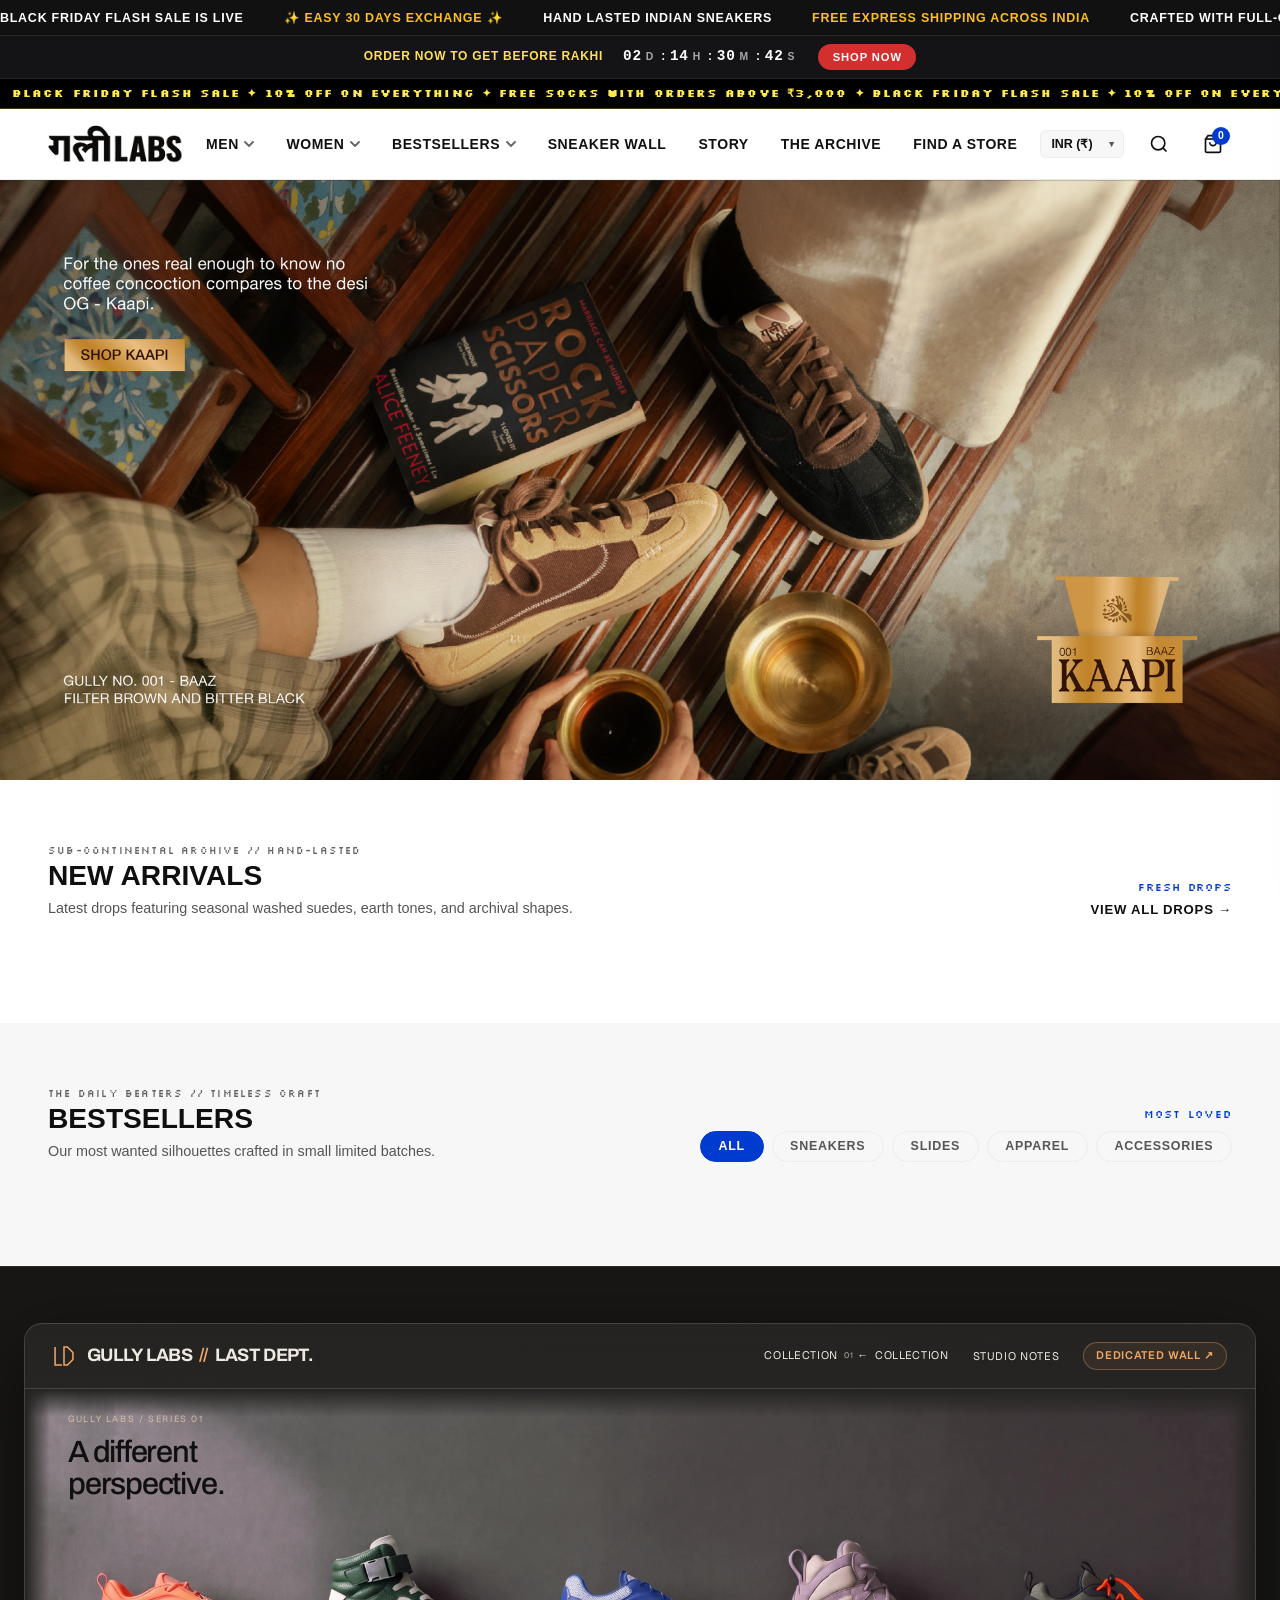
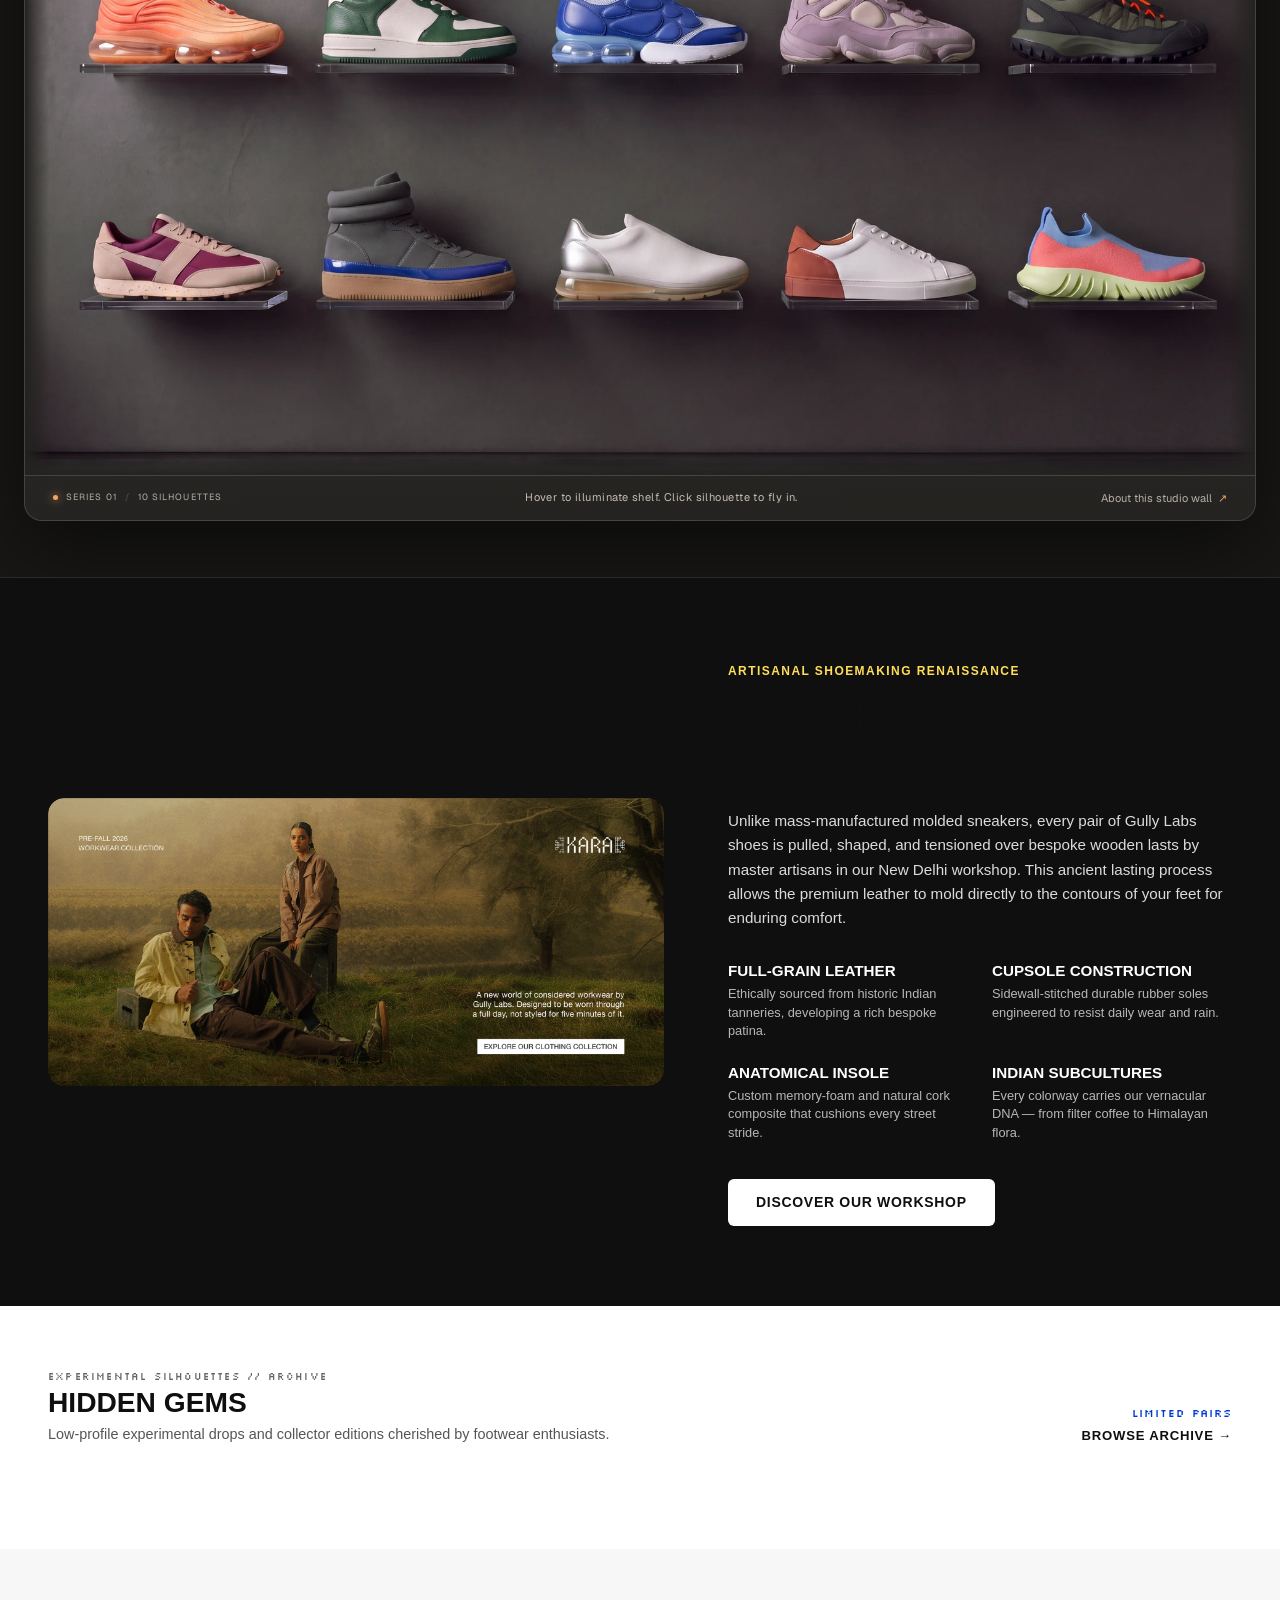
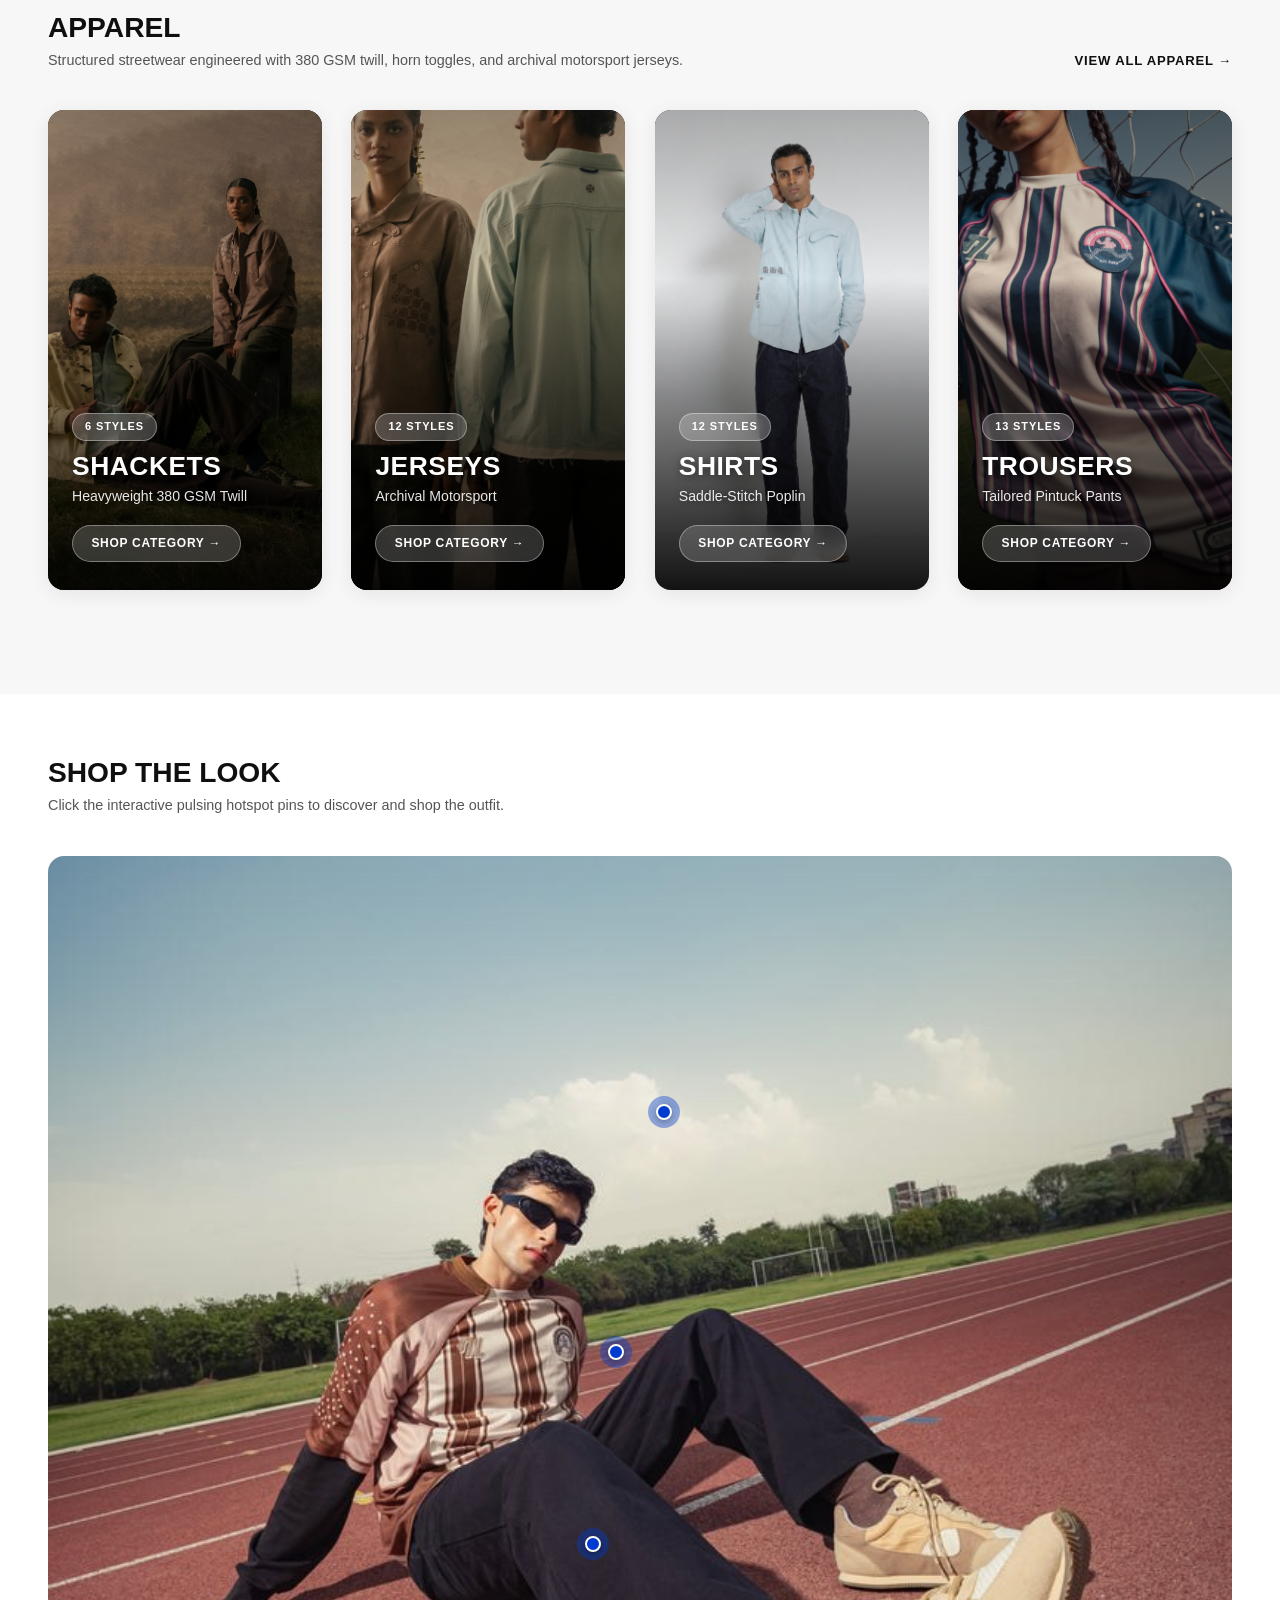
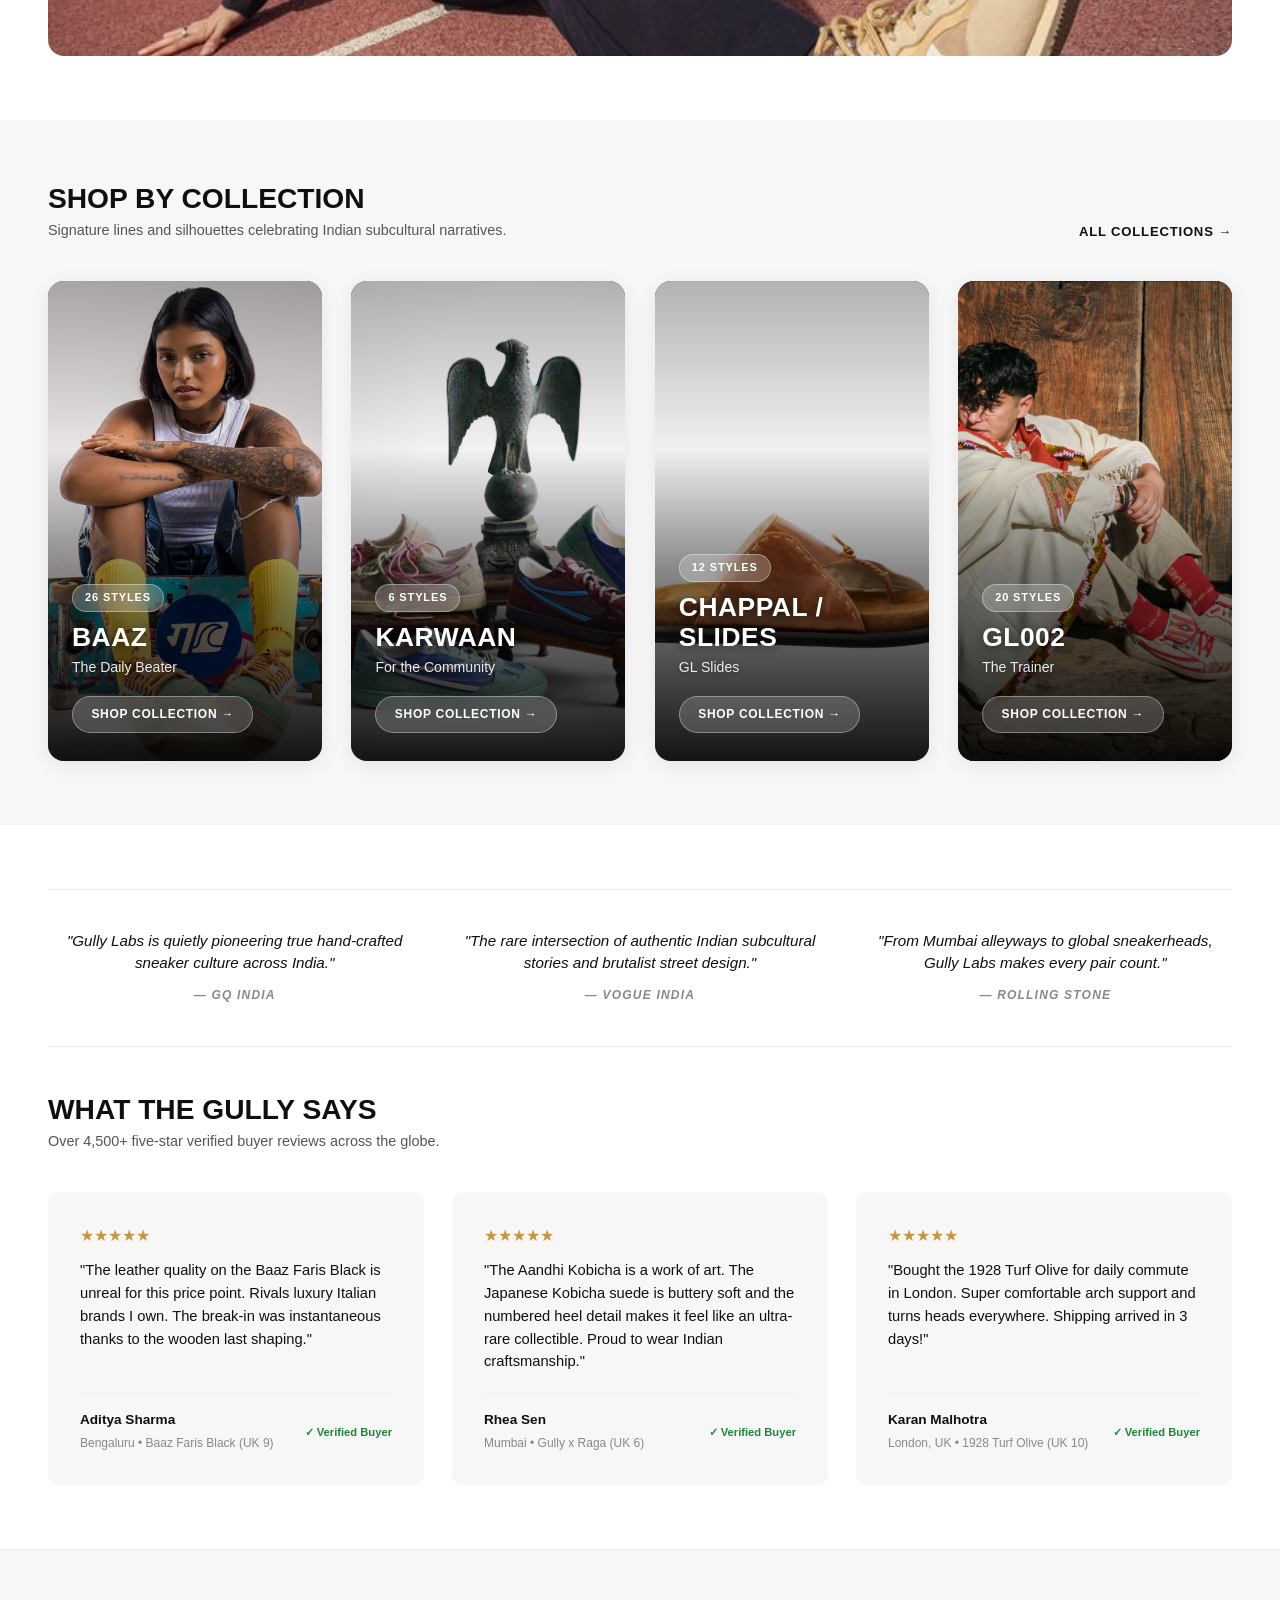
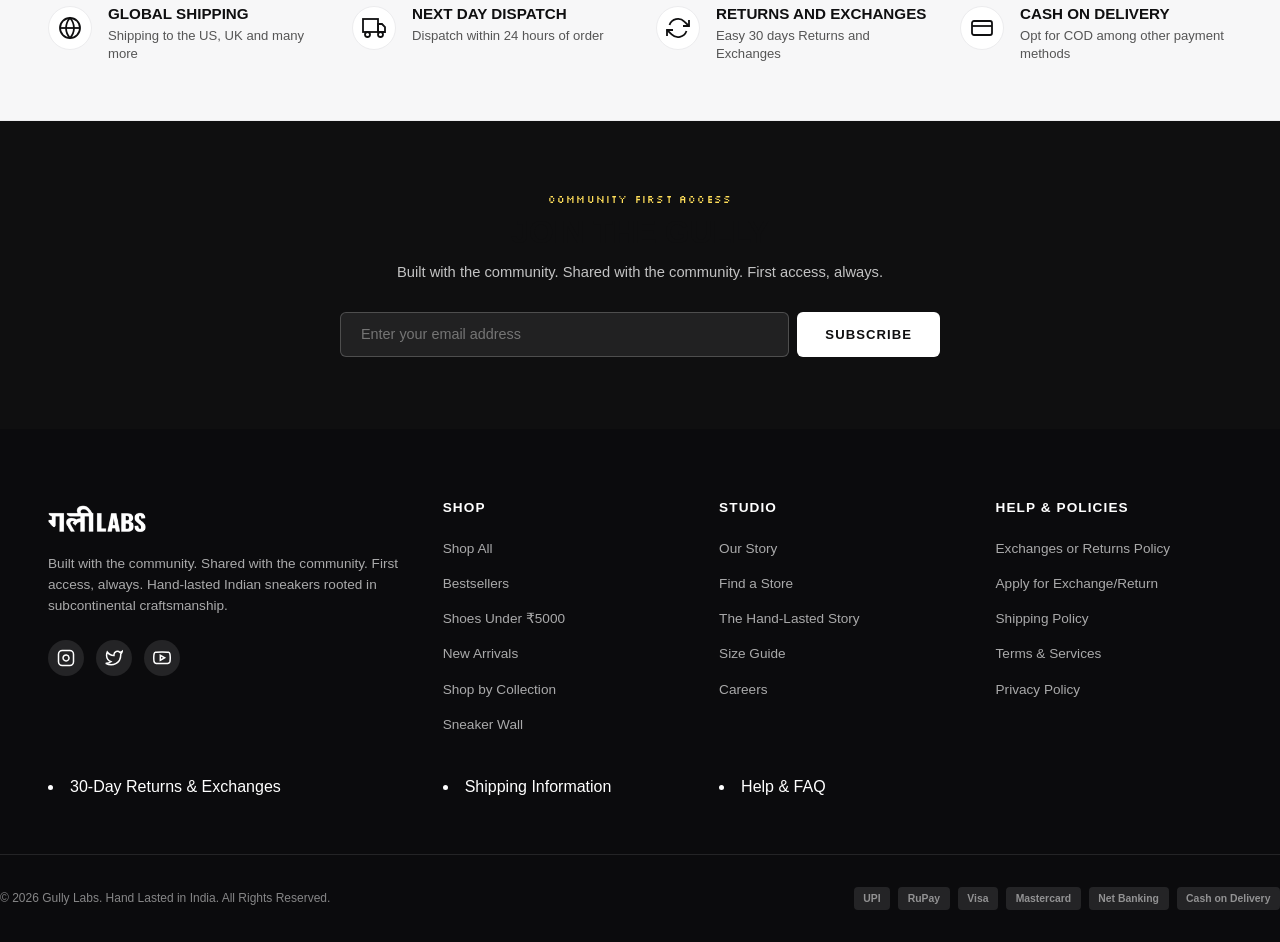
<file: index.html>
<!DOCTYPE html>
<html lang="en">
<head>
  <meta charset="UTF-8">
  <meta name="viewport" content="width=device-width, initial-scale=1.0">
  <title>Gully Labs — Hand Lasted Indian Sneakers</title>
  <meta name="description" content="Hand-lasted Indian sneakers rooted in culture, storytelling, and bespoke craftsmanship. Engineered with full-grain leather, anatomical wooden lasts, and modern streetwear aesthetics.">
  <link rel="icon" type="image/png" href="assets/images/img_000_4ea6318a.png">
  <link rel="preconnect" href="https://fonts.googleapis.com">
  <link rel="preconnect" href="https://fonts.gstatic.com" crossorigin>
  <link href="https://fonts.googleapis.com/css2?family=Silkscreen:wght@400;700&family=Inter:wght@400;500;600;700;800&display=swap" rel="stylesheet">
  <link rel="stylesheet" href="css/style.css">
  <link rel="stylesheet" href="css/sneaker-showcase.css">
  <link rel="stylesheet" href="css/ascenta-last-dept.css">
</head>
<body>

  <!-- 1. Top Announcement Marquee Ticker -->
  <div class="top-bar">
    <div class="marquee-container">
      <div class="marquee-track">
        <span class="marquee-item">Black Friday Flash Sale Is Live</span>
        <span class="marquee-item"><span class="highlight">✨ Easy 30 Days Exchange ✨</span></span>
        <span class="marquee-item">Hand Lasted Indian Sneakers</span>
        <span class="marquee-item"><span class="highlight">Free Express Shipping Across India</span></span>
        <span class="marquee-item">Crafted with Full-Grain Indian Leather</span>
      </div>
      <div class="marquee-track" aria-hidden="true">
        <span class="marquee-item">Black Friday Flash Sale Is Live</span>
        <span class="marquee-item"><span class="highlight">✨ Easy 30 Days Exchange ✨</span></span>
        <span class="marquee-item">Hand Lasted Indian Sneakers</span>
        <span class="marquee-item"><span class="highlight">Free Express Shipping Across India</span></span>
        <span class="marquee-item">Crafted with Full-Grain Indian Leather</span>
      </div>
    </div>
  </div>

  <!-- 2. Countdown Announcement Bar -->
  <div class="scd-bar">
    <span class="scd-label">ORDER NOW TO GET BEFORE RAKHI</span>
    <span class="scd-timer">
      <b id="cdDays">02</b><u>d</u> : <b id="cdHours">14</b><u>h</u> : <b id="cdMins">30</b><u>m</u> : <b id="cdSecs">21</b><u>s</u>
    </span>
    <a href="#bestsellers" class="scd-btn">SHOP NOW</a>
  </div>

  <!-- 3. Black Friday Flash Sale Strip (Live Reference) -->
  <div class="gl-bf-strip" aria-label="Flash sale announcement">
    <div class="marquee-track">
      <span>BLACK FRIDAY FLASH SALE ✦ 10% OFF ON EVERYTHING ✦ FREE SOCKS WITH ORDERS ABOVE ₹3,000 ✦ BLACK FRIDAY FLASH SALE ✦ 10% OFF ON EVERYTHING ✦ FREE SOCKS WITH ORDERS ABOVE ₹3,000</span>
      <span aria-hidden="true">BLACK FRIDAY FLASH SALE ✦ 10% OFF ON EVERYTHING ✦ FREE SOCKS WITH ORDERS ABOVE ₹3,000 ✦ BLACK FRIDAY FLASH SALE ✦ 10% OFF ON EVERYTHING ✦ FREE SOCKS WITH ORDERS ABOVE ₹3,000</span>
    </div>
  </div>

  <!-- 3. Site Sticky Navigation Header -->
  <header class="site-header">
    <div class="container header-inner">
      <button type="button" class="mobile-nav-toggle" id="mobileNavToggle" aria-label="Open Menu">
        <svg width="24" height="24" viewBox="0 0 24 24" fill="none" stroke="currentColor" stroke-width="2">
          <line x1="3" y1="12" x2="21" y2="12"></line>
          <line x1="3" y1="6" x2="21" y2="6"></line>
          <line x1="3" y1="18" x2="21" y2="18"></line>
        </svg>
      </button>

      <!-- Brand Logo -->
      <a href="index.html" class="site-logo">
        <img src="assets/images/img_000_4ea6318a.png" alt="Gully Labs Official Logo">
      </a>

      <!-- Desktop Navigation Menu -->
            <!-- Desktop Navigation Menu with Authentic Gully Labs Mega Menus -->
      <nav class="desktop-nav">
        <!-- 1. Men Mega Menu -->
        <div class="nav-item has-mega" data-mega="mega-men">
          <a href="shop.html?gender=men" class="nav-link">
            Men
            <svg class="nav-chevron" width="10" height="6" viewBox="0 0 10 6" fill="none" stroke="currentColor" stroke-width="1.8">
              <path d="m1 1 4 4 4-4" stroke-linecap="round" stroke-linejoin="round"/>
            </svg>
          </a>
          <div class="mega-menu" id="mega-men">
            <div class="container mega-menu-inner">
              <div class="mega-sidebar">
                <span class="mega-sidebar-title">Collections</span>
                <ul class="mega-sidebar-links">
                  <li><a href="shop.html?gender=men&category=sneakers" class="mega-cat-link active">Sneakers</a></li>
                  <li><a href="shop.html?gender=men&category=slides" class="mega-cat-link">Slides</a></li>
                  <li><a href="shop.html?gender=men&category=apparel" class="mega-cat-link">Clothing &amp; Accessories</a></li>
                  <li><a href="shop.html?gender=men" class="mega-cat-all">View All Men's &rarr;</a></li>
                </ul>
              </div>
              <div class="mega-products-grid">
                <a href="product.html?id=prod-001" class="mega-product-card">
                  <div class="mega-card-img-wrap">
                    <span class="mega-card-badge">Bestseller</span>
                    <img src="assets/images/img_001_d54b9d76.jpeg" alt="Baaz Faris Black" loading="lazy">
                  </div>
                  <div class="mega-card-info">
                    <div class="mega-card-rating"><span>★</span> 4.8 (45)</div>
                    <h4 class="mega-card-title">Baaz Faris Black</h4>
                    <p class="mega-card-price">&#8377;4,290</p>
                  </div>
                </a>
                <a href="product.html?id=prod-002" class="mega-product-card">
                  <div class="mega-card-img-wrap">
                    <span class="mega-card-badge">Limited</span>
                    <img src="assets/images/img_002_5983bf7c.jpeg" alt="Aandhi Kobicha" loading="lazy">
                  </div>
                  <div class="mega-card-info">
                    <div class="mega-card-rating"><span>★</span> 4.9 (32)</div>
                    <h4 class="mega-card-title">Aandhi Kobicha</h4>
                    <p class="mega-card-price">&#8377;4,690</p>
                  </div>
                </a>
                <a href="product.html?id=prod-006" class="mega-product-card">
                  <div class="mega-card-img-wrap">
                    <img src="assets/images/img_005_de05f1f9.jpeg" alt="Baaz Noor Yellow" loading="lazy">
                  </div>
                  <div class="mega-card-info">
                    <div class="mega-card-rating"><span>★</span> 4.7 (28)</div>
                    <h4 class="mega-card-title">Baaz Noor Yellow</h4>
                    <p class="mega-card-price">&#8377;4,290</p>
                  </div>
                </a>
                <a href="product.html?id=prod-012" class="mega-product-card">
                  <div class="mega-card-img-wrap">
                    <img src="assets/images/img_010_52bede2b.jpeg" alt="1928 Turf Olive" loading="lazy">
                  </div>
                  <div class="mega-card-info">
                    <div class="mega-card-rating"><span>★</span> 4.8 (19)</div>
                    <h4 class="mega-card-title">1928 Turf Olive</h4>
                    <p class="mega-card-price">&#8377;4,990</p>
                  </div>
                </a>
              </div>
            </div>
          </div>
        </div>

        <!-- 2. Women Mega Menu -->
        <div class="nav-item has-mega" data-mega="mega-women">
          <a href="shop.html?gender=women" class="nav-link">
            Women
            <svg class="nav-chevron" width="10" height="6" viewBox="0 0 10 6" fill="none" stroke="currentColor" stroke-width="1.8">
              <path d="m1 1 4 4 4-4" stroke-linecap="round" stroke-linejoin="round"/>
            </svg>
          </a>
          <div class="mega-menu" id="mega-women">
            <div class="container mega-menu-inner">
              <div class="mega-sidebar">
                <span class="mega-sidebar-title">Collections</span>
                <ul class="mega-sidebar-links">
                  <li><a href="shop.html?gender=women&category=sneakers" class="mega-cat-link active">Sneakers</a></li>
                  <li><a href="shop.html?gender=women&category=slides" class="mega-cat-link">Slides</a></li>
                  <li><a href="shop.html?gender=women&category=apparel" class="mega-cat-link">Clothing &amp; Accessories</a></li>
                  <li><a href="shop.html?gender=women" class="mega-cat-all">View All Women's &rarr;</a></li>
                </ul>
              </div>
              <div class="mega-products-grid">
                <a href="product.html?id=prod-003" class="mega-product-card">
                  <div class="mega-card-img-wrap">
                    <span class="mega-card-badge">Bestseller</span>
                    <img src="assets/images/img_003_5cfa92d1.jpeg" alt="Baaz Indrani Edition" loading="lazy">
                  </div>
                  <div class="mega-card-info">
                    <div class="mega-card-rating"><span>★</span> 4.9 (42)</div>
                    <h4 class="mega-card-title">Baaz Indrani Edition</h4>
                    <p class="mega-card-price">&#8377;4,590</p>
                  </div>
                </a>
                <a href="product.html?id=prod-011" class="mega-product-card">
                  <div class="mega-card-img-wrap">
                    <span class="mega-card-badge">Exclusive</span>
                    <img src="assets/images/img_051_382939e5.jpeg" alt="Dvaita Calico White" loading="lazy">
                  </div>
                  <div class="mega-card-info">
                    <div class="mega-card-rating"><span>★</span> 4.8 (37)</div>
                    <h4 class="mega-card-title">Dvaita Calico White</h4>
                    <p class="mega-card-price">&#8377;4,290</p>
                  </div>
                </a>
                <a href="product.html?id=prod-005" class="mega-product-card">
                  <div class="mega-card-img-wrap">
                    <span class="mega-card-badge">Special Drop</span>
                    <img src="assets/images/img_007_97e07d5b.jpeg" alt="Buransh Red" loading="lazy">
                  </div>
                  <div class="mega-card-info">
                    <div class="mega-card-rating"><span>★</span> 5.0 (29)</div>
                    <h4 class="mega-card-title">Buransh Red</h4>
                    <p class="mega-card-price">&#8377;4,890</p>
                  </div>
                </a>
                <a href="product.html?id=prod-014" class="mega-product-card">
                  <div class="mega-card-img-wrap">
                    <img src="assets/images/img_013_2db53fb6.jpeg" alt="Saaya Blue" loading="lazy">
                  </div>
                  <div class="mega-card-info">
                    <div class="mega-card-rating"><span>★</span> 4.7 (21)</div>
                    <h4 class="mega-card-title">Gully 004 - Saaya Blue</h4>
                    <p class="mega-card-price">&#8377;3,990</p>
                  </div>
                </a>
              </div>
            </div>
          </div>
        </div>

        <!-- 3. Bestsellers Mega Menu -->
        <div class="nav-item has-mega" data-mega="mega-bestsellers">
          <a href="#bestsellers" class="nav-link">
            Bestsellers
            <svg class="nav-chevron" width="10" height="6" viewBox="0 0 10 6" fill="none" stroke="currentColor" stroke-width="1.8">
              <path d="m1 1 4 4 4-4" stroke-linecap="round" stroke-linejoin="round"/>
            </svg>
          </a>
          <div class="mega-menu" id="mega-bestsellers">
            <div class="container mega-menu-inner">
              <div class="mega-tiles-grid">
                <a href="#bestsellers" class="mega-tile-card">
                  <div class="mega-tile-img-box">
                    <img src="assets/images/img_001_d54b9d76.jpeg" alt="Hand-Lasted Sneakers" loading="lazy">
                  </div>
                  <div class="mega-tile-content">
                    <h3 class="mega-tile-title">Hand-Lasted Sneakers</h3>
                    <p class="mega-tile-desc">Gully No. 001, 002 &amp; Archival Drops</p>
                    <span class="mega-tile-cta">Shop Sneakers &rarr;</span>
                  </div>
                </a>

                <a href="shop.html?category=slides" class="mega-tile-card">
                  <div class="mega-tile-img-box">
                    <img src="assets/images/img_013_2db53fb6.jpeg" alt="Architectural Slides" loading="lazy">
                  </div>
                  <div class="mega-tile-content">
                    <h3 class="mega-tile-title">Architectural Slides</h3>
                    <p class="mega-tile-desc">Gully No. 004 &amp; 005 Everyday Mules</p>
                    <span class="mega-tile-cta">Shop Slides &rarr;</span>
                  </div>
                </a>

                <a href="#apparel" class="mega-tile-card">
                  <div class="mega-tile-img-box">
                    <img src="assets/images/img_019_e5a2553c.jpeg" alt="Apparel &amp; Accessories" loading="lazy">
                  </div>
                  <div class="mega-tile-content">
                    <h3 class="mega-tile-title">Apparel &amp; Accessories</h3>
                    <p class="mega-tile-desc">Heavyweight Twill Shackets, Jerseys &amp; Pants</p>
                    <span class="mega-tile-cta">Shop Apparel &rarr;</span>
                  </div>
                </a>
              </div>
            </div>
          </div>
        </div>

        <a href="#sneaker-wall-section" class="nav-link">Sneaker Wall</a>
        <a href="#story" class="nav-link">Story</a>
        <a href="#hidden-gems" class="nav-link">The Archive</a>
        <a href="help.html#contact" class="nav-link">Find a Store</a>
      </nav>

      <!-- Header Right Utilities -->
      <div class="header-actions">
        <!-- Currency Selector -->
        <div class="currency-select-wrapper">
          <select id="currencySelector" class="currency-select" aria-label="Select Currency">
            <option value="INR">INR (₹)</option>
            <option value="USD">USD ($)</option>
            <option value="EUR">EUR (€)</option>
            <option value="GBP">GBP (£)</option>
            <option value="AED">AED</option>
          </select>
          <span class="currency-icon">▼</span>
        </div>

        <!-- Search Button -->
        <button type="button" class="action-btn" id="searchTrigger" aria-label="Search Catalog">
          <svg width="20" height="20" viewBox="0 0 24 24" fill="none" stroke="currentColor" stroke-width="2">
            <circle cx="11" cy="11" r="8"></circle>
            <line x1="21" y1="21" x2="16.65" y2="16.65"></line>
          </svg>
        </button>

        <!-- Cart Button -->
        <button type="button" class="action-btn" id="cartTrigger" aria-label="Shopping Cart">
          <svg width="20" height="20" viewBox="0 0 24 24" fill="none" stroke="currentColor" stroke-width="2">
            <path d="M6 2L3 6v14a2 2 0 0 0 2 2h14a2 2 0 0 0 2-2V6l-3-4z"></path>
            <line x1="3" y1="6" x2="21" y2="6"></line>
            <path d="M16 10a4 4 0 0 1-8 0"></path>
          </svg>
          <span class="cart-count-badge" id="cartBadge">0</span>
        </button>
      </div>
    </div>
  </header>

  <main>
    <!-- 4. Hero Banner -->
    <section class="hero-section">
      <a href="#bestsellers">
        <img src="assets/images/img_069_b42d4713.png" alt="Gully Labs - Baaz Kaapi" class="hero-bg-img">
      </a>
    </section>

    <!-- 5. New Arrivals Section -->
    <section class="section-wrapper" id="new-arrivals">
      <div class="container">
        <div class="section-head">
          <div>
            <span class="gl-bf-eyebrow">SUB-CONTINENTAL ARCHIVE // HAND-LASTED</span>
            <h2 class="section-title">New Arrivals</h2>
            <p class="section-sub">Latest drops featuring seasonal washed suedes, earth tones, and archival shapes.</p>
          </div>
          <div style="display:flex; flex-direction:column; align-items:flex-end; gap:4px;">
            <span class="gl-bf-sec-sub">FRESH DROPS</span>
            <a href="shop.html?collection=New%20Arrivals" class="view-all-link">View All Drops &rarr;</a>
          </div>
        </div>
        <div class="product-grid" id="newArrivalsGrid">
          <!-- Populated dynamically via app.js -->
        </div>
      </div>
    </section>

    <!-- 6. Bestsellers Section with Filter Tabs -->
    <section class="section-wrapper bg-light" id="bestsellers">
      <div class="container">
        <div class="section-head">
          <div>
            <span class="gl-bf-eyebrow">THE DAILY BEATERS // TIMELESS CRAFT</span>
            <h2 class="section-title">Bestsellers</h2>
            <p class="section-sub">Our most wanted silhouettes crafted in small limited batches.</p>
          </div>
          <div style="display:flex; flex-direction:column; align-items:flex-end; gap:8px;">
            <span class="gl-bf-sec-sub">MOST LOVED</span>
            <div class="filter-tabs" data-target="bestsellersGrid">
              <button type="button" class="tab-btn active" data-filter="all">All</button>
              <button type="button" class="tab-btn" data-filter="sneakers">Sneakers</button>
              <button type="button" class="tab-btn" data-filter="slides">Slides</button>
              <button type="button" class="tab-btn" data-filter="apparel">Apparel</button>
              <button type="button" class="tab-btn" data-filter="accessories">Accessories</button>
            </div>
          </div>
        </div>
        <div class="product-grid" id="bestsellersGrid">
          <!-- Populated dynamically via app.js -->
        </div>
      </div>
    </section>

    <!-- ==========================================================================
         ASCENTA STUDIO "LAST DEPT." INTERACTIVE ILLUMINATED FOOTWEAR WALL
         - 10 Hand-Lasted Silhouettes on illuminated glass shelves
         - Interactive shelf LED lighting & hover tracking
         - Spatial camera flight video transitions & high-res detail frame
         - UK sizing selector & live cart integration
         ========================================================================== -->
    <section class="ascenta-section-wrapper" id="sneaker-wall-section" aria-label="Gully Labs Archival Sneaker Wall">
      <div class="ascenta-container">
        <div class="ascenta-stage-frame">
          <!-- Stage Top Bar -->
          <div class="ascenta-stage-header">
            <div class="ascenta-brand">
              <svg viewBox="0 0 32 32" class="ascenta-brand-mark" aria-hidden="true"><path d="M3 3v26h10M16 3h5l8 8v10l-8 8h-5V3Z" fill="none" stroke="currentColor" stroke-width="2.2"/></svg>
              <span>GULLY LABS <span class="ascenta-brand-dot">//</span> LAST DEPT.</span>
            </div>
            <nav class="ascenta-nav" aria-label="Collection navigation">
              <span class="ascenta-nav-collection">
                <a href="#scene" id="ascenta-details" class="ascenta-nav-link" aria-current="page">Collection <span class="ascenta-nav-count">01</span></a>
                <button type="button" id="ascenta-back" class="ascenta-nav-btn" hidden><span aria-hidden="true">&larr;</span> Collection</button>
              </span>
              <button type="button" class="ascenta-nav-btn" data-studio-open>Studio Notes</button>
              <a href="showcase.html" class="ascenta-nav-link ascenta-fullscreen-link" target="_blank" rel="noopener">Dedicated Wall &nearr;</a>
            </nav>
          </div>

          <!-- Main Lit Wall Scene Viewport -->
          <div class="ascenta-scene-viewport">
            <div class="scene" id="scene" tabindex="-1" aria-label="Gully Labs Archival footwear collection" data-mode="wall">
              <picture>
                <source media="(max-width:760px)" srcset="[data-uri]">
                <img class="wall" src="media-v15/wall-1920.webp" srcset="media-v15/wall-1920.webp 1920w, media-v15/wall-3200.webp 3200w" sizes="100vw" fetchpriority="high" alt="Ten original footwear silhouettes displayed on glass shelves against a dark grey slate wall">
              </picture>
              <div class="collection-intro">
                <p>GULLY LABS / SERIES 01</p>
                <h1>A different<br>perspective.</h1>
              </div>
              <video class="camera" id="forward" muted playsinline preload="none" hidden></video>
              <video class="camera" id="reverse" muted playsinline preload="none" hidden></video>
              <div class="detail-frame" id="destination" hidden></div>
            </div>
          </div>

          <!-- Stage Bottom Status Bar -->
          <div class="ascenta-stage-footer">
            <div class="ascenta-edition">
              <span class="ascenta-live-dot" aria-hidden="true"></span>
              SERIES 01 <span style="opacity:0.35;">/</span> 10 SILHOUETTES
            </div>
            <p id="status" class="ascenta-status" role="status">Hover to illuminate shelf. Click silhouette to fly in.</p>
            <button type="button" class="ascenta-footer-btn" data-studio-open>About this studio wall <span aria-hidden="true">&nearr;</span></button>
          </div>
        </div>
      </div>
    </section>

    <!-- Studio Notes Dialog -->
    <dialog class="ascenta-studio-dialog" id="studio-dialog" aria-labelledby="studio-title">
      <button type="button" class="ascenta-studio-close" aria-label="Close studio notes">Close <span aria-hidden="true">&times;</span></button>
      <p class="ascenta-studio-kicker">GULLY LABS / STUDIO NOTES</p>
      <h2 id="studio-title">A study in form.<br>A different perspective.</h2>
      <p>Ten hand-lasted Indian silhouettes. One shared architectural wall. An archival collection of textures, proportions, and unexpected details, made to be explored up close.</p>
      <div class="ascenta-studio-facts">
        <span>01 / EXPLORE THE WALL</span>
        <span>02 / FIND YOUR SILHOUETTE</span>
        <span>03 / MAKE IT YOURS</span>
      </div>
      <p class="ascenta-studio-disclosure">Gully Labs Archival Series 01. Engineered for craftsmanship, tactile exploration, and daily wear.</p>
      <button type="button" class="ascenta-studio-explore">Explore the collection <span aria-hidden="true">&nearr;</span></button>
    </dialog>

    <!-- 7. The Art of Hand-Lasting (Craft Editorial Banner) -->
    <section class="editorial-craft-section" id="story">
      <div class="container">
        <div class="editorial-grid">
          <div class="editorial-media">
            <img src="assets/images/img_097_8e5f1c1d.png" alt="The Art of Hand-Lasting at Gully Labs">
          </div>
          <div class="editorial-content">
            <span class="editorial-tag">Artisanal Shoemaking Renaissance</span>
            <h2 class="editorial-title">The Art of Hand-Lasting</h2>
            <p class="editorial-desc">
              Unlike mass-manufactured molded sneakers, every pair of Gully Labs shoes is pulled, shaped, and tensioned over bespoke wooden lasts by master artisans in our New Delhi workshop. This ancient lasting process allows the premium leather to mold directly to the contours of your feet for enduring comfort.
            </p>
            <div class="editorial-pillars">
              <div class="pillar-item">
                <h5>Full-Grain Leather</h5>
                <p>Ethically sourced from historic Indian tanneries, developing a rich bespoke patina.</p>
              </div>
              <div class="pillar-item">
                <h5>Cupsole Construction</h5>
                <p>Sidewall-stitched durable rubber soles engineered to resist daily wear and rain.</p>
              </div>
              <div class="pillar-item">
                <h5>Anatomical Insole</h5>
                <p>Custom memory-foam and natural cork composite that cushions every street stride.</p>
              </div>
              <div class="pillar-item">
                <h5>Indian Subcultures</h5>
                <p>Every colorway carries our vernacular DNA — from filter coffee to Himalayan flora.</p>
              </div>
            </div>
            <a href="story.html" class="btn btn-white">Discover Our Workshop</a>
          </div>
        </div>
      </div>
    </section>

    <!-- 8. Hidden Gems Section -->
    <section class="section-wrapper" id="hidden-gems">
      <div class="container">
        <div class="section-head">
          <div>
            <span class="gl-bf-eyebrow">EXPERIMENTAL SILHOUETTES // ARCHIVE</span>
            <h2 class="section-title">Hidden Gems</h2>
            <p class="section-sub">Low-profile experimental drops and collector editions cherished by footwear enthusiasts.</p>
          </div>
          <div style="display:flex; flex-direction:column; align-items:flex-end; gap:4px;">
            <span class="gl-bf-sec-sub">LIMITED PAIRS</span>
            <a href="shop.html" class="view-all-link">Browse Archive &rarr;</a>
          </div>
        </div>
        <div class="product-grid" id="hiddenGemsGrid">
          <!-- Populated dynamically via app.js -->
        </div>
      </div>
    </section>

    <!-- 9. APPAREL Section (4 Categories + Products) -->
    <section class="section-wrapper bg-light" id="apparel">
      <div class="container">
        <div class="section-head">
          <div>
            <h2 class="section-title">Apparel</h2>
            <p class="section-sub">Structured streetwear engineered with 380 GSM twill, horn toggles, and archival motorsport jerseys.</p>
          </div>
          <a href="shop.html?category=apparel" class="view-all-link">View All Apparel &rarr;</a>
        </div>

        <!-- 4 Apparel Category Cards -->
        <div class="collections-grid" style="margin-bottom: 2.5rem;">
          <a href="shop.html?category=apparel" class="collection-card">
            <img src="assets/images/img_098_3d0a0ae1.png" alt="Shackets" loading="lazy">
            <div class="collection-overlay">
              <span class="collection-tag">6 Styles</span>
              <h3 class="collection-card-title">Shackets</h3>
              <p class="collection-card-sub">Heavyweight 380 GSM Twill</p>
              <span class="collection-card-link">Shop Category &rarr;</span>
            </div>
          </a>
          <a href="shop.html?category=apparel" class="collection-card">
            <img src="assets/images/img_100_d0d22761.png" alt="Jerseys" loading="lazy">
            <div class="collection-overlay">
              <span class="collection-tag">12 Styles</span>
              <h3 class="collection-card-title">Jerseys</h3>
              <p class="collection-card-sub">Archival Motorsport</p>
              <span class="collection-card-link">Shop Category &rarr;</span>
            </div>
          </a>
          <a href="shop.html?category=apparel" class="collection-card">
            <img src="assets/images/img_020_7824d691.jpeg" alt="Shirts" loading="lazy">
            <div class="collection-overlay">
              <span class="collection-tag">12 Styles</span>
              <h3 class="collection-card-title">Shirts</h3>
              <p class="collection-card-sub">Saddle-Stitch Poplin</p>
              <span class="collection-card-link">Shop Category &rarr;</span>
            </div>
          </a>
          <a href="shop.html?category=apparel" class="collection-card">
            <img src="assets/images/img_099_75ffa795.png" alt="Trousers" loading="lazy">
            <div class="collection-overlay">
              <span class="collection-tag">13 Styles</span>
              <h3 class="collection-card-title">Trousers</h3>
              <p class="collection-card-sub">Tailored Pintuck Pants</p>
              <span class="collection-card-link">Shop Category &rarr;</span>
            </div>
          </a>
        </div>

        <!-- Apparel Product Grid -->
        <div class="product-grid" id="apparelGrid">
          <!-- Populated dynamically via app.js -->
        </div>
      </div>
    </section>

    <!-- 10. Shop The Look (Interactive Lookbook) -->
    <section class="section-wrapper" id="lookbook">
      <div class="container">
        <div class="section-head">
          <div>
            <h2 class="section-title">Shop The Look</h2>
            <p class="section-sub">Click the interactive pulsing hotspot pins to discover and shop the outfit.</p>
          </div>
        </div>

        <div class="lookbook-container">
          <img src="assets/images/img_102_60f12da0.jpeg" alt="Gully Labs Streetwear Lookbook" class="lookbook-img">

          <!-- Pin 1: Jersey -->
          <div class="lookbook-pin" style="top: 32%; left: 52%;">
            <div class="pin-pulse"></div>
            <div class="pin-core"></div>
            <div class="pin-popover">
              <img src="assets/images/img_103_dec6d4ae.jpeg" alt="Gully 17 Jersey">
              <div class="pin-popover-info">
                <strong>Gully 17 Jersey - Gati Beige</strong>
                <span data-price-inr="1990">₹1,990</span>
                <button type="button" class="btn btn-primary" style="padding:0.35rem 0.75rem; font-size:0.7rem; margin-top:0.35rem;" onclick="addToCart('prod-018', 'M', 1)">+ Add to Bag</button>
              </div>
            </div>
          </div>

          <!-- Pin 2: Pant -->
          <div class="lookbook-pin" style="top: 62%; left: 48%;">
            <div class="pin-pulse"></div>
            <div class="pin-core"></div>
            <div class="pin-popover">
              <img src="assets/images/img_042_071b5b28.png" alt="Kara Pintuck Pant">
              <div class="pin-popover-info">
                <strong>Kara Pintuck Pant - Olive</strong>
                <span data-price-inr="2995">₹2,995</span>
                <button type="button" class="btn btn-primary" style="padding:0.35rem 0.75rem; font-size:0.7rem; margin-top:0.35rem;" onclick="addToCart('prod-017', 'M (32)', 1)">+ Add to Bag</button>
              </div>
            </div>
          </div>

          <!-- Pin 3: Sneaker -->
          <div class="lookbook-pin" style="top: 86%; left: 46%;">
            <div class="pin-pulse"></div>
            <div class="pin-core"></div>
            <div class="pin-popover">
              <img src="assets/images/img_010_52bede2b.jpeg" alt="1928 Turf Olive">
              <div class="pin-popover-info">
                <strong>1928 Turf Olive Runner</strong>
                <span data-price-inr="7490">₹7,490</span>
                <button type="button" class="btn btn-primary" style="padding:0.35rem 0.75rem; font-size:0.7rem; margin-top:0.35rem;" onclick="addToCart('prod-012', 'UK 8', 1)">+ Add to Bag</button>
              </div>
            </div>
          </div>
        </div>
      </div>
    </section>

    <!-- 11. SHOP BY COLLECTION -->
    <section class="section-wrapper bg-light" id="collections">
      <div class="container">
        <div class="section-head">
          <div>
            <h2 class="section-title">Shop by Collection</h2>
            <p class="section-sub">Signature lines and silhouettes celebrating Indian subcultural narratives.</p>
          </div>
          <a href="collections.html" class="view-all-link">All Collections &rarr;</a>
        </div>

        <div class="collections-grid">
          <!-- Card 1: Baaz -->
          <a href="shop.html?collection=Gully%20Number%20001" class="collection-card">
            <img src="assets/images/img_087_ad5f8296.jpeg" alt="Baaz Collection" loading="lazy">
            <div class="collection-overlay">
              <span class="collection-tag">26 Styles</span>
              <h3 class="collection-card-title">Baaz</h3>
              <p class="collection-card-sub">The Daily Beater</p>
              <span class="collection-card-link">Shop Collection &rarr;</span>
            </div>
          </a>

          <!-- Card 2: Karwaan -->
          <a href="shop.html?collection=Collaborations" class="collection-card">
            <img src="assets/images/img_088_800c511a.jpeg" alt="Karwaan Collection" loading="lazy">
            <div class="collection-overlay">
              <span class="collection-tag">6 Styles</span>
              <h3 class="collection-card-title">Karwaan</h3>
              <p class="collection-card-sub">For the Community</p>
              <span class="collection-card-link">Shop Collection &rarr;</span>
            </div>
          </a>

          <!-- Card 3: Chappal / Slides -->
          <a href="shop.html?category=slides" class="collection-card">
            <img src="assets/images/img_011_fb7c1694.jpeg" alt="Chappal / Slides Collection" loading="lazy">
            <div class="collection-overlay">
              <span class="collection-tag">12 Styles</span>
              <h3 class="collection-card-title">Chappal / Slides</h3>
              <p class="collection-card-sub">GL Slides</p>
              <span class="collection-card-link">Shop Collection &rarr;</span>
            </div>
          </a>

          <!-- Card 4: GL002 -->
          <a href="shop.html?collection=New%20Arrivals" class="collection-card">
            <img src="assets/images/img_089_035772de.png" alt="GL002 Collection" loading="lazy">
            <div class="collection-overlay">
              <span class="collection-tag">20 Styles</span>
              <h3 class="collection-card-title">GL002</h3>
              <p class="collection-card-sub">The Trainer</p>
              <span class="collection-card-link">Shop Collection &rarr;</span>
            </div>
          </a>
        </div>
      </div>
    </section>

    <!-- 12. Around the Globe (Press Quotes & Reviews) -->
    <section class="section-wrapper" id="reviews">
      <div class="container">
        <!-- Press Quotes Strip -->
        <div class="press-strip">
          <div class="press-item">
            <blockquote>"Gully Labs is quietly pioneering true hand-crafted sneaker culture across India."</blockquote>
            <cite>— GQ India</cite>
          </div>
          <div class="press-item">
            <blockquote>"The rare intersection of authentic Indian subcultural stories and brutalist street design."</blockquote>
            <cite>— Vogue India</cite>
          </div>
          <div class="press-item">
            <blockquote>"From Mumbai alleyways to global sneakerheads, Gully Labs makes every pair count."</blockquote>
            <cite>— Rolling Stone</cite>
          </div>
        </div>

        <div class="section-head">
          <div>
            <h2 class="section-title">What The Gully Says</h2>
            <p class="section-sub">Over 4,500+ five-star verified buyer reviews across the globe.</p>
          </div>
        </div>

        <div class="reviews-grid">
          <div class="review-card">
            <div>
              <div class="review-stars">★★★★★</div>
              <p class="review-text">
                "The leather quality on the Baaz Faris Black is unreal for this price point. Rivals luxury Italian brands I own. The break-in was instantaneous thanks to the wooden last shaping."
              </p>
            </div>
            <div class="review-author">
              <div class="author-info">
                <strong>Aditya Sharma</strong>
                <span>Bengaluru • Baaz Faris Black (UK 9)</span>
              </div>
              <span class="verified-badge">✓ Verified Buyer</span>
            </div>
          </div>

          <div class="review-card">
            <div>
              <div class="review-stars">★★★★★</div>
              <p class="review-text">
                "The Aandhi Kobicha is a work of art. The Japanese Kobicha suede is buttery soft and the numbered heel detail makes it feel like an ultra-rare collectible. Proud to wear Indian craftsmanship."
              </p>
            </div>
            <div class="review-author">
              <div class="author-info">
                <strong>Rhea Sen</strong>
                <span>Mumbai • Gully x Raga (UK 6)</span>
              </div>
              <span class="verified-badge">✓ Verified Buyer</span>
            </div>
          </div>

          <div class="review-card">
            <div>
              <div class="review-stars">★★★★★</div>
              <p class="review-text">
                "Bought the 1928 Turf Olive for daily commute in London. Super comfortable arch support and turns heads everywhere. Shipping arrived in 3 days!"
              </p>
            </div>
            <div class="review-author">
              <div class="author-info">
                <strong>Karan Malhotra</strong>
                <span>London, UK • 1928 Turf Olive (UK 10)</span>
              </div>
              <span class="verified-badge">✓ Verified Buyer</span>
            </div>
          </div>
        </div>
      </div>
    </section>

    <!-- 13. Multicolumn Trust Props (Live Gully Labs Reference) -->
    <section class="trust-section">
      <div class="container">
        <div class="trust-grid">
          <div class="trust-item">
            <div class="trust-icon">
              <svg width="24" height="24" viewBox="0 0 24 24" fill="none" stroke="currentColor" stroke-width="1.8">
                <circle cx="12" cy="12" r="10"></circle>
                <line x1="2" y1="12" x2="22" y2="12"></line>
                <path d="M12 2a15.3 15.3 0 0 1 4 10 15.3 15.3 0 0 1-4 10 15.3 15.3 0 0 1-4-10 15.3 15.3 0 0 1 4-10z"></path>
              </svg>
            </div>
            <div class="trust-text">
              <h4>Global Shipping</h4>
              <p>Shipping to the US, UK and many more</p>
            </div>
          </div>

          <div class="trust-item">
            <div class="trust-icon">
              <svg width="24" height="24" viewBox="0 0 24 24" fill="none" stroke="currentColor" stroke-width="1.8">
                <rect x="1" y="3" width="15" height="13"></rect>
                <polygon points="16 8 20 8 23 11 23 16 16 16 16 8"></polygon>
                <circle cx="5.5" cy="18.5" r="2.5"></circle>
                <circle cx="18.5" cy="18.5" r="2.5"></circle>
              </svg>
            </div>
            <div class="trust-text">
              <h4>Next Day Dispatch</h4>
              <p>Dispatch within 24 hours of order</p>
            </div>
          </div>

          <div class="trust-item">
            <div class="trust-icon">
              <svg width="24" height="24" viewBox="0 0 24 24" fill="none" stroke="currentColor" stroke-width="1.8">
                <polyline points="23 4 23 10 17 10"></polyline>
                <polyline points="1 20 1 14 7 14"></polyline>
                <path d="M3.51 9a9 9 0 0 1 14.85-3.36L23 10M1 14l4.64 4.36A9 9 0 0 0 20.49 15"></path>
              </svg>
            </div>
            <div class="trust-text">
              <h4>Returns and Exchanges</h4>
              <p>Easy 30 days Returns and Exchanges</p>
            </div>
          </div>

          <div class="trust-item">
            <div class="trust-icon">
              <svg width="24" height="24" viewBox="0 0 24 24" fill="none" stroke="currentColor" stroke-width="1.8">
                <rect x="2" y="5" width="20" height="14" rx="2"></rect>
                <line x1="2" y1="10" x2="22" y2="10"></line>
              </svg>
            </div>
            <div class="trust-text">
              <h4>Cash on Delivery</h4>
              <p>Opt for COD among other payment methods</p>
            </div>
          </div>
        </div>
      </div>
    </section>

    <!-- 14. Newsletter ("Join The Gully") -->
    <section class="newsletter-section">
      <div class="container">
        <div class="newsletter-box">
          <span class="gl-bf-eyebrow" style="color:var(--color-yellow); margin-bottom:8px;">COMMUNITY FIRST ACCESS</span>
          <h3>Join The Gully</h3>
          <p>Built with the community. Shared with the community. First access, always.</p>
          <form class="newsletter-form" onsubmit="event.preventDefault(); showToast('Welcome to The Gully family!'); this.reset();">
            <input type="email" placeholder="Enter your email address" class="newsletter-input" required>
            <button type="submit" class="newsletter-btn">Subscribe</button>
          </form>
        </div>
      </div>
    </section>
  </main>

  <!-- 15. Site Footer -->
  <footer class="site-footer">
    <div class="container">
      <div class="footer-grid">
        <div class="footer-brand">
          <img src="assets/images/img_119_66279144.png" alt="Gully Labs">
          <p>
            Built with the community. Shared with the community. First access, always. Hand-lasted Indian sneakers rooted in subcontinental craftsmanship.
          </p>
          <div class="social-row">
            <a href="https://instagram.com" target="_blank" rel="noopener" class="social-btn" aria-label="Instagram">
              <svg width="18" height="18" viewBox="0 0 24 24" fill="none" stroke="currentColor" stroke-width="2"><rect x="2" y="2" width="20" height="20" rx="5" ry="5"></rect><path d="M16 11.37A4 4 0 1 1 12.63 8 4 4 0 0 1 16 11.37z"></path><line x1="17.5" y1="6.5" x2="17.51" y2="6.5"></line></svg>
            </a>
            <a href="https://twitter.com" target="_blank" rel="noopener" class="social-btn" aria-label="Twitter">
              <svg width="18" height="18" viewBox="0 0 24 24" fill="none" stroke="currentColor" stroke-width="2"><path d="M23 3a10.9 10.9 0 0 1-3.14 1.53 4.48 4.48 0 0 0-7.86 3v1A10.66 10.66 0 0 1 3 4s-4 9 5 13a11.64 11.64 0 0 1-7 2c9 5 20 0 20-11.5a4.5 4.5 0 0 0-.08-.83A7.72 7.72 0 0 0 23 3z"></path></svg>
            </a>
            <a href="https://youtube.com" target="_blank" rel="noopener" class="social-btn" aria-label="YouTube">
              <svg width="18" height="18" viewBox="0 0 24 24" fill="none" stroke="currentColor" stroke-width="2"><path d="M22.54 6.42a2.78 2.78 0 0 0-1.94-2C18.88 4 12 4 12 4s-6.88 0-8.6.46a2.78 2.78 0 0 0-1.94 2A29 29 0 0 0 1 11.75a29 29 0 0 0 .46 5.33A2.78 2.78 0 0 0 3.4 19c1.72.46 8.6.46 8.6.46s6.88 0 8.6-.46a2.78 2.78 0 0 0 1.94-2 29 29 0 0 0 .46-5.25 29 29 0 0 0-.46-5.33z"></path><polygon points="9.75 15.02 15.5 11.75 9.75 8.48 9.75 15.02"></polygon></svg>
            </a>
          </div>
        </div>

        <div class="footer-col">
          <h5>Shop</h5>
          <ul class="footer-links">
            <li><a href="shop.html">Shop All</a></li>
            <li><a href="#bestsellers">Bestsellers</a></li>
            <li><a href="shop.html?maxPrice=5000">Shoes Under ₹5000</a></li>
            <li><a href="#new-arrivals">New Arrivals</a></li>
            <li><a href="#collections">Shop by Collection</a></li>
            <li><a href="#sneaker-wall-section">Sneaker Wall</a></li>
          </ul>
        </div>

        <div class="footer-col">
          <h5>Studio</h5>
          <ul class="footer-links">
            <li><a href="story.html">Our Story</a></li>
            <li><a href="help.html#contact">Find a Store</a></li>
            <li><a href="#story">The Hand-Lasted Story</a></li>
            <li><a href="help.html#size-guide">Size Guide</a></li>
            <li><a href="story.html#careers">Careers</a></li>
          </ul>
        </div>

        <div class="footer-col">
          <h5>Help & Policies</h5>
          <ul class="footer-links">
            <li><a href="help.html#returns">Exchanges or Returns Policy</a></li>
            <li><a href="help.html#exchange-form">Apply for Exchange/Return</a></li>
            <li><a href="help.html#shipping">Shipping Policy</a></li>
            <li><a href="help.html#terms">Terms & Services</a></li>
            <li><a href="help.html#privacy">Privacy Policy</a></li>
          </ul>
        </div>
            <li><a href="help.html#returns">30-Day Returns & Exchanges</a></li>
            <li><a href="help.html#shipping">Shipping Information</a></li>
            <li><a href="help.html">Help & FAQ</a></li>
          </ul>
        </div>
      </div>

      <div class="footer-bottom">
        <p>© 2026 Gully Labs. Hand Lasted in India. All Rights Reserved.</p>
        <div class="payment-badges">
          <span class="payment-badge">UPI</span>
          <span class="payment-badge">RuPay</span>
          <span class="payment-badge">Visa</span>
          <span class="payment-badge">Mastercard</span>
          <span class="payment-badge">Net Banking</span>
          <span class="payment-badge">Cash on Delivery</span>
        </div>
      </div>
    </div>
  </footer>

    <!-- Slide-out Cart Drawer -->
  <div class="cart-drawer" id="cartDrawer" role="dialog" aria-modal="true" aria-label="Shopping Cart">
    <!-- Drawer Header -->
    <div class="cart-drawer-header">
      <div class="cart-drawer-title-row">
        <h3 class="cart-drawer-title">Your Bag</h3>
        <span class="cart-drawer-count">(<span class="cart-count-badge">0</span>)</span>
      </div>
      <button type="button" class="cart-drawer-close" id="cartDrawerClose" aria-label="Close Cart">&times;</button>
    </div>

    <!-- Free Shipping Progress Meter -->
    <div class="shipping-meter-box">
      <div class="shipping-meter-label" id="shippingMeterText">
        Add ₹5,000 for Free Express Shipping Across India!
      </div>
      <div class="meter-track">
        <div class="meter-bar" id="shippingMeterBar" style="width: 0%;"></div>
      </div>
    </div>

    <!-- Scrollable Items Body -->
    <div class="cart-drawer-body" id="cartDrawerItems">
      <!-- Populated via renderCart() in js/app.js -->
    </div>

    <!-- Drawer Footer / Pinned to Bottom -->
    <div class="cart-drawer-footer">
      <!-- Promo Box -->
      <div class="promo-box">
        <input type="text" id="promoInput" placeholder="Promo code (e.g. GULLY10)" class="promo-input">
        <button type="button" id="applyPromoBtn" class="promo-btn">Apply</button>
      </div>

      <!-- Subtotal Row -->
      <div class="subtotal-row">
        <span>Estimated Subtotal:</span>
        <span id="cartSubtotal">₹0</span>
      </div>
      <p class="drawer-tax-note">MRP inclusive of all taxes • Free doorstep exchanges across India.</p>

      <!-- Checkout Button -->
      <a href="checkout.html" class="checkout-btn" id="checkoutBtn">
        Proceed to Secure Checkout &rarr;
      </a>
      <a href="cart.html" class="view-bag-link">
        View Full Shopping Bag &rarr;
      </a>
    </div>
  </div>



  <!-- Slide-down Search Drawer -->
  <div class="search-drawer" id="searchDrawer" style="position:fixed; top:-300px; left:0; width:100%; background:#ffffff; box-shadow:0 8px 30px rgba(0,0,0,0.15); z-index:2000; padding:2rem 1.5rem; transition:top 0.35s ease;">
    <div class="container" style="max-width:800px;">
      <div style="display:flex; justify-content:space-between; align-items:center; margin-bottom:1.5rem;">
        <span style="font-size:0.85rem; font-weight:800; text-transform:uppercase;">Search Gully Labs</span>
        <button type="button" id="searchDrawerClose" style="font-size:1.5rem; line-height:1;">&times;</button>
      </div>
      <div style="display:flex; align-items:center; border:2px solid var(--color-black); border-radius:var(--radius-sm); padding:0.65rem 1rem; gap:0.75rem;">
        <svg width="20" height="20" viewBox="0 0 24 24" fill="none" stroke="currentColor" stroke-width="2">
          <circle cx="11" cy="11" r="8"></circle>
          <line x1="21" y1="21" x2="16.65" y2="16.65"></line>
        </svg>
        <input type="text" id="searchInput" placeholder="Search sneakers, apparel, or colorways..." style="border:none; outline:none; width:100%; font-size:1rem; font-weight:600;">
      </div>
      <div id="searchResults" style="margin-top:1.5rem; max-height:300px; overflow-y:auto; display:flex; flex-direction:column; gap:0.75rem;"></div>
    </div>
  </div>

  <!-- Mobile Navigation Drawer -->
  <div class="mobile-nav-drawer" id="mobileNavDrawer" style="position:fixed; top:0; left:-320px; width:300px; height:100vh; background:#ffffff; box-shadow:8px 0 32px rgba(0,0,0,0.15); z-index:2000; padding:2rem 1.5rem; display:flex; flex-direction:column; transition:left 0.35s ease;">
    <div style="display:flex; justify-content:space-between; align-items:center; margin-bottom:2rem;">
      <img src="assets/images/img_000_4ea6318a.png" alt="Gully Labs" style="height:32px;">
      <button type="button" id="mobileNavClose" style="font-size:1.75rem; line-height:1;">&times;</button>
    </div>
    <ul style="list-style:none; display:flex; flex-direction:column; gap:1.25rem;">
      <li><a href="#bestsellers" onclick="closeDrawers()" style="font-size:1.1rem; font-weight:700;">Men</a></li>
      <li><a href="#bestsellers" onclick="closeDrawers()" style="font-size:1.1rem; font-weight:700;">Women</a></li>
      <li><a href="#bestsellers" onclick="closeDrawers()" style="font-size:1.1rem; font-weight:700;">Bestsellers</a></li>
      <li><a href="#sneaker-wall-section" onclick="closeDrawers()" style="font-size:1.1rem; font-weight:700; color:var(--color-blue);">Sneaker Wall</a></li>
      <li><a href="#story" onclick="closeDrawers()" style="font-size:1.1rem; font-weight:700;">Story</a></li>
      <li><a href="#hidden-gems" onclick="closeDrawers()" style="font-size:1.1rem; font-weight:700;">The Archive</a></li>
      <li><a href="help.html#contact" onclick="closeDrawers()" style="font-size:1.1rem; font-weight:700;">Find a Store</a></li>
      <li><a href="shop.html" onclick="closeDrawers()" style="font-size:1.1rem; font-weight:700;">Shop All</a></li>
    </ul>
  </div>

  <!-- Global Backdrop -->
  <div class="drawer-backdrop" id="drawerBackdrop"></div>

  <!-- Toast Notification -->
  <div class="toast-msg" id="toastMsg">Added to your bag!</div>

  <!-- Scripts -->
  <script src="data/products.js"></script>
  <script src="js/app.js"></script>
  <script defer src="js/ascenta-last-dept.js"></script>
</body>
</html>
</file>
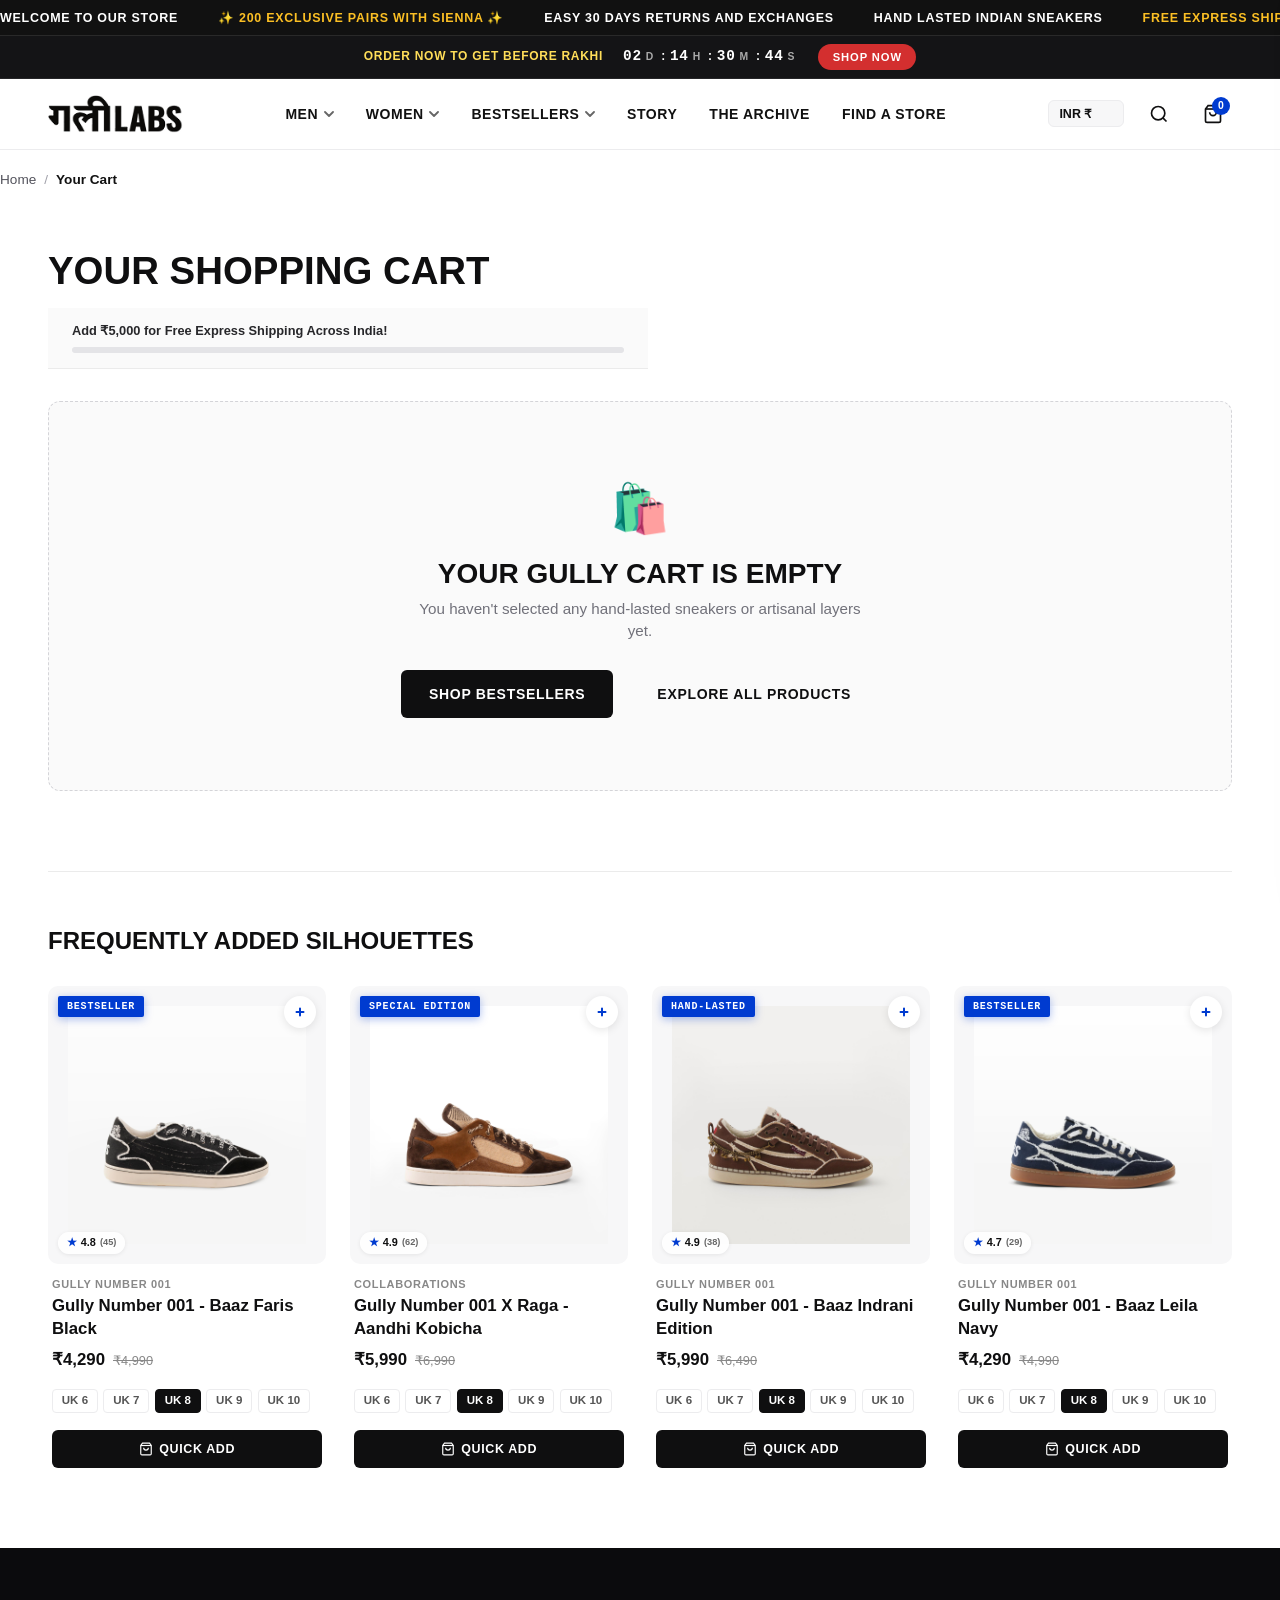
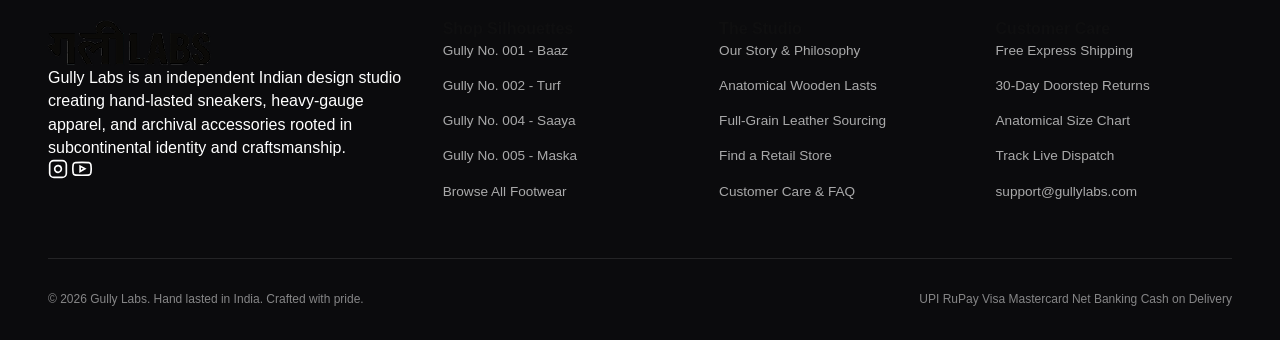
<file: cart.html>
<!DOCTYPE html>
<html lang="en">
<head>
  <meta charset="UTF-8">
  <meta name="viewport" content="width=device-width, initial-scale=1.0">
  <title>Your Cart | Gully Labs</title>
  <meta name="description" content="Review your hand-lasted Indian sneakers and artisanal apparel before secure checkout.">
  <link rel="stylesheet" href="css/style.css">
</head>
<body>

  <!-- 1. Top Announcement Marquee Ticker -->
  <div class="top-bar">
    <div class="marquee-container">
      <div class="marquee-track">
        <span class="marquee-item">Welcome to our store</span>
        <span class="marquee-item"><span class="highlight">✨ 200 Exclusive pairs with Sienna ✨</span></span>
        <span class="marquee-item">Easy 30 Days Returns and Exchanges</span>
        <span class="marquee-item">Hand Lasted Indian Sneakers</span>
        <span class="marquee-item"><span class="highlight">Free Express Shipping Across India</span></span>
        <span class="marquee-item">Crafted with Full-Grain Indian Leather</span>
      </div>
      <div class="marquee-track" aria-hidden="true">
        <span class="marquee-item">Welcome to our store</span>
        <span class="marquee-item"><span class="highlight">✨ 200 Exclusive pairs with Sienna ✨</span></span>
        <span class="marquee-item">Easy 30 Days Returns and Exchanges</span>
        <span class="marquee-item">Hand Lasted Indian Sneakers</span>
        <span class="marquee-item"><span class="highlight">Free Express Shipping Across India</span></span>
        <span class="marquee-item">Crafted with Full-Grain Indian Leather</span>
      </div>
    </div>
  </div>

  <!-- 2. Countdown Announcement Bar -->
  <div class="scd-bar">
    <span class="scd-label">ORDER NOW TO GET BEFORE RAKHI</span>
    <span class="scd-timer">
      <b id="cdDays">02</b><u>d</u> : <b id="cdHours">14</b><u>h</u> : <b id="cdMins">30</b><u>m</u> : <b id="cdSecs">21</b><u>s</u>
    </span>
    <a href="shop.html" class="scd-btn">SHOP NOW</a>
  </div>

  <!-- 3. Site Header Navigation -->
  <header class="site-header" id="mainHeader">
    <div class="container header-inner">
      <button type="button" class="mobile-nav-toggle" id="mobileNavToggle" aria-label="Open Navigation Menu">
        <svg width="24" height="24" viewBox="0 0 24 24" fill="none" stroke="currentColor" stroke-width="2">
          <line x1="3" y1="12" x2="21" y2="12"></line>
          <line x1="3" y1="6" x2="21" y2="6"></line>
          <line x1="3" y1="18" x2="21" y2="18"></line>
        </svg>
      </button>

      <a href="index.html" class="site-logo">
        <img src="assets/images/img_000_4ea6318a.png" alt="Gully Labs" class="logo-img">
      </a>

      <!-- Desktop Navigation Menu with Mega Menus -->
      <nav class="desktop-nav">
        <!-- Men Mega Menu -->
        <div class="nav-item has-mega" data-mega="mega-men">
          <a href="shop.html?gender=men" class="nav-link">
            Men
            <svg class="nav-chevron" width="10" height="6" viewBox="0 0 10 6" fill="none" stroke="currentColor" stroke-width="1.8">
              <path d="m1 1 4 4 4-4" stroke-linecap="round" stroke-linejoin="round"/>
            </svg>
          </a>
          <div class="mega-menu" id="mega-men">
            <div class="container mega-menu-inner">
              <div class="mega-sidebar">
                <span class="mega-sidebar-title">Collections</span>
                <ul class="mega-sidebar-links">
                  <li><a href="shop.html?gender=men&category=sneakers" class="mega-cat-link active">Sneakers</a></li>
                  <li><a href="shop.html?gender=men&category=slides" class="mega-cat-link">Slides</a></li>
                  <li><a href="shop.html?gender=men&category=apparel" class="mega-cat-link">Clothing &amp; Accessories</a></li>
                  <li><a href="shop.html?gender=men" class="mega-cat-all">View All Men's &rarr;</a></li>
                </ul>
              </div>
              <div class="mega-products-grid">
                <a href="product.html?id=prod-001" class="mega-product-card">
                  <div class="mega-card-img-wrap">
                    <span class="mega-card-badge">Bestseller</span>
                    <img src="assets/images/img_001_d54b9d76.jpeg" alt="Baaz Faris Black" loading="lazy">
                  </div>
                  <div class="mega-card-info">
                    <div class="mega-card-rating"><span>★</span> 4.8 (45)</div>
                    <h4 class="mega-card-title">Baaz Faris Black</h4>
                    <p class="mega-card-price">&#8377;4,290</p>
                  </div>
                </a>
                <a href="product.html?id=prod-002" class="mega-product-card">
                  <div class="mega-card-img-wrap">
                    <span class="mega-card-badge">Limited</span>
                    <img src="assets/images/img_002_5983bf7c.jpeg" alt="Aandhi Kobicha" loading="lazy">
                  </div>
                  <div class="mega-card-info">
                    <div class="mega-card-rating"><span>★</span> 4.9 (32)</div>
                    <h4 class="mega-card-title">Aandhi Kobicha</h4>
                    <p class="mega-card-price">&#8377;4,690</p>
                  </div>
                </a>
                <a href="product.html?id=prod-006" class="mega-product-card">
                  <div class="mega-card-img-wrap">
                    <img src="assets/images/img_005_de05f1f9.jpeg" alt="Baaz Noor Yellow" loading="lazy">
                  </div>
                  <div class="mega-card-info">
                    <div class="mega-card-rating"><span>★</span> 4.7 (28)</div>
                    <h4 class="mega-card-title">Baaz Noor Yellow</h4>
                    <p class="mega-card-price">&#8377;4,290</p>
                  </div>
                </a>
                <a href="product.html?id=prod-012" class="mega-product-card">
                  <div class="mega-card-img-wrap">
                    <img src="assets/images/img_010_52bede2b.jpeg" alt="1928 Turf Olive" loading="lazy">
                  </div>
                  <div class="mega-card-info">
                    <div class="mega-card-rating"><span>★</span> 4.8 (19)</div>
                    <h4 class="mega-card-title">1928 Turf Olive</h4>
                    <p class="mega-card-price">&#8377;4,990</p>
                  </div>
                </a>
              </div>
            </div>
          </div>
        </div>

        <!-- Women Mega Menu -->
        <div class="nav-item has-mega" data-mega="mega-women">
          <a href="shop.html?gender=women" class="nav-link">
            Women
            <svg class="nav-chevron" width="10" height="6" viewBox="0 0 10 6" fill="none" stroke="currentColor" stroke-width="1.8">
              <path d="m1 1 4 4 4-4" stroke-linecap="round" stroke-linejoin="round"/>
            </svg>
          </a>
          <div class="mega-menu" id="mega-women">
            <div class="container mega-menu-inner">
              <div class="mega-sidebar">
                <span class="mega-sidebar-title">Collections</span>
                <ul class="mega-sidebar-links">
                  <li><a href="shop.html?gender=women&category=sneakers" class="mega-cat-link active">Sneakers</a></li>
                  <li><a href="shop.html?gender=women&category=slides" class="mega-cat-link">Slides</a></li>
                  <li><a href="shop.html?gender=women&category=apparel" class="mega-cat-link">Clothing &amp; Accessories</a></li>
                  <li><a href="shop.html?gender=women" class="mega-cat-all">View All Women's &rarr;</a></li>
                </ul>
              </div>
              <div class="mega-products-grid">
                <a href="product.html?id=prod-003" class="mega-product-card">
                  <div class="mega-card-img-wrap">
                    <span class="mega-card-badge">Bestseller</span>
                    <img src="assets/images/img_003_5cfa92d1.jpeg" alt="Baaz Indrani Edition" loading="lazy">
                  </div>
                  <div class="mega-card-info">
                    <div class="mega-card-rating"><span>★</span> 4.9 (42)</div>
                    <h4 class="mega-card-title">Baaz Indrani Edition</h4>
                    <p class="mega-card-price">&#8377;4,590</p>
                  </div>
                </a>
                <a href="product.html?id=prod-011" class="mega-product-card">
                  <div class="mega-card-img-wrap">
                    <span class="mega-card-badge">Exclusive</span>
                    <img src="assets/images/img_051_382939e5.jpeg" alt="Dvaita Calico White" loading="lazy">
                  </div>
                  <div class="mega-card-info">
                    <div class="mega-card-rating"><span>★</span> 4.8 (37)</div>
                    <h4 class="mega-card-title">Dvaita Calico White</h4>
                    <p class="mega-card-price">&#8377;4,290</p>
                  </div>
                </a>
                <a href="product.html?id=prod-005" class="mega-product-card">
                  <div class="mega-card-img-wrap">
                    <span class="mega-card-badge">Special Drop</span>
                    <img src="assets/images/img_007_97e07d5b.jpeg" alt="Buransh Red" loading="lazy">
                  </div>
                  <div class="mega-card-info">
                    <div class="mega-card-rating"><span>★</span> 5.0 (29)</div>
                    <h4 class="mega-card-title">Buransh Red</h4>
                    <p class="mega-card-price">&#8377;4,890</p>
                  </div>
                </a>
                <a href="product.html?id=prod-014" class="mega-product-card">
                  <div class="mega-card-img-wrap">
                    <img src="assets/images/img_013_2db53fb6.jpeg" alt="Saaya Blue" loading="lazy">
                  </div>
                  <div class="mega-card-info">
                    <div class="mega-card-rating"><span>★</span> 4.7 (21)</div>
                    <h4 class="mega-card-title">Gully 004 - Saaya Blue</h4>
                    <p class="mega-card-price">&#8377;3,990</p>
                  </div>
                </a>
              </div>
            </div>
          </div>
        </div>

        <!-- Bestsellers Mega Menu -->
        <div class="nav-item has-mega" data-mega="mega-bestsellers">
          <a href="index.html#bestsellers" class="nav-link">
            Bestsellers
            <svg class="nav-chevron" width="10" height="6" viewBox="0 0 10 6" fill="none" stroke="currentColor" stroke-width="1.8">
              <path d="m1 1 4 4 4-4" stroke-linecap="round" stroke-linejoin="round"/>
            </svg>
          </a>
          <div class="mega-menu" id="mega-bestsellers">
            <div class="container mega-menu-inner">
              <div class="mega-tiles-grid">
                <a href="index.html#bestsellers" class="mega-tile-card">
                  <div class="mega-tile-img-box">
                    <img src="assets/images/img_001_d54b9d76.jpeg" alt="Hand-Lasted Sneakers" loading="lazy">
                  </div>
                  <div class="mega-tile-content">
                    <h3 class="mega-tile-title">Hand-Lasted Sneakers</h3>
                    <p class="mega-tile-desc">Gully No. 001, 002 &amp; Archival Drops</p>
                    <span class="mega-tile-cta">Shop Sneakers &rarr;</span>
                  </div>
                </a>

                <a href="shop.html?category=slides" class="mega-tile-card">
                  <div class="mega-tile-img-box">
                    <img src="assets/images/img_013_2db53fb6.jpeg" alt="Architectural Slides" loading="lazy">
                  </div>
                  <div class="mega-tile-content">
                    <h3 class="mega-tile-title">Architectural Slides</h3>
                    <p class="mega-tile-desc">Gully No. 004 &amp; 005 Everyday Mules</p>
                    <span class="mega-tile-cta">Shop Slides &rarr;</span>
                  </div>
                </a>

                <a href="index.html#apparel" class="mega-tile-card">
                  <div class="mega-tile-img-box">
                    <img src="assets/images/img_019_e5a2553c.jpeg" alt="Apparel &amp; Accessories" loading="lazy">
                  </div>
                  <div class="mega-tile-content">
                    <h3 class="mega-tile-title">Apparel &amp; Accessories</h3>
                    <p class="mega-tile-desc">Heavyweight Twill Shackets, Jerseys &amp; Pants</p>
                    <span class="mega-tile-cta">Shop Apparel &rarr;</span>
                  </div>
                </a>
              </div>
            </div>
          </div>
        </div>

        <a href="index.html#story" class="nav-link">Story</a>
        <a href="index.html#hidden-gems" class="nav-link">The Archive</a>
        <a href="help.html#contact" class="nav-link">Find a Store</a>
      </nav>

      <!-- Header Right Utilities -->
      <div class="header-actions">
        <div class="currency-selector-wrapper">
          <select id="currencySelector" class="currency-select" aria-label="Select Currency">
            <option value="INR" selected>INR ₹</option>
            <option value="USD">USD $</option>
            <option value="EUR">EUR €</option>
            <option value="GBP">GBP £</option>
            <option value="AED">AED</option>
          </select>
        </div>

        <button type="button" class="action-btn" id="searchTrigger" aria-label="Search Catalog">
          <svg width="20" height="20" viewBox="0 0 24 24" fill="none" stroke="currentColor" stroke-width="2">
            <circle cx="11" cy="11" r="8"></circle>
            <line x1="21" y1="21" x2="16.65" y2="16.65"></line>
          </svg>
        </button>

        <button type="button" class="action-btn cart-btn" id="cartTrigger" aria-label="Shopping Cart">
          <svg width="20" height="20" viewBox="0 0 24 24" fill="none" stroke="currentColor" stroke-width="2">
            <path d="M6 2L3 6v14a2 2 0 0 0 2 2h14a2 2 0 0 0 2-2V6l-3-4z"></path>
            <line x1="3" y1="6" x2="21" y2="6"></line>
            <path d="M16 10a4 4 0 0 1-8 0"></path>
          </svg>
          <span class="cart-count-badge">0</span>
        </button>
      </div>
    </div>
  </header>

  <main>
    <!-- Breadcrumb Bar -->
    <div class="container pd-breadcrumb-bar">
      <a href="index.html">Home</a>
      <span class="pd-crumb-sep">/</span>
      <span class="pd-crumb-active">Your Cart</span>
    </div>

    <section class="cart-page-section">
      <div class="container">
        <!-- Header -->
        <div style="margin-bottom: 2rem;">
          <h1 style="font-family: var(--font-heading-family); font-size: clamp(1.8rem, 3vw, 2.4rem); font-weight: 700; text-transform: uppercase; letter-spacing: 0.0em; margin-bottom: 0.5rem;">Your Shopping Cart</h1>
          <!-- Free Shipping Progress Meter -->
          <div class="shipping-meter-box" style="margin-top: 1rem; max-width: 600px;">
            <div class="shipping-meter-label" id="cartPageShippingText">
              Add ₹5,000 for Free Express Shipping Across India!
            </div>
            <div class="meter-track">
              <div class="meter-bar" id="cartPageShippingBar" style="width: 0%;"></div>
            </div>
          </div>
        </div>

        <!-- Cart Layout Grid -->
        <div class="cart-layout-grid" id="cartActiveLayout">
          <!-- Left: Items List -->
          <div class="cart-items-card">
            <div class="cart-table-header">
              <span>Product</span>
              <span style="text-align: center;">Price</span>
              <span style="text-align: center;">Quantity</span>
              <span style="text-align: right;">Total</span>
            </div>

            <div id="cartPageItemsList">
              <!-- Dynamically populated via js/cart-page.js -->
            </div>

            <!-- Order Notes -->
            <div class="cart-order-notes">
              <label for="cartNotes">Special Instructions / Gift Message (Optional)</label>
              <textarea id="cartNotes" rows="3" placeholder="Add custom lasting notes or delivery instructions for our Delhi studio..."></textarea>
            </div>
          </div>

          <!-- Right: Summary Card -->
          <div class="cart-summary-card">
            <h3 class="cart-summary-title">Order Summary</h3>

            <div class="cart-summary-line">
              <span>Subtotal</span>
              <span id="cartPageSubtotal">₹0</span>
            </div>

            <div class="cart-summary-line">
              <span>Estimated Express Shipping</span>
              <span id="cartPageShippingCost" style="color: #15803d; font-weight: 700;">FREE</span>
            </div>

            <div class="cart-summary-line" id="cartPageDiscountRow" style="display:none; color: #dc2626;">
              <span>Promo Discount</span>
              <span id="cartPageDiscountVal">-₹0</span>
            </div>

            <!-- Promo Input -->
            <div class="promo-box" style="margin: 1.25rem 0;">
              <input type="text" id="cartPagePromoInput" placeholder="Promo code (e.g. GULLY10)" class="promo-input">
              <button type="button" id="cartPageApplyPromoBtn" class="promo-btn">Apply</button>
            </div>

            <div class="cart-summary-total">
              <span>Estimated Total:</span>
              <span id="cartPageTotal">₹0</span>
            </div>

            <p class="drawer-tax-note" style="margin-bottom: 1.5rem;">
              MRP inclusive of all taxes. Free doorstep size exchange policy applies.
            </p>

            <a href="checkout.html" class="cart-checkout-btn">
              <span>Proceed to Checkout</span>
              <svg width="18" height="18" viewBox="0 0 24 24" fill="none" stroke="currentColor" stroke-width="2.5">
                <polyline points="9 18 15 12 9 6"></polyline>
              </svg>
            </a>

            <a href="shop.html" class="cart-continue-link">&larr; Continue Exploring Footwear</a>
          </div>
        </div>

        <!-- Empty State -->
        <div class="shop-empty-box" id="cartEmptyView" style="display:none; padding: 4.5rem 1.5rem;">
          <div style="font-size: 3rem; margin-bottom: 1rem;">🛍️</div>
          <h2 style="font-family: var(--font-heading-family); font-size: 1.75rem; font-weight: 700; text-transform: uppercase; letter-spacing: 0.0em; margin-bottom: 0.5rem;">Your Gully Cart is Empty</h2>
          <p style="color: #71717a; max-width: 450px; margin: 0 auto 1.75rem; font-size: 0.95rem;">
            You haven't selected any hand-lasted sneakers or artisanal layers yet.
          </p>
          <div style="display: flex; gap: 1rem; justify-content: center; flex-wrap: wrap;">
            <a href="index.html#bestsellers" class="btn btn-primary">Shop Bestsellers</a>
            <a href="shop.html" class="btn btn-outline">Explore All Products</a>
          </div>
        </div>

        <!-- Recommended Section -->
        <div style="margin-top: 5rem; padding-top: 3.5rem; border-top: 1px solid #ebebeb;">
          <h3 style="font-family: var(--font-heading-family); font-size: 1.5rem; font-weight: 700; text-transform: uppercase; letter-spacing: 0.0em; margin-bottom: 2rem;">Frequently Added Silhouettes</h3>
          <div class="product-grid" id="cartRecommendedGrid"></div>
        </div>
      </div>
    </section>
  </main>

  <!-- Site Footer -->
  <footer class="site-footer">
    <div class="container">
      <div class="footer-grid">
        <div class="footer-brand-col">
          <img src="assets/images/img_000_4ea6318a.png" alt="Gully Labs" class="footer-logo">
          <p class="footer-about">
            Gully Labs is an independent Indian design studio creating hand-lasted sneakers, heavy-gauge apparel, and archival accessories rooted in subcontinental identity and craftsmanship.
          </p>
          <div class="footer-social-links">
            <a href="https://instagram.com" target="_blank" rel="noopener" aria-label="Instagram">
              <svg width="20" height="20" viewBox="0 0 24 24" fill="none" stroke="currentColor" stroke-width="2"><rect x="2" y="2" width="20" height="20" rx="5" ry="5"></rect><path d="M16 11.37A4 4 0 1 1 12.63 8 4 4 0 0 1 16 11.37z"></path><line x1="17.5" y1="6.5" x2="17.51" y2="6.5"></line></svg>
            </a>
            <a href="https://youtube.com" target="_blank" rel="noopener" aria-label="YouTube">
              <svg width="20" height="20" viewBox="0 0 24 24" fill="none" stroke="currentColor" stroke-width="2"><path d="M22.54 6.42a2.78 2.78 0 0 0-1.94-2C18.88 4 12 4 12 4s-6.88 0-8.6.46a2.78 2.78 0 0 0-1.94 2A29 29 0 0 0 1 11.75a29 29 0 0 0 .46 5.33A2.78 2.78 0 0 0 3.4 19c1.72.46 8.6.46 8.6.46s6.88 0 8.6-.46a2.78 2.78 0 0 0 1.94-2 29 29 0 0 0 .46-5.25 29 29 0 0 0-.46-5.33z"></path><polygon points="9.75 15.02 15.5 11.75 9.75 8.48 9.75 15.02"></polygon></svg>
            </a>
          </div>
        </div>

        <div class="footer-nav-col">
          <h4 class="footer-heading">Shop Silhouettes</h4>
          <ul class="footer-links">
            <li><a href="index.html#bestsellers">Gully No. 001 - Baaz</a></li>
            <li><a href="index.html#bestsellers">Gully No. 002 - Turf</a></li>
            <li><a href="index.html#bestsellers">Gully No. 004 - Saaya</a></li>
            <li><a href="index.html#bestsellers">Gully No. 005 - Maska</a></li>
            <li><a href="shop.html">Browse All Footwear</a></li>
          </ul>
        </div>

        <div class="footer-nav-col">
          <h4 class="footer-heading">The Studio</h4>
          <ul class="footer-links">
            <li><a href="index.html#story">Our Story & Philosophy</a></li>
            <li><a href="index.html#story">Anatomical Wooden Lasts</a></li>
            <li><a href="index.html#story">Full-Grain Leather Sourcing</a></li>
            <li><a href="help.html#contact">Find a Retail Store</a></li>
            <li><a href="help.html">Customer Care & FAQ</a></li>
          </ul>
        </div>

        <div class="footer-nav-col">
          <h4 class="footer-heading">Customer Care</h4>
          <ul class="footer-links">
            <li><a href="help.html#shipping">Free Express Shipping</a></li>
            <li><a href="help.html#returns">30-Day Doorstep Returns</a></li>
            <li><a href="help.html#size-guide">Anatomical Size Chart</a></li>
            <li><a href="help.html#track">Track Live Dispatch</a></li>
            <li><a href="help.html#contact">support@gullylabs.com</a></li>
          </ul>
        </div>
      </div>

      <div class="footer-bottom">
        <p class="footer-copyright">
          &copy; 2026 Gully Labs. Hand lasted in India. Crafted with pride.
        </p>
        <div class="footer-payment-methods">
          <span class="pay-pill">UPI</span>
          <span class="pay-pill">RuPay</span>
          <span class="pay-pill">Visa</span>
          <span class="pay-pill">Mastercard</span>
          <span class="pay-pill">Net Banking</span>
          <span class="pay-pill">Cash on Delivery</span>
        </div>
      </div>
    </div>
  </footer>

  <!-- Search Drawer -->
  <div class="search-drawer" id="searchDrawer" role="dialog" aria-modal="true" aria-label="Search Gully Labs">
    <div class="search-drawer-inner">
      <div class="search-input-wrapper">
        <svg width="24" height="24" viewBox="0 0 24 24" fill="none" stroke="currentColor" stroke-width="2">
          <circle cx="11" cy="11" r="8"></circle>
          <line x1="21" y1="21" x2="16.65" y2="16.65"></line>
        </svg>
        <input type="text" id="searchInput" placeholder="Search sneakers, apparel, or silhouettes..." autocomplete="off">
        <button type="button" id="searchDrawerClose" class="search-close-btn" aria-label="Close Search">&times;</button>
      </div>
      <div class="search-results-container" id="searchResults">
        <p class="search-placeholder-msg">Type to discover hand-lasted Indian footwear and apparel...</p>
      </div>
    </div>
  </div>

    <!-- Slide-out Cart Drawer -->
  <div class="cart-drawer" id="cartDrawer" role="dialog" aria-modal="true" aria-label="Shopping Cart">
    <!-- Drawer Header -->
    <div class="cart-drawer-header">
      <div class="cart-drawer-title-row">
        <h3 class="cart-drawer-title">Your Bag</h3>
        <span class="cart-drawer-count">(<span class="cart-count-badge">0</span>)</span>
      </div>
      <button type="button" class="cart-drawer-close" id="cartDrawerClose" aria-label="Close Cart">&times;</button>
    </div>

    <!-- Free Shipping Progress Meter -->
    <div class="shipping-meter-box">
      <div class="shipping-meter-label" id="shippingMeterText">
        Add ₹5,000 for Free Express Shipping Across India!
      </div>
      <div class="meter-track">
        <div class="meter-bar" id="shippingMeterBar" style="width: 0%;"></div>
      </div>
    </div>

    <!-- Scrollable Items Body -->
    <div class="cart-drawer-body" id="cartDrawerItems">
      <!-- Populated via renderCart() in js/app.js -->
    </div>

    <!-- Drawer Footer / Pinned to Bottom -->
    <div class="cart-drawer-footer">
      <!-- Promo Box -->
      <div class="promo-box">
        <input type="text" id="promoInput" placeholder="Promo code (e.g. GULLY10)" class="promo-input">
        <button type="button" id="applyPromoBtn" class="promo-btn">Apply</button>
      </div>

      <!-- Subtotal Row -->
      <div class="subtotal-row">
        <span>Estimated Subtotal:</span>
        <span id="cartSubtotal">₹0</span>
      </div>
      <p class="drawer-tax-note">MRP inclusive of all taxes • Free doorstep exchanges across India.</p>

      <!-- Checkout Button -->
      <a href="checkout.html" class="checkout-btn" id="checkoutBtn">
        Proceed to Secure Checkout &rarr;
      </a>
      <a href="cart.html" class="view-bag-link">
        View Full Shopping Bag &rarr;
      </a>
    </div>
  </div>



  <!-- Mobile Navigation Drawer -->
  <div class="mobile-nav-drawer" id="mobileNavDrawer">
    <div style="display:flex; justify-content:space-between; align-items:center; margin-bottom: 2rem;">
      <span style="font-weight:800; font-size:1.1rem; text-transform:uppercase; letter-spacing:0.05em;">Menu</span>
      <button type="button" id="mobileNavClose" style="font-size:1.75rem; line-height:1; background:none; border:none; cursor:pointer;">&times;</button>
    </div>
    <ul style="list-style:none; display:flex; flex-direction:column; gap:1.25rem;">
      <li><a href="index.html#bestsellers" onclick="closeAllDrawers()" style="font-size:1.1rem; font-weight:700; color:#111;">Men</a></li>
      <li><a href="index.html#bestsellers" onclick="closeAllDrawers()" style="font-size:1.1rem; font-weight:700; color:#111;">Women</a></li>
      <li><a href="index.html#bestsellers" onclick="closeAllDrawers()" style="font-size:1.1rem; font-weight:700; color:#111;">Bestsellers</a></li>
      <li><a href="index.html#story" onclick="closeAllDrawers()" style="font-size:1.1rem; font-weight:700; color:#111;">Story</a></li>
      <li><a href="index.html#hidden-gems" onclick="closeAllDrawers()" style="font-size:1.1rem; font-weight:700; color:#111;">The Archive</a></li>
      <li><a href="help.html#contact" onclick="closeAllDrawers()" style="font-size:1.1rem; font-weight:700; color:#111;">Find a Store</a></li>
      <li><a href="shop.html" onclick="closeAllDrawers()" style="font-size:1.1rem; font-weight:700; color:#111;">Shop All</a></li>
    </ul>
  </div>

  <!-- Global Backdrop -->
  <div class="drawer-backdrop" id="drawerBackdrop"></div>

  <!-- Global Toast Notification -->
  <div class="toast-msg" id="toastMsg" role="alert"></div>

  <!-- Application Logic -->
  <script src="data/products.js"></script>
  <script src="js/app.js"></script>
  <script src="js/cart-page.js"></script>
</body>
</html>
</file>
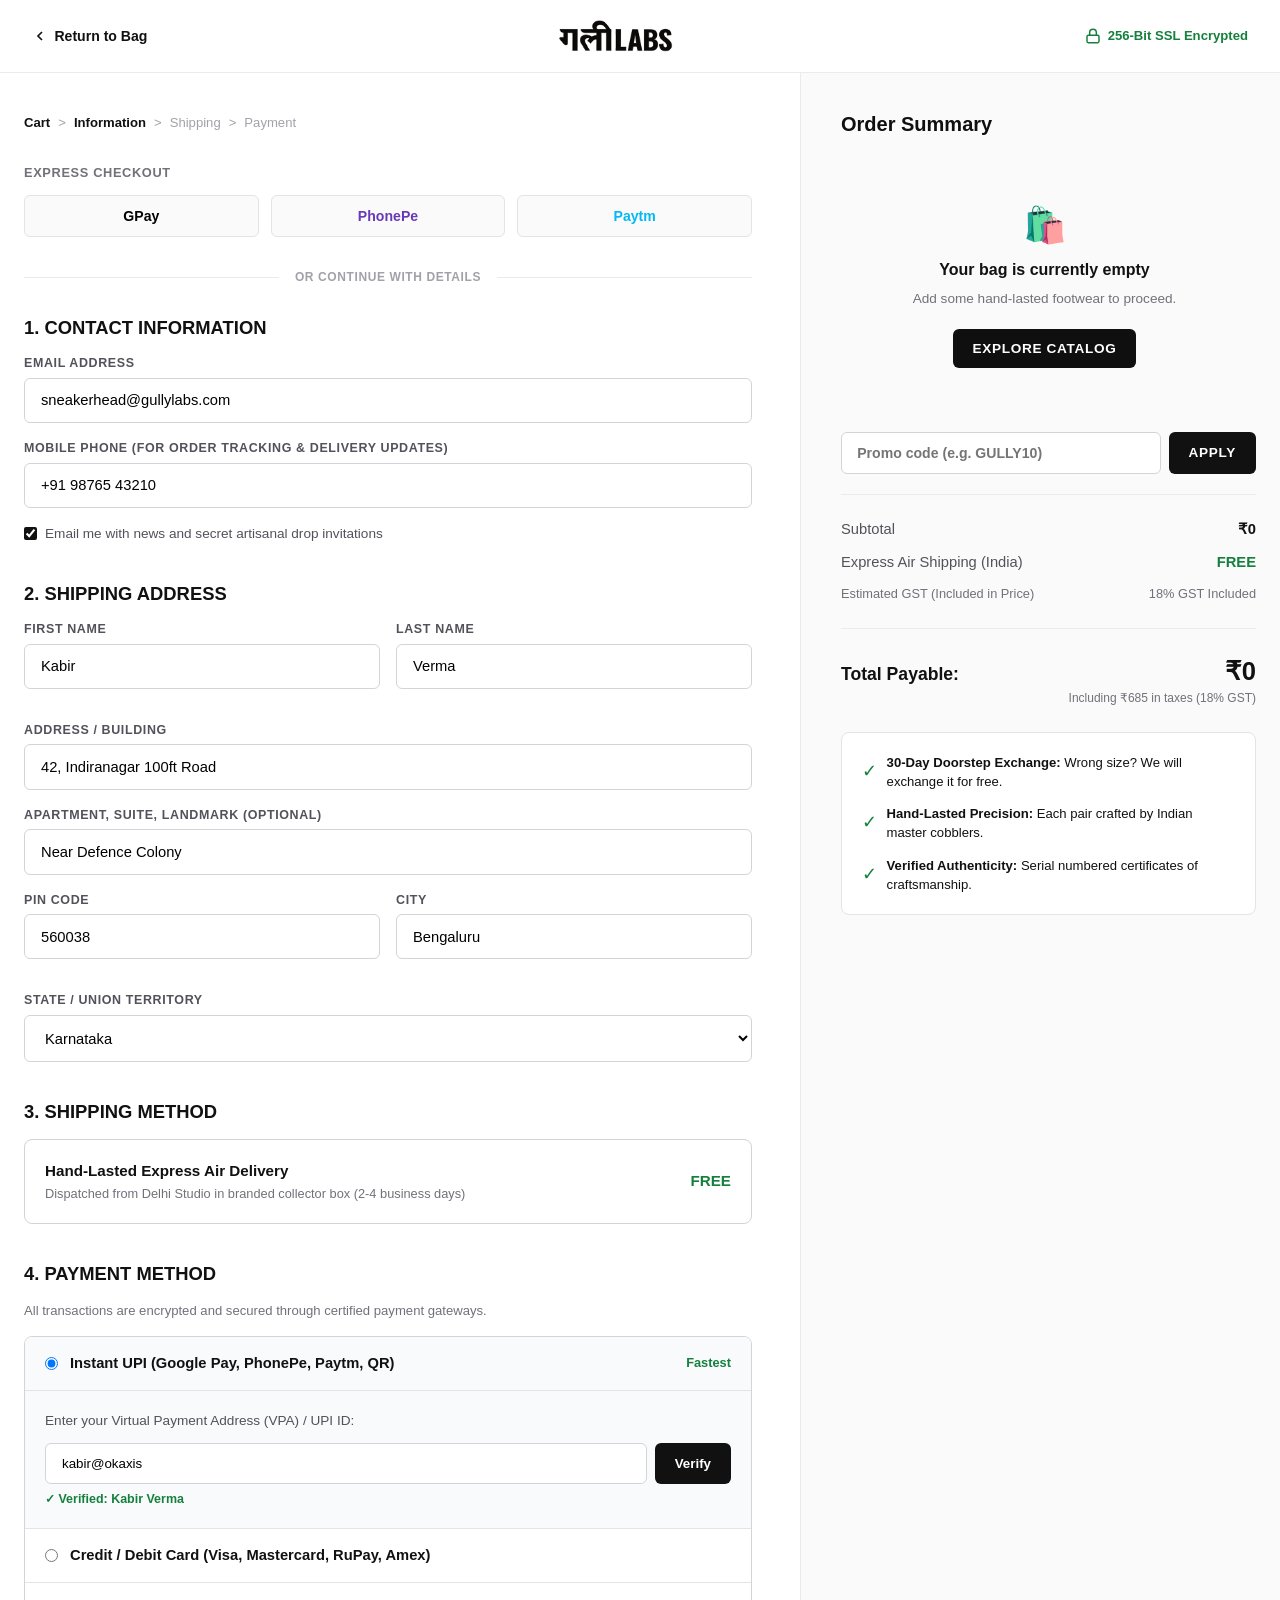
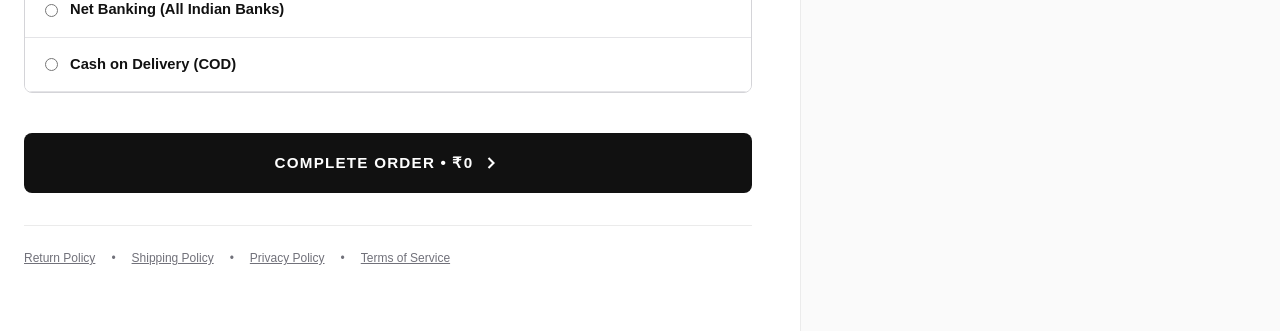
<file: checkout.html>
<!DOCTYPE html>
<html lang="en">
<head>
  <meta charset="UTF-8">
  <meta name="viewport" content="width=device-width, initial-scale=1.0">
  <title>Secure Checkout | Gully Labs</title>
  <meta name="description" content="Complete your purchase of hand-lasted Indian sneakers and apparel. Secure 256-bit encrypted checkout with UPI, Cards, Net Banking, and COD.">
  <link rel="stylesheet" href="css/style.css">
</head>
<body style="background: #ffffff; color: #111111;">

  <!-- Checkout Minimalist Header -->
  <header class="checkout-header-bar">
    <div class="container checkout-header-inner">
      <a href="cart.html" style="text-decoration:none; color:#111111; font-weight:700; font-size:0.88rem; display:flex; align-items:center; gap:0.4rem;">
        <svg width="16" height="16" viewBox="0 0 24 24" fill="none" stroke="currentColor" stroke-width="2.5">
          <polyline points="15 18 9 12 15 6"></polyline>
        </svg>
        Return to Bag
      </a>

      <a href="index.html" style="display:flex; align-items:center;">
        <img src="assets/images/img_000_4ea6318a.png" alt="Gully Labs" style="height:32px;">
      </a>

      <div class="checkout-secure-badge">
        <svg width="16" height="16" viewBox="0 0 24 24" fill="none" stroke="currentColor" stroke-width="2.2">
          <rect x="3" y="11" width="18" height="11" rx="2" ry="2"></rect>
          <path d="M7 11V7a5 5 0 0 1 10 0v4"></path>
        </svg>
        <span>256-Bit SSL Encrypted</span>
      </div>
    </div>
  </header>

  <main>
    <div class="checkout-layout">
      <!-- Left Column: Checkout Form -->
      <div class="checkout-form-col">
        <!-- Breadcrumb Steps -->
        <div class="checkout-steps-nav">
          <a href="cart.html">Cart</a>
          <span>&gt;</span>
          <span class="active">Information</span>
          <span>&gt;</span>
          <span>Shipping</span>
          <span>&gt;</span>
          <span>Payment</span>
        </div>

        <!-- Express Checkout Bar -->
        <div style="margin-bottom: 2rem;">
          <div style="font-size: 0.8rem; font-weight: 700; text-transform: uppercase; letter-spacing: 0.05em; color: #71717a; margin-bottom: 0.75rem;">
            Express Checkout
          </div>
          <div style="display: grid; grid-template-columns: 1fr 1fr 1fr; gap: 0.75rem;">
            <button type="button" onclick="quickFillUPI('GPay')" style="padding: 0.75rem; border: 1.5px solid #e4e4e7; border-radius: 6px; background: #fafafa; font-weight: 800; font-size: 0.88rem; cursor: pointer; display: flex; align-items: center; justify-content: center; gap: 0.4rem;">
              <span>GPay</span>
            </button>
            <button type="button" onclick="quickFillUPI('PhonePe')" style="padding: 0.75rem; border: 1.5px solid #e4e4e7; border-radius: 6px; background: #fafafa; font-weight: 800; font-size: 0.88rem; cursor: pointer; display: flex; align-items: center; justify-content: center; gap: 0.4rem; color: #6739b7;">
              <span>PhonePe</span>
            </button>
            <button type="button" onclick="quickFillUPI('Paytm')" style="padding: 0.75rem; border: 1.5px solid #e4e4e7; border-radius: 6px; background: #fafafa; font-weight: 800; font-size: 0.88rem; cursor: pointer; display: flex; align-items: center; justify-content: center; gap: 0.4rem; color: #00b9f5;">
              <span>Paytm</span>
            </button>
          </div>
        </div>

        <div style="display: flex; align-items: center; gap: 1rem; margin-bottom: 2rem;">
          <div style="flex: 1; height: 1px; background: #ebebeb;"></div>
          <span style="font-size: 0.75rem; font-weight: 700; color: #a1a1aa; text-transform: uppercase; letter-spacing: 0.05em;">OR CONTINUE WITH DETAILS</span>
          <div style="flex: 1; height: 1px; background: #ebebeb;"></div>
        </div>

        <!-- Checkout Form -->
        <form id="checkoutForm" onsubmit="processOrderPlacement(event)">
          <!-- Step 1: Contact Details -->
          <div class="checkout-section-block">
            <h2 class="checkout-section-title">1. Contact Information</h2>
            <div class="checkout-field">
              <label for="contactEmail">Email Address</label>
              <input type="email" id="contactEmail" required placeholder="you@example.com" value="sneakerhead@gullylabs.com">
            </div>
            <div class="checkout-field">
              <label for="contactPhone">Mobile Phone (For Order Tracking &amp; Delivery Updates)</label>
              <input type="tel" id="contactPhone" required placeholder="+91 98765 43210" value="+91 98765 43210">
            </div>
            <label style="display: flex; align-items: center; gap: 0.5rem; font-size: 0.85rem; color: #52525b; cursor: pointer; margin-top: 0.5rem;">
              <input type="checkbox" checked style="accent-color: #111;">
              Email me with news and secret artisanal drop invitations
            </label>
          </div>

          <!-- Step 2: Shipping Address -->
          <div class="checkout-section-block">
            <h2 class="checkout-section-title">2. Shipping Address</h2>
            <div class="checkout-field-row">
              <div class="checkout-field">
                <label for="shipFirstName">First Name</label>
                <input type="text" id="shipFirstName" required placeholder="Kabir" value="Kabir">
              </div>
              <div class="checkout-field">
                <label for="shipLastName">Last Name</label>
                <input type="text" id="shipLastName" required placeholder="Verma" value="Verma">
              </div>
            </div>

            <div class="checkout-field">
              <label for="shipAddress">Address / Building</label>
              <input type="text" id="shipAddress" required placeholder="Flat / House No., Building Name, Street" value="42, Indiranagar 100ft Road">
            </div>

            <div class="checkout-field">
              <label for="shipLandmark">Apartment, Suite, Landmark (Optional)</label>
              <input type="text" id="shipLandmark" placeholder="Near Metro Station" value="Near Defence Colony">
            </div>

            <div class="checkout-field-row">
              <div class="checkout-field">
                <label for="shipPin">PIN Code</label>
                <input type="text" id="shipPin" required placeholder="560038" maxlength="6" value="560038" oninput="handlePinCodeLookup(this.value)">
              </div>
              <div class="checkout-field">
                <label for="shipCity">City</label>
                <input type="text" id="shipCity" required placeholder="Bengaluru" value="Bengaluru">
              </div>
            </div>

            <div class="checkout-field">
              <label for="shipState">State / Union Territory</label>
              <select id="shipState" required>
                <option value="Karnataka" selected>Karnataka</option>
                <option value="Delhi">Delhi NCT</option>
                <option value="Maharashtra">Maharashtra</option>
                <option value="Tamil Nadu">Tamil Nadu</option>
                <option value="Telangana">Telangana</option>
                <option value="West Bengal">West Bengal</option>
                <option value="Gujarat">Gujarat</option>
                <option value="Rajasthan">Rajasthan</option>
                <option value="Punjab">Punjab</option>
                <option value="Uttar Pradesh">Uttar Pradesh</option>
                <option value="Haryana">Haryana</option>
                <option value="Kerala">Kerala</option>
                <option value="Other">Other Indian State</option>
              </select>
            </div>
          </div>

          <!-- Step 3: Shipping Method -->
          <div class="checkout-section-block">
            <h2 class="checkout-section-title">3. Shipping Method</h2>
            <div style="border: 1.5px solid #d4d4d8; border-radius: 8px; padding: 1.25rem; display: flex; justify-content: space-between; align-items: center; background: #ffffff;">
              <div>
                <div style="font-weight: 800; font-size: 0.95rem; margin-bottom: 0.2rem;">
                  Hand-Lasted Express Air Delivery
                </div>
                <div style="font-size: 0.8rem; color: #71717a;">
                  Dispatched from Delhi Studio in branded collector box (2-4 business days)
                </div>
              </div>
              <div id="checkoutShippingBadge" style="font-weight: 800; font-size: 0.95rem; color: #15803d;">
                FREE
              </div>
            </div>
          </div>

          <!-- Step 4: Payment Method -->
          <div class="checkout-section-block">
            <h2 class="checkout-section-title">4. Payment Method</h2>
            <p style="font-size: 0.82rem; color: #71717a; margin-bottom: 1rem;">
              All transactions are encrypted and secured through certified payment gateways.
            </p>

            <div class="checkout-payment-options">
              <!-- UPI Option -->
              <div class="checkout-pay-option selected" id="payOptionUPI" onclick="switchPaymentTab('upi')">
                <label>
                  <input type="radio" name="paymentMethod" value="upi" checked>
                  <span>Instant UPI (Google Pay, PhonePe, Paytm, QR)</span>
                </label>
                <span style="font-size: 0.8rem; font-weight: 700; color: #15803d;">Fastest</span>
              </div>
              <div class="checkout-pay-details open" id="payDetailsUPI">
                <p style="font-size: 0.85rem; color: #52525b; margin-bottom: 0.75rem;">
                  Enter your Virtual Payment Address (VPA) / UPI ID:
                </p>
                <div style="display: flex; gap: 0.5rem;">
                  <input type="text" id="upiVpaInput" placeholder="username@okhdfcbank" value="kabir@okaxis" class="checkout-input" style="flex: 1; padding: 0.75rem 1rem; border: 1.5px solid #d4d4d8; border-radius: 6px;">
                  <button type="button" onclick="verifyUpiVpa()" style="padding: 0 1.25rem; background: #111; color: #fff; border: none; border-radius: 6px; font-weight: 700; cursor: pointer;">Verify</button>
                </div>
                <div id="upiVerifyStatus" style="font-size: 0.78rem; color: #15803d; font-weight: 700; margin-top: 0.4rem;">
                  ✓ Verified: Kabir Verma
                </div>
              </div>

              <!-- Card Option -->
              <div class="checkout-pay-option" id="payOptionCard" onclick="switchPaymentTab('card')">
                <label>
                  <input type="radio" name="paymentMethod" value="card">
                  <span>Credit / Debit Card (Visa, Mastercard, RuPay, Amex)</span>
                </label>
              </div>
              <div class="checkout-pay-details" id="payDetailsCard">
                <div class="checkout-field" style="margin-bottom: 0.75rem;">
                  <label for="cardNumber">Card Number</label>
                  <input type="text" id="cardNumber" placeholder="4532 •••• •••• 8892" maxlength="19" value="4532 8920 4410 8892">
                </div>
                <div class="checkout-field-row" style="margin-bottom: 0;">
                  <div class="checkout-field">
                    <label for="cardExpiry">Expiration (MM/YY)</label>
                    <input type="text" id="cardExpiry" placeholder="08/28" maxlength="5" value="08/28">
                  </div>
                  <div class="checkout-field">
                    <label for="cardCvv">Security Code (CVV)</label>
                    <input type="password" id="cardCvv" placeholder="•••" maxlength="4" value="842">
                  </div>
                </div>
              </div>

              <!-- Net Banking Option -->
              <div class="checkout-pay-option" id="payOptionNetbanking" onclick="switchPaymentTab('netbanking')">
                <label>
                  <input type="radio" name="paymentMethod" value="netbanking">
                  <span>Net Banking (All Indian Banks)</span>
                </label>
              </div>
              <div class="checkout-pay-details" id="payDetailsNetbanking">
                <label for="bankSelect" style="font-size: 0.78rem; font-weight: 700; color: #52525b; display: block; margin-bottom: 0.5rem; text-transform: uppercase;">Select Bank</label>
                <select id="bankSelect" style="width: 100%; padding: 0.75rem 1rem; border: 1.5px solid #d4d4d8; border-radius: 6px;">
                  <option>HDFC Bank</option>
                  <option>ICICI Bank</option>
                  <option>State Bank of India (SBI)</option>
                  <option>Axis Bank</option>
                  <option>Kotak Mahindra Bank</option>
                  <option>Other Indian Banks</option>
                </select>
              </div>

              <!-- Cash on Delivery Option -->
              <div class="checkout-pay-option" id="payOptionCod" onclick="switchPaymentTab('cod')">
                <label>
                  <input type="radio" name="paymentMethod" value="cod">
                  <span>Cash on Delivery (COD)</span>
                </label>
              </div>
              <div class="checkout-pay-details" id="payDetailsCod">
                <p style="font-size: 0.85rem; color: #52525b;">
                  Pay in cash or through UPI QR code presented by delivery agent at your doorstep upon shoe delivery.
                </p>
              </div>
            </div>
          </div>

          <!-- Submit Button -->
          <button type="submit" class="cart-checkout-btn" id="checkoutSubmitBtn" style="width: 100%; margin-top: 1rem; padding: 1.25rem;">
            <span>Complete Order • <span id="checkoutSubmitTotal">₹0</span></span>
            <svg width="20" height="20" viewBox="0 0 24 24" fill="none" stroke="currentColor" stroke-width="2.5">
              <polyline points="9 18 15 12 9 6"></polyline>
            </svg>
          </button>

          <!-- Policy Links -->
          <div style="display: flex; gap: 1rem; flex-wrap: wrap; margin-top: 2rem; padding-top: 1.5rem; border-top: 1px solid #ebebeb; font-size: 0.75rem; color: #71717a;">
            <a href="help.html#returns" style="color: #71717a; text-decoration: underline;">Return Policy</a>
            <span>•</span>
            <a href="help.html#shipping" style="color: #71717a; text-decoration: underline;">Shipping Policy</a>
            <span>•</span>
            <a href="help.html#privacy" style="color: #71717a; text-decoration: underline;">Privacy Policy</a>
            <span>•</span>
            <a href="help.html#terms" style="color: #71717a; text-decoration: underline;">Terms of Service</a>
          </div>
        </form>
      </div>

      <!-- Right Column: Order Summary -->
      <div class="checkout-summary-col">
        <h3 style="font-size: 1.25rem; font-weight: 800; margin-bottom: 1.5rem;">Order Summary</h3>

        <!-- Mini Cart Items -->
        <div class="checkout-items-list" id="checkoutItemsContainer">
          <!-- Populated via js/checkout.js -->
        </div>

        <!-- Promo Code Input -->
        <div class="promo-box" style="margin: 1.5rem 0;">
          <input type="text" id="checkoutPromoInput" placeholder="Promo code (e.g. GULLY10)" class="promo-input">
          <button type="button" id="checkoutApplyPromoBtn" class="promo-btn">Apply</button>
        </div>

        <!-- Cost Breakdown Lines -->
        <div style="display: flex; flex-direction: column; gap: 0.75rem; padding: 1.5rem 0; border-top: 1px solid #ebebeb; border-bottom: 1px solid #ebebeb; font-size: 0.92rem;">
          <div style="display: flex; justify-content: space-between;">
            <span style="color: #52525b;">Subtotal</span>
            <span id="checkoutSubtotal" style="font-weight: 700;">₹0</span>
          </div>

          <div style="display: flex; justify-content: space-between;">
            <span style="color: #52525b;">Express Air Shipping (India)</span>
            <span id="checkoutShippingLine" style="font-weight: 700; color: #15803d;">FREE</span>
          </div>

          <div style="display: flex; justify-content: space-between; color: #dc2626; display: none;" id="checkoutDiscountLine">
            <span>Promo Code Discount</span>
            <span id="checkoutDiscountAmount">-₹0</span>
          </div>

          <div style="display: flex; justify-content: space-between; font-size: 0.8rem; color: #71717a;">
            <span>Estimated GST (Included in Price)</span>
            <span id="checkoutGstBreakdown">18% GST Included</span>
          </div>
        </div>

        <!-- Grand Total -->
        <div style="display: flex; justify-content: space-between; align-items: baseline; margin-top: 1.5rem; margin-bottom: 1.5rem;">
          <span style="font-size: 1.1rem; font-weight: 800;">Total Payable:</span>
          <div style="text-align: right;">
            <span style="font-size: 1.6rem; font-weight: 800;" id="checkoutGrandTotal">₹0</span>
            <div style="font-size: 0.75rem; color: #71717a;" id="checkoutTaxNote">Including ₹685 in taxes (18% GST)</div>
          </div>
        </div>

        <!-- Trust Features -->
        <div style="background: #ffffff; border: 1px solid #e4e4e7; border-radius: 8px; padding: 1.25rem; display: flex; flex-direction: column; gap: 0.85rem; font-size: 0.82rem;">
          <div style="display: flex; align-items: center; gap: 0.6rem;">
            <span style="color: #15803d; font-size: 1.1rem;">✓</span>
            <span><strong>30-Day Doorstep Exchange:</strong> Wrong size? We will exchange it for free.</span>
          </div>
          <div style="display: flex; align-items: center; gap: 0.6rem;">
            <span style="color: #15803d; font-size: 1.1rem;">✓</span>
            <span><strong>Hand-Lasted Precision:</strong> Each pair crafted by Indian master cobblers.</span>
          </div>
          <div style="display: flex; align-items: center; gap: 0.6rem;">
            <span style="color: #15803d; font-size: 1.1rem;">✓</span>
            <span><strong>Verified Authenticity:</strong> Serial numbered certificates of craftsmanship.</span>
          </div>
        </div>
      </div>
    </div>
  </main>

  <!-- Interactive Order Success Modal -->
  <div class="order-success-modal" id="orderSuccessModal">
    <div class="order-success-content">
      <div class="order-success-icon">✓</div>
      <h2 class="order-success-title">Order Confirmed!</h2>
      <div class="order-num-badge" id="modalOrderNumber">ORDER #GL-84920</div>
      
      <p style="font-size: 0.95rem; color: #52525b; line-height: 1.6; margin-bottom: 1.5rem;">
        Thank you, <strong id="modalCustomerName">Kabir</strong>! Your artisanal pairs are being prepared for lasting and packaging at our Delhi Studio.
      </p>

      <div style="background: #f8fafc; border: 1px solid #e2e8f0; border-radius: 8px; padding: 1.25rem; text-align: left; margin-bottom: 1.5rem; font-size: 0.88rem;">
        <div style="display: flex; justify-content: space-between; margin-bottom: 0.5rem;">
          <span style="color: #64748b;">Estimated Delivery:</span>
          <strong id="modalDeliveryDate">Wednesday, Nov 1</strong>
        </div>
        <div style="display: flex; justify-content: space-between; margin-bottom: 0.5rem;">
          <span style="color: #64748b;">Delivery Address:</span>
          <span id="modalAddress" style="text-align: right; max-width: 260px;">42, Indiranagar, Bengaluru</span>
        </div>
        <div style="display: flex; justify-content: space-between; padding-top: 0.5rem; border-top: 1px dashed #cbd5e1;">
          <span style="color: #64748b;">Total Paid:</span>
          <strong id="modalTotalPaid" style="color: #111;">₹0</strong>
        </div>
      </div>

      <div style="display: flex; gap: 0.75rem;">
        <a href="index.html" class="btn btn-primary btn-full" style="padding: 0.9rem; text-decoration: none;">
          Continue Exploring Gully Labs
        </a>
      </div>
    </div>
  </div>

  <!-- Toast Notification System -->
  <div class="toast-msg" id="toastMsg" role="alert"></div>

  <!-- Application Logic -->
  <script src="data/products.js"></script>
  <script src="js/app.js"></script>
  <script src="js/checkout.js"></script>
</body>
</html>
</file>
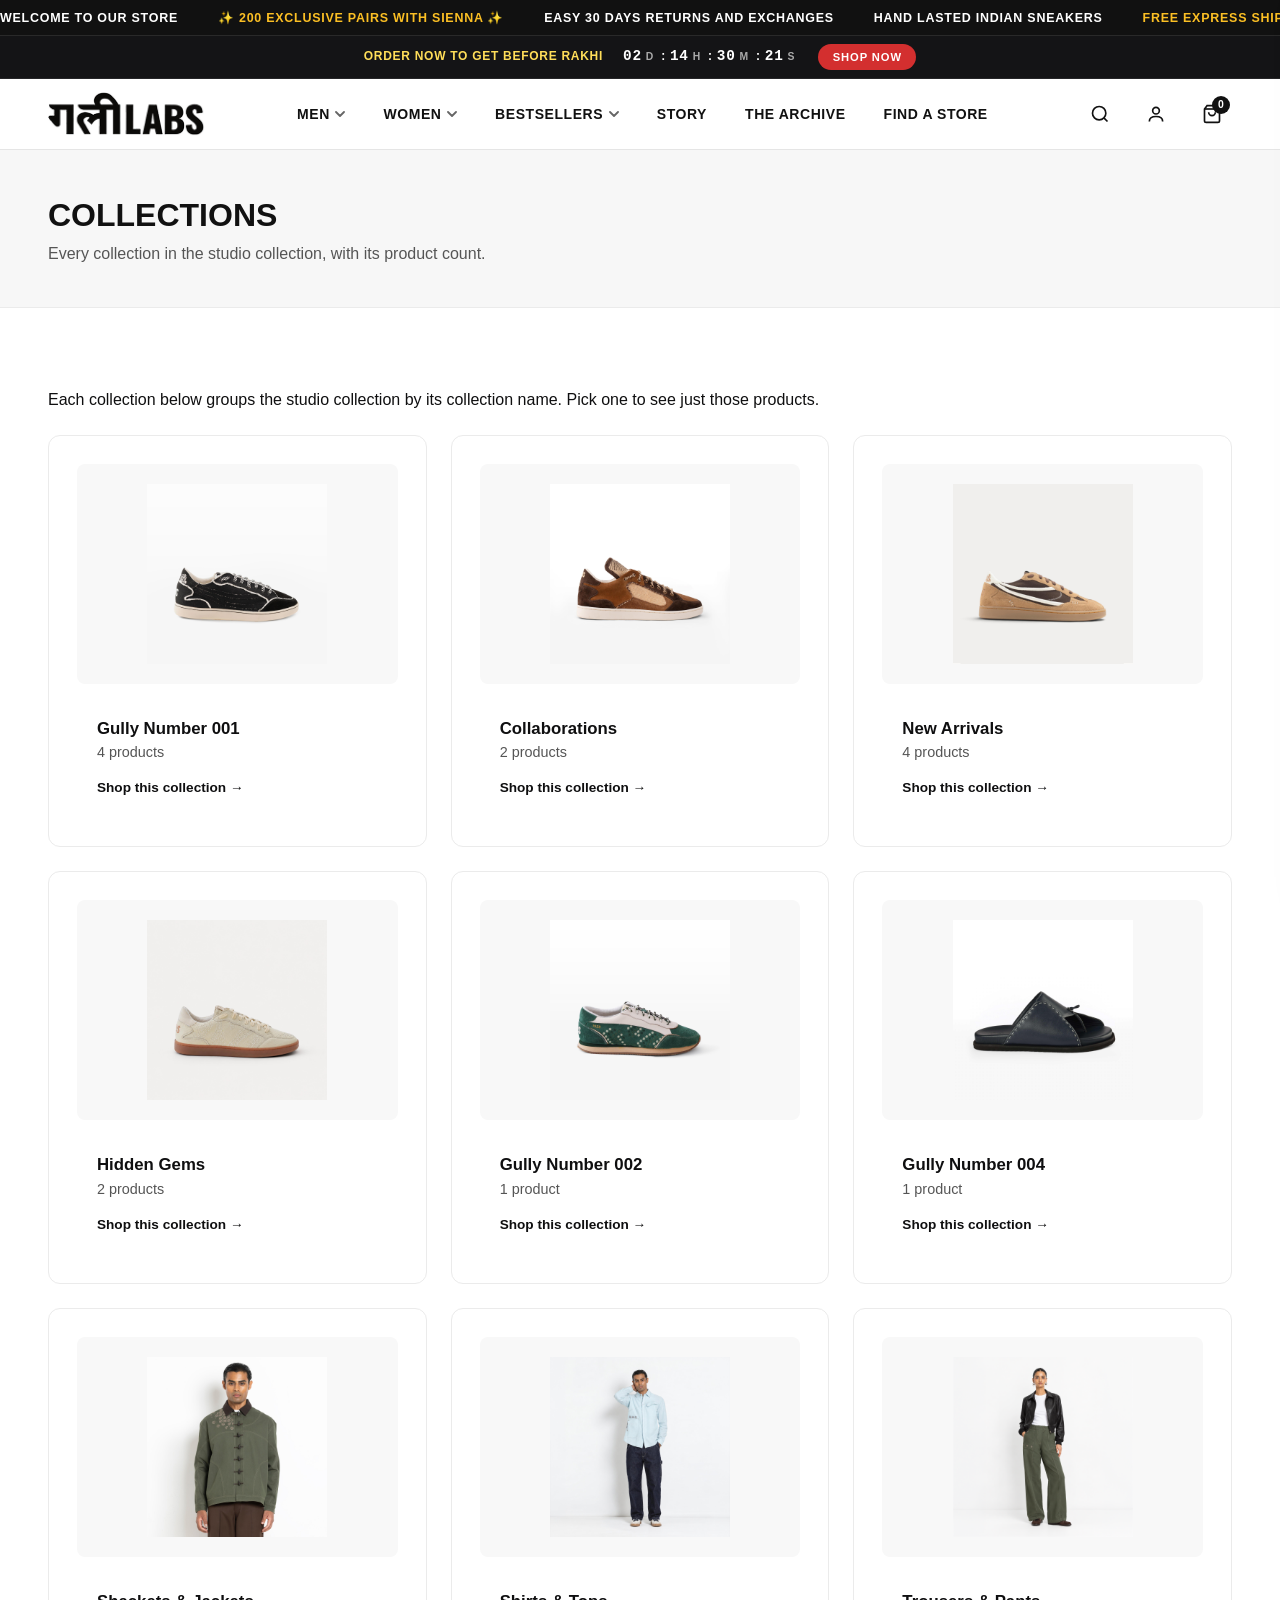
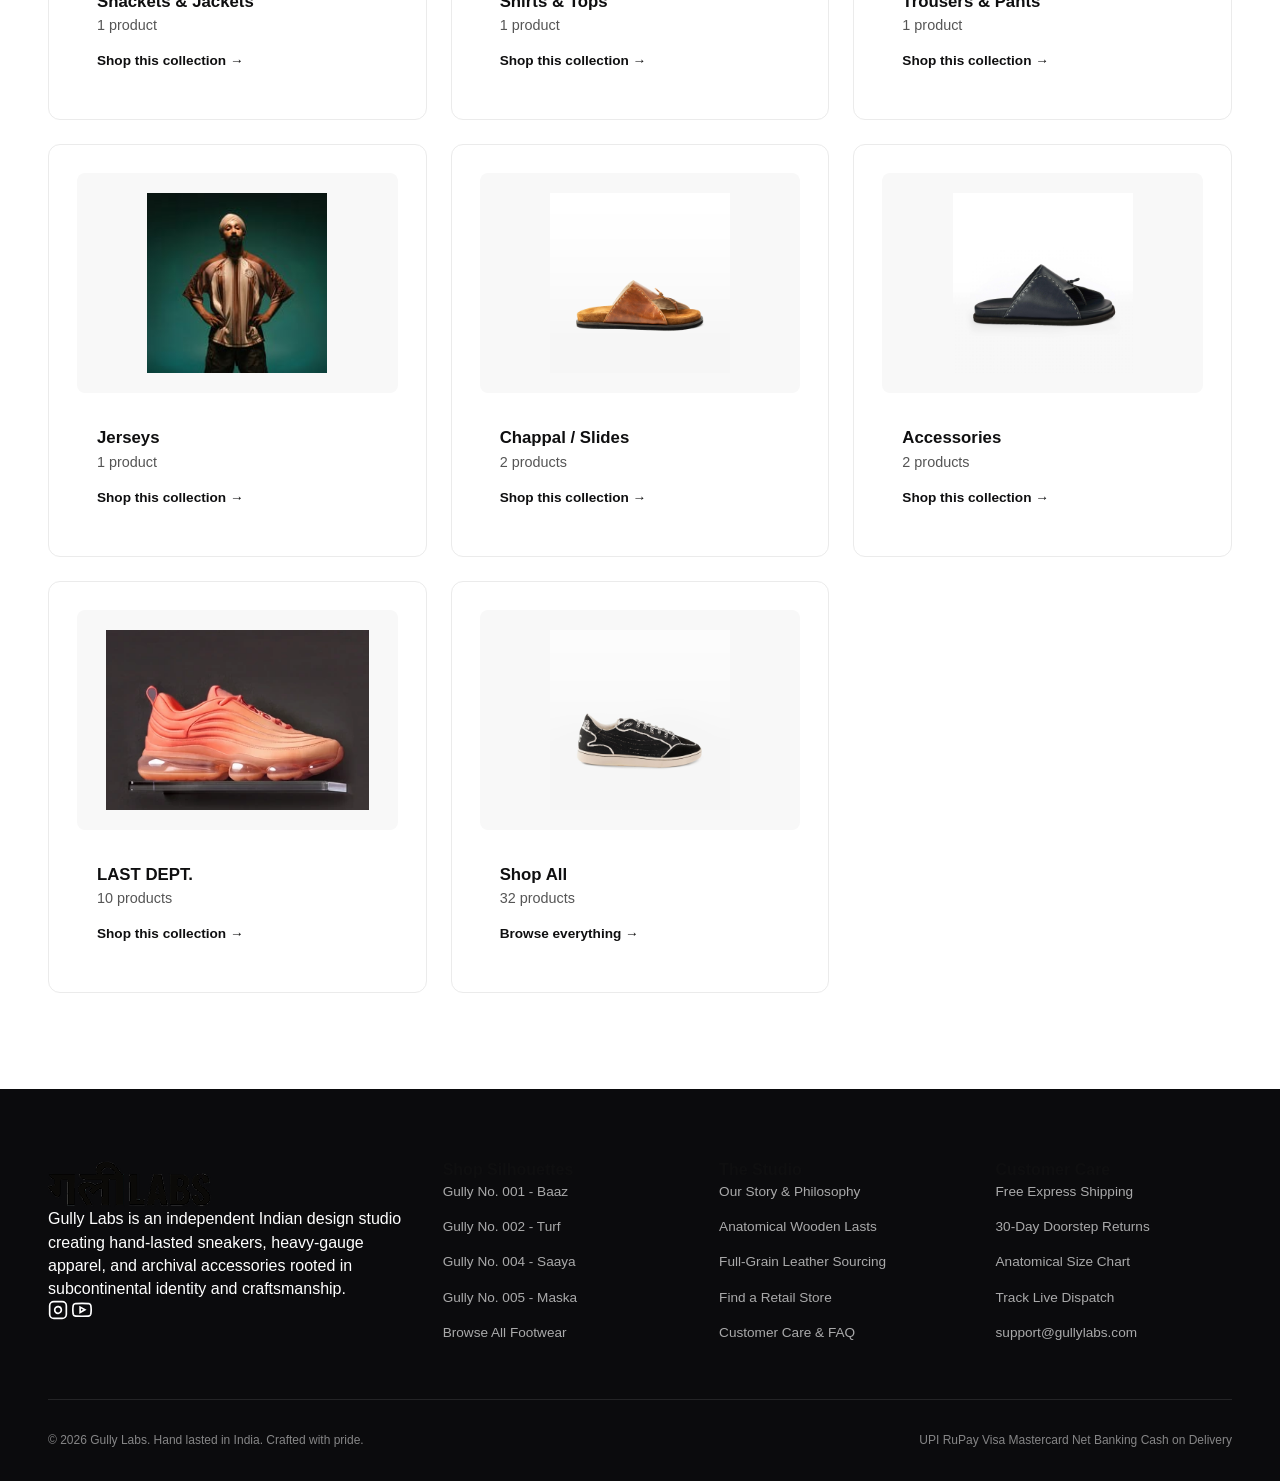
<file: collections.html>
<!DOCTYPE html>
<html lang="en">
<head>
  <meta charset="UTF-8">
  <meta name="viewport" content="width=device-width, initial-scale=1.0">
  <title>Collections | Gully Labs Demo</title>
  <meta name="description" content="Browse the studio collection by collection.">
  <link rel="stylesheet" href="css/style.css">
  <link rel="stylesheet" href="css/site.css">
</head>
<body>
  <!-- 1. Top Announcement Marquee Ticker -->
  <div class="top-bar">
    <div class="marquee-container">
      <div class="marquee-track">
        <span class="marquee-item">Welcome to our store</span>
        <span class="marquee-item"><span class="highlight">✨ 200 Exclusive pairs with Sienna ✨</span></span>
        <span class="marquee-item">Easy 30 Days Returns and Exchanges</span>
        <span class="marquee-item">Hand Lasted Indian Sneakers</span>
        <span class="marquee-item"><span class="highlight">Free Express Shipping Across India</span></span>
        <span class="marquee-item">Crafted with Full-Grain Indian Leather</span>
      </div>
      <div class="marquee-track" aria-hidden="true">
        <span class="marquee-item">Welcome to our store</span>
        <span class="marquee-item"><span class="highlight">✨ 200 Exclusive pairs with Sienna ✨</span></span>
        <span class="marquee-item">Easy 30 Days Returns and Exchanges</span>
        <span class="marquee-item">Hand Lasted Indian Sneakers</span>
        <span class="marquee-item"><span class="highlight">Free Express Shipping Across India</span></span>
        <span class="marquee-item">Crafted with Full-Grain Indian Leather</span>
      </div>
    </div>
  </div>

  <!-- 2. Countdown Announcement Bar -->
  <div class="scd-bar">
    <span class="scd-label">ORDER NOW TO GET BEFORE RAKHI</span>
    <span class="scd-timer">
      <b id="cdDays">02</b><u>d</u> : <b id="cdHours">14</b><u>h</u> : <b id="cdMins">30</b><u>m</u> : <b id="cdSecs">21</b><u>s</u>
    </span>
    <a href="shop.html" class="scd-btn">SHOP NOW</a>
  </div>

  <header class="site-header">
    <div class="container header-inner">
      <button type="button" class="mobile-nav-toggle" id="mobileNavToggle" aria-label="Open Menu">
        <svg width="24" height="24" viewBox="0 0 24 24" fill="none" stroke="currentColor" stroke-width="2"><line x1="3" y1="12" x2="21" y2="12"></line><line x1="3" y1="6" x2="21" y2="6"></line><line x1="3" y1="18" x2="21" y2="18"></line></svg>
      </button>
      <a href="index.html" class="site-logo"><img src="assets/images/img_000_4ea6318a.png" alt="Gully Labs demo logo"></a>
            <!-- Desktop Navigation Menu with Authentic Gully Labs Mega Menus -->
      <nav class="desktop-nav">
        <!-- 1. Men Mega Menu -->
        <div class="nav-item has-mega" data-mega="mega-men">
          <a href="shop.html?gender=men" class="nav-link">
            Men
            <svg class="nav-chevron" width="10" height="6" viewBox="0 0 10 6" fill="none" stroke="currentColor" stroke-width="1.8">
              <path d="m1 1 4 4 4-4" stroke-linecap="round" stroke-linejoin="round"/>
            </svg>
          </a>
          <div class="mega-menu" id="mega-men">
            <div class="container mega-menu-inner">
              <div class="mega-sidebar">
                <span class="mega-sidebar-title">Collections</span>
                <ul class="mega-sidebar-links">
                  <li><a href="shop.html?gender=men&category=sneakers" class="mega-cat-link active">Sneakers</a></li>
                  <li><a href="shop.html?gender=men&category=slides" class="mega-cat-link">Slides</a></li>
                  <li><a href="shop.html?gender=men&category=apparel" class="mega-cat-link">Clothing &amp; Accessories</a></li>
                  <li><a href="shop.html?gender=men" class="mega-cat-all">View All Men's &rarr;</a></li>
                </ul>
              </div>
              <div class="mega-products-grid">
                <a href="product.html?id=prod-001" class="mega-product-card">
                  <div class="mega-card-img-wrap">
                    <span class="mega-card-badge">Bestseller</span>
                    <img src="assets/images/img_001_d54b9d76.jpeg" alt="Baaz Faris Black" loading="lazy">
                  </div>
                  <div class="mega-card-info">
                    <div class="mega-card-rating"><span>★</span> 4.8 (45)</div>
                    <h4 class="mega-card-title">Baaz Faris Black</h4>
                    <p class="mega-card-price">&#8377;4,290</p>
                  </div>
                </a>
                <a href="product.html?id=prod-002" class="mega-product-card">
                  <div class="mega-card-img-wrap">
                    <span class="mega-card-badge">Limited</span>
                    <img src="assets/images/img_002_5983bf7c.jpeg" alt="Aandhi Kobicha" loading="lazy">
                  </div>
                  <div class="mega-card-info">
                    <div class="mega-card-rating"><span>★</span> 4.9 (32)</div>
                    <h4 class="mega-card-title">Aandhi Kobicha</h4>
                    <p class="mega-card-price">&#8377;4,690</p>
                  </div>
                </a>
                <a href="product.html?id=prod-006" class="mega-product-card">
                  <div class="mega-card-img-wrap">
                    <img src="assets/images/img_005_de05f1f9.jpeg" alt="Baaz Noor Yellow" loading="lazy">
                  </div>
                  <div class="mega-card-info">
                    <div class="mega-card-rating"><span>★</span> 4.7 (28)</div>
                    <h4 class="mega-card-title">Baaz Noor Yellow</h4>
                    <p class="mega-card-price">&#8377;4,290</p>
                  </div>
                </a>
                <a href="product.html?id=prod-012" class="mega-product-card">
                  <div class="mega-card-img-wrap">
                    <img src="assets/images/img_010_52bede2b.jpeg" alt="1928 Turf Olive" loading="lazy">
                  </div>
                  <div class="mega-card-info">
                    <div class="mega-card-rating"><span>★</span> 4.8 (19)</div>
                    <h4 class="mega-card-title">1928 Turf Olive</h4>
                    <p class="mega-card-price">&#8377;4,990</p>
                  </div>
                </a>
              </div>
            </div>
          </div>
        </div>

        <!-- 2. Women Mega Menu -->
        <div class="nav-item has-mega" data-mega="mega-women">
          <a href="shop.html?gender=women" class="nav-link">
            Women
            <svg class="nav-chevron" width="10" height="6" viewBox="0 0 10 6" fill="none" stroke="currentColor" stroke-width="1.8">
              <path d="m1 1 4 4 4-4" stroke-linecap="round" stroke-linejoin="round"/>
            </svg>
          </a>
          <div class="mega-menu" id="mega-women">
            <div class="container mega-menu-inner">
              <div class="mega-sidebar">
                <span class="mega-sidebar-title">Collections</span>
                <ul class="mega-sidebar-links">
                  <li><a href="shop.html?gender=women&category=sneakers" class="mega-cat-link active">Sneakers</a></li>
                  <li><a href="shop.html?gender=women&category=slides" class="mega-cat-link">Slides</a></li>
                  <li><a href="shop.html?gender=women&category=apparel" class="mega-cat-link">Clothing &amp; Accessories</a></li>
                  <li><a href="shop.html?gender=women" class="mega-cat-all">View All Women's &rarr;</a></li>
                </ul>
              </div>
              <div class="mega-products-grid">
                <a href="product.html?id=prod-003" class="mega-product-card">
                  <div class="mega-card-img-wrap">
                    <span class="mega-card-badge">Bestseller</span>
                    <img src="assets/images/img_003_5cfa92d1.jpeg" alt="Baaz Indrani Edition" loading="lazy">
                  </div>
                  <div class="mega-card-info">
                    <div class="mega-card-rating"><span>★</span> 4.9 (42)</div>
                    <h4 class="mega-card-title">Baaz Indrani Edition</h4>
                    <p class="mega-card-price">&#8377;4,590</p>
                  </div>
                </a>
                <a href="product.html?id=prod-011" class="mega-product-card">
                  <div class="mega-card-img-wrap">
                    <span class="mega-card-badge">Exclusive</span>
                    <img src="assets/images/img_051_382939e5.jpeg" alt="Dvaita Calico White" loading="lazy">
                  </div>
                  <div class="mega-card-info">
                    <div class="mega-card-rating"><span>★</span> 4.8 (37)</div>
                    <h4 class="mega-card-title">Dvaita Calico White</h4>
                    <p class="mega-card-price">&#8377;4,290</p>
                  </div>
                </a>
                <a href="product.html?id=prod-005" class="mega-product-card">
                  <div class="mega-card-img-wrap">
                    <span class="mega-card-badge">Special Drop</span>
                    <img src="assets/images/img_007_97e07d5b.jpeg" alt="Buransh Red" loading="lazy">
                  </div>
                  <div class="mega-card-info">
                    <div class="mega-card-rating"><span>★</span> 5.0 (29)</div>
                    <h4 class="mega-card-title">Buransh Red</h4>
                    <p class="mega-card-price">&#8377;4,890</p>
                  </div>
                </a>
                <a href="product.html?id=prod-014" class="mega-product-card">
                  <div class="mega-card-img-wrap">
                    <img src="assets/images/img_013_2db53fb6.jpeg" alt="Saaya Blue" loading="lazy">
                  </div>
                  <div class="mega-card-info">
                    <div class="mega-card-rating"><span>★</span> 4.7 (21)</div>
                    <h4 class="mega-card-title">Gully 004 - Saaya Blue</h4>
                    <p class="mega-card-price">&#8377;3,990</p>
                  </div>
                </a>
              </div>
            </div>
          </div>
        </div>

        <!-- 3. Bestsellers Mega Menu -->
        <div class="nav-item has-mega" data-mega="mega-bestsellers">
          <a href="index.html#bestsellers" class="nav-link">
            Bestsellers
            <svg class="nav-chevron" width="10" height="6" viewBox="0 0 10 6" fill="none" stroke="currentColor" stroke-width="1.8">
              <path d="m1 1 4 4 4-4" stroke-linecap="round" stroke-linejoin="round"/>
            </svg>
          </a>
          <div class="mega-menu" id="mega-bestsellers">
            <div class="container mega-menu-inner">
              <div class="mega-tiles-grid">
                <a href="index.html#bestsellers" class="mega-tile-card">
                  <div class="mega-tile-img-box">
                    <img src="assets/images/img_001_d54b9d76.jpeg" alt="Hand-Lasted Sneakers" loading="lazy">
                  </div>
                  <div class="mega-tile-content">
                    <h3 class="mega-tile-title">Hand-Lasted Sneakers</h3>
                    <p class="mega-tile-desc">Gully No. 001, 002 &amp; Archival Drops</p>
                    <span class="mega-tile-cta">Shop Sneakers &rarr;</span>
                  </div>
                </a>

                <a href="shop.html?category=slides" class="mega-tile-card">
                  <div class="mega-tile-img-box">
                    <img src="assets/images/img_013_2db53fb6.jpeg" alt="Architectural Slides" loading="lazy">
                  </div>
                  <div class="mega-tile-content">
                    <h3 class="mega-tile-title">Architectural Slides</h3>
                    <p class="mega-tile-desc">Gully No. 004 &amp; 005 Everyday Mules</p>
                    <span class="mega-tile-cta">Shop Slides &rarr;</span>
                  </div>
                </a>

                <a href="index.html#apparel" class="mega-tile-card">
                  <div class="mega-tile-img-box">
                    <img src="assets/images/img_019_e5a2553c.jpeg" alt="Apparel &amp; Accessories" loading="lazy">
                  </div>
                  <div class="mega-tile-content">
                    <h3 class="mega-tile-title">Apparel &amp; Accessories</h3>
                    <p class="mega-tile-desc">Heavyweight Twill Shackets, Jerseys &amp; Pants</p>
                    <span class="mega-tile-cta">Shop Apparel &rarr;</span>
                  </div>
                </a>
              </div>
            </div>
          </div>
        </div>

        <a href="index.html#story" class="nav-link">Story</a>
        <a href="index.html#hidden-gems" class="nav-link">The Archive</a>
        <a href="help.html#contact" class="nav-link">Find a Store</a>
      </nav>
      <div class="header-actions">
        <button type="button" class="action-btn" id="searchTrigger" aria-label="Search Catalog">
          <svg width="20" height="20" viewBox="0 0 24 24" fill="none" stroke="currentColor" stroke-width="2"><circle cx="11" cy="11" r="8"></circle><line x1="21" y1="21" x2="16.65" y2="16.65"></line></svg>
        </button>
        <a href="help.html#contact" class="action-btn" aria-label="Account"><svg width="20" height="20" viewBox="0 0 24 24" fill="none" stroke="currentColor" stroke-width="2"><circle cx="12" cy="8" r="4"></circle><path d="M4 21c0-4 3.6-6 8-6s8 2 8 6"></path></svg></a>
        <button type="button" class="action-btn" id="cartTrigger" aria-label="Shopping Cart">
          <svg width="20" height="20" viewBox="0 0 24 24" fill="none" stroke="currentColor" stroke-width="2"><path d="M6 2L3 6v14a2 2 0 0 0 2 2h14a2 2 0 0 0 2-2V6l-3-4z"></path><line x1="3" y1="6" x2="21" y2="6"></line><path d="M16 10a4 4 0 0 1-8 0"></path></svg>
          <span class="cart-count-badge">0</span>
        </button>
      </div>
    </div>
  </header>

  <main>
    <section class="page-hero">
      <div class="container">
        <h1>Collections</h1>
        <p>Every collection in the studio collection, with its product count.</p>
      </div>
    </section>
    <section class="page-body">
      <div class="container">
        <p>Each collection below groups the studio collection by its collection name. Pick one to see just those products.</p>
        <div class="collections-grid" id="collectionsGrid" style="margin-top: 1.5rem;"></div>
        
      </div>
    </section>

  </main>
  <!-- Site Footer -->
  <footer class="site-footer">
    <div class="container">
      <div class="footer-grid">
        <div class="footer-brand-col">
          <img src="assets/images/img_000_4ea6318a.png" alt="Gully Labs" class="footer-logo">
          <p class="footer-about">
            Gully Labs is an independent Indian design studio creating hand-lasted sneakers, heavy-gauge apparel, and archival accessories rooted in subcontinental identity and craftsmanship.
          </p>
          <div class="footer-social-links">
            <a href="https://instagram.com" target="_blank" rel="noopener" aria-label="Instagram">
              <svg width="20" height="20" viewBox="0 0 24 24" fill="none" stroke="currentColor" stroke-width="2"><rect x="2" y="2" width="20" height="20" rx="5" ry="5"></rect><path d="M16 11.37A4 4 0 1 1 12.63 8 4 4 0 0 1 16 11.37z"></path><line x1="17.5" y1="6.5" x2="17.51" y2="6.5"></line></svg>
            </a>
            <a href="https://youtube.com" target="_blank" rel="noopener" aria-label="YouTube">
              <svg width="20" height="20" viewBox="0 0 24 24" fill="none" stroke="currentColor" stroke-width="2"><path d="M22.54 6.42a2.78 2.78 0 0 0-1.94-2C18.88 4 12 4 12 4s-6.88 0-8.6.46a2.78 2.78 0 0 0-1.94 2A29 29 0 0 0 1 11.75a29 29 0 0 0 .46 5.33A2.78 2.78 0 0 0 3.4 19c1.72.46 8.6.46 8.6.46s6.88 0 8.6-.46a2.78 2.78 0 0 0 1.94-2 29 29 0 0 0 .46-5.25 29 29 0 0 0-.46-5.33z"></path><polygon points="9.75 15.02 15.5 11.75 9.75 8.48 9.75 15.02"></polygon></svg>
            </a>
          </div>
        </div>

        <div class="footer-nav-col">
          <h4 class="footer-heading">Shop Silhouettes</h4>
          <ul class="footer-links">
            <li><a href="index.html#bestsellers">Gully No. 001 - Baaz</a></li>
            <li><a href="index.html#bestsellers">Gully No. 002 - Turf</a></li>
            <li><a href="index.html#bestsellers">Gully No. 004 - Saaya</a></li>
            <li><a href="index.html#bestsellers">Gully No. 005 - Maska</a></li>
            <li><a href="shop.html">Browse All Footwear</a></li>
          </ul>
        </div>

        <div class="footer-nav-col">
          <h4 class="footer-heading">The Studio</h4>
          <ul class="footer-links">
            <li><a href="index.html#story">Our Story & Philosophy</a></li>
            <li><a href="index.html#story">Anatomical Wooden Lasts</a></li>
            <li><a href="index.html#story">Full-Grain Leather Sourcing</a></li>
            <li><a href="help.html#contact">Find a Retail Store</a></li>
            <li><a href="help.html">Customer Care & FAQ</a></li>
          </ul>
        </div>

        <div class="footer-nav-col">
          <h4 class="footer-heading">Customer Care</h4>
          <ul class="footer-links">
            <li><a href="help.html#shipping">Free Express Shipping</a></li>
            <li><a href="help.html#returns">30-Day Doorstep Returns</a></li>
            <li><a href="help.html#size-guide">Anatomical Size Chart</a></li>
            <li><a href="help.html#track">Track Live Dispatch</a></li>
            <li><a href="help.html#contact">support@gullylabs.com</a></li>
          </ul>
        </div>
      </div>

      <div class="footer-bottom">
        <p class="footer-copyright">
          &copy; 2026 Gully Labs. Hand lasted in India. Crafted with pride.
        </p>
        <div class="footer-payment-methods">
          <span class="pay-pill">UPI</span>
          <span class="pay-pill">RuPay</span>
          <span class="pay-pill">Visa</span>
          <span class="pay-pill">Mastercard</span>
          <span class="pay-pill">Net Banking</span>
          <span class="pay-pill">Cash on Delivery</span>
        </div>
      </div>
    </div>
  </footer>

    <!-- Slide-out Cart Drawer -->
  <div class="cart-drawer" id="cartDrawer" role="dialog" aria-modal="true" aria-label="Shopping Cart">
    <!-- Drawer Header -->
    <div class="cart-drawer-header">
      <div class="cart-drawer-title-row">
        <h3 class="cart-drawer-title">Your Bag</h3>
        <span class="cart-drawer-count">(<span class="cart-count-badge">0</span>)</span>
      </div>
      <button type="button" class="cart-drawer-close" id="cartDrawerClose" aria-label="Close Cart">&times;</button>
    </div>

    <!-- Free Shipping Progress Meter -->
    <div class="shipping-meter-box">
      <div class="shipping-meter-label" id="shippingMeterText">
        Add ₹5,000 for Free Express Shipping Across India!
      </div>
      <div class="meter-track">
        <div class="meter-bar" id="shippingMeterBar" style="width: 0%;"></div>
      </div>
    </div>

    <!-- Scrollable Items Body -->
    <div class="cart-drawer-body" id="cartDrawerItems">
      <!-- Populated via renderCart() in js/app.js -->
    </div>

    <!-- Drawer Footer / Pinned to Bottom -->
    <div class="cart-drawer-footer">
      <!-- Promo Box -->
      <div class="promo-box">
        <input type="text" id="promoInput" placeholder="Promo code (e.g. GULLY10)" class="promo-input">
        <button type="button" id="applyPromoBtn" class="promo-btn">Apply</button>
      </div>

      <!-- Subtotal Row -->
      <div class="subtotal-row">
        <span>Estimated Subtotal:</span>
        <span id="cartSubtotal">₹0</span>
      </div>
      <p class="drawer-tax-note">MRP inclusive of all taxes • Free doorstep exchanges across India.</p>

      <!-- Checkout Button -->
      <a href="checkout.html" class="checkout-btn" id="checkoutBtn">
        Proceed to Secure Checkout &rarr;
      </a>
      <a href="cart.html" class="view-bag-link">
        View Full Shopping Bag &rarr;
      </a>
    </div>
  </div>



  <div class="mobile-nav-drawer" id="mobileNavDrawer">
    <div style="display:flex; justify-content:space-between; align-items:center;">
      <span style="font-weight:800; text-transform:uppercase;">Menu</span>
      <button type="button" class="drawer-close-btn" id="mobileNavClose" aria-label="Close Menu">&times;</button>
    </div>
    <ul class="mobile-nav-links">
      <li><a href="shop.html">Bestsellers</a></li>
      <li><a href="shop.html">Shop All</a></li>
      <li><a href="shop.html?sale=1">Sale</a></li>
      <li><a href="story.html">Story</a></li>
      <li><a href="collections.html">Collections</a></li>
      <li><a href="help.html">Help</a></li>
      <li><a href="help.html#size-guide">Size Guide</a></li>
    </ul>
  </div>

  <div class="drawer-backdrop" id="drawerBackdrop"></div>

  <script src="data/products.js"></script>
  <script src="js/site.js"></script>
</body>
</html>
</file>
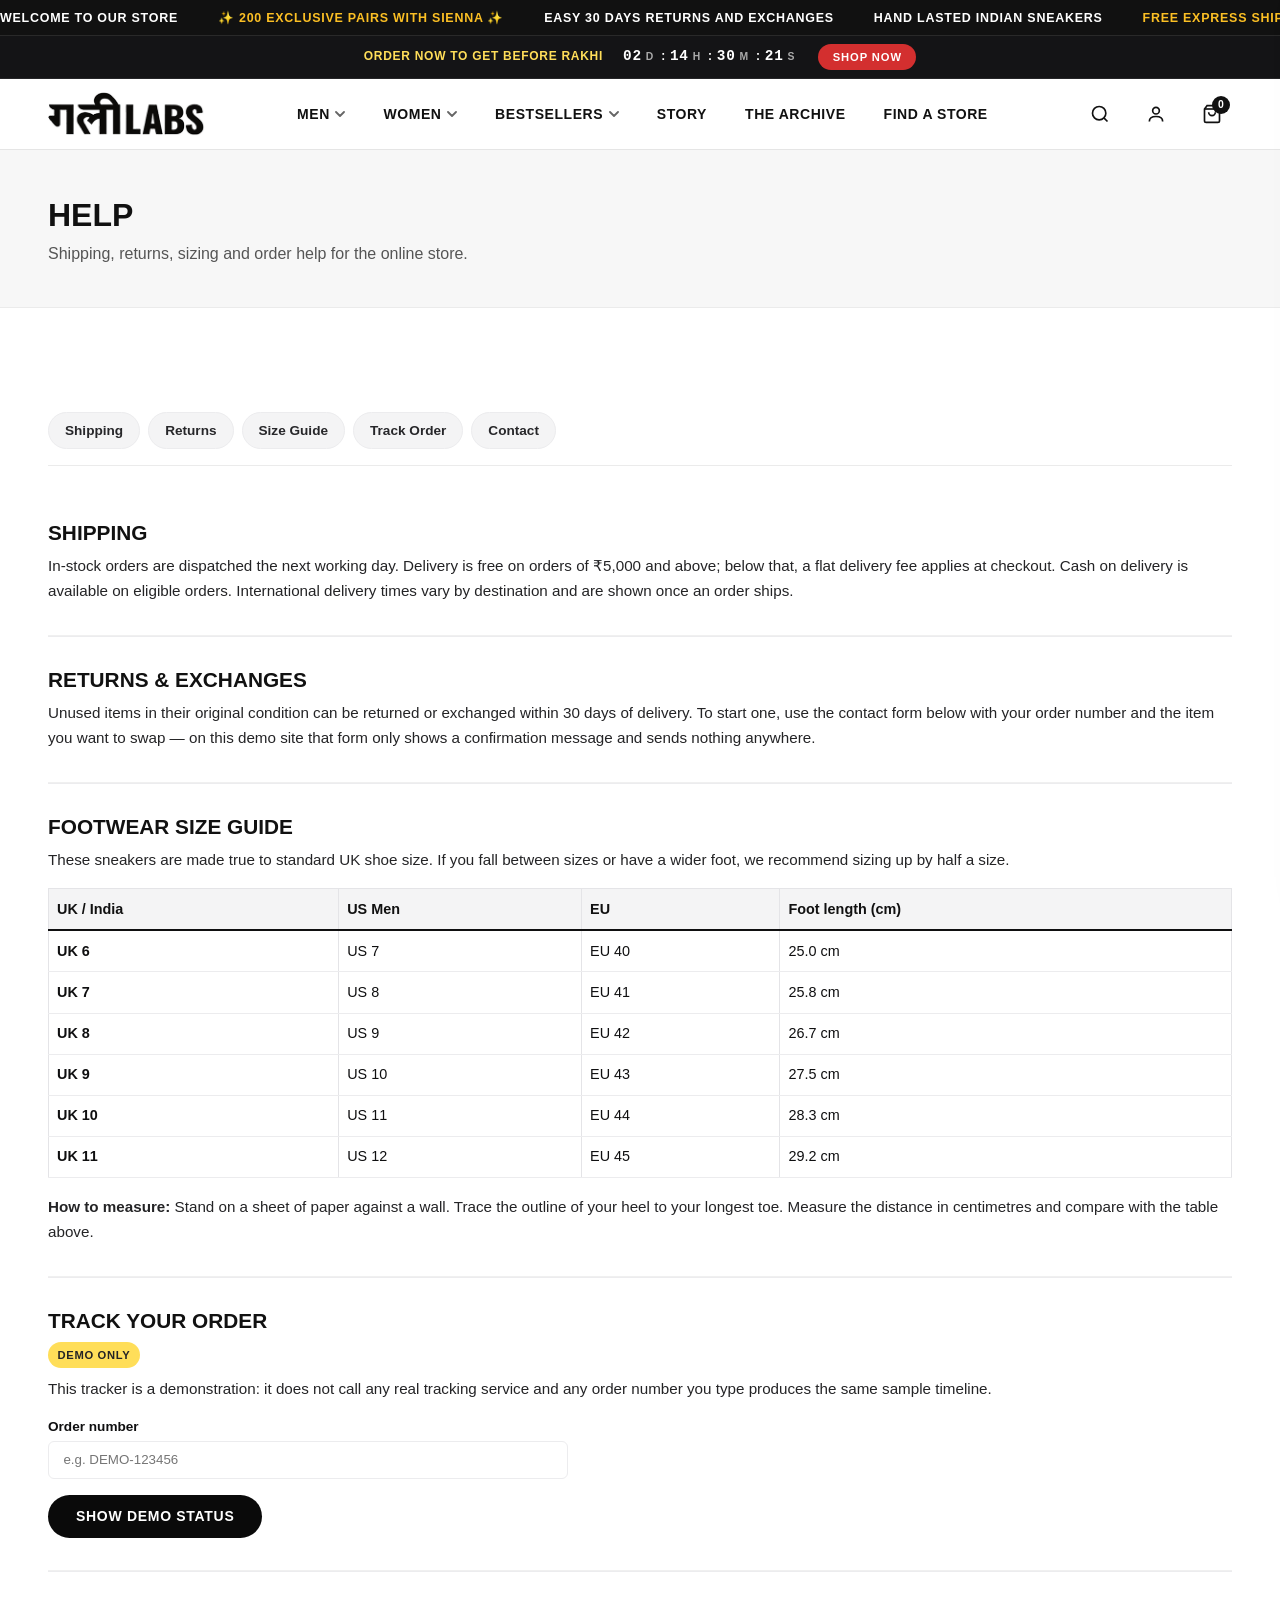
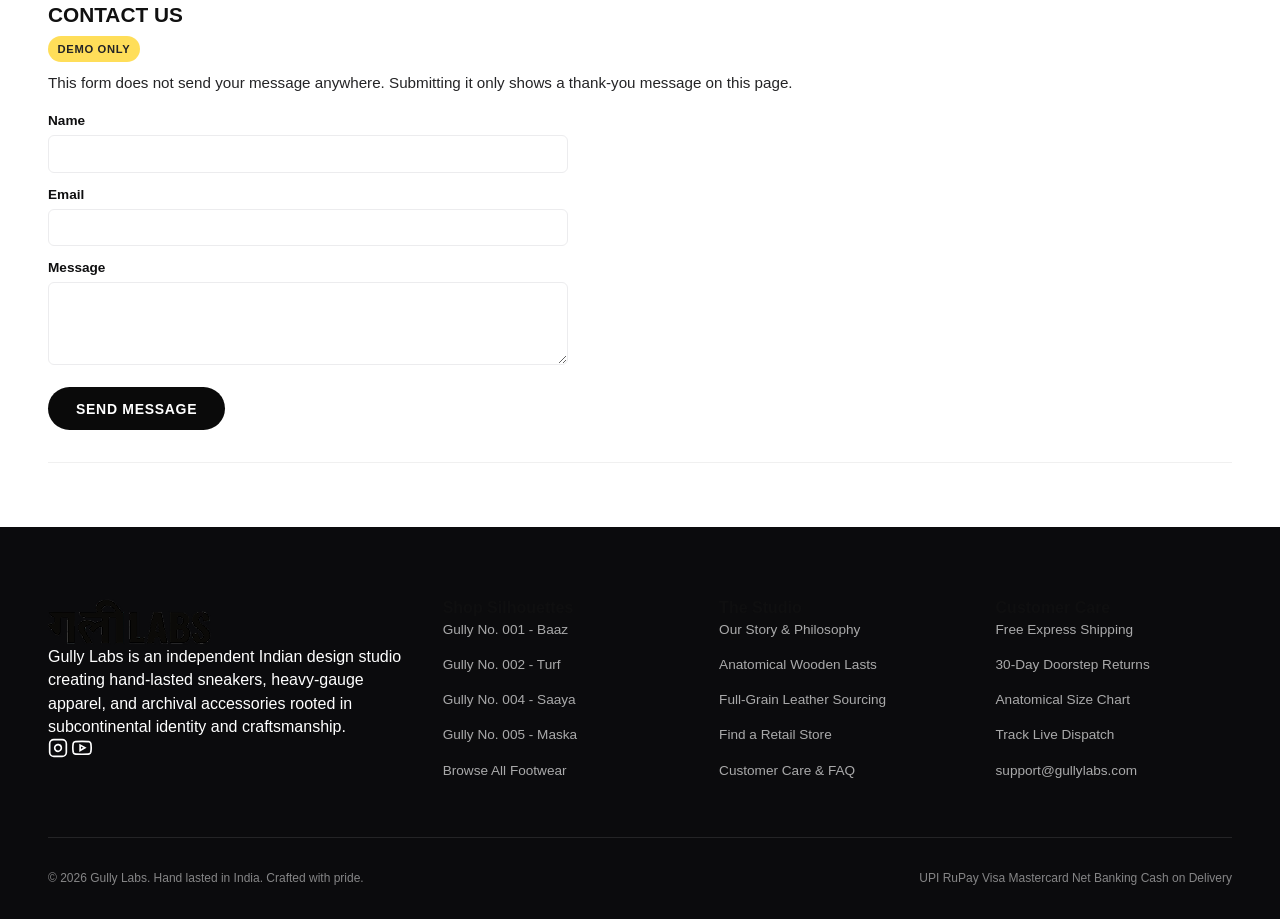
<file: help.html>
<!DOCTYPE html>
<html lang="en">
<head>
  <meta charset="UTF-8">
  <meta name="viewport" content="width=device-width, initial-scale=1.0">
  <title>Help | Gully Labs Demo</title>
  <meta name="description" content="Shipping, returns, size guide, demo order tracking and demo contact form.">
  <link rel="stylesheet" href="css/style.css">
  <link rel="stylesheet" href="css/site.css">
</head>
<body>
  <!-- 1. Top Announcement Marquee Ticker -->
  <div class="top-bar">
    <div class="marquee-container">
      <div class="marquee-track">
        <span class="marquee-item">Welcome to our store</span>
        <span class="marquee-item"><span class="highlight">✨ 200 Exclusive pairs with Sienna ✨</span></span>
        <span class="marquee-item">Easy 30 Days Returns and Exchanges</span>
        <span class="marquee-item">Hand Lasted Indian Sneakers</span>
        <span class="marquee-item"><span class="highlight">Free Express Shipping Across India</span></span>
        <span class="marquee-item">Crafted with Full-Grain Indian Leather</span>
      </div>
      <div class="marquee-track" aria-hidden="true">
        <span class="marquee-item">Welcome to our store</span>
        <span class="marquee-item"><span class="highlight">✨ 200 Exclusive pairs with Sienna ✨</span></span>
        <span class="marquee-item">Easy 30 Days Returns and Exchanges</span>
        <span class="marquee-item">Hand Lasted Indian Sneakers</span>
        <span class="marquee-item"><span class="highlight">Free Express Shipping Across India</span></span>
        <span class="marquee-item">Crafted with Full-Grain Indian Leather</span>
      </div>
    </div>
  </div>

  <!-- 2. Countdown Announcement Bar -->
  <div class="scd-bar">
    <span class="scd-label">ORDER NOW TO GET BEFORE RAKHI</span>
    <span class="scd-timer">
      <b id="cdDays">02</b><u>d</u> : <b id="cdHours">14</b><u>h</u> : <b id="cdMins">30</b><u>m</u> : <b id="cdSecs">21</b><u>s</u>
    </span>
    <a href="shop.html" class="scd-btn">SHOP NOW</a>
  </div>

  <header class="site-header">
    <div class="container header-inner">
      <button type="button" class="mobile-nav-toggle" id="mobileNavToggle" aria-label="Open Menu">
        <svg width="24" height="24" viewBox="0 0 24 24" fill="none" stroke="currentColor" stroke-width="2"><line x1="3" y1="12" x2="21" y2="12"></line><line x1="3" y1="6" x2="21" y2="6"></line><line x1="3" y1="18" x2="21" y2="18"></line></svg>
      </button>
      <a href="index.html" class="site-logo"><img src="assets/images/img_000_4ea6318a.png" alt="Gully Labs demo logo"></a>
            <!-- Desktop Navigation Menu with Authentic Gully Labs Mega Menus -->
      <nav class="desktop-nav">
        <!-- 1. Men Mega Menu -->
        <div class="nav-item has-mega" data-mega="mega-men">
          <a href="shop.html?gender=men" class="nav-link">
            Men
            <svg class="nav-chevron" width="10" height="6" viewBox="0 0 10 6" fill="none" stroke="currentColor" stroke-width="1.8">
              <path d="m1 1 4 4 4-4" stroke-linecap="round" stroke-linejoin="round"/>
            </svg>
          </a>
          <div class="mega-menu" id="mega-men">
            <div class="container mega-menu-inner">
              <div class="mega-sidebar">
                <span class="mega-sidebar-title">Collections</span>
                <ul class="mega-sidebar-links">
                  <li><a href="shop.html?gender=men&category=sneakers" class="mega-cat-link active">Sneakers</a></li>
                  <li><a href="shop.html?gender=men&category=slides" class="mega-cat-link">Slides</a></li>
                  <li><a href="shop.html?gender=men&category=apparel" class="mega-cat-link">Clothing &amp; Accessories</a></li>
                  <li><a href="shop.html?gender=men" class="mega-cat-all">View All Men's &rarr;</a></li>
                </ul>
              </div>
              <div class="mega-products-grid">
                <a href="product.html?id=prod-001" class="mega-product-card">
                  <div class="mega-card-img-wrap">
                    <span class="mega-card-badge">Bestseller</span>
                    <img src="assets/images/img_001_d54b9d76.jpeg" alt="Baaz Faris Black" loading="lazy">
                  </div>
                  <div class="mega-card-info">
                    <div class="mega-card-rating"><span>★</span> 4.8 (45)</div>
                    <h4 class="mega-card-title">Baaz Faris Black</h4>
                    <p class="mega-card-price">&#8377;4,290</p>
                  </div>
                </a>
                <a href="product.html?id=prod-002" class="mega-product-card">
                  <div class="mega-card-img-wrap">
                    <span class="mega-card-badge">Limited</span>
                    <img src="assets/images/img_002_5983bf7c.jpeg" alt="Aandhi Kobicha" loading="lazy">
                  </div>
                  <div class="mega-card-info">
                    <div class="mega-card-rating"><span>★</span> 4.9 (32)</div>
                    <h4 class="mega-card-title">Aandhi Kobicha</h4>
                    <p class="mega-card-price">&#8377;4,690</p>
                  </div>
                </a>
                <a href="product.html?id=prod-006" class="mega-product-card">
                  <div class="mega-card-img-wrap">
                    <img src="assets/images/img_005_de05f1f9.jpeg" alt="Baaz Noor Yellow" loading="lazy">
                  </div>
                  <div class="mega-card-info">
                    <div class="mega-card-rating"><span>★</span> 4.7 (28)</div>
                    <h4 class="mega-card-title">Baaz Noor Yellow</h4>
                    <p class="mega-card-price">&#8377;4,290</p>
                  </div>
                </a>
                <a href="product.html?id=prod-012" class="mega-product-card">
                  <div class="mega-card-img-wrap">
                    <img src="assets/images/img_010_52bede2b.jpeg" alt="1928 Turf Olive" loading="lazy">
                  </div>
                  <div class="mega-card-info">
                    <div class="mega-card-rating"><span>★</span> 4.8 (19)</div>
                    <h4 class="mega-card-title">1928 Turf Olive</h4>
                    <p class="mega-card-price">&#8377;4,990</p>
                  </div>
                </a>
              </div>
            </div>
          </div>
        </div>

        <!-- 2. Women Mega Menu -->
        <div class="nav-item has-mega" data-mega="mega-women">
          <a href="shop.html?gender=women" class="nav-link">
            Women
            <svg class="nav-chevron" width="10" height="6" viewBox="0 0 10 6" fill="none" stroke="currentColor" stroke-width="1.8">
              <path d="m1 1 4 4 4-4" stroke-linecap="round" stroke-linejoin="round"/>
            </svg>
          </a>
          <div class="mega-menu" id="mega-women">
            <div class="container mega-menu-inner">
              <div class="mega-sidebar">
                <span class="mega-sidebar-title">Collections</span>
                <ul class="mega-sidebar-links">
                  <li><a href="shop.html?gender=women&category=sneakers" class="mega-cat-link active">Sneakers</a></li>
                  <li><a href="shop.html?gender=women&category=slides" class="mega-cat-link">Slides</a></li>
                  <li><a href="shop.html?gender=women&category=apparel" class="mega-cat-link">Clothing &amp; Accessories</a></li>
                  <li><a href="shop.html?gender=women" class="mega-cat-all">View All Women's &rarr;</a></li>
                </ul>
              </div>
              <div class="mega-products-grid">
                <a href="product.html?id=prod-003" class="mega-product-card">
                  <div class="mega-card-img-wrap">
                    <span class="mega-card-badge">Bestseller</span>
                    <img src="assets/images/img_003_5cfa92d1.jpeg" alt="Baaz Indrani Edition" loading="lazy">
                  </div>
                  <div class="mega-card-info">
                    <div class="mega-card-rating"><span>★</span> 4.9 (42)</div>
                    <h4 class="mega-card-title">Baaz Indrani Edition</h4>
                    <p class="mega-card-price">&#8377;4,590</p>
                  </div>
                </a>
                <a href="product.html?id=prod-011" class="mega-product-card">
                  <div class="mega-card-img-wrap">
                    <span class="mega-card-badge">Exclusive</span>
                    <img src="assets/images/img_051_382939e5.jpeg" alt="Dvaita Calico White" loading="lazy">
                  </div>
                  <div class="mega-card-info">
                    <div class="mega-card-rating"><span>★</span> 4.8 (37)</div>
                    <h4 class="mega-card-title">Dvaita Calico White</h4>
                    <p class="mega-card-price">&#8377;4,290</p>
                  </div>
                </a>
                <a href="product.html?id=prod-005" class="mega-product-card">
                  <div class="mega-card-img-wrap">
                    <span class="mega-card-badge">Special Drop</span>
                    <img src="assets/images/img_007_97e07d5b.jpeg" alt="Buransh Red" loading="lazy">
                  </div>
                  <div class="mega-card-info">
                    <div class="mega-card-rating"><span>★</span> 5.0 (29)</div>
                    <h4 class="mega-card-title">Buransh Red</h4>
                    <p class="mega-card-price">&#8377;4,890</p>
                  </div>
                </a>
                <a href="product.html?id=prod-014" class="mega-product-card">
                  <div class="mega-card-img-wrap">
                    <img src="assets/images/img_013_2db53fb6.jpeg" alt="Saaya Blue" loading="lazy">
                  </div>
                  <div class="mega-card-info">
                    <div class="mega-card-rating"><span>★</span> 4.7 (21)</div>
                    <h4 class="mega-card-title">Gully 004 - Saaya Blue</h4>
                    <p class="mega-card-price">&#8377;3,990</p>
                  </div>
                </a>
              </div>
            </div>
          </div>
        </div>

        <!-- 3. Bestsellers Mega Menu -->
        <div class="nav-item has-mega" data-mega="mega-bestsellers">
          <a href="index.html#bestsellers" class="nav-link">
            Bestsellers
            <svg class="nav-chevron" width="10" height="6" viewBox="0 0 10 6" fill="none" stroke="currentColor" stroke-width="1.8">
              <path d="m1 1 4 4 4-4" stroke-linecap="round" stroke-linejoin="round"/>
            </svg>
          </a>
          <div class="mega-menu" id="mega-bestsellers">
            <div class="container mega-menu-inner">
              <div class="mega-tiles-grid">
                <a href="index.html#bestsellers" class="mega-tile-card">
                  <div class="mega-tile-img-box">
                    <img src="assets/images/img_001_d54b9d76.jpeg" alt="Hand-Lasted Sneakers" loading="lazy">
                  </div>
                  <div class="mega-tile-content">
                    <h3 class="mega-tile-title">Hand-Lasted Sneakers</h3>
                    <p class="mega-tile-desc">Gully No. 001, 002 &amp; Archival Drops</p>
                    <span class="mega-tile-cta">Shop Sneakers &rarr;</span>
                  </div>
                </a>

                <a href="shop.html?category=slides" class="mega-tile-card">
                  <div class="mega-tile-img-box">
                    <img src="assets/images/img_013_2db53fb6.jpeg" alt="Architectural Slides" loading="lazy">
                  </div>
                  <div class="mega-tile-content">
                    <h3 class="mega-tile-title">Architectural Slides</h3>
                    <p class="mega-tile-desc">Gully No. 004 &amp; 005 Everyday Mules</p>
                    <span class="mega-tile-cta">Shop Slides &rarr;</span>
                  </div>
                </a>

                <a href="index.html#apparel" class="mega-tile-card">
                  <div class="mega-tile-img-box">
                    <img src="assets/images/img_019_e5a2553c.jpeg" alt="Apparel &amp; Accessories" loading="lazy">
                  </div>
                  <div class="mega-tile-content">
                    <h3 class="mega-tile-title">Apparel &amp; Accessories</h3>
                    <p class="mega-tile-desc">Heavyweight Twill Shackets, Jerseys &amp; Pants</p>
                    <span class="mega-tile-cta">Shop Apparel &rarr;</span>
                  </div>
                </a>
              </div>
            </div>
          </div>
        </div>

        <a href="index.html#story" class="nav-link">Story</a>
        <a href="index.html#hidden-gems" class="nav-link">The Archive</a>
        <a href="help.html#contact" class="nav-link">Find a Store</a>
      </nav>
      <div class="header-actions">
        <button type="button" class="action-btn" id="searchTrigger" aria-label="Search Catalog">
          <svg width="20" height="20" viewBox="0 0 24 24" fill="none" stroke="currentColor" stroke-width="2"><circle cx="11" cy="11" r="8"></circle><line x1="21" y1="21" x2="16.65" y2="16.65"></line></svg>
        </button>
        <a href="help.html#contact" class="action-btn" aria-label="Account"><svg width="20" height="20" viewBox="0 0 24 24" fill="none" stroke="currentColor" stroke-width="2"><circle cx="12" cy="8" r="4"></circle><path d="M4 21c0-4 3.6-6 8-6s8 2 8 6"></path></svg></a>
        <button type="button" class="action-btn" id="cartTrigger" aria-label="Shopping Cart">
          <svg width="20" height="20" viewBox="0 0 24 24" fill="none" stroke="currentColor" stroke-width="2"><path d="M6 2L3 6v14a2 2 0 0 0 2 2h14a2 2 0 0 0 2-2V6l-3-4z"></path><line x1="3" y1="6" x2="21" y2="6"></line><path d="M16 10a4 4 0 0 1-8 0"></path></svg>
          <span class="cart-count-badge">0</span>
        </button>
      </div>
    </div>
  </header>

  <main>
    <section class="page-hero">
      <div class="container">
        <h1>Help</h1>
        <p>Shipping, returns, sizing and order help for the online store.</p>
      </div>
    </section>
    <section class="page-body">
      <div class="container">
        <nav class="help-nav" aria-label="Help sections">
          <a href="#shipping">Shipping</a>
          <a href="#returns">Returns</a>
          <a href="#size-guide">Size Guide</a>
          <a href="#track">Track Order</a>
          <a href="#contact">Contact</a>
        </nav>

        <section class="help-section" id="shipping">
          <h2>Shipping</h2>
          <p>In-stock orders are dispatched the next working day. Delivery is free on orders of &#8377;5,000 and above; below that, a flat delivery fee applies at checkout. Cash on delivery is available on eligible orders. International delivery times vary by destination and are shown once an order ships.</p>
        </section>

        <section class="help-section" id="returns">
          <h2>Returns &amp; exchanges</h2>
          <p>Unused items in their original condition can be returned or exchanged within 30 days of delivery. To start one, use the contact form below with your order number and the item you want to swap &mdash; on this demo site that form only shows a confirmation message and sends nothing anywhere.</p>
        </section>

        <section class="help-section" id="size-guide">
          <h2>Footwear size guide</h2>
          <p>These sneakers are made true to standard UK shoe size. If you fall between sizes or have a wider foot, we recommend sizing up by half a size.</p>
          <table class="size-table">
            <thead><tr><th>UK / India</th><th>US Men</th><th>EU</th><th>Foot length (cm)</th></tr></thead>
            <tbody>
          <tr><td><strong>UK 6</strong></td><td>US 7</td><td>EU 40</td><td>25.0 cm</td></tr>
          <tr><td><strong>UK 7</strong></td><td>US 8</td><td>EU 41</td><td>25.8 cm</td></tr>
          <tr><td><strong>UK 8</strong></td><td>US 9</td><td>EU 42</td><td>26.7 cm</td></tr>
          <tr><td><strong>UK 9</strong></td><td>US 10</td><td>EU 43</td><td>27.5 cm</td></tr>
          <tr><td><strong>UK 10</strong></td><td>US 11</td><td>EU 44</td><td>28.3 cm</td></tr>
          <tr><td><strong>UK 11</strong></td><td>US 12</td><td>EU 45</td><td>29.2 cm</td></tr>
            </tbody>
          </table>
          <p><strong>How to measure:</strong> Stand on a sheet of paper against a wall. Trace the outline of your heel to your longest toe. Measure the distance in centimetres and compare with the table above.</p>
        </section>

        <section class="help-section" id="track">
          <h2>Track your order</h2>
          <p><span class="demo-tag">Demo only</span></p>
          <p>This tracker is a demonstration: it does not call any real tracking service and any order number you type produces the same sample timeline.</p>
          <form class="demo-form" id="trackForm">
            <label for="trackOrderId">Order number</label>
            <input type="text" id="trackOrderId" name="orderId" placeholder="e.g. DEMO-123456" required>
            <button type="submit" class="btn btn-primary">Show demo status</button>
          </form>
          <div class="demo-result" id="trackResult" hidden></div>
        </section>

        <section class="help-section" id="contact">
          <h2>Contact us</h2>
          <p><span class="demo-tag">Demo only</span></p>
          <p>This form does not send your message anywhere. Submitting it only shows a thank-you message on this page.</p>
          <form class="demo-form" id="contactForm">
            <label for="contactName">Name</label>
            <input type="text" id="contactName" name="name" required>
            <label for="contactEmail">Email</label>
            <input type="email" id="contactEmail" name="email" required>
            <label for="contactMsg">Message</label>
            <textarea id="contactMsg" name="message" rows="4" required></textarea>
            <button type="submit" class="btn btn-primary">Send message</button>
          </form>
          <div class="demo-result" id="contactResult" hidden></div>
        </section>
        
      </div>
    </section>
    <script>
      document.addEventListener('DOMContentLoaded', function () {
        var trackForm = document.getElementById('trackForm');
        if (trackForm) trackForm.addEventListener('submit', function (e) {
          e.preventDefault();
          var id = document.getElementById('trackOrderId').value.trim();
          var out = document.getElementById('trackResult');
          out.hidden = false;
          out.innerHTML = '<strong>Demo status for order ' + id.replace(/</g, '&lt;') + '</strong>' +
            '<ol><li>Order placed (demo)</li><li>Packed and dispatched next working day (demo)</li>' +
            '<li>In transit (demo)</li><li>Out for delivery (demo)</li></ol>' +
            '<p>This is a sample timeline only &mdash; it is not a real shipment.</p>';
        });
        var contactForm = document.getElementById('contactForm');
        if (contactForm) contactForm.addEventListener('submit', function (e) {
          e.preventDefault();
          var out = document.getElementById('contactResult');
          out.hidden = false;
          out.textContent = 'Thanks! This is a demo only, so your message was not sent anywhere.';
          contactForm.reset();
        });
      });
    </script>

  </main>
  <!-- Site Footer -->
  <footer class="site-footer">
    <div class="container">
      <div class="footer-grid">
        <div class="footer-brand-col">
          <img src="assets/images/img_000_4ea6318a.png" alt="Gully Labs" class="footer-logo">
          <p class="footer-about">
            Gully Labs is an independent Indian design studio creating hand-lasted sneakers, heavy-gauge apparel, and archival accessories rooted in subcontinental identity and craftsmanship.
          </p>
          <div class="footer-social-links">
            <a href="https://instagram.com" target="_blank" rel="noopener" aria-label="Instagram">
              <svg width="20" height="20" viewBox="0 0 24 24" fill="none" stroke="currentColor" stroke-width="2"><rect x="2" y="2" width="20" height="20" rx="5" ry="5"></rect><path d="M16 11.37A4 4 0 1 1 12.63 8 4 4 0 0 1 16 11.37z"></path><line x1="17.5" y1="6.5" x2="17.51" y2="6.5"></line></svg>
            </a>
            <a href="https://youtube.com" target="_blank" rel="noopener" aria-label="YouTube">
              <svg width="20" height="20" viewBox="0 0 24 24" fill="none" stroke="currentColor" stroke-width="2"><path d="M22.54 6.42a2.78 2.78 0 0 0-1.94-2C18.88 4 12 4 12 4s-6.88 0-8.6.46a2.78 2.78 0 0 0-1.94 2A29 29 0 0 0 1 11.75a29 29 0 0 0 .46 5.33A2.78 2.78 0 0 0 3.4 19c1.72.46 8.6.46 8.6.46s6.88 0 8.6-.46a2.78 2.78 0 0 0 1.94-2 29 29 0 0 0 .46-5.25 29 29 0 0 0-.46-5.33z"></path><polygon points="9.75 15.02 15.5 11.75 9.75 8.48 9.75 15.02"></polygon></svg>
            </a>
          </div>
        </div>

        <div class="footer-nav-col">
          <h4 class="footer-heading">Shop Silhouettes</h4>
          <ul class="footer-links">
            <li><a href="index.html#bestsellers">Gully No. 001 - Baaz</a></li>
            <li><a href="index.html#bestsellers">Gully No. 002 - Turf</a></li>
            <li><a href="index.html#bestsellers">Gully No. 004 - Saaya</a></li>
            <li><a href="index.html#bestsellers">Gully No. 005 - Maska</a></li>
            <li><a href="shop.html">Browse All Footwear</a></li>
          </ul>
        </div>

        <div class="footer-nav-col">
          <h4 class="footer-heading">The Studio</h4>
          <ul class="footer-links">
            <li><a href="index.html#story">Our Story & Philosophy</a></li>
            <li><a href="index.html#story">Anatomical Wooden Lasts</a></li>
            <li><a href="index.html#story">Full-Grain Leather Sourcing</a></li>
            <li><a href="help.html#contact">Find a Retail Store</a></li>
            <li><a href="help.html">Customer Care & FAQ</a></li>
          </ul>
        </div>

        <div class="footer-nav-col">
          <h4 class="footer-heading">Customer Care</h4>
          <ul class="footer-links">
            <li><a href="help.html#shipping">Free Express Shipping</a></li>
            <li><a href="help.html#returns">30-Day Doorstep Returns</a></li>
            <li><a href="help.html#size-guide">Anatomical Size Chart</a></li>
            <li><a href="help.html#track">Track Live Dispatch</a></li>
            <li><a href="help.html#contact">support@gullylabs.com</a></li>
          </ul>
        </div>
      </div>

      <div class="footer-bottom">
        <p class="footer-copyright">
          &copy; 2026 Gully Labs. Hand lasted in India. Crafted with pride.
        </p>
        <div class="footer-payment-methods">
          <span class="pay-pill">UPI</span>
          <span class="pay-pill">RuPay</span>
          <span class="pay-pill">Visa</span>
          <span class="pay-pill">Mastercard</span>
          <span class="pay-pill">Net Banking</span>
          <span class="pay-pill">Cash on Delivery</span>
        </div>
      </div>
    </div>
  </footer>

    <!-- Slide-out Cart Drawer -->
  <div class="cart-drawer" id="cartDrawer" role="dialog" aria-modal="true" aria-label="Shopping Cart">
    <!-- Drawer Header -->
    <div class="cart-drawer-header">
      <div class="cart-drawer-title-row">
        <h3 class="cart-drawer-title">Your Bag</h3>
        <span class="cart-drawer-count">(<span class="cart-count-badge">0</span>)</span>
      </div>
      <button type="button" class="cart-drawer-close" id="cartDrawerClose" aria-label="Close Cart">&times;</button>
    </div>

    <!-- Free Shipping Progress Meter -->
    <div class="shipping-meter-box">
      <div class="shipping-meter-label" id="shippingMeterText">
        Add ₹5,000 for Free Express Shipping Across India!
      </div>
      <div class="meter-track">
        <div class="meter-bar" id="shippingMeterBar" style="width: 0%;"></div>
      </div>
    </div>

    <!-- Scrollable Items Body -->
    <div class="cart-drawer-body" id="cartDrawerItems">
      <!-- Populated via renderCart() in js/app.js -->
    </div>

    <!-- Drawer Footer / Pinned to Bottom -->
    <div class="cart-drawer-footer">
      <!-- Promo Box -->
      <div class="promo-box">
        <input type="text" id="promoInput" placeholder="Promo code (e.g. GULLY10)" class="promo-input">
        <button type="button" id="applyPromoBtn" class="promo-btn">Apply</button>
      </div>

      <!-- Subtotal Row -->
      <div class="subtotal-row">
        <span>Estimated Subtotal:</span>
        <span id="cartSubtotal">₹0</span>
      </div>
      <p class="drawer-tax-note">MRP inclusive of all taxes • Free doorstep exchanges across India.</p>

      <!-- Checkout Button -->
      <a href="checkout.html" class="checkout-btn" id="checkoutBtn">
        Proceed to Secure Checkout &rarr;
      </a>
      <a href="cart.html" class="view-bag-link">
        View Full Shopping Bag &rarr;
      </a>
    </div>
  </div>



  <div class="mobile-nav-drawer" id="mobileNavDrawer">
    <div style="display:flex; justify-content:space-between; align-items:center;">
      <span style="font-weight:800; text-transform:uppercase;">Menu</span>
      <button type="button" class="drawer-close-btn" id="mobileNavClose" aria-label="Close Menu">&times;</button>
    </div>
    <ul class="mobile-nav-links">
      <li><a href="shop.html">Bestsellers</a></li>
      <li><a href="shop.html">Shop All</a></li>
      <li><a href="shop.html?sale=1">Sale</a></li>
      <li><a href="story.html">Story</a></li>
      <li><a href="collections.html">Collections</a></li>
      <li><a href="help.html">Help</a></li>
      <li><a href="help.html#size-guide">Size Guide</a></li>
    </ul>
  </div>

  <div class="drawer-backdrop" id="drawerBackdrop"></div>

  <script src="data/products.js"></script>
  <script src="js/site.js"></script>
</body>
</html>
</file>
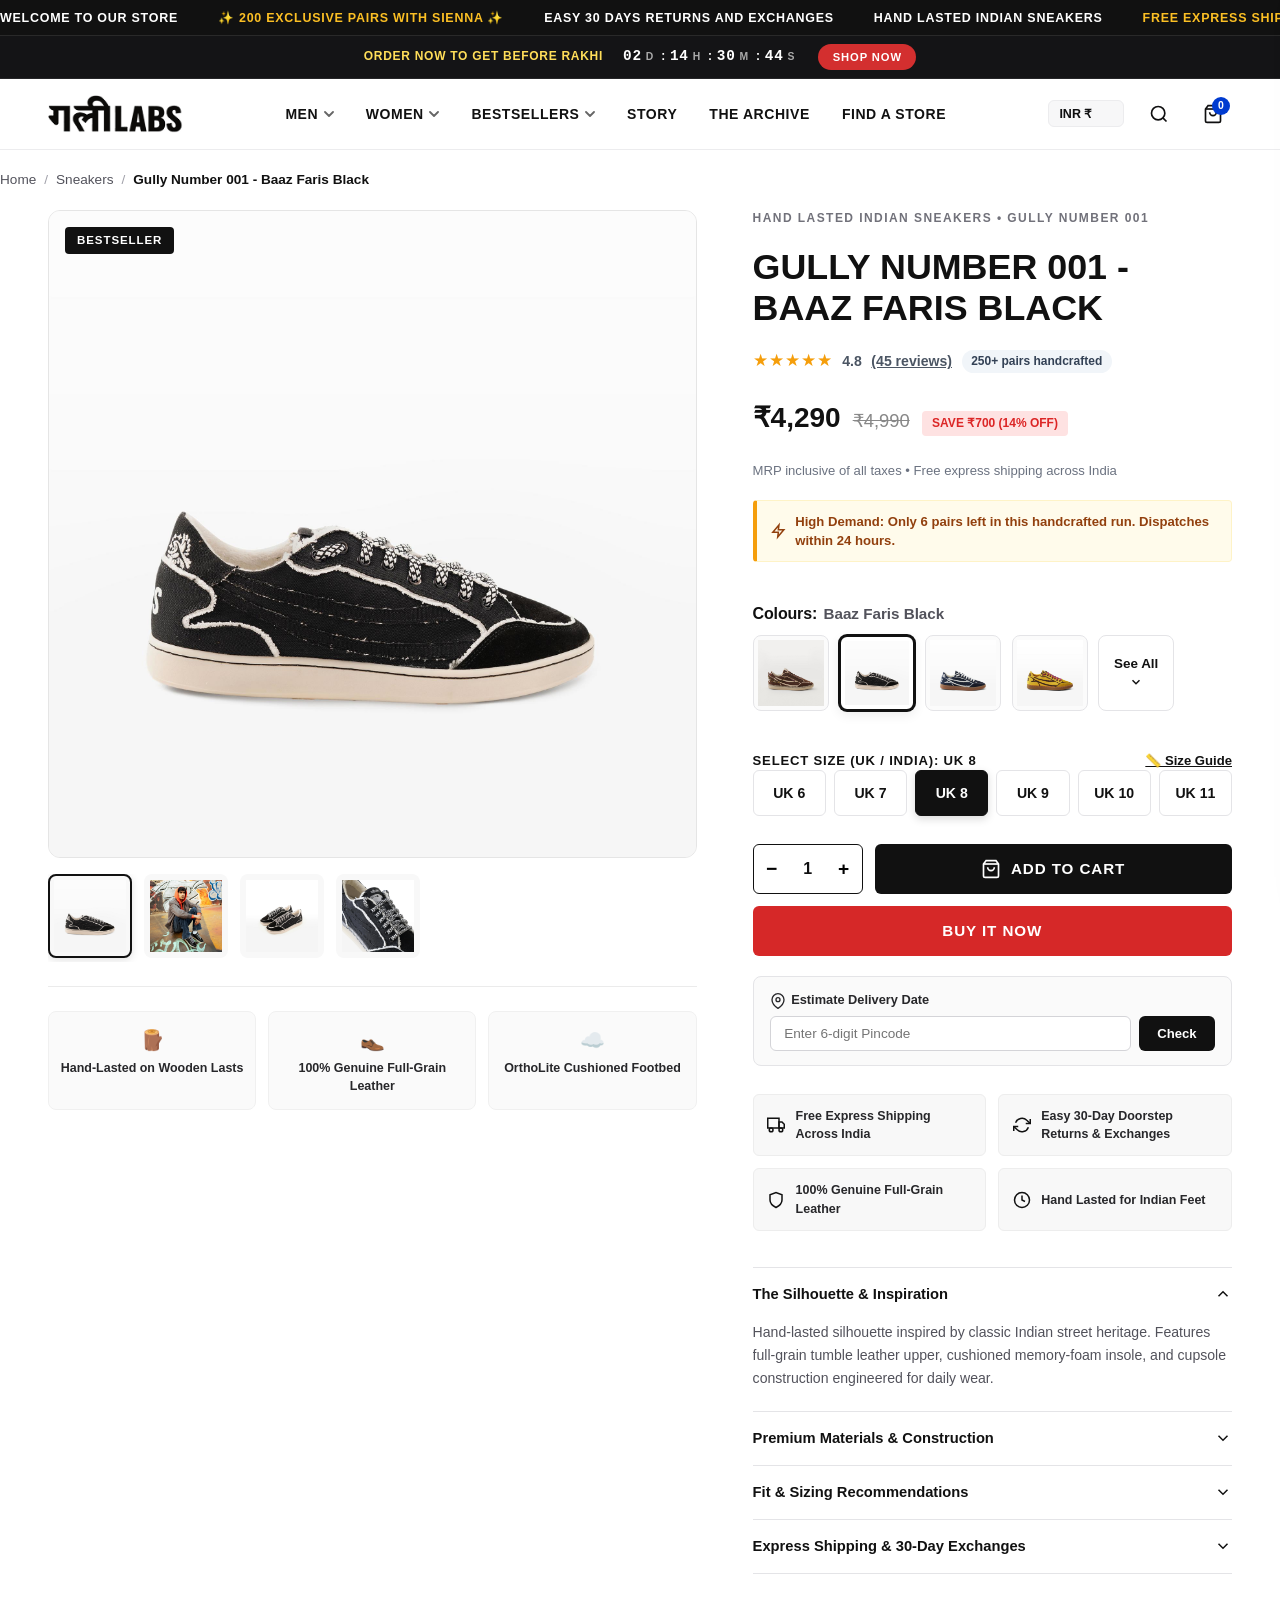
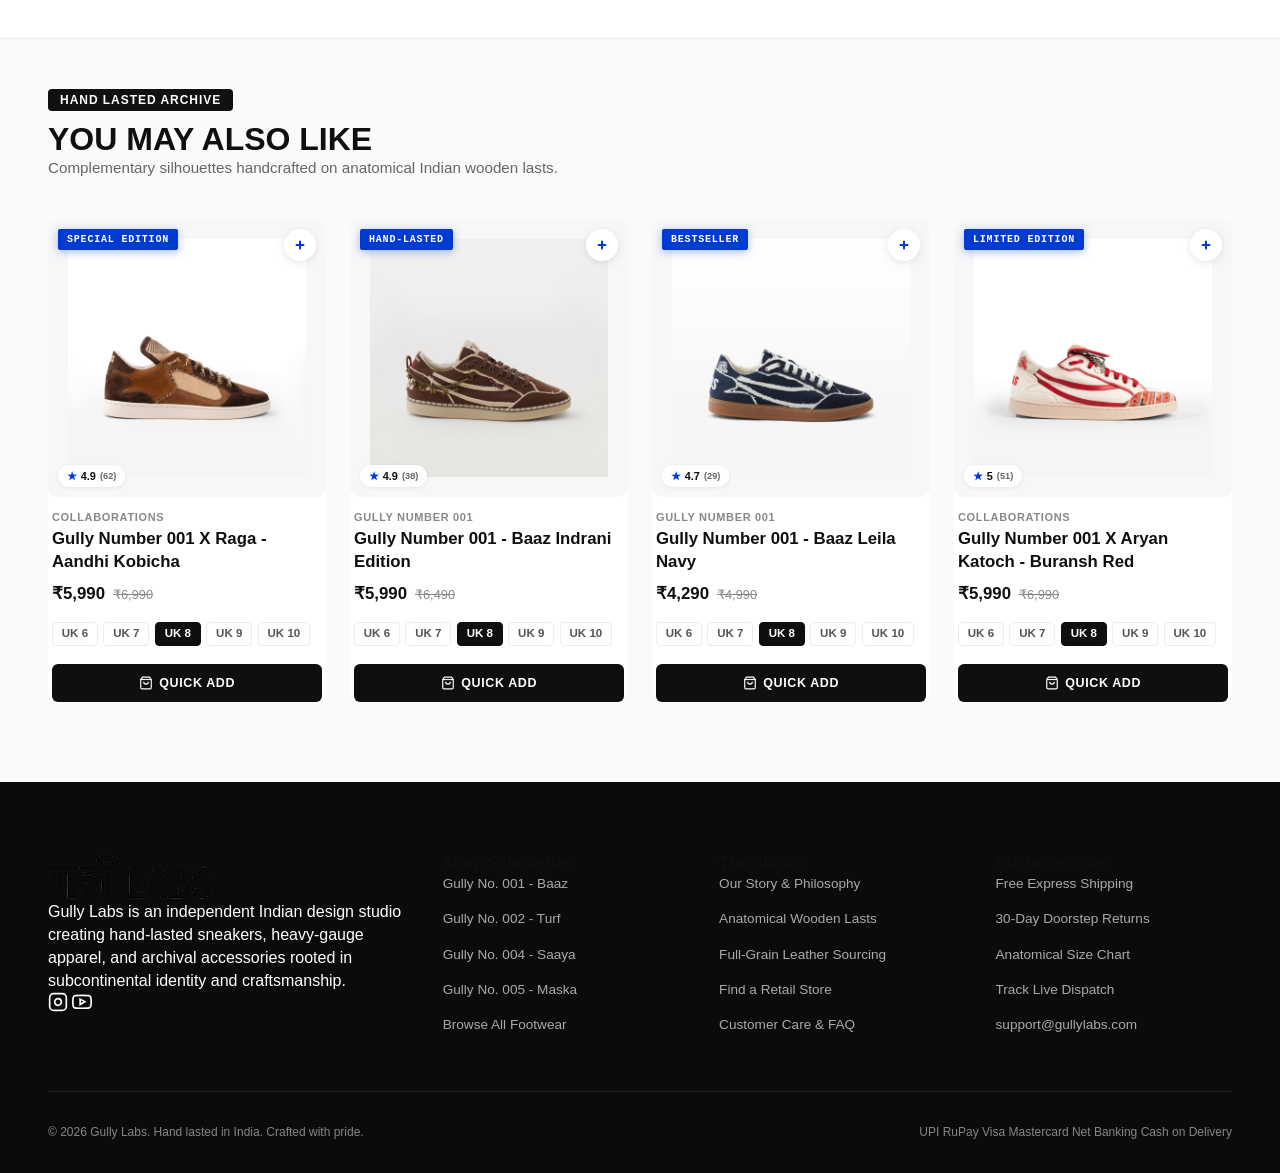
<file: product.html>
<!DOCTYPE html>
<html lang="en">
<head>
  <meta charset="UTF-8">
  <meta name="viewport" content="width=device-width, initial-scale=1.0">
  <title>Hand Lasted Indian Sneakers | Gully Labs</title>
  <meta name="description" content="Discover hand-lasted sneakers rooted in Indian culture, crafted with genuine full-grain leather and anatomical wooden lasts.">
  <link rel="stylesheet" href="css/style.css">
</head>
<body>

    <!-- 1. Top Announcement Marquee Ticker -->
  <div class="top-bar">
    <div class="marquee-container">
      <div class="marquee-track">
        <span class="marquee-item">Welcome to our store</span>
        <span class="marquee-item"><span class="highlight">✨ 200 Exclusive pairs with Sienna ✨</span></span>
        <span class="marquee-item">Easy 30 Days Returns and Exchanges</span>
        <span class="marquee-item">Hand Lasted Indian Sneakers</span>
        <span class="marquee-item"><span class="highlight">Free Express Shipping Across India</span></span>
        <span class="marquee-item">Crafted with Full-Grain Indian Leather</span>
      </div>
      <div class="marquee-track" aria-hidden="true">
        <span class="marquee-item">Welcome to our store</span>
        <span class="marquee-item"><span class="highlight">✨ 200 Exclusive pairs with Sienna ✨</span></span>
        <span class="marquee-item">Easy 30 Days Returns and Exchanges</span>
        <span class="marquee-item">Hand Lasted Indian Sneakers</span>
        <span class="marquee-item"><span class="highlight">Free Express Shipping Across India</span></span>
        <span class="marquee-item">Crafted with Full-Grain Indian Leather</span>
      </div>
    </div>
  </div>

  <!-- 2. Countdown Announcement Bar -->
  <div class="scd-bar">
    <span class="scd-label">ORDER NOW TO GET BEFORE RAKHI</span>
    <span class="scd-timer">
      <b id="cdDays">02</b><u>d</u> : <b id="cdHours">14</b><u>h</u> : <b id="cdMins">30</b><u>m</u> : <b id="cdSecs">21</b><u>s</u>
    </span>
    <a href="shop.html" class="scd-btn">SHOP NOW</a>
  </div>

  <!-- 3. Site Header Navigation -->
  <header class="site-header" id="mainHeader">
    <div class="container header-inner">
      <!-- Mobile Navigation Hamburger -->
      <button type="button" class="mobile-nav-toggle" id="mobileNavToggle" aria-label="Open Navigation Menu">
        <svg width="24" height="24" viewBox="0 0 24 24" fill="none" stroke="currentColor" stroke-width="2">
          <line x1="3" y1="12" x2="21" y2="12"></line>
          <line x1="3" y1="6" x2="21" y2="6"></line>
          <line x1="3" y1="18" x2="21" y2="18"></line>
        </svg>
      </button>

      <!-- Gully Labs Authentic Logo -->
      <a href="index.html" class="site-logo">
        <img src="assets/images/img_000_4ea6318a.png" alt="Gully Labs" class="logo-img">
      </a>

      <!-- Desktop Navigation Menu -->
            <!-- Desktop Navigation Menu with Authentic Gully Labs Mega Menus -->
      <nav class="desktop-nav">
        <!-- 1. Men Mega Menu -->
        <div class="nav-item has-mega" data-mega="mega-men">
          <a href="shop.html?gender=men" class="nav-link">
            Men
            <svg class="nav-chevron" width="10" height="6" viewBox="0 0 10 6" fill="none" stroke="currentColor" stroke-width="1.8">
              <path d="m1 1 4 4 4-4" stroke-linecap="round" stroke-linejoin="round"/>
            </svg>
          </a>
          <div class="mega-menu" id="mega-men">
            <div class="container mega-menu-inner">
              <div class="mega-sidebar">
                <span class="mega-sidebar-title">Collections</span>
                <ul class="mega-sidebar-links">
                  <li><a href="shop.html?gender=men&category=sneakers" class="mega-cat-link active">Sneakers</a></li>
                  <li><a href="shop.html?gender=men&category=slides" class="mega-cat-link">Slides</a></li>
                  <li><a href="shop.html?gender=men&category=apparel" class="mega-cat-link">Clothing &amp; Accessories</a></li>
                  <li><a href="shop.html?gender=men" class="mega-cat-all">View All Men's &rarr;</a></li>
                </ul>
              </div>
              <div class="mega-products-grid">
                <a href="product.html?id=prod-001" class="mega-product-card">
                  <div class="mega-card-img-wrap">
                    <span class="mega-card-badge">Bestseller</span>
                    <img src="assets/images/img_001_d54b9d76.jpeg" alt="Baaz Faris Black" loading="lazy">
                  </div>
                  <div class="mega-card-info">
                    <div class="mega-card-rating"><span>★</span> 4.8 (45)</div>
                    <h4 class="mega-card-title">Baaz Faris Black</h4>
                    <p class="mega-card-price">&#8377;4,290</p>
                  </div>
                </a>
                <a href="product.html?id=prod-002" class="mega-product-card">
                  <div class="mega-card-img-wrap">
                    <span class="mega-card-badge">Limited</span>
                    <img src="assets/images/img_002_5983bf7c.jpeg" alt="Aandhi Kobicha" loading="lazy">
                  </div>
                  <div class="mega-card-info">
                    <div class="mega-card-rating"><span>★</span> 4.9 (32)</div>
                    <h4 class="mega-card-title">Aandhi Kobicha</h4>
                    <p class="mega-card-price">&#8377;4,690</p>
                  </div>
                </a>
                <a href="product.html?id=prod-006" class="mega-product-card">
                  <div class="mega-card-img-wrap">
                    <img src="assets/images/img_005_de05f1f9.jpeg" alt="Baaz Noor Yellow" loading="lazy">
                  </div>
                  <div class="mega-card-info">
                    <div class="mega-card-rating"><span>★</span> 4.7 (28)</div>
                    <h4 class="mega-card-title">Baaz Noor Yellow</h4>
                    <p class="mega-card-price">&#8377;4,290</p>
                  </div>
                </a>
                <a href="product.html?id=prod-012" class="mega-product-card">
                  <div class="mega-card-img-wrap">
                    <img src="assets/images/img_010_52bede2b.jpeg" alt="1928 Turf Olive" loading="lazy">
                  </div>
                  <div class="mega-card-info">
                    <div class="mega-card-rating"><span>★</span> 4.8 (19)</div>
                    <h4 class="mega-card-title">1928 Turf Olive</h4>
                    <p class="mega-card-price">&#8377;4,990</p>
                  </div>
                </a>
              </div>
            </div>
          </div>
        </div>

        <!-- 2. Women Mega Menu -->
        <div class="nav-item has-mega" data-mega="mega-women">
          <a href="shop.html?gender=women" class="nav-link">
            Women
            <svg class="nav-chevron" width="10" height="6" viewBox="0 0 10 6" fill="none" stroke="currentColor" stroke-width="1.8">
              <path d="m1 1 4 4 4-4" stroke-linecap="round" stroke-linejoin="round"/>
            </svg>
          </a>
          <div class="mega-menu" id="mega-women">
            <div class="container mega-menu-inner">
              <div class="mega-sidebar">
                <span class="mega-sidebar-title">Collections</span>
                <ul class="mega-sidebar-links">
                  <li><a href="shop.html?gender=women&category=sneakers" class="mega-cat-link active">Sneakers</a></li>
                  <li><a href="shop.html?gender=women&category=slides" class="mega-cat-link">Slides</a></li>
                  <li><a href="shop.html?gender=women&category=apparel" class="mega-cat-link">Clothing &amp; Accessories</a></li>
                  <li><a href="shop.html?gender=women" class="mega-cat-all">View All Women's &rarr;</a></li>
                </ul>
              </div>
              <div class="mega-products-grid">
                <a href="product.html?id=prod-003" class="mega-product-card">
                  <div class="mega-card-img-wrap">
                    <span class="mega-card-badge">Bestseller</span>
                    <img src="assets/images/img_003_5cfa92d1.jpeg" alt="Baaz Indrani Edition" loading="lazy">
                  </div>
                  <div class="mega-card-info">
                    <div class="mega-card-rating"><span>★</span> 4.9 (42)</div>
                    <h4 class="mega-card-title">Baaz Indrani Edition</h4>
                    <p class="mega-card-price">&#8377;4,590</p>
                  </div>
                </a>
                <a href="product.html?id=prod-011" class="mega-product-card">
                  <div class="mega-card-img-wrap">
                    <span class="mega-card-badge">Exclusive</span>
                    <img src="assets/images/img_051_382939e5.jpeg" alt="Dvaita Calico White" loading="lazy">
                  </div>
                  <div class="mega-card-info">
                    <div class="mega-card-rating"><span>★</span> 4.8 (37)</div>
                    <h4 class="mega-card-title">Dvaita Calico White</h4>
                    <p class="mega-card-price">&#8377;4,290</p>
                  </div>
                </a>
                <a href="product.html?id=prod-005" class="mega-product-card">
                  <div class="mega-card-img-wrap">
                    <span class="mega-card-badge">Special Drop</span>
                    <img src="assets/images/img_007_97e07d5b.jpeg" alt="Buransh Red" loading="lazy">
                  </div>
                  <div class="mega-card-info">
                    <div class="mega-card-rating"><span>★</span> 5.0 (29)</div>
                    <h4 class="mega-card-title">Buransh Red</h4>
                    <p class="mega-card-price">&#8377;4,890</p>
                  </div>
                </a>
                <a href="product.html?id=prod-014" class="mega-product-card">
                  <div class="mega-card-img-wrap">
                    <img src="assets/images/img_013_2db53fb6.jpeg" alt="Saaya Blue" loading="lazy">
                  </div>
                  <div class="mega-card-info">
                    <div class="mega-card-rating"><span>★</span> 4.7 (21)</div>
                    <h4 class="mega-card-title">Gully 004 - Saaya Blue</h4>
                    <p class="mega-card-price">&#8377;3,990</p>
                  </div>
                </a>
              </div>
            </div>
          </div>
        </div>

        <!-- 3. Bestsellers Mega Menu -->
        <div class="nav-item has-mega" data-mega="mega-bestsellers">
          <a href="index.html#bestsellers" class="nav-link">
            Bestsellers
            <svg class="nav-chevron" width="10" height="6" viewBox="0 0 10 6" fill="none" stroke="currentColor" stroke-width="1.8">
              <path d="m1 1 4 4 4-4" stroke-linecap="round" stroke-linejoin="round"/>
            </svg>
          </a>
          <div class="mega-menu" id="mega-bestsellers">
            <div class="container mega-menu-inner">
              <div class="mega-tiles-grid">
                <a href="index.html#bestsellers" class="mega-tile-card">
                  <div class="mega-tile-img-box">
                    <img src="assets/images/img_001_d54b9d76.jpeg" alt="Hand-Lasted Sneakers" loading="lazy">
                  </div>
                  <div class="mega-tile-content">
                    <h3 class="mega-tile-title">Hand-Lasted Sneakers</h3>
                    <p class="mega-tile-desc">Gully No. 001, 002 &amp; Archival Drops</p>
                    <span class="mega-tile-cta">Shop Sneakers &rarr;</span>
                  </div>
                </a>

                <a href="shop.html?category=slides" class="mega-tile-card">
                  <div class="mega-tile-img-box">
                    <img src="assets/images/img_013_2db53fb6.jpeg" alt="Architectural Slides" loading="lazy">
                  </div>
                  <div class="mega-tile-content">
                    <h3 class="mega-tile-title">Architectural Slides</h3>
                    <p class="mega-tile-desc">Gully No. 004 &amp; 005 Everyday Mules</p>
                    <span class="mega-tile-cta">Shop Slides &rarr;</span>
                  </div>
                </a>

                <a href="index.html#apparel" class="mega-tile-card">
                  <div class="mega-tile-img-box">
                    <img src="assets/images/img_019_e5a2553c.jpeg" alt="Apparel &amp; Accessories" loading="lazy">
                  </div>
                  <div class="mega-tile-content">
                    <h3 class="mega-tile-title">Apparel &amp; Accessories</h3>
                    <p class="mega-tile-desc">Heavyweight Twill Shackets, Jerseys &amp; Pants</p>
                    <span class="mega-tile-cta">Shop Apparel &rarr;</span>
                  </div>
                </a>
              </div>
            </div>
          </div>
        </div>

        <a href="index.html#story" class="nav-link">Story</a>
        <a href="index.html#hidden-gems" class="nav-link">The Archive</a>
        <a href="help.html#contact" class="nav-link">Find a Store</a>
      </nav>

      <!-- Header Right Utilities -->
      <div class="header-actions">
        <!-- Currency Selector -->
        <div class="currency-selector-wrapper">
          <select id="currencySelector" class="currency-select" aria-label="Select Currency">
            <option value="INR" selected>INR ₹</option>
            <option value="USD">USD $</option>
            <option value="EUR">EUR €</option>
            <option value="GBP">GBP £</option>
            <option value="AED">AED</option>
          </select>
        </div>

        <!-- Search Icon Trigger -->
        <button type="button" class="action-btn" id="searchTrigger" aria-label="Search Catalog">
          <svg width="20" height="20" viewBox="0 0 24 24" fill="none" stroke="currentColor" stroke-width="2">
            <circle cx="11" cy="11" r="8"></circle>
            <line x1="21" y1="21" x2="16.65" y2="16.65"></line>
          </svg>
        </button>

        <!-- Cart Bag Trigger -->
        <button type="button" class="action-btn cart-btn" id="cartTrigger" aria-label="Shopping Cart">
          <svg width="20" height="20" viewBox="0 0 24 24" fill="none" stroke="currentColor" stroke-width="2">
            <path d="M6 2L3 6v14a2 2 0 0 0 2 2h14a2 2 0 0 0 2-2V6l-3-4z"></path>
            <line x1="3" y1="6" x2="21" y2="6"></line>
            <path d="M16 10a4 4 0 0 1-8 0"></path>
          </svg>
          <span class="cart-count-badge">0</span>
        </button>
      </div>
    </div>
  </header>

  <main>
    <!-- Breadcrumb Bar -->
    <div class="container pd-breadcrumb-bar">
      <a href="index.html">Home</a>
      <span class="pd-crumb-sep">/</span>
      <a href="shop.html">Sneakers</a>
      <span class="pd-crumb-sep">/</span>
      <span class="pd-crumb-active" id="crumbTitle">Product Details</span>
    </div>

    <!-- Product Detail Main Section -->
    <section class="pd-section">
      <div class="container">
        <div class="pd-grid" id="productDetail">
          <!-- Dynamically populated by js/product.js -->
        </div>
      </div>
    </section>

    <!-- Related Products Section -->
    <section class="related-section" style="padding: 3rem 0 5rem; background: #fafafa; border-top: 1px solid #ebebeb;">
      <div class="container">
        <div class="section-header text-center" style="margin-bottom: 2.5rem;">
          <span class="section-tag" style="background:#111; color:#fff; padding:0.25rem 0.75rem; border-radius:4px; font-size:0.75rem; font-weight:800; letter-spacing:0.08em;">HAND LASTED ARCHIVE</span>
          <h2 class="section-title" style="margin-top:0.75rem; font-size:2rem; font-weight:800;">You May Also Like</h2>
          <p class="section-subtitle" style="color:#666; font-size:0.95rem;">Complementary silhouettes handcrafted on anatomical Indian wooden lasts.</p>
        </div>
        <div class="product-grid" id="relatedGrid">
          <!-- Dynamically populated by js/product.js -->
        </div>
      </div>
    </section>
  </main>

  <!-- Site Footer -->
  <footer class="site-footer">
    <div class="container">
      <div class="footer-grid">
        <div class="footer-brand-col">
          <img src="assets/images/img_000_4ea6318a.png" alt="Gully Labs" class="footer-logo">
          <p class="footer-about">
            Gully Labs is an independent Indian design studio creating hand-lasted sneakers, heavy-gauge apparel, and archival accessories rooted in subcontinental identity and craftsmanship.
          </p>
          <div class="footer-social-links">
            <a href="https://instagram.com" target="_blank" rel="noopener" aria-label="Instagram">
              <svg width="20" height="20" viewBox="0 0 24 24" fill="none" stroke="currentColor" stroke-width="2"><rect x="2" y="2" width="20" height="20" rx="5" ry="5"></rect><path d="M16 11.37A4 4 0 1 1 12.63 8 4 4 0 0 1 16 11.37z"></path><line x1="17.5" y1="6.5" x2="17.51" y2="6.5"></line></svg>
            </a>
            <a href="https://youtube.com" target="_blank" rel="noopener" aria-label="YouTube">
              <svg width="20" height="20" viewBox="0 0 24 24" fill="none" stroke="currentColor" stroke-width="2"><path d="M22.54 6.42a2.78 2.78 0 0 0-1.94-2C18.88 4 12 4 12 4s-6.88 0-8.6.46a2.78 2.78 0 0 0-1.94 2A29 29 0 0 0 1 11.75a29 29 0 0 0 .46 5.33A2.78 2.78 0 0 0 3.4 19c1.72.46 8.6.46 8.6.46s6.88 0 8.6-.46a2.78 2.78 0 0 0 1.94-2 29 29 0 0 0 .46-5.25 29 29 0 0 0-.46-5.33z"></path><polygon points="9.75 15.02 15.5 11.75 9.75 8.48 9.75 15.02"></polygon></svg>
            </a>
          </div>
        </div>

        <div class="footer-nav-col">
          <h4 class="footer-heading">Shop Silhouettes</h4>
          <ul class="footer-links">
            <li><a href="index.html#bestsellers">Gully No. 001 - Baaz</a></li>
            <li><a href="index.html#bestsellers">Gully No. 002 - Turf</a></li>
            <li><a href="index.html#bestsellers">Gully No. 004 - Saaya</a></li>
            <li><a href="index.html#bestsellers">Gully No. 005 - Maska</a></li>
            <li><a href="shop.html">Browse All Footwear</a></li>
          </ul>
        </div>

        <div class="footer-nav-col">
          <h4 class="footer-heading">The Studio</h4>
          <ul class="footer-links">
            <li><a href="index.html#story">Our Story & Philosophy</a></li>
            <li><a href="index.html#story">Anatomical Wooden Lasts</a></li>
            <li><a href="index.html#story">Full-Grain Leather Sourcing</a></li>
            <li><a href="help.html#contact">Find a Retail Store</a></li>
            <li><a href="help.html">Customer Care & FAQ</a></li>
          </ul>
        </div>

        <div class="footer-nav-col">
          <h4 class="footer-heading">Customer Care</h4>
          <ul class="footer-links">
            <li><a href="help.html#shipping">Free Express Shipping</a></li>
            <li><a href="help.html#returns">30-Day Doorstep Returns</a></li>
            <li><a href="help.html#size-guide">Anatomical Size Chart</a></li>
            <li><a href="help.html#track">Track Live Dispatch</a></li>
            <li><a href="help.html#contact">support@gullylabs.com</a></li>
          </ul>
        </div>
      </div>

      <div class="footer-bottom">
        <p class="footer-copyright">
          &copy; 2026 Gully Labs. Hand lasted in India. Crafted with pride.
        </p>
        <div class="footer-payment-methods">
          <span class="pay-pill">UPI</span>
          <span class="pay-pill">RuPay</span>
          <span class="pay-pill">Visa</span>
          <span class="pay-pill">Mastercard</span>
          <span class="pay-pill">Net Banking</span>
          <span class="pay-pill">Cash on Delivery</span>
        </div>
      </div>
    </div>
  </footer>

    <!-- Slide-out Cart Drawer -->
  <div class="cart-drawer" id="cartDrawer" role="dialog" aria-modal="true" aria-label="Shopping Cart">
    <!-- Drawer Header -->
    <div class="cart-drawer-header">
      <div class="cart-drawer-title-row">
        <h3 class="cart-drawer-title">Your Bag</h3>
        <span class="cart-drawer-count">(<span class="cart-count-badge">0</span>)</span>
      </div>
      <button type="button" class="cart-drawer-close" id="cartDrawerClose" aria-label="Close Cart">&times;</button>
    </div>

    <!-- Free Shipping Progress Meter -->
    <div class="shipping-meter-box">
      <div class="shipping-meter-label" id="shippingMeterText">
        Add ₹5,000 for Free Express Shipping Across India!
      </div>
      <div class="meter-track">
        <div class="meter-bar" id="shippingMeterBar" style="width: 0%;"></div>
      </div>
    </div>

    <!-- Scrollable Items Body -->
    <div class="cart-drawer-body" id="cartDrawerItems">
      <!-- Populated via renderCart() in js/app.js -->
    </div>

    <!-- Drawer Footer / Pinned to Bottom -->
    <div class="cart-drawer-footer">
      <!-- Promo Box -->
      <div class="promo-box">
        <input type="text" id="promoInput" placeholder="Promo code (e.g. GULLY10)" class="promo-input">
        <button type="button" id="applyPromoBtn" class="promo-btn">Apply</button>
      </div>

      <!-- Subtotal Row -->
      <div class="subtotal-row">
        <span>Estimated Subtotal:</span>
        <span id="cartSubtotal">₹0</span>
      </div>
      <p class="drawer-tax-note">MRP inclusive of all taxes • Free doorstep exchanges across India.</p>

      <!-- Checkout Button -->
      <a href="checkout.html" class="checkout-btn" id="checkoutBtn">
        Proceed to Secure Checkout &rarr;
      </a>
      <a href="cart.html" class="view-bag-link">
        View Full Shopping Bag &rarr;
      </a>
    </div>
  </div>


  <div class="search-drawer" id="searchDrawer" role="dialog" aria-modal="true" aria-label="Search Gully Labs">
    <div class="search-drawer-inner">
      <div class="search-input-wrapper">
        <svg width="24" height="24" viewBox="0 0 24 24" fill="none" stroke="currentColor" stroke-width="2">
          <circle cx="11" cy="11" r="8"></circle>
          <line x1="21" y1="21" x2="16.65" y2="16.65"></line>
        </svg>
        <input type="text" id="searchInput" placeholder="Search sneakers, apparel, or silhouettes..." autocomplete="off">
        <button type="button" id="searchDrawerClose" class="search-close-btn" aria-label="Close Search">&times;</button>
      </div>
      <div class="search-results-container" id="searchResults">
        <p class="search-placeholder-msg">Type to discover hand-lasted Indian footwear and apparel...</p>
      </div>
    </div>
  </div>
  </div>

  <!-- Mobile Navigation Drawer -->
  <div class="mobile-nav-drawer" id="mobileNavDrawer">
    <div style="display:flex; justify-content:space-between; align-items:center; margin-bottom: 2rem;">
      <span style="font-weight:800; font-size:1.1rem; text-transform:uppercase; letter-spacing:0.05em;">Menu</span>
      <button type="button" id="mobileNavClose" style="font-size:1.75rem; line-height:1; background:none; border:none; cursor:pointer;">&times;</button>
    </div>
    <ul style="list-style:none; display:flex; flex-direction:column; gap:1.25rem;">
      <li><a href="index.html#bestsellers" onclick="closeAllDrawers()" style="font-size:1.1rem; font-weight:700; color:#111;">Men</a></li>
      <li><a href="index.html#bestsellers" onclick="closeAllDrawers()" style="font-size:1.1rem; font-weight:700; color:#111;">Women</a></li>
      <li><a href="index.html#bestsellers" onclick="closeAllDrawers()" style="font-size:1.1rem; font-weight:700; color:#111;">Bestsellers</a></li>
      <li><a href="index.html#story" onclick="closeAllDrawers()" style="font-size:1.1rem; font-weight:700; color:#111;">Story</a></li>
      <li><a href="index.html#hidden-gems" onclick="closeAllDrawers()" style="font-size:1.1rem; font-weight:700; color:#111;">The Archive</a></li>
      <li><a href="help.html#contact" onclick="closeAllDrawers()" style="font-size:1.1rem; font-weight:700; color:#111;">Find a Store</a></li>
      <li><a href="shop.html" onclick="closeAllDrawers()" style="font-size:1.1rem; font-weight:700; color:#111;">Shop All</a></li>
    </ul>
  </div>

  <!-- Size Guide Modal -->
  <div class="size-guide-modal-backdrop" id="sizeGuideModal" role="dialog" aria-modal="true" aria-label="Footwear Size Guide">
    <div class="size-guide-modal-content">
      <button type="button" class="size-guide-modal-close" id="sizeGuideClose" aria-label="Close Size Guide">&times;</button>
      <h3 class="size-guide-title">Anatomical Footwear Size Guide</h3>
      <p class="size-guide-desc">
        Gully Labs sneakers are crafted on custom anatomical wooden lasts sculpted for the Indian foot profile (wider ball of the foot with natural toe splay). We recommend taking your normal sneaker size. If in between sizes, size up.
      </p>

      <table class="size-table">
        <thead>
          <tr>
            <th>UK / India</th>
            <th>US Men</th>
            <th>US Women</th>
            <th>EU</th>
            <th>Foot Length (CM)</th>
          </tr>
        </thead>
        <tbody>
          <tr>
            <td><strong>UK 6</strong></td>
            <td>US 7</td>
            <td>US 8.5</td>
            <td>EU 40</td>
            <td>25.0 cm</td>
          </tr>
          <tr>
            <td><strong>UK 7</strong></td>
            <td>US 8</td>
            <td>US 9.5</td>
            <td>EU 41</td>
            <td>26.0 cm</td>
          </tr>
          <tr>
            <td><strong>UK 8</strong></td>
            <td>US 9</td>
            <td>US 10.5</td>
            <td>EU 42</td>
            <td>27.0 cm</td>
          </tr>
          <tr>
            <td><strong>UK 9</strong></td>
            <td>US 10</td>
            <td>US 11.5</td>
            <td>EU 43</td>
            <td>28.0 cm</td>
          </tr>
          <tr>
            <td><strong>UK 10</strong></td>
            <td>US 11</td>
            <td>US 12.5</td>
            <td>EU 44</td>
            <td>29.0 cm</td>
          </tr>
          <tr>
            <td><strong>UK 11</strong></td>
            <td>US 12</td>
            <td>US 13.5</td>
            <td>EU 45</td>
            <td>30.0 cm</td>
          </tr>
          <tr>
            <td><strong>UK 12</strong></td>
            <td>US 13</td>
            <td>US 14.5</td>
            <td>EU 46</td>
            <td>31.0 cm</td>
          </tr>
        </tbody>
      </table>

      <div style="margin-top:1.5rem; background:#f8f8f8; padding:1rem; border-radius:8px; font-size:0.82rem; color:#444; line-height:1.5;">
        <strong>Need fit assistance?</strong> Our team offers free 1-on-1 sizing consultations and 100% free doorstep size exchanges if the fit isn't perfect on arrival.
      </div>
    </div>
  </div>

  <!-- Global Backdrop -->
  <div class="drawer-backdrop" id="drawerBackdrop"></div>

  <!-- Global Toast Notification -->
  <div class="toast-msg" id="toastMsg" role="alert"></div>

  <!-- Application Logic -->
  <script src="data/products.js"></script>
  <script src="js/app.js"></script>
  <script src="js/product.js"></script>
</body>
</html>
</file>
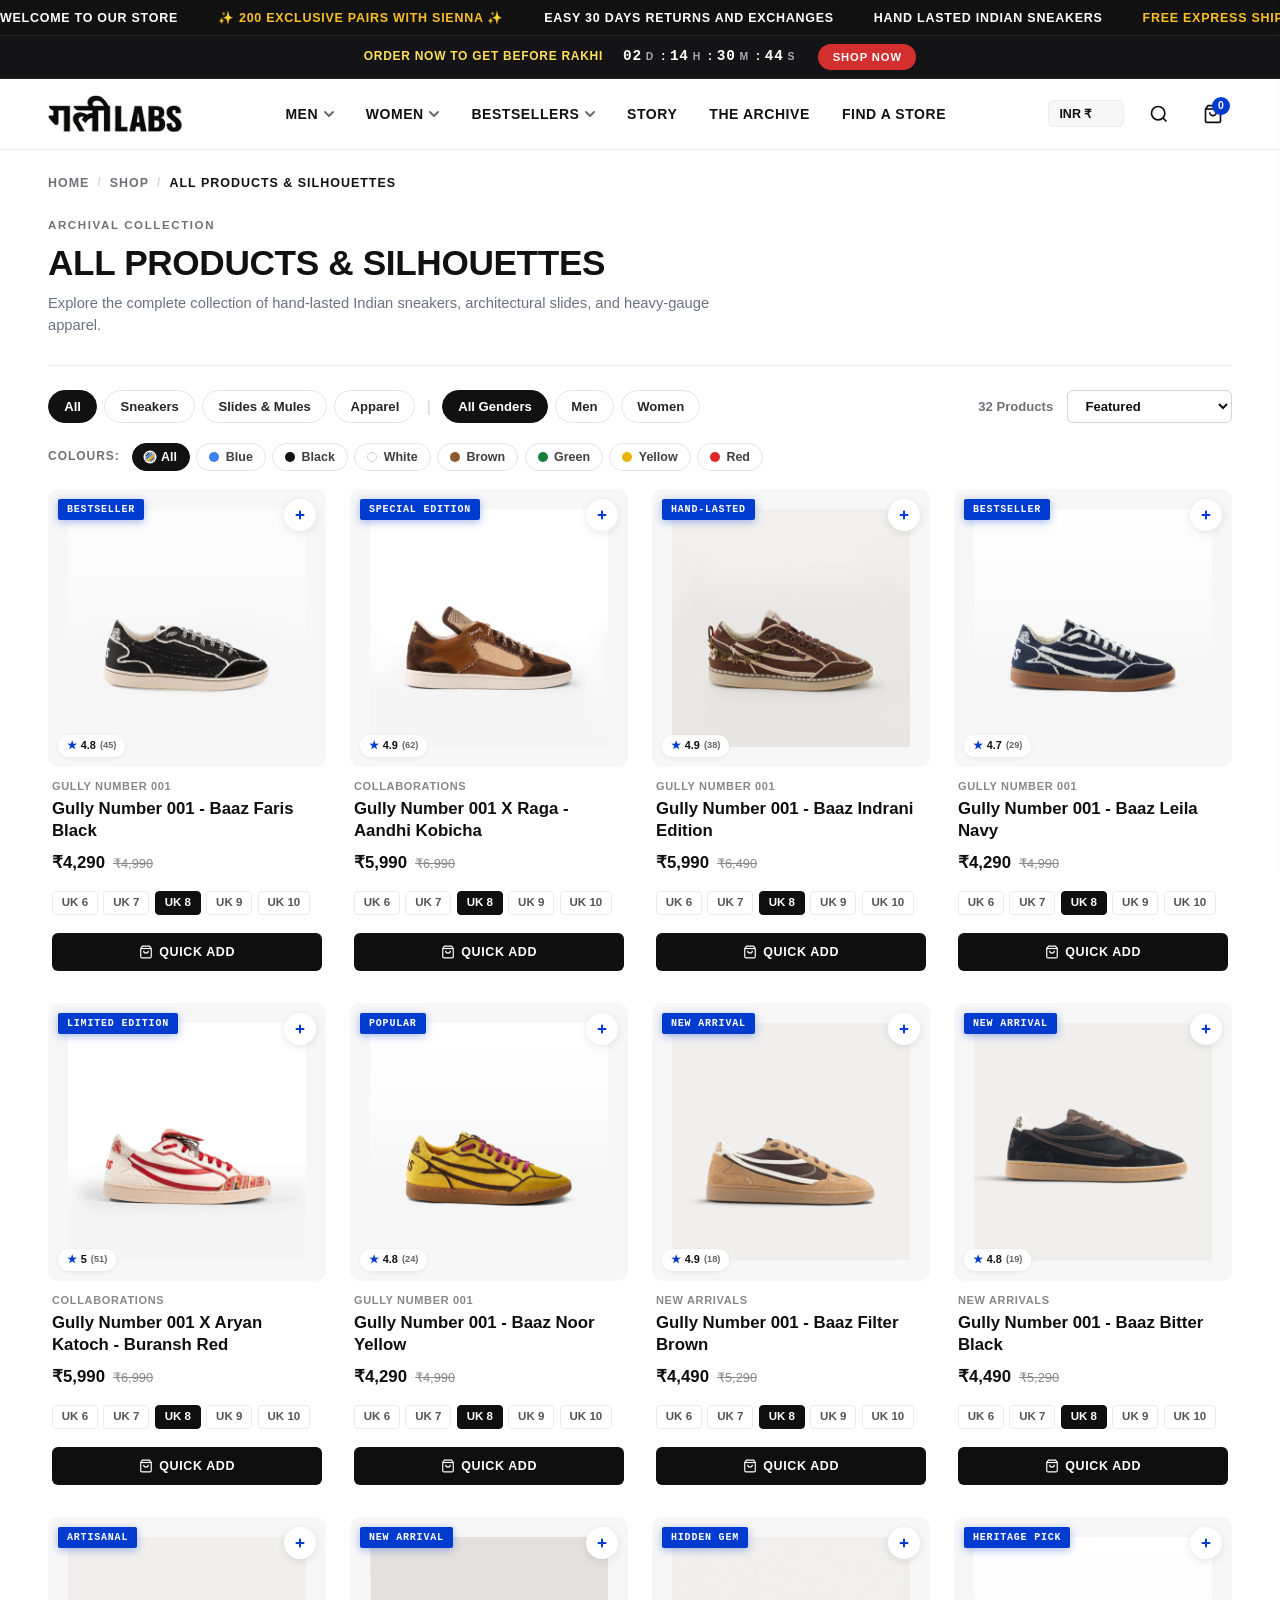
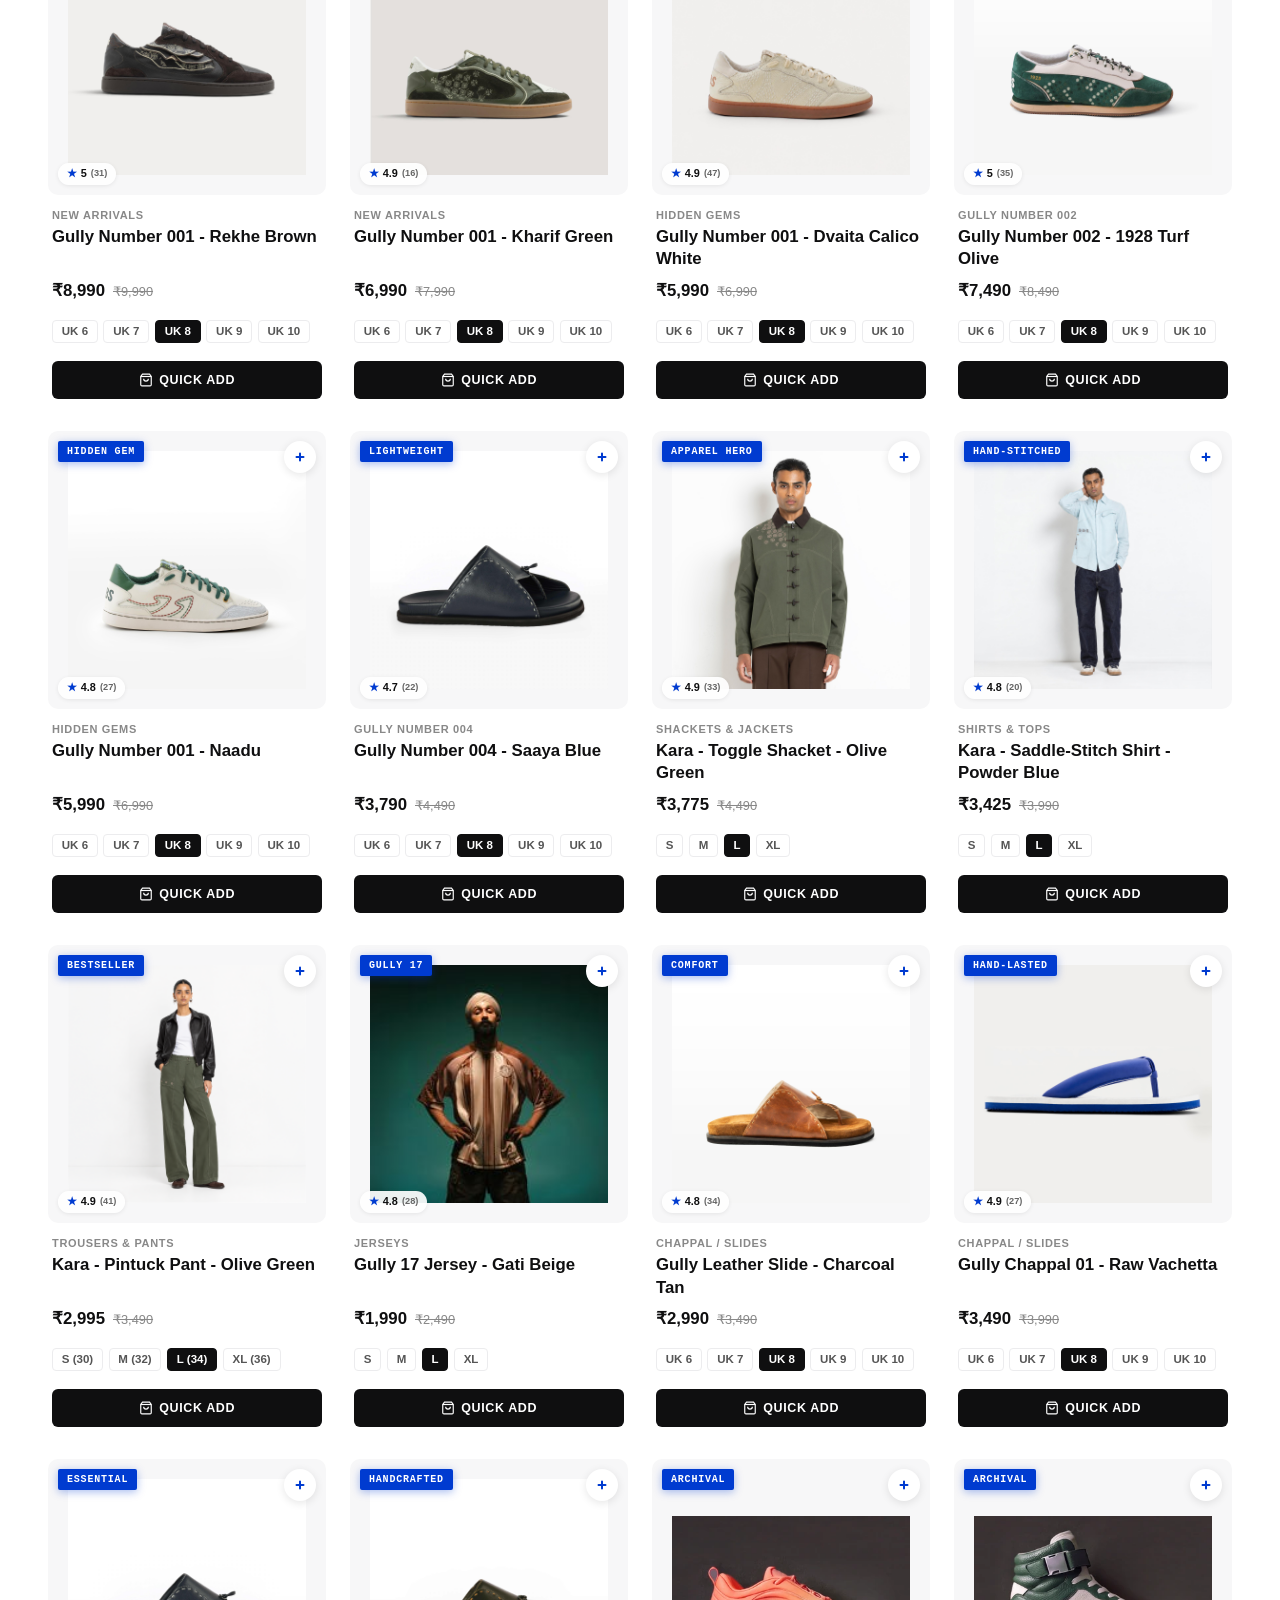
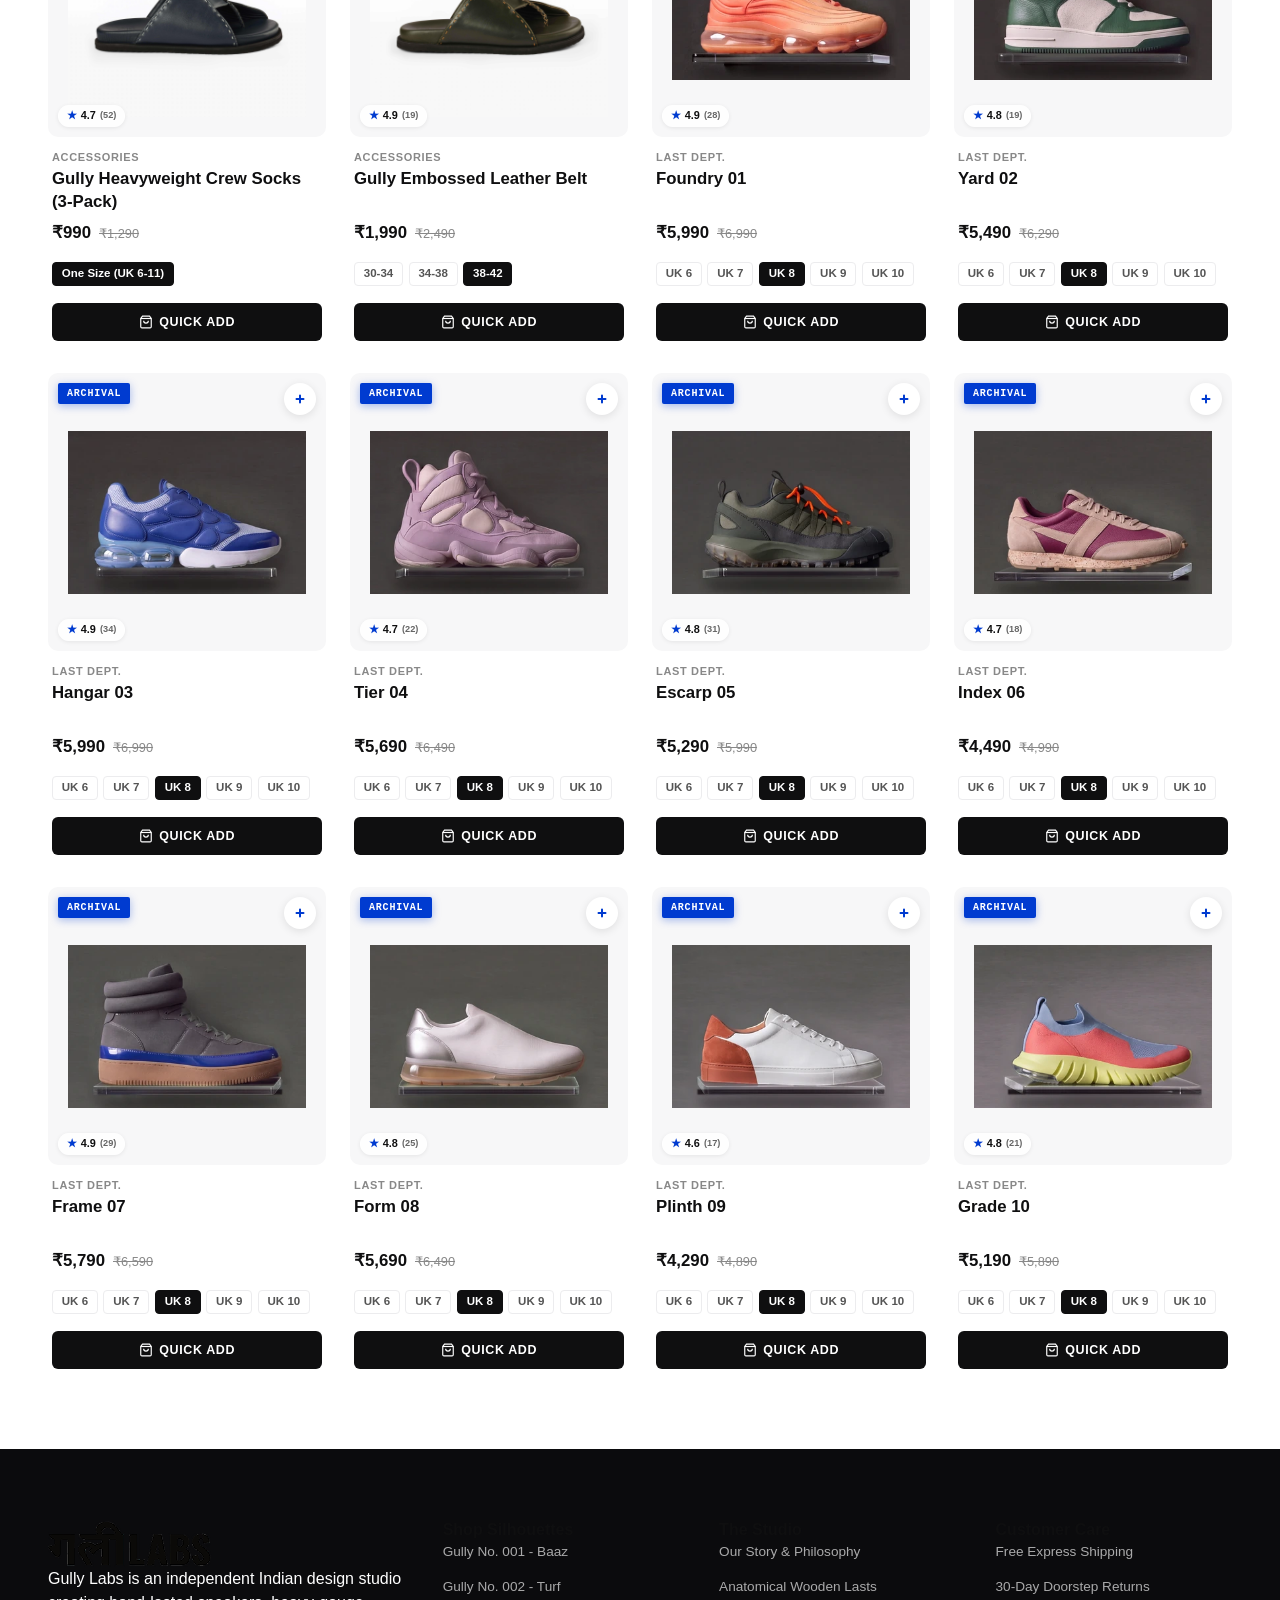
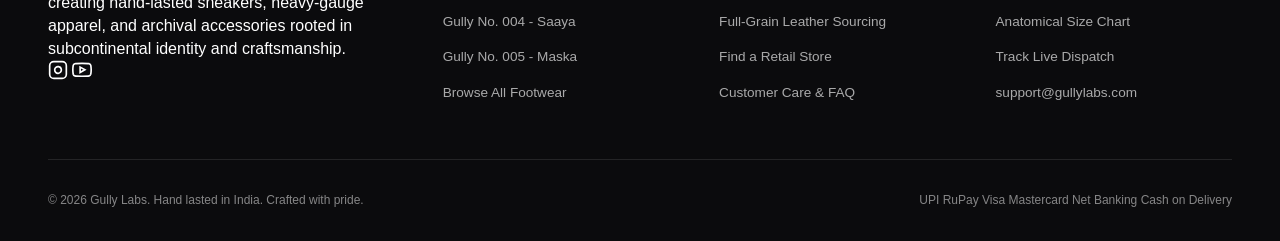
<file: shop.html>
<!DOCTYPE html>
<html lang="en">
<head>
  <meta charset="UTF-8">
  <meta name="viewport" content="width=device-width, initial-scale=1.0">
  <title>Shop All Footwear & Apparel | Gully Labs</title>
  <meta name="description" content="Browse hand-lasted Indian sneakers, architectural mules, and heavyweight apparel crafted with pride.">
  <link rel="stylesheet" href="css/style.css">
</head>
<body>

  <!-- 1. Top Announcement Marquee Ticker -->
  <div class="top-bar">
    <div class="marquee-container">
      <div class="marquee-track">
        <span class="marquee-item">Welcome to our store</span>
        <span class="marquee-item"><span class="highlight">✨ 200 Exclusive pairs with Sienna ✨</span></span>
        <span class="marquee-item">Easy 30 Days Returns and Exchanges</span>
        <span class="marquee-item">Hand Lasted Indian Sneakers</span>
        <span class="marquee-item"><span class="highlight">Free Express Shipping Across India</span></span>
        <span class="marquee-item">Crafted with Full-Grain Indian Leather</span>
      </div>
      <div class="marquee-track" aria-hidden="true">
        <span class="marquee-item">Welcome to our store</span>
        <span class="marquee-item"><span class="highlight">✨ 200 Exclusive pairs with Sienna ✨</span></span>
        <span class="marquee-item">Easy 30 Days Returns and Exchanges</span>
        <span class="marquee-item">Hand Lasted Indian Sneakers</span>
        <span class="marquee-item"><span class="highlight">Free Express Shipping Across India</span></span>
        <span class="marquee-item">Crafted with Full-Grain Indian Leather</span>
      </div>
    </div>
  </div>

  <!-- 2. Countdown Announcement Bar -->
  <div class="scd-bar">
    <span class="scd-label">ORDER NOW TO GET BEFORE RAKHI</span>
    <span class="scd-timer">
      <b id="cdDays">02</b><u>d</u> : <b id="cdHours">14</b><u>h</u> : <b id="cdMins">30</b><u>m</u> : <b id="cdSecs">21</b><u>s</u>
    </span>
    <a href="shop.html" class="scd-btn">SHOP NOW</a>
  </div>

  <!-- 3. Site Header Navigation -->
  <header class="site-header" id="mainHeader">
    <div class="container header-inner">
      <!-- Mobile Navigation Hamburger -->
      <button type="button" class="mobile-nav-toggle" id="mobileNavToggle" aria-label="Open Navigation Menu">
        <svg width="24" height="24" viewBox="0 0 24 24" fill="none" stroke="currentColor" stroke-width="2">
          <line x1="3" y1="12" x2="21" y2="12"></line>
          <line x1="3" y1="6" x2="21" y2="6"></line>
          <line x1="3" y1="18" x2="21" y2="18"></line>
        </svg>
      </button>

      <!-- Gully Labs Authentic Logo -->
      <a href="index.html" class="site-logo">
        <img src="assets/images/img_000_4ea6318a.png" alt="Gully Labs" class="logo-img">
      </a>

      <!-- Desktop Navigation Menu with Authentic Gully Labs Mega Menus -->
      <nav class="desktop-nav">
        <!-- 1. Men Mega Menu -->
        <div class="nav-item has-mega" data-mega="mega-men">
          <a href="shop.html?gender=men" class="nav-link">
            Men
            <svg class="nav-chevron" width="10" height="6" viewBox="0 0 10 6" fill="none" stroke="currentColor" stroke-width="1.8">
              <path d="m1 1 4 4 4-4" stroke-linecap="round" stroke-linejoin="round"/>
            </svg>
          </a>
          <div class="mega-menu" id="mega-men">
            <div class="container mega-menu-inner">
              <div class="mega-sidebar">
                <span class="mega-sidebar-title">Collections</span>
                <ul class="mega-sidebar-links">
                  <li><a href="shop.html?gender=men&category=sneakers" class="mega-cat-link active">Sneakers</a></li>
                  <li><a href="shop.html?gender=men&category=slides" class="mega-cat-link">Slides</a></li>
                  <li><a href="shop.html?gender=men&category=apparel" class="mega-cat-link">Clothing &amp; Accessories</a></li>
                  <li><a href="shop.html?gender=men" class="mega-cat-all">View All Men's &rarr;</a></li>
                </ul>
              </div>
              <div class="mega-products-grid">
                <a href="product.html?id=prod-001" class="mega-product-card">
                  <div class="mega-card-img-wrap">
                    <span class="mega-card-badge">Bestseller</span>
                    <img src="assets/images/img_001_d54b9d76.jpeg" alt="Baaz Faris Black" loading="lazy">
                  </div>
                  <div class="mega-card-info">
                    <div class="mega-card-rating"><span>★</span> 4.8 (45)</div>
                    <h4 class="mega-card-title">Baaz Faris Black</h4>
                    <p class="mega-card-price">&#8377;4,290</p>
                  </div>
                </a>
                <a href="product.html?id=prod-002" class="mega-product-card">
                  <div class="mega-card-img-wrap">
                    <span class="mega-card-badge">Limited</span>
                    <img src="assets/images/img_002_5983bf7c.jpeg" alt="Aandhi Kobicha" loading="lazy">
                  </div>
                  <div class="mega-card-info">
                    <div class="mega-card-rating"><span>★</span> 4.9 (32)</div>
                    <h4 class="mega-card-title">Aandhi Kobicha</h4>
                    <p class="mega-card-price">&#8377;4,690</p>
                  </div>
                </a>
                <a href="product.html?id=prod-006" class="mega-product-card">
                  <div class="mega-card-img-wrap">
                    <img src="assets/images/img_005_de05f1f9.jpeg" alt="Baaz Noor Yellow" loading="lazy">
                  </div>
                  <div class="mega-card-info">
                    <div class="mega-card-rating"><span>★</span> 4.7 (28)</div>
                    <h4 class="mega-card-title">Baaz Noor Yellow</h4>
                    <p class="mega-card-price">&#8377;4,290</p>
                  </div>
                </a>
                <a href="product.html?id=prod-012" class="mega-product-card">
                  <div class="mega-card-img-wrap">
                    <img src="assets/images/img_010_52bede2b.jpeg" alt="1928 Turf Olive" loading="lazy">
                  </div>
                  <div class="mega-card-info">
                    <div class="mega-card-rating"><span>★</span> 4.8 (19)</div>
                    <h4 class="mega-card-title">1928 Turf Olive</h4>
                    <p class="mega-card-price">&#8377;4,990</p>
                  </div>
                </a>
              </div>
            </div>
          </div>
        </div>

        <!-- 2. Women Mega Menu -->
        <div class="nav-item has-mega" data-mega="mega-women">
          <a href="shop.html?gender=women" class="nav-link">
            Women
            <svg class="nav-chevron" width="10" height="6" viewBox="0 0 10 6" fill="none" stroke="currentColor" stroke-width="1.8">
              <path d="m1 1 4 4 4-4" stroke-linecap="round" stroke-linejoin="round"/>
            </svg>
          </a>
          <div class="mega-menu" id="mega-women">
            <div class="container mega-menu-inner">
              <div class="mega-sidebar">
                <span class="mega-sidebar-title">Collections</span>
                <ul class="mega-sidebar-links">
                  <li><a href="shop.html?gender=women&category=sneakers" class="mega-cat-link active">Sneakers</a></li>
                  <li><a href="shop.html?gender=women&category=slides" class="mega-cat-link">Slides</a></li>
                  <li><a href="shop.html?gender=women&category=apparel" class="mega-cat-link">Clothing &amp; Accessories</a></li>
                  <li><a href="shop.html?gender=women" class="mega-cat-all">View All Women's &rarr;</a></li>
                </ul>
              </div>
              <div class="mega-products-grid">
                <a href="product.html?id=prod-003" class="mega-product-card">
                  <div class="mega-card-img-wrap">
                    <span class="mega-card-badge">Bestseller</span>
                    <img src="assets/images/img_003_5cfa92d1.jpeg" alt="Baaz Indrani Edition" loading="lazy">
                  </div>
                  <div class="mega-card-info">
                    <div class="mega-card-rating"><span>★</span> 4.9 (42)</div>
                    <h4 class="mega-card-title">Baaz Indrani Edition</h4>
                    <p class="mega-card-price">&#8377;4,590</p>
                  </div>
                </a>
                <a href="product.html?id=prod-011" class="mega-product-card">
                  <div class="mega-card-img-wrap">
                    <span class="mega-card-badge">Exclusive</span>
                    <img src="assets/images/img_051_382939e5.jpeg" alt="Dvaita Calico White" loading="lazy">
                  </div>
                  <div class="mega-card-info">
                    <div class="mega-card-rating"><span>★</span> 4.8 (37)</div>
                    <h4 class="mega-card-title">Dvaita Calico White</h4>
                    <p class="mega-card-price">&#8377;4,290</p>
                  </div>
                </a>
                <a href="product.html?id=prod-005" class="mega-product-card">
                  <div class="mega-card-img-wrap">
                    <span class="mega-card-badge">Special Drop</span>
                    <img src="assets/images/img_007_97e07d5b.jpeg" alt="Buransh Red" loading="lazy">
                  </div>
                  <div class="mega-card-info">
                    <div class="mega-card-rating"><span>★</span> 5.0 (29)</div>
                    <h4 class="mega-card-title">Buransh Red</h4>
                    <p class="mega-card-price">&#8377;4,890</p>
                  </div>
                </a>
                <a href="product.html?id=prod-014" class="mega-product-card">
                  <div class="mega-card-img-wrap">
                    <img src="assets/images/img_013_2db53fb6.jpeg" alt="Saaya Blue" loading="lazy">
                  </div>
                  <div class="mega-card-info">
                    <div class="mega-card-rating"><span>★</span> 4.7 (21)</div>
                    <h4 class="mega-card-title">Gully 004 - Saaya Blue</h4>
                    <p class="mega-card-price">&#8377;3,990</p>
                  </div>
                </a>
              </div>
            </div>
          </div>
        </div>

        <!-- 3. Bestsellers Mega Menu -->
        <div class="nav-item has-mega" data-mega="mega-bestsellers">
          <a href="index.html#bestsellers" class="nav-link">
            Bestsellers
            <svg class="nav-chevron" width="10" height="6" viewBox="0 0 10 6" fill="none" stroke="currentColor" stroke-width="1.8">
              <path d="m1 1 4 4 4-4" stroke-linecap="round" stroke-linejoin="round"/>
            </svg>
          </a>
          <div class="mega-menu" id="mega-bestsellers">
            <div class="container mega-menu-inner">
              <div class="mega-tiles-grid">
                <a href="index.html#bestsellers" class="mega-tile-card">
                  <div class="mega-tile-img-box">
                    <img src="assets/images/img_001_d54b9d76.jpeg" alt="Hand-Lasted Sneakers" loading="lazy">
                  </div>
                  <div class="mega-tile-content">
                    <h3 class="mega-tile-title">Hand-Lasted Sneakers</h3>
                    <p class="mega-tile-desc">Gully No. 001, 002 &amp; Archival Drops</p>
                    <span class="mega-tile-cta">Shop Sneakers &rarr;</span>
                  </div>
                </a>

                <a href="shop.html?category=slides" class="mega-tile-card">
                  <div class="mega-tile-img-box">
                    <img src="assets/images/img_013_2db53fb6.jpeg" alt="Architectural Slides" loading="lazy">
                  </div>
                  <div class="mega-tile-content">
                    <h3 class="mega-tile-title">Architectural Slides</h3>
                    <p class="mega-tile-desc">Gully No. 004 &amp; 005 Everyday Mules</p>
                    <span class="mega-tile-cta">Shop Slides &rarr;</span>
                  </div>
                </a>

                <a href="index.html#apparel" class="mega-tile-card">
                  <div class="mega-tile-img-box">
                    <img src="assets/images/img_019_e5a2553c.jpeg" alt="Apparel &amp; Accessories" loading="lazy">
                  </div>
                  <div class="mega-tile-content">
                    <h3 class="mega-tile-title">Apparel &amp; Accessories</h3>
                    <p class="mega-tile-desc">Heavyweight Twill Shackets, Jerseys &amp; Pants</p>
                    <span class="mega-tile-cta">Shop Apparel &rarr;</span>
                  </div>
                </a>
              </div>
            </div>
          </div>
        </div>

        <a href="index.html#story" class="nav-link">Story</a>
        <a href="index.html#hidden-gems" class="nav-link">The Archive</a>
        <a href="help.html#contact" class="nav-link">Find a Store</a>
      </nav>

      <!-- Header Right Utilities -->
      <div class="header-actions">
        <!-- Currency Selector -->
        <div class="currency-selector-wrapper">
          <select id="currencySelector" class="currency-select" aria-label="Select Currency">
            <option value="INR" selected>INR ₹</option>
            <option value="USD">USD $</option>
            <option value="EUR">EUR €</option>
            <option value="GBP">GBP £</option>
            <option value="AED">AED</option>
          </select>
        </div>

        <!-- Search Icon Trigger -->
        <button type="button" class="action-btn" id="searchTrigger" aria-label="Search Catalog">
          <svg width="20" height="20" viewBox="0 0 24 24" fill="none" stroke="currentColor" stroke-width="2">
            <circle cx="11" cy="11" r="8"></circle>
            <line x1="21" y1="21" x2="16.65" y2="16.65"></line>
          </svg>
        </button>

        <!-- Cart Bag Trigger -->
        <button type="button" class="action-btn cart-btn" id="cartTrigger" aria-label="Shopping Cart">
          <svg width="20" height="20" viewBox="0 0 24 24" fill="none" stroke="currentColor" stroke-width="2">
            <path d="M6 2L3 6v14a2 2 0 0 0 2 2h14a2 2 0 0 0 2-2V6l-3-4z"></path>
            <line x1="3" y1="6" x2="21" y2="6"></line>
            <path d="M16 10a4 4 0 0 1-8 0"></path>
          </svg>
          <span class="cart-count-badge">0</span>
        </button>
      </div>
    </div>
  </header>

  <main>
    <!-- Shop Page Section -->
    <section class="shop-page-section">
      <div class="container">
        <!-- Breadcrumb Bar -->
        <nav class="shop-breadcrumb-bar" aria-label="Breadcrumb">
          <a href="index.html">Home</a>
          <span class="pd-crumb-sep">/</span>
          <a href="shop.html">Shop</a>
          <span class="pd-crumb-sep">/</span>
          <span class="pd-crumb-active" id="shopCrumbActive">Catalogue</span>
        </nav>

        <!-- Shop Page Header -->
        <div class="shop-header-box">
          <span class="shop-eyebrow">Archival Collection</span>
          <h1 class="shop-page-title" id="shopPageTitle">All Products & Silhouettes</h1>
          <p class="shop-page-desc" id="shopPageDesc">
            Explore the complete collection of hand-lasted Indian sneakers, architectural slides, and heavy-gauge apparel.
          </p>
        </div>

        <!-- Shop Filter & Sorting Bar -->
        <div class="shop-filter-toolbar">
          <!-- Category & Gender Pills -->
          <div class="shop-pills-row">
            <button type="button" class="shop-filter-pill shop-cat-pill active" data-category="all">All</button>
            <button type="button" class="shop-filter-pill shop-cat-pill" data-category="sneakers">Sneakers</button>
            <button type="button" class="shop-filter-pill shop-cat-pill" data-category="slides">Slides & Mules</button>
            <button type="button" class="shop-filter-pill shop-cat-pill" data-category="apparel">Apparel</button>

            <span class="shop-pill-divider" aria-hidden="true">|</span>

            <button type="button" class="shop-filter-pill shop-gender-pill active" data-gender="all">All Genders</button>
            <button type="button" class="shop-filter-pill shop-gender-pill" data-gender="men">Men</button>
            <button type="button" class="shop-filter-pill shop-gender-pill" data-gender="women">Women</button>
          </div>

          <!-- Sort and Counts -->
          <div class="shop-sort-controls">
            <span class="shop-count-label" id="shopProductCount">18 Products</span>
            <select id="shopSortSelect" class="shop-sort-select" aria-label="Sort Catalog">
              <option value="featured">Featured</option>
              <option value="price-asc">Price: Low to High</option>
              <option value="price-desc">Price: High to Low</option>
              <option value="rating">Customer Rating</option>
            </select>
          </div>
        </div>

        <!-- Colour Filter Bar -->
        <div class="shop-color-filter-row">
          <span class="shop-color-label">Colours:</span>
          <div class="shop-color-pills-track" id="shopColorFilters">
            <button type="button" class="shop-color-pill active" data-color="all">
              <span class="color-dot color-all" style="background: linear-gradient(135deg, #111 25%, #4a90e2 25%, #4a90e2 50%, #e5a93b 50%, #e5a93b 75%, #4a7c59 75%); border: 1px solid #ccc;"></span>
              <span>All</span>
            </button>
            <button type="button" class="shop-color-pill" data-color="blue">
              <span class="color-dot" style="background:#3b82f6;"></span>
              <span>Blue</span>
            </button>
            <button type="button" class="shop-color-pill" data-color="black">
              <span class="color-dot" style="background:#111111;"></span>
              <span>Black</span>
            </button>
            <button type="button" class="shop-color-pill" data-color="white">
              <span class="color-dot" style="background:#ffffff; border:1px solid #d4d4d8;"></span>
              <span>White</span>
            </button>
            <button type="button" class="shop-color-pill" data-color="brown">
              <span class="color-dot" style="background:#8b5a2b;"></span>
              <span>Brown</span>
            </button>
            <button type="button" class="shop-color-pill" data-color="green">
              <span class="color-dot" style="background:#15803d;"></span>
              <span>Green</span>
            </button>
            <button type="button" class="shop-color-pill" data-color="yellow">
              <span class="color-dot" style="background:#eab308;"></span>
              <span>Yellow</span>
            </button>
            <button type="button" class="shop-color-pill" data-color="red">
              <span class="color-dot" style="background:#dc2626;"></span>
              <span>Red</span>
            </button>
          </div>
        </div>

        <!-- Active Filter Chips Row -->
        <div class="shop-active-filters-bar" id="shopActiveFiltersBar" style="display:none;">
          <!-- Dynamically populated by js/shop.js -->
        </div>

        <!-- Products Grid -->
        <div class="product-grid" id="shopGrid">
          <!-- Dynamically populated by js/shop.js via createProductCardHTML -->
        </div>

        <!-- Empty State -->
        <div class="shop-empty-box" id="shopEmptyState" style="display:none;">
          <h3>No Silhouettes Found</h3>
          <p>We couldn't find any products matching those filters in our studio catalogue.</p>
          <a href="shop.html" class="btn btn-primary">Clear All Filters</a>
        </div>
      </div>
    </section>
  </main>

  <!-- Site Footer -->
  <footer class="site-footer">
    <div class="container">
      <div class="footer-grid">
        <div class="footer-brand-col">
          <img src="assets/images/img_000_4ea6318a.png" alt="Gully Labs" class="footer-logo">
          <p class="footer-about">
            Gully Labs is an independent Indian design studio creating hand-lasted sneakers, heavy-gauge apparel, and archival accessories rooted in subcontinental identity and craftsmanship.
          </p>
          <div class="footer-social-links">
            <a href="https://instagram.com" target="_blank" rel="noopener" aria-label="Instagram">
              <svg width="20" height="20" viewBox="0 0 24 24" fill="none" stroke="currentColor" stroke-width="2"><rect x="2" y="2" width="20" height="20" rx="5" ry="5"></rect><path d="M16 11.37A4 4 0 1 1 12.63 8 4 4 0 0 1 16 11.37z"></path><line x1="17.5" y1="6.5" x2="17.51" y2="6.5"></line></svg>
            </a>
            <a href="https://youtube.com" target="_blank" rel="noopener" aria-label="YouTube">
              <svg width="20" height="20" viewBox="0 0 24 24" fill="none" stroke="currentColor" stroke-width="2"><path d="M22.54 6.42a2.78 2.78 0 0 0-1.94-2C18.88 4 12 4 12 4s-6.88 0-8.6.46a2.78 2.78 0 0 0-1.94 2A29 29 0 0 0 1 11.75a29 29 0 0 0 .46 5.33A2.78 2.78 0 0 0 3.4 19c1.72.46 8.6.46 8.6.46s6.88 0 8.6-.46a2.78 2.78 0 0 0 1.94-2 29 29 0 0 0 .46-5.25 29 29 0 0 0-.46-5.33z"></path><polygon points="9.75 15.02 15.5 11.75 9.75 8.48 9.75 15.02"></polygon></svg>
            </a>
          </div>
        </div>

        <div class="footer-nav-col">
          <h4 class="footer-heading">Shop Silhouettes</h4>
          <ul class="footer-links">
            <li><a href="index.html#bestsellers">Gully No. 001 - Baaz</a></li>
            <li><a href="index.html#bestsellers">Gully No. 002 - Turf</a></li>
            <li><a href="index.html#bestsellers">Gully No. 004 - Saaya</a></li>
            <li><a href="index.html#bestsellers">Gully No. 005 - Maska</a></li>
            <li><a href="shop.html">Browse All Footwear</a></li>
          </ul>
        </div>

        <div class="footer-nav-col">
          <h4 class="footer-heading">The Studio</h4>
          <ul class="footer-links">
            <li><a href="index.html#story">Our Story & Philosophy</a></li>
            <li><a href="index.html#story">Anatomical Wooden Lasts</a></li>
            <li><a href="index.html#story">Full-Grain Leather Sourcing</a></li>
            <li><a href="help.html#contact">Find a Retail Store</a></li>
            <li><a href="help.html">Customer Care & FAQ</a></li>
          </ul>
        </div>

        <div class="footer-nav-col">
          <h4 class="footer-heading">Customer Care</h4>
          <ul class="footer-links">
            <li><a href="help.html#shipping">Free Express Shipping</a></li>
            <li><a href="help.html#returns">30-Day Doorstep Returns</a></li>
            <li><a href="help.html#size-guide">Anatomical Size Chart</a></li>
            <li><a href="help.html#track">Track Live Dispatch</a></li>
            <li><a href="help.html#contact">support@gullylabs.com</a></li>
          </ul>
        </div>
      </div>

      <div class="footer-bottom">
        <p class="footer-copyright">
          &copy; 2026 Gully Labs. Hand lasted in India. Crafted with pride.
        </p>
        <div class="footer-payment-methods">
          <span class="pay-pill">UPI</span>
          <span class="pay-pill">RuPay</span>
          <span class="pay-pill">Visa</span>
          <span class="pay-pill">Mastercard</span>
          <span class="pay-pill">Net Banking</span>
          <span class="pay-pill">Cash on Delivery</span>
        </div>
      </div>
    </div>
  </footer>

  <!-- Search Drawer -->
  <div class="search-drawer" id="searchDrawer" role="dialog" aria-modal="true" aria-label="Search Gully Labs">
    <div class="search-drawer-inner">
      <div class="search-input-wrapper">
        <svg width="24" height="24" viewBox="0 0 24 24" fill="none" stroke="currentColor" stroke-width="2">
          <circle cx="11" cy="11" r="8"></circle>
          <line x1="21" y1="21" x2="16.65" y2="16.65"></line>
        </svg>
        <input type="text" id="searchInput" placeholder="Search sneakers, apparel, or silhouettes..." autocomplete="off">
        <button type="button" id="searchDrawerClose" class="search-close-btn" aria-label="Close Search">&times;</button>
      </div>
      <div class="search-results-container" id="searchResults">
        <p class="search-placeholder-msg">Type to discover hand-lasted Indian footwear and apparel...</p>
      </div>
    </div>
  </div>

    <!-- Slide-out Cart Drawer -->
  <div class="cart-drawer" id="cartDrawer" role="dialog" aria-modal="true" aria-label="Shopping Cart">
    <!-- Drawer Header -->
    <div class="cart-drawer-header">
      <div class="cart-drawer-title-row">
        <h3 class="cart-drawer-title">Your Bag</h3>
        <span class="cart-drawer-count">(<span class="cart-count-badge">0</span>)</span>
      </div>
      <button type="button" class="cart-drawer-close" id="cartDrawerClose" aria-label="Close Cart">&times;</button>
    </div>

    <!-- Free Shipping Progress Meter -->
    <div class="shipping-meter-box">
      <div class="shipping-meter-label" id="shippingMeterText">
        Add ₹5,000 for Free Express Shipping Across India!
      </div>
      <div class="meter-track">
        <div class="meter-bar" id="shippingMeterBar" style="width: 0%;"></div>
      </div>
    </div>

    <!-- Scrollable Items Body -->
    <div class="cart-drawer-body" id="cartDrawerItems">
      <!-- Populated via renderCart() in js/app.js -->
    </div>

    <!-- Drawer Footer / Pinned to Bottom -->
    <div class="cart-drawer-footer">
      <!-- Promo Box -->
      <div class="promo-box">
        <input type="text" id="promoInput" placeholder="Promo code (e.g. GULLY10)" class="promo-input">
        <button type="button" id="applyPromoBtn" class="promo-btn">Apply</button>
      </div>

      <!-- Subtotal Row -->
      <div class="subtotal-row">
        <span>Estimated Subtotal:</span>
        <span id="cartSubtotal">₹0</span>
      </div>
      <p class="drawer-tax-note">MRP inclusive of all taxes • Free doorstep exchanges across India.</p>

      <!-- Checkout Button -->
      <a href="checkout.html" class="checkout-btn" id="checkoutBtn">
        Proceed to Secure Checkout &rarr;
      </a>
      <a href="cart.html" class="view-bag-link">
        View Full Shopping Bag &rarr;
      </a>
    </div>
  </div>



  <!-- Mobile Navigation Drawer -->
  <div class="mobile-nav-drawer" id="mobileNavDrawer">
    <div style="display:flex; justify-content:space-between; align-items:center; margin-bottom: 2rem;">
      <span style="font-weight:800; font-size:1.1rem; text-transform:uppercase; letter-spacing:0.05em;">Menu</span>
      <button type="button" id="mobileNavClose" style="font-size:1.75rem; line-height:1; background:none; border:none; cursor:pointer;">&times;</button>
    </div>
    <ul style="list-style:none; display:flex; flex-direction:column; gap:1.25rem;">
      <li><a href="index.html#bestsellers" onclick="closeAllDrawers()" style="font-size:1.1rem; font-weight:700; color:#111;">Men</a></li>
      <li><a href="index.html#bestsellers" onclick="closeAllDrawers()" style="font-size:1.1rem; font-weight:700; color:#111;">Women</a></li>
      <li><a href="index.html#bestsellers" onclick="closeAllDrawers()" style="font-size:1.1rem; font-weight:700; color:#111;">Bestsellers</a></li>
      <li><a href="index.html#story" onclick="closeAllDrawers()" style="font-size:1.1rem; font-weight:700; color:#111;">Story</a></li>
      <li><a href="index.html#hidden-gems" onclick="closeAllDrawers()" style="font-size:1.1rem; font-weight:700; color:#111;">The Archive</a></li>
      <li><a href="help.html#contact" onclick="closeAllDrawers()" style="font-size:1.1rem; font-weight:700; color:#111;">Find a Store</a></li>
      <li><a href="shop.html" onclick="closeAllDrawers()" style="font-size:1.1rem; font-weight:700; color:#111;">Shop All</a></li>
    </ul>
  </div>

  <!-- Global Backdrop -->
  <div class="drawer-backdrop" id="drawerBackdrop"></div>

  <!-- Global Toast Notification -->
  <div class="toast-msg" id="toastMsg" role="alert"></div>

  <!-- Application Logic -->
  <script src="data/products.js"></script>
  <script src="js/app.js"></script>
  <script src="js/shop.js"></script>
</body>
</html>
</file>
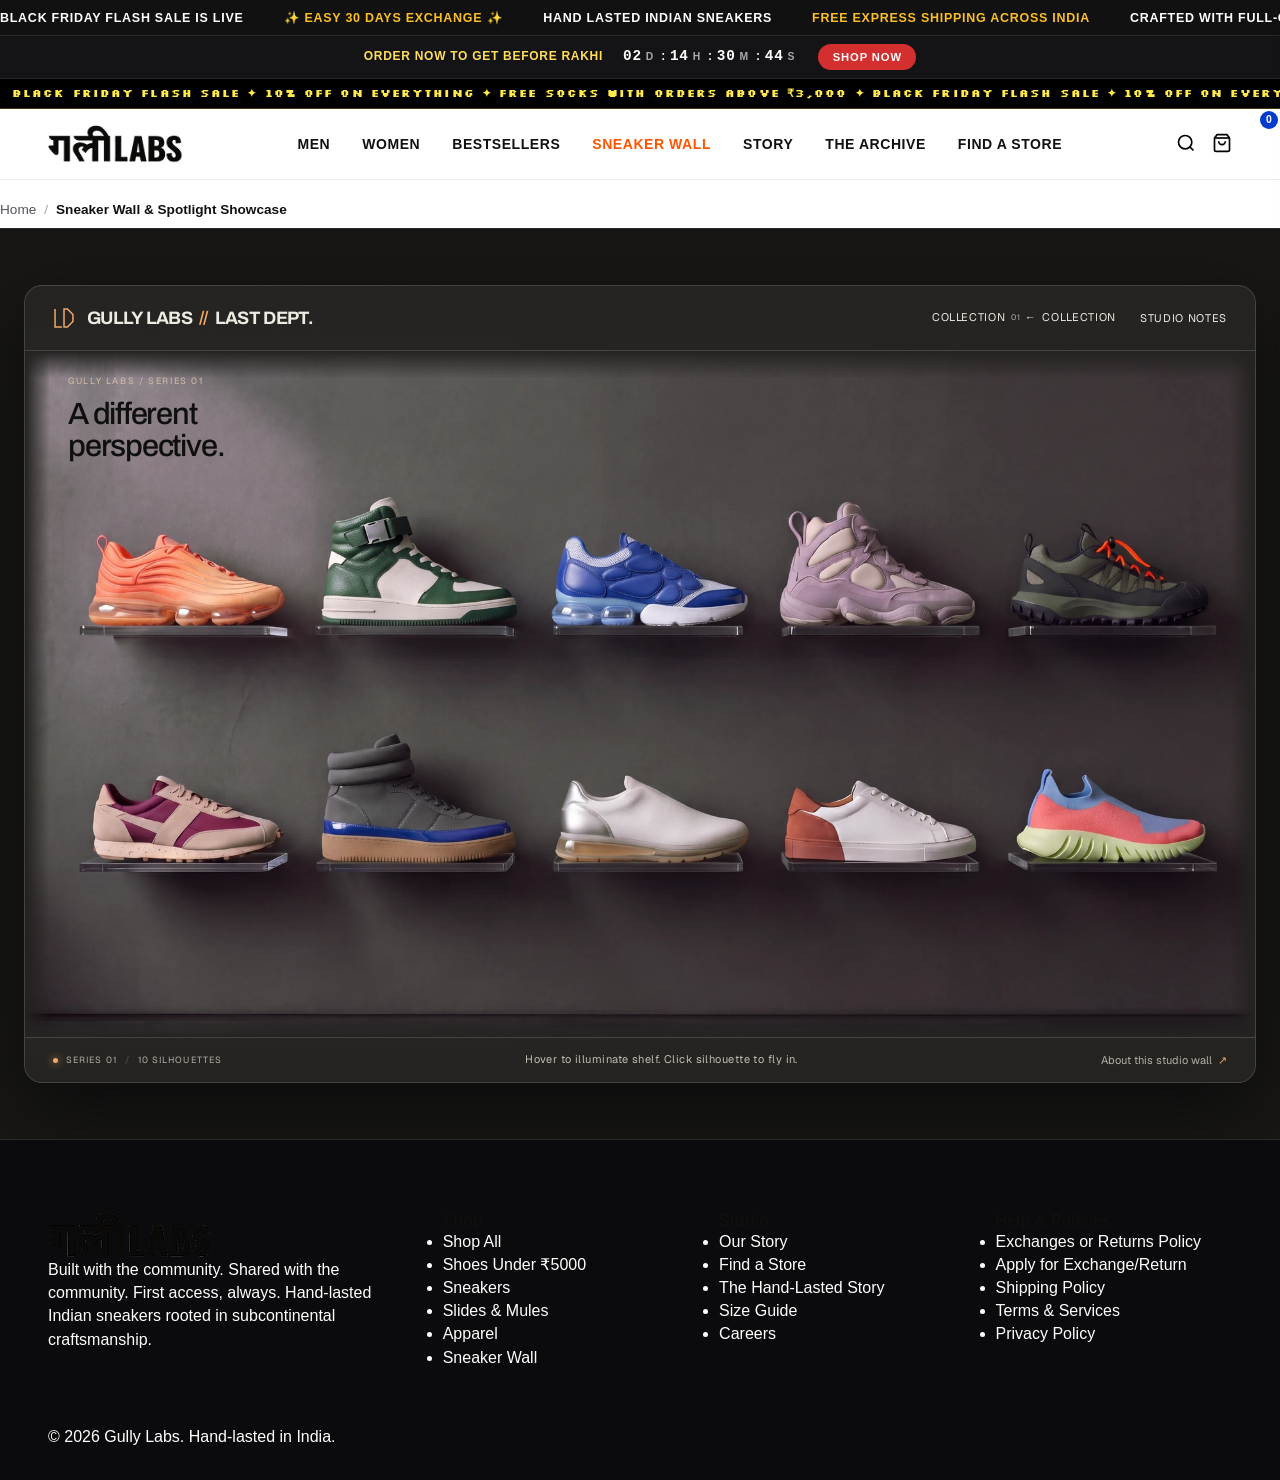
<file: showcase.html>
<!DOCTYPE html>
<html lang="en">
<head>
  <meta charset="UTF-8">
  <meta name="viewport" content="width=device-width, initial-scale=1.0">
  <title>Sneaker Wall &amp; Spotlight Carousel | Gully Labs</title>
  <meta name="description" content="Explore the Gully Labs hand-lasted sneaker collection wall and interactive single-product study carousel.">
  <link rel="icon" type="image/png" href="assets/images/img_000_4ea6318a.png">
  <link rel="preconnect" href="https://fonts.googleapis.com">
  <link rel="preconnect" href="https://fonts.gstatic.com" crossorigin>
  <link href="https://fonts.googleapis.com/css2?family=Silkscreen:wght@400;700&family=Inter:wght@400;500;600;700;800&display=swap" rel="stylesheet">
  <link rel="stylesheet" href="css/style.css">
  <link rel="stylesheet" href="css/sneaker-showcase.css">
  <link rel="stylesheet" href="css/ascenta-last-dept.css">
</head>
<body>

  <!-- 1. Top Announcement Marquee Ticker -->
  <div class="top-bar">
    <div class="marquee-container">
      <div class="marquee-track">
        <span class="marquee-item">Black Friday Flash Sale Is Live</span>
        <span class="marquee-item"><span class="highlight">✨ Easy 30 Days Exchange ✨</span></span>
        <span class="marquee-item">Hand Lasted Indian Sneakers</span>
        <span class="marquee-item"><span class="highlight">Free Express Shipping Across India</span></span>
        <span class="marquee-item">Crafted with Full-Grain Indian Leather</span>
      </div>
      <div class="marquee-track" aria-hidden="true">
        <span class="marquee-item">Black Friday Flash Sale Is Live</span>
        <span class="marquee-item"><span class="highlight">✨ Easy 30 Days Exchange ✨</span></span>
        <span class="marquee-item">Hand Lasted Indian Sneakers</span>
        <span class="marquee-item"><span class="highlight">Free Express Shipping Across India</span></span>
        <span class="marquee-item">Crafted with Full-Grain Indian Leather</span>
      </div>
    </div>
  </div>

  <!-- 2. Countdown Announcement Bar -->
  <div class="scd-bar">
    <span class="scd-label">ORDER NOW TO GET BEFORE RAKHI</span>
    <span class="scd-timer">
      <b id="cdDays">02</b><u>d</u> : <b id="cdHours">14</b><u>h</u> : <b id="cdMins">30</b><u>m</u> : <b id="cdSecs">21</b><u>s</u>
    </span>
    <a href="shop.html" class="scd-btn">SHOP NOW</a>
  </div>

  <!-- 3. Black Friday Flash Sale Strip (Live Reference) -->
  <div class="gl-bf-strip" aria-label="Flash sale announcement">
    <div class="marquee-track">
      <span>BLACK FRIDAY FLASH SALE ✦ 10% OFF ON EVERYTHING ✦ FREE SOCKS WITH ORDERS ABOVE ₹3,000 ✦ BLACK FRIDAY FLASH SALE ✦ 10% OFF ON EVERYTHING ✦ FREE SOCKS WITH ORDERS ABOVE ₹3,000</span>
      <span aria-hidden="true">BLACK FRIDAY FLASH SALE ✦ 10% OFF ON EVERYTHING ✦ FREE SOCKS WITH ORDERS ABOVE ₹3,000 ✦ BLACK FRIDAY FLASH SALE ✦ 10% OFF ON EVERYTHING ✦ FREE SOCKS WITH ORDERS ABOVE ₹3,000</span>
    </div>
  </div>

  <!-- 3. Site Navigation Header -->
  <header class="site-header">
    <div class="container header-inner">
      <button type="button" class="mobile-nav-toggle" id="mobileNavToggle" aria-label="Open Menu">
        <svg width="24" height="24" viewBox="0 0 24 24" fill="none" stroke="currentColor" stroke-width="2">
          <line x1="3" y1="12" x2="21" y2="12"></line>
          <line x1="3" y1="6" x2="21" y2="6"></line>
          <line x1="3" y1="18" x2="21" y2="18"></line>
        </svg>
      </button>

      <a href="index.html" class="site-logo">
        <img src="assets/images/img_000_4ea6318a.png" alt="Gully Labs Official Logo">
      </a>

      <nav class="desktop-nav">
        <a href="shop.html?gender=men" class="nav-link">Men</a>
        <a href="shop.html?gender=women" class="nav-link">Women</a>
        <a href="shop.html" class="nav-link">Bestsellers</a>
        <a href="showcase.html" class="nav-link active" style="color:var(--sneaker-accent-orange); font-weight:700;">Sneaker Wall</a>
        <a href="story.html" class="nav-link">Story</a>
        <a href="shop.html" class="nav-link">The Archive</a>
        <a href="help.html#contact" class="nav-link">Find a Store</a>
      </nav>

      <div class="header-actions">
        <button type="button" class="header-action-btn search-trigger" id="searchTrigger" aria-label="Search Catalog">
          <svg width="20" height="20" viewBox="0 0 24 24" fill="none" stroke="currentColor" stroke-width="2">
            <circle cx="11" cy="11" r="8"></circle>
            <line x1="21" y1="21" x2="16.65" y2="16.65"></line>
          </svg>
        </button>

        <button type="button" class="header-action-btn cart-trigger" id="cartTrigger" aria-label="Open Cart">
          <svg width="20" height="20" viewBox="0 0 24 24" fill="none" stroke="currentColor" stroke-width="2">
            <path d="M6 2L3 6v14a2 2 0 0 0 2 2h14a2 2 0 0 0 2-2V6l-3-4z"></path>
            <line x1="3" y1="6" x2="21" y2="6"></line>
            <path d="M16 10a4 4 0 0 1-8 0"></path>
          </svg>
          <span class="cart-count-badge" id="cartCountBadge">0</span>
        </button>
      </div>
    </div>
  </header>

  <main>
    <!-- Showcase Breadcrumbs -->
    <div class="container pd-breadcrumb-bar" style="padding: 1.25rem 0 0.5rem;">
      <a href="index.html">Home</a>
      <span class="pd-crumb-sep">/</span>
      <span class="pd-crumb-active">Sneaker Wall &amp; Spotlight Showcase</span>
    </div>

    <!-- SNEAKER SHOWCASE MODULE (LAST DEPT. LIT SNEAKER WALL) -->
    <section class="ascenta-section-wrapper" id="sneaker-wall-section" aria-label="Gully Labs Archival Sneaker Wall">
      <div class="ascenta-container">
        <div class="ascenta-stage-frame">
          <!-- Stage Top Bar -->
          <div class="ascenta-stage-header">
            <div class="ascenta-brand">
              <svg viewBox="0 0 32 32" class="ascenta-brand-mark" aria-hidden="true"><path d="M3 3v26h10M16 3h5l8 8v10l-8 8h-5V3Z" fill="none" stroke="currentColor" stroke-width="2.2"/></svg>
              <span>GULLY LABS <span class="ascenta-brand-dot">//</span> LAST DEPT.</span>
            </div>
            <nav class="ascenta-nav" aria-label="Collection navigation">
              <span class="ascenta-nav-collection">
                <a href="#scene" id="ascenta-details" class="ascenta-nav-link" aria-current="page">Collection <span class="ascenta-nav-count">01</span></a>
                <button type="button" id="ascenta-back" class="ascenta-nav-btn" hidden><span aria-hidden="true">&larr;</span> Collection</button>
              </span>
              <button type="button" class="ascenta-nav-btn" data-studio-open>Studio Notes</button>
            </nav>
          </div>

          <!-- Main Lit Wall Scene Viewport -->
          <div class="ascenta-scene-viewport">
            <div class="scene" id="scene" tabindex="-1" aria-label="Gully Labs Archival footwear collection" data-mode="wall">
              <picture>
                <source media="(max-width:760px)" srcset="[data-uri]">
                <img class="wall" src="media-v15/wall-1920.webp" srcset="media-v15/wall-1920.webp 1920w, media-v15/wall-3200.webp 3200w" sizes="100vw" fetchpriority="high" alt="Ten original footwear silhouettes displayed on glass shelves against a dark grey slate wall">
              </picture>
              <div class="collection-intro">
                <p>GULLY LABS / SERIES 01</p>
                <h1>A different<br>perspective.</h1>
              </div>
              <video class="camera" id="forward" muted playsinline preload="none" hidden></video>
              <video class="camera" id="reverse" muted playsinline preload="none" hidden></video>
              <div class="detail-frame" id="destination" hidden></div>
            </div>
          </div>

          <!-- Stage Bottom Status Bar -->
          <div class="ascenta-stage-footer">
            <div class="ascenta-edition">
              <span class="ascenta-live-dot" aria-hidden="true"></span>
              SERIES 01 <span style="opacity:0.35;">/</span> 10 SILHOUETTES
            </div>
            <p id="status" class="ascenta-status" role="status">Hover to illuminate shelf. Click silhouette to fly in.</p>
            <button type="button" class="ascenta-footer-btn" data-studio-open>About this studio wall <span aria-hidden="true">&nearr;</span></button>
          </div>
        </div>
      </div>
    </section>

    <!-- Studio Notes Dialog -->
    <dialog class="ascenta-studio-dialog" id="studio-dialog" aria-labelledby="studio-title">
      <button type="button" class="ascenta-studio-close" aria-label="Close studio notes">Close <span aria-hidden="true">&times;</span></button>
      <p class="ascenta-studio-kicker">GULLY LABS / STUDIO NOTES</p>
      <h2 id="studio-title">A study in form.<br>A different perspective.</h2>
      <p>Ten hand-lasted Indian silhouettes. One shared architectural wall. An archival collection of textures, proportions, and unexpected details, made to be explored up close.</p>
      <div class="ascenta-studio-facts">
        <span>01 / EXPLORE THE WALL</span>
        <span>02 / FIND YOUR SILHOUETTE</span>
        <span>03 / MAKE IT YOURS</span>
      </div>
      <p class="ascenta-studio-disclosure">Gully Labs Archival Series 01. Engineered for craftsmanship, tactile exploration, and daily wear.</p>
      <button type="button" class="ascenta-studio-explore">Explore the collection <span aria-hidden="true">&nearr;</span></button>
    </dialog>
  </main>

  <!-- Site Footer -->
  <footer class="site-footer">
    <div class="container">
      <div class="footer-grid">
        <div class="footer-brand-col">
          <img src="assets/images/img_000_4ea6318a.png" alt="Gully Labs" class="footer-logo">
          <p class="footer-about">
            Built with the community. Shared with the community. First access, always. Hand-lasted Indian sneakers rooted in subcontinental craftsmanship.
          </p>
        </div>
        <div class="footer-nav-col">
          <h4>Shop</h4>
          <ul>
            <li><a href="shop.html">Shop All</a></li>
            <li><a href="shop.html?maxPrice=5000">Shoes Under ₹5000</a></li>
            <li><a href="shop.html?category=sneakers">Sneakers</a></li>
            <li><a href="shop.html?category=slides">Slides &amp; Mules</a></li>
            <li><a href="shop.html?category=apparel">Apparel</a></li>
            <li><a href="showcase.html">Sneaker Wall</a></li>
          </ul>
        </div>
        <div class="footer-nav-col">
          <h4>Studio</h4>
          <ul>
            <li><a href="story.html">Our Story</a></li>
            <li><a href="help.html#contact">Find a Store</a></li>
            <li><a href="story.html#craft">The Hand-Lasted Story</a></li>
            <li><a href="help.html#size-guide">Size Guide</a></li>
            <li><a href="story.html#careers">Careers</a></li>
          </ul>
        </div>
        <div class="footer-nav-col">
          <h4>Help &amp; Policies</h4>
          <ul>
            <li><a href="help.html#returns">Exchanges or Returns Policy</a></li>
            <li><a href="help.html#exchange-form">Apply for Exchange/Return</a></li>
            <li><a href="help.html#shipping">Shipping Policy</a></li>
            <li><a href="help.html#terms">Terms &amp; Services</a></li>
            <li><a href="help.html#privacy">Privacy Policy</a></li>
          </ul>
        </div>
      </div>
      <div class="footer-bottom-bar">
        <p>&copy; 2026 Gully Labs. Hand-lasted in India.</p>
      </div>
    </div>
  </footer>

  <!-- Slide-over Cart Drawer -->
  <div class="cart-drawer" id="cartDrawer">
    <div class="cart-drawer-header">
      <div class="cart-header-title">
        <h3>Your Bag</h3>
        <span class="cart-count-pill" id="drawerCartCount">0 items</span>
      </div>
      <button type="button" class="drawer-close-btn" id="cartDrawerClose" aria-label="Close Cart">&times;</button>
    </div>
    <div class="free-shipping-meter">
      <div class="meter-text" id="shippingMeterText">Add ₹5,000 for Free Express Shipping Across India!</div>
      <div class="meter-track">
        <div class="meter-bar" id="shippingMeterBar" style="width: 0%;"></div>
      </div>
    </div>
    <div class="cart-drawer-body" id="cartDrawerItems"></div>
    <div class="cart-drawer-footer">
      <div class="subtotal-row">
        <span>Estimated Subtotal:</span>
        <span id="cartSubtotal">₹0</span>
      </div>
      <a href="checkout.html" class="checkout-btn" id="checkoutBtn">Proceed to Secure Checkout &rarr;</a>
    </div>
  </div>

  <!-- Mobile Nav Drawer -->
  <div class="mobile-nav-drawer" id="mobileNavDrawer">
    <div style="display:flex; justify-content:space-between; align-items:center; margin-bottom:2rem;">
      <img src="assets/images/img_000_4ea6318a.png" alt="Gully Labs" style="height:32px;">
      <button type="button" id="mobileNavClose" style="font-size:1.75rem; line-height:1;">&times;</button>
    </div>
    <ul style="list-style:none; display:flex; flex-direction:column; gap:1.25rem;">
      <li><a href="shop.html?gender=men" onclick="closeDrawers()">Men</a></li>
      <li><a href="shop.html?gender=women" onclick="closeDrawers()">Women</a></li>
      <li><a href="shop.html" onclick="closeDrawers()">Bestsellers</a></li>
      <li><a href="showcase.html" onclick="closeDrawers()" style="color:var(--sneaker-accent-orange); font-weight:700;">Sneaker Wall</a></li>
      <li><a href="story.html" onclick="closeDrawers()">Story</a></li>
      <li><a href="shop.html" onclick="closeDrawers()">Shop All</a></li>
    </ul>
  </div>

  <div class="drawer-backdrop" id="drawerBackdrop"></div>
  <div class="toast-msg" id="toastMsg">Added to your bag!</div>

  <!-- Scripts -->
  <script src="data/products.js"></script>
  <script src="js/app.js"></script>
  <script defer src="js/ascenta-last-dept.js"></script>
</body>
</html>
</file>
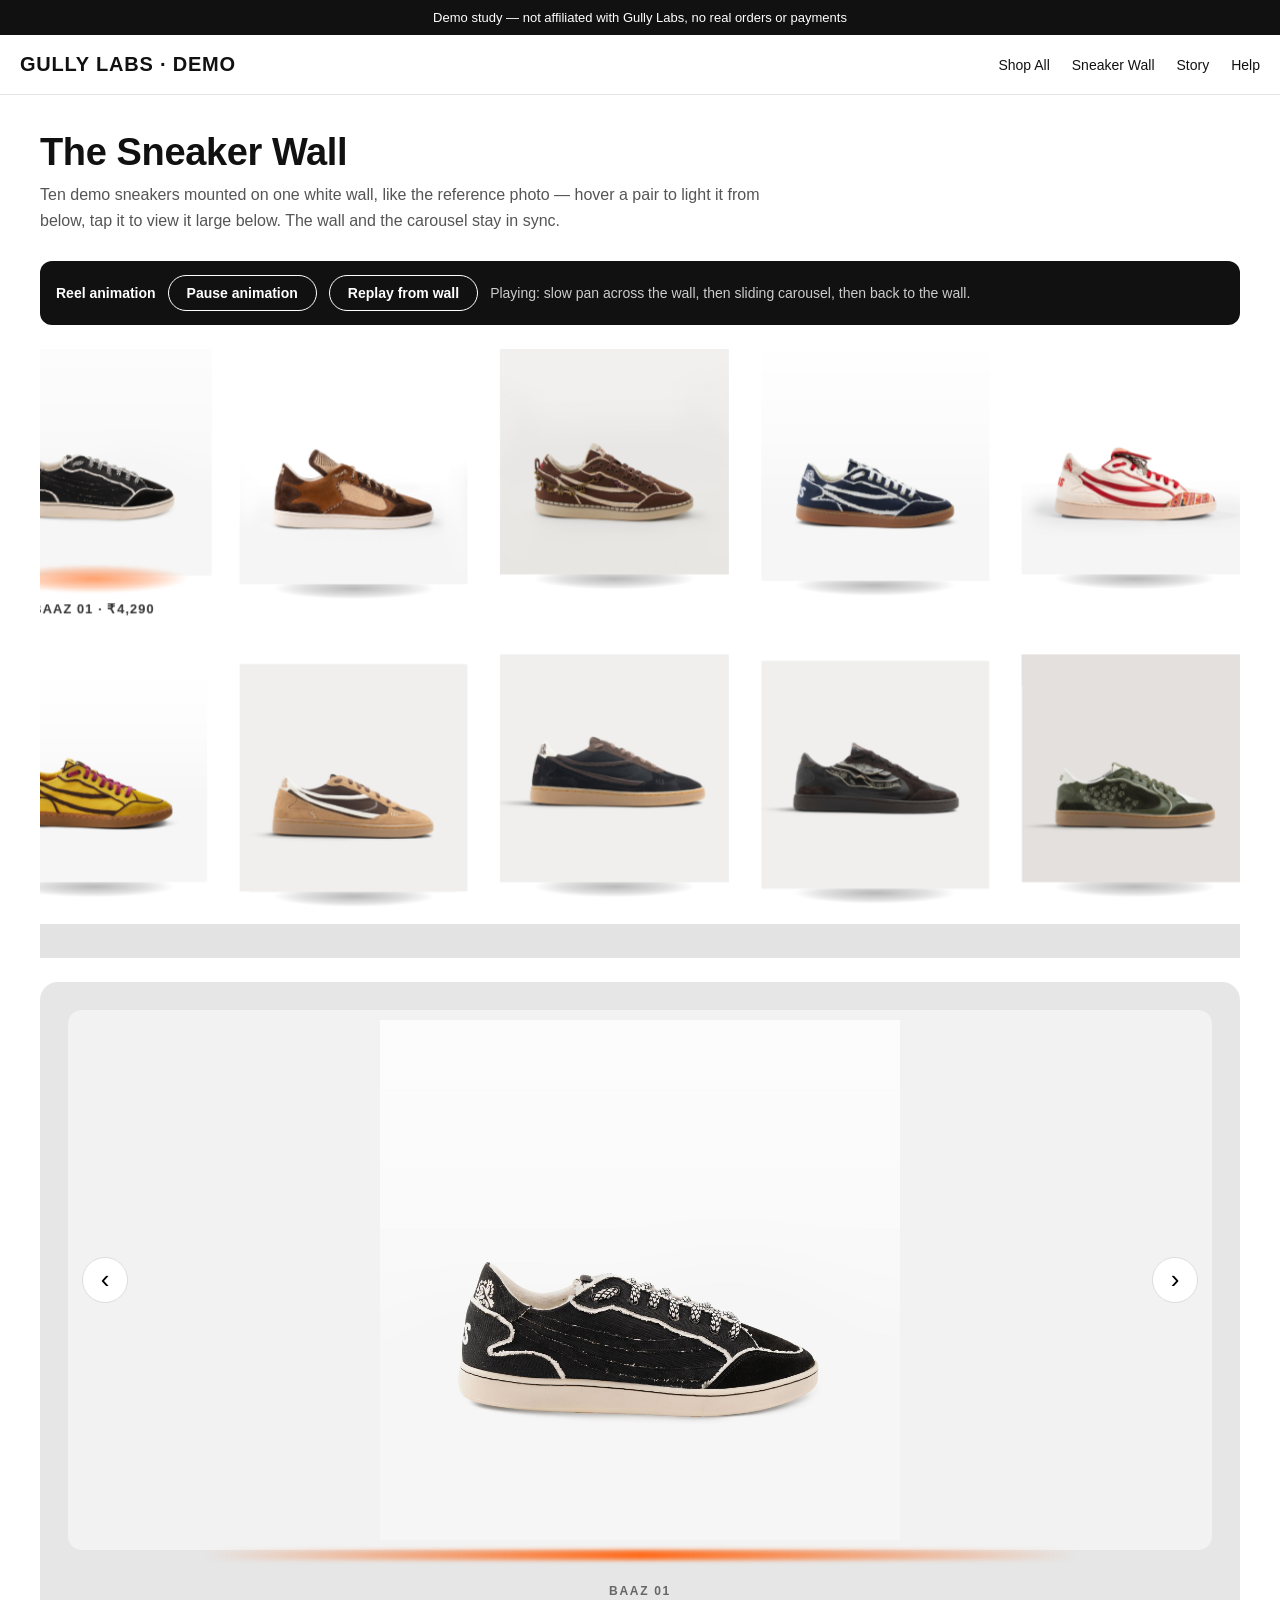
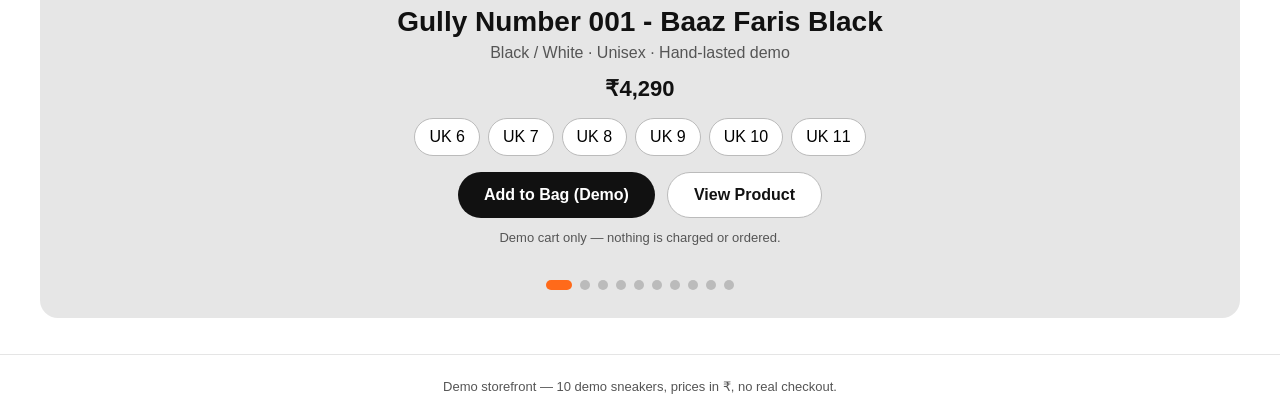
<file: sneaker-wall.html>
<!DOCTYPE html>
<html lang="en">
<head>
<meta charset="UTF-8">
<meta name="viewport" content="width=device-width, initial-scale=1.0">
<title>Sneaker Wall — Gully Labs Demo</title>
<meta name="description" content="Demo sneaker collection wall and single-product carousel. Demo only, no real orders or payments.">
<style>
  *{box-sizing:border-box}
  body{margin:0;font-family:Arial,Helvetica,sans-serif;color:#111;background:#fff}
  a{color:inherit}
  .demo-bar{background:#111;color:#fff;text-align:center;padding:10px 16px;font-size:13px}
  header{border-bottom:1px solid #e5e5e5}
  .wrap{max-width:1240px;margin:0 auto;padding:0 20px}
  .head{display:flex;align-items:center;justify-content:space-between;padding:18px 0;gap:16px}
  .logo{font-weight:800;letter-spacing:.04em;text-decoration:none;font-size:20px}
  nav{display:flex;gap:22px;font-size:14px}
  nav a{text-decoration:none}
  .page-head{padding:36px 0 8px}
  .page-head h1{margin:0 0 8px;font-size:38px;letter-spacing:-.01em}
  .page-head p{margin:0;color:#555;max-width:720px;line-height:1.6}
  .anim-bar{display:flex;gap:12px;align-items:center;flex-wrap:wrap;margin:20px 0 0;padding:14px 16px;background:#111;color:#fff;border-radius:12px;font-size:14px}
  .anim-bar .anim-status{color:#ccc;flex:1;min-width:220px}
  .anim-bar button{border:1px solid #fff;background:transparent;color:#fff;border-radius:99px;padding:9px 18px;cursor:pointer;font:inherit;font-weight:700}
  .anim-bar button:hover{background:#fff;color:#111}
  .wall{background:#fff;padding:10px 6px 0;border-radius:0;margin:24px 0;overflow:hidden;border-bottom:34px solid #e3e3e3}
  .wall-grid{display:grid;grid-template-columns:repeat(5,1fr);gap:6px 18px;will-change:transform}
  .wall-panning .wall-grid{animation:wallPan 9s ease-in-out forwards;transform-origin:50% 50%}
  @keyframes wallPan{0%{transform:scale(1) translate(0,0)}50%{transform:scale(1.04) translate(-1%,.5%)}100%{transform:scale(1.08) translate(-2%,-1%)}}
  .tile{background:transparent;border:0;padding:6px;cursor:pointer;text-align:center;font:inherit;width:100%;position:relative;transition:transform .35s ease}
  .tile img{width:100%;aspect-ratio:1/1;object-fit:contain;display:block;background:#fff;border-radius:0;transition:transform .35s ease}
  .tile .wall-shadow{display:block;width:72%;height:20px;margin:-6px auto 0;background:radial-gradient(ellipse at center,rgba(0,0,0,.28) 0%,rgba(0,0,0,.12) 45%,transparent 70%);border-radius:50%;transition:all .35s ease}
  .tile .wall-label{display:block;margin-top:8px;font-size:12px;letter-spacing:.08em;color:#333;font-weight:700;opacity:0;transition:opacity .25s ease;min-height:16px}
  .tile:nth-child(5n+2){margin-top:18px}
  .tile:nth-child(5n+4){margin-top:12px}
  .tile:nth-child(5n+3){margin-top:0}
  @media(max-width:560px){.tile:nth-child(5n+2),.tile:nth-child(5n+4){margin-top:8px}}
  .tile:hover img,.tile:focus-visible img{transform:scale(1.06)}
  .tile:hover .wall-shadow,.tile:focus-visible .wall-shadow,.tile.active .wall-shadow{height:26px;width:82%;background:radial-gradient(ellipse at center,rgba(255,106,26,.65) 0%,rgba(255,106,26,.30) 45%,transparent 72%);filter:blur(1px)}
  .tile:hover .wall-label,.tile:focus-visible .wall-label,.tile.active .wall-label{opacity:1}
  .tile.active img{transform:scale(1.04)}
  .carousel{background:#e6e6e6;border-radius:18px;padding:28px;margin:0 0 36px;overflow:hidden}
  .stage{position:relative;background:#f2f2f2;border-radius:14px;overflow:hidden}
  .track{display:flex;transition:transform .9s cubic-bezier(.22,.61,.36,1)}
  .slide{min-width:100%;display:flex;align-items:center;justify-content:center;padding:10px;overflow:hidden}
  .slide img{width:100%;max-height:520px;object-fit:contain;display:block;animation:shoeZoom 6s ease-in-out infinite alternate}
  @keyframes shoeZoom{from{transform:scale(1)}to{transform:scale(1.05)}}
  .glow{height:10px;margin:0 12% 6px;background:linear-gradient(90deg,transparent,#ff6a1a,transparent);filter:blur(2px);border-radius:99px;animation:glowPulse 2.8s ease-in-out infinite}
  @keyframes glowPulse{0%,100%{opacity:.7;transform:scaleX(.95)}50%{opacity:1;transform:scaleX(1.05)}}
  @media (prefers-reduced-motion: reduce){.wall-panning .wall-grid,.slide img,.glow{animation:none}}
  .arrow{position:absolute;top:50%;transform:translateY(-50%);width:46px;height:46px;border-radius:50%;border:1px solid #ddd;background:#fff;font-size:26px;cursor:pointer;z-index:2}
  .arrow.prev{left:14px}.arrow.next{right:14px}
  .info{text-align:center;padding:18px 10px 4px}
  .info .code{font-size:12px;letter-spacing:.14em;color:#666;font-weight:700}
  .info h2{margin:8px 0 6px;font-size:28px}
  .info .meta{color:#555;margin:0 0 14px}
  .info .price{font-size:22px;font-weight:800;margin:0 0 16px}
  .sizes{display:flex;gap:8px;justify-content:center;flex-wrap:wrap;margin-bottom:16px}
  .size{border:1px solid #bbb;background:#fff;border-radius:99px;padding:9px 14px;cursor:pointer;font:inherit}
  .size.selected{background:#111;color:#fff;border-color:#111}
  .actions{display:flex;gap:12px;justify-content:center;flex-wrap:wrap}
  .btn{border:0;border-radius:99px;padding:13px 26px;font:inherit;font-weight:700;cursor:pointer;text-decoration:none;display:inline-block}
  .btn-dark{background:#111;color:#fff}
  .btn-light{background:#fff;border:1px solid #bbb}
  .dots{display:flex;gap:8px;justify-content:center;margin-top:18px}
  .dot{width:10px;height:10px;border-radius:50%;border:0;background:#bbb;cursor:pointer;padding:0}
  .dot.active{background:#ff6a1a;width:26px;border-radius:99px}
  .note{text-align:center;color:#555;font-size:13px;margin-top:12px}
  footer{border-top:1px solid #e5e5e5;padding:24px 0;color:#555;font-size:13px;text-align:center}
  @media(max-width:900px){.wall-grid{grid-template-columns:repeat(3,1fr)}.page-head h1{font-size:30px}.slide img{max-height:420px}}
  @media(max-width:560px){.wall-grid{grid-template-columns:repeat(2,1fr)}nav{display:none}.page-head h1{font-size:26px}.wall,.carousel{padding:16px}.slide img{max-height:320px}.info h2{font-size:22px}}
</style>
</head>
<body>
<div class="demo-bar">Demo study &mdash; not affiliated with Gully Labs, no real orders or payments</div>
<header><div class="wrap head">
  <a class="logo" href="index.html">GULLY LABS &middot; DEMO</a>
  <nav><a href="shop.html">Shop All</a><a href="sneaker-wall.html">Sneaker Wall</a><a href="story.html">Story</a><a href="help.html">Help</a></nav>
</div></header>
<main class="wrap">
  <div class="page-head">
    <h1>The Sneaker Wall</h1>
    <p>Ten demo sneakers mounted on one white wall, like the reference photo &mdash; hover a pair to light it from below, tap it to view it large below. The wall and the carousel stay in sync.</p>
  </div>

  <div class="anim-bar" role="group" aria-label="Reel animation controls">
    <strong>Reel animation</strong>
    <button type="button" id="animToggle">Pause animation</button>
    <button type="button" id="replayBtn">Replay from wall</button>
    <span class="anim-status" id="animStatus">Playing: slow pan across the wall, then sliding carousel, then back to the wall.</span>
  </div>

  <section class="wall" id="wallSection" aria-label="Sneaker collection wall">
    <div class="wall-grid" id="wallGrid"></div>
  </section>

  <section class="carousel" aria-label="Single product carousel">
    <div class="stage" id="stage">
      <button class="arrow prev" id="prevBtn" aria-label="Previous product">&#8249;</button>
      <div class="track" id="track"></div>
      <button class="arrow next" id="nextBtn" aria-label="Next product">&#8250;</button>
    </div>
    <div class="glow" aria-hidden="true"></div>
    <div class="info">
      <div class="code" id="pCode"></div>
      <h2 id="pTitle"></h2>
      <p class="meta" id="pMeta"></p>
      <p class="price" id="pPrice"></p>
      <div class="sizes" id="sizes" role="group" aria-label="Choose a size"></div>
      <div class="actions">
        <button class="btn btn-dark" id="addBtn" type="button">Add to Bag (Demo)</button>
        <a class="btn btn-light" id="viewBtn" href="#">View Product</a>
      </div>
      <p class="note" id="cartNote">Demo cart only &mdash; nothing is charged or ordered.</p>
    </div>
    <div class="dots" id="dots"></div>
  </section>
</main>
<footer>Demo storefront &mdash; 10 demo sneakers, prices in &#8377;, no real checkout.</footer>
<script>
var PRODUCTS = [
  {id:"prod-001",code:"BAAZ 01",title:"Gully Number 001 - Baaz Faris Black",color:"Black / White",price:4290,img:"assets/images/img_001_d54b9d76.jpeg"},
  {id:"prod-002",code:"AANDHI 02",title:"Gully Number 001 X Raga - Aandhi Kobicha",color:"Kobicha Earth",price:5990,img:"assets/images/img_002_5983bf7c.jpeg"},
  {id:"prod-003",code:"INDRANI 03",title:"Gully Number 001 - Baaz Indrani Edition",color:"Indrani",price:5990,img:"assets/images/img_003_5cfa92d1.jpeg"},
  {id:"prod-004",code:"LEILA 04",title:"Gully Number 001 - Baaz Leila Navy",color:"Navy Blue",price:4290,img:"assets/images/img_006_8fd2d838.jpeg"},
  {id:"prod-005",code:"BURANSH 05",title:"Gully Number 001 X Aryan Katoch - Buransh Red",color:"Buransh Red",price:5990,img:"assets/images/img_007_97e07d5b.jpeg"},
  {id:"prod-006",code:"NOOR 06",title:"Gully Number 001 - Baaz Noor Yellow",color:"Noor Yellow",price:4290,img:"assets/images/img_005_de05f1f9.jpeg"},
  {id:"prod-007",code:"FILTER 07",title:"Gully Number 001 - Baaz Filter Brown",color:"Filter Brown",price:4490,img:"assets/images/img_082_ddab48c9.jpeg"},
  {id:"prod-008",code:"BITTER 08",title:"Gully Number 001 - Baaz Bitter Black",color:"Bitter Black",price:4490,img:"assets/images/img_083_7078dc96.jpeg"},
  {id:"prod-009",code:"REKHE 09",title:"Gully Number 001 - Rekhe Brown",color:"Rekhe Brown",price:8990,img:"assets/images/img_084_a9b39775.jpeg"},
  {id:"prod-010",code:"KHARIF 10",title:"Gully Number 001 - Kharif Green",color:"Kharif Green",price:6990,img:"assets/images/img_085_d00da94f.jpeg"}
];
var SIZES = ["UK 6","UK 7","UK 8","UK 9","UK 10","UK 11"];
var current = 0, selectedSize = "";
var wall = document.getElementById("wallGrid");
var track = document.getElementById("track");
var dots = document.getElementById("dots");
function inr(n){ return "\u20B9" + n.toLocaleString("en-IN"); }
PRODUCTS.forEach(function(p, i){
  var b = document.createElement("button");
  b.type = "button"; b.className = "tile"; b.setAttribute("data-i", i);
  b.setAttribute("aria-label", p.title + ", " + inr(p.price));
  b.innerHTML = '<img src="' + p.img + '" alt="' + p.title + '" loading="lazy"><span class="wall-shadow" aria-hidden="true"></span><span class="wall-label">' + p.code + ' &middot; ' + inr(p.price) + '</span>';
  b.addEventListener("click", function(){ pauseAnimation("Paused — you took control. Press Play to resume the reel animation."); show(i, true); });
  wall.appendChild(b);
  var s = document.createElement("div");
  s.className = "slide";
  s.innerHTML = '<img src="' + p.img + '" alt="' + p.title + '">';
  track.appendChild(s);
  var d = document.createElement("button");
  d.type = "button"; d.className = "dot"; d.setAttribute("aria-label", "Go to " + p.title);
  d.addEventListener("click", function(){ pauseAnimation("Paused — you took control. Press Play to resume the reel animation."); show(i, false); });
  dots.appendChild(d);
});
var sizeBox = document.getElementById("sizes");
SIZES.forEach(function(s){
  var b = document.createElement("button");
  b.type = "button"; b.className = "size"; b.textContent = s;
  b.addEventListener("click", function(){
    selectedSize = s;
    Array.prototype.forEach.call(sizeBox.children, function(x){ x.classList.remove("selected"); });
    b.classList.add("selected");
    document.getElementById("cartNote").textContent = "Size selected: " + s + " — demo cart only, nothing is charged.";
  });
  sizeBox.appendChild(b);
});
function show(i, scroll){
  current = (i + PRODUCTS.length) % PRODUCTS.length;
  var p = PRODUCTS[current];
  track.style.transform = "translateX(-" + (current * 100) + "%)";
  Array.prototype.forEach.call(wall.children, function(x, j){ x.classList.toggle("active", j === current); });
  Array.prototype.forEach.call(dots.children, function(x, j){ x.classList.toggle("active", j === current); });
  document.getElementById("pCode").textContent = p.code;
  document.getElementById("pTitle").textContent = p.title;
  document.getElementById("pMeta").textContent = p.color + " · Unisex · Hand-lasted demo";
  document.getElementById("pPrice").textContent = inr(p.price);
  document.getElementById("viewBtn").href = "product.html?id=" + p.id;
  if (scroll) { document.querySelector(".carousel").scrollIntoView({behavior:"smooth", block:"start"}); }
}
document.getElementById("prevBtn").addEventListener("click", function(){ pauseAnimation("Paused — you took control. Press Play to resume the reel animation."); show(current - 1, false); });
document.getElementById("nextBtn").addEventListener("click", function(){ pauseAnimation("Paused — you took control. Press Play to resume the reel animation."); show(current + 1, false); });
document.addEventListener("keydown", function(e){
  if (e.key === "ArrowLeft") { pauseAnimation("Paused — you took control. Press Play to resume the reel animation."); show(current - 1, false); }
  if (e.key === "ArrowRight") { pauseAnimation("Paused — you took control. Press Play to resume the reel animation."); show(current + 1, false); }
});
var tx = null;
var stage = document.getElementById("stage");
stage.addEventListener("touchstart", function(e){ tx = e.changedTouches[0].clientX; }, {passive:true});
stage.addEventListener("touchend", function(e){
  if (tx === null) return;
  var dx = e.changedTouches[0].clientX - tx;
  if (dx < -40) { pauseAnimation("Paused — you took control. Press Play to resume the reel animation."); show(current + 1, false); }
  if (dx > 40) { pauseAnimation("Paused — you took control. Press Play to resume the reel animation."); show(current - 1, false); }
  tx = null;
}, {passive:true});
document.getElementById("addBtn").addEventListener("click", function(){
  if (!selectedSize) { document.getElementById("cartNote").textContent = "Please choose a size first."; return; }
  var p = PRODUCTS[current];
  try {
    var cart = JSON.parse(window.localStorage.getItem("gully_demo_cart") || "[]");
    if (!Array.isArray(cart)) cart = [];
    var ex = null;
    for (var i = 0; i < cart.length; i++) { if (cart[i].id === p.id && cart[i].size === selectedSize) ex = cart[i]; }
    if (ex) { ex.qty = (ex.qty || 1) + 1; } else { cart.push({id: p.id, size: selectedSize, qty: 1}); }
    window.localStorage.setItem("gully_demo_cart", JSON.stringify(cart));
    document.getElementById("cartNote").textContent = "Added to demo bag: " + p.title + " (" + selectedSize + "). Nothing is charged.";
  } catch (e) {
    document.getElementById("cartNote").textContent = "Demo bag unavailable in this browser mode.";
  }
});
/* Reel-style animation: slow pan/zoom across the wall, then smooth
   horizontal slides through the single-product carousel, then back to
   the wide wall — looping, like the reference reel. Manual navigation
   pauses it; Play resumes it. Hidden tabs pause it automatically. */
var animOn = !window.matchMedia("(prefers-reduced-motion: reduce)").matches;
var animTimer = null, animInterval = null;
var animToggle = document.getElementById("animToggle");
var animStatus = document.getElementById("animStatus");
var wallSection = document.getElementById("wallSection");
function stopSequence(){
  if (animTimer) clearTimeout(animTimer);
  if (animInterval) clearInterval(animInterval);
  animTimer = null; animInterval = null;
  wallSection.classList.remove("wall-panning");
}
function pauseAnimation(msg){
  animOn = false; stopSequence();
  animToggle.textContent = "Play animation";
  if (msg) animStatus.textContent = msg;
}
function runSequence(){
  stopSequence();
  if (!animOn) return;
  animToggle.textContent = "Pause animation";
  animStatus.textContent = "Playing: slow pan across the wall, then sliding carousel, then back to the wall.";
  wallSection.classList.add("wall-panning");
  animTimer = setTimeout(function(){
    show(0, false);
    document.querySelector(".carousel").scrollIntoView({behavior:"smooth", block:"start"});
    animStatus.textContent = "Playing: single-product carousel, sliding through the pairs.";
    animInterval = setInterval(function(){
      if (current >= PRODUCTS.length - 1) {
        clearInterval(animInterval); animInterval = null;
        animTimer = setTimeout(function(){
          wallSection.scrollIntoView({behavior:"smooth", block:"start"});
          animTimer = setTimeout(runSequence, 1200);
        }, 2500);
      } else { show(current + 1, false); }
    }, 2800);
  }, 9000);
}
animToggle.addEventListener("click", function(){
  if (animOn) { pauseAnimation("Paused. Press Play to resume the reel animation."); }
  else { animOn = true; runSequence(); }
});
document.getElementById("replayBtn").addEventListener("click", function(){
  stopSequence(); show(0, false);
  wallSection.scrollIntoView({behavior:"smooth", block:"start"});
  animOn = true; runSequence();
});
document.addEventListener("visibilitychange", function(){
  if (document.hidden) { stopSequence(); }
  else if (animOn) { runSequence(); }
});
show(0, false);
if (animOn) { runSequence(); } else { animToggle.textContent = "Play animation"; animStatus.textContent = "Animation off (reduced-motion setting). Press Play to run the reel animation."; }
</script>
</body>
</html>
</file>
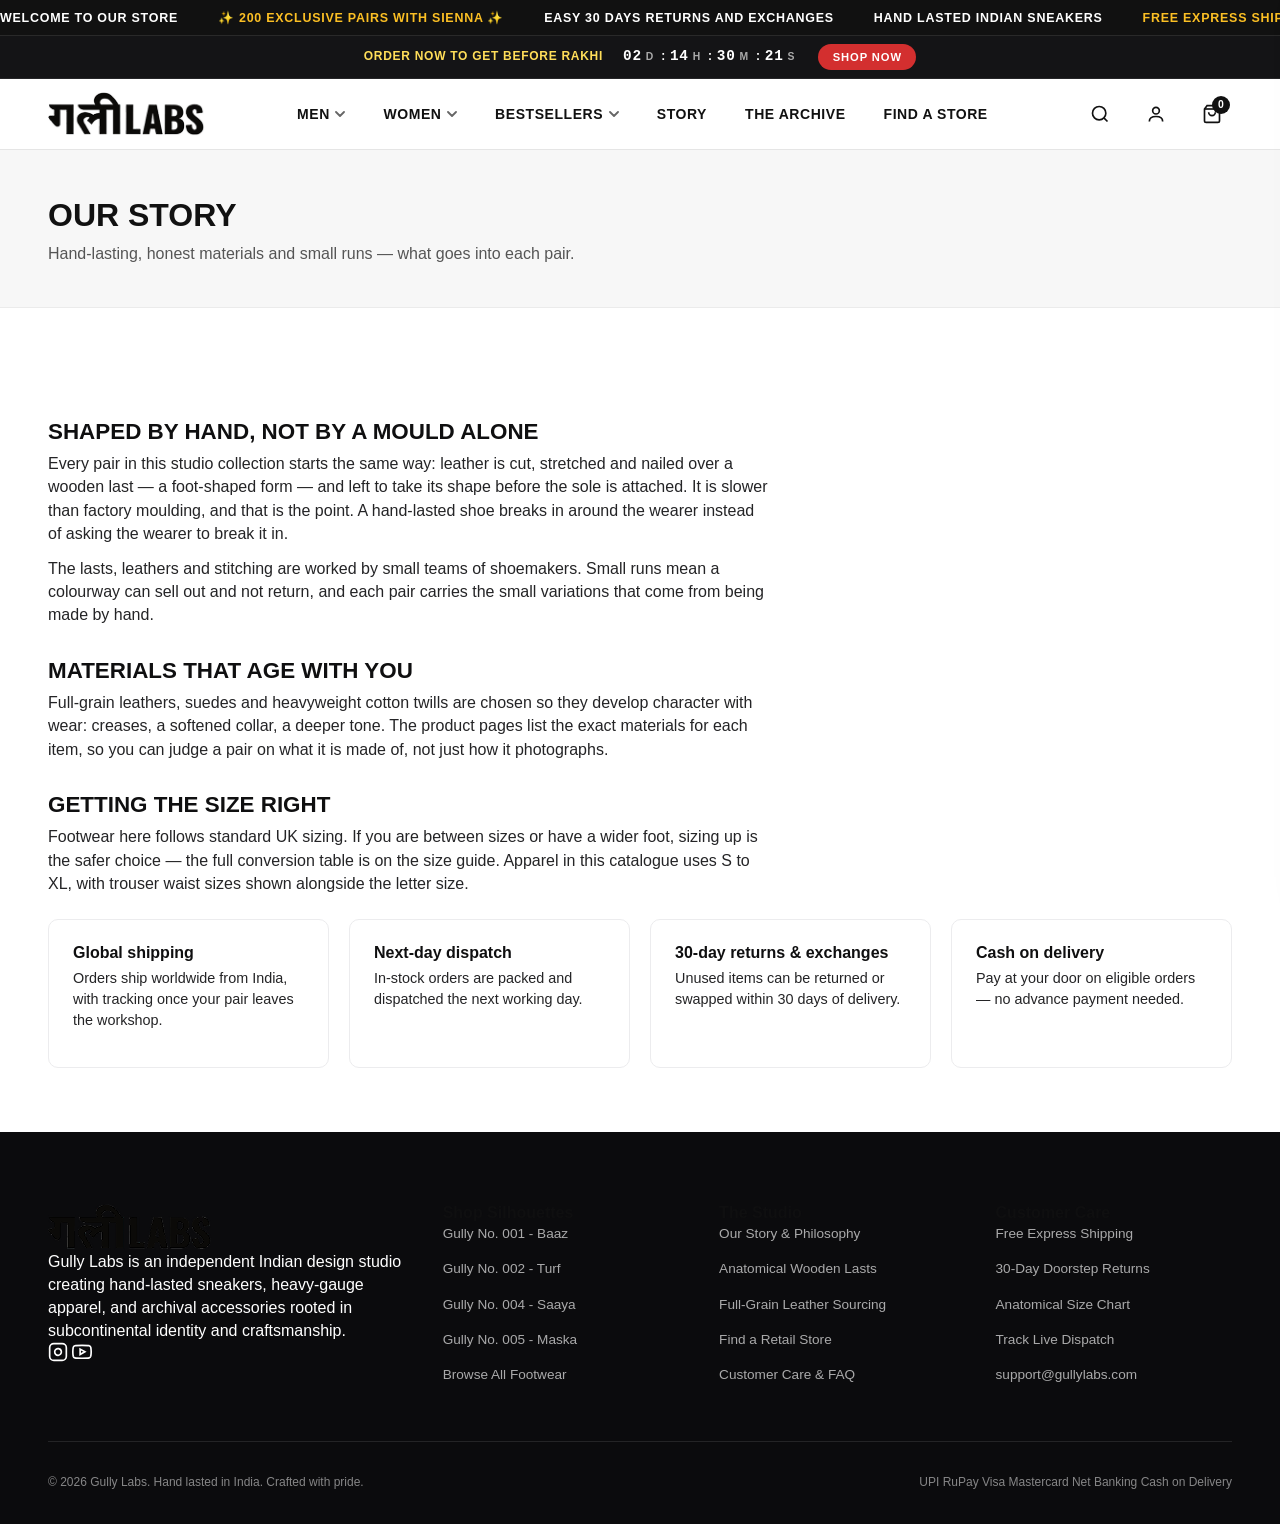
<file: story.html>
<!DOCTYPE html>
<html lang="en">
<head>
  <meta charset="UTF-8">
  <meta name="viewport" content="width=device-width, initial-scale=1.0">
  <title>Our Story | Gully Labs Demo</title>
  <meta name="description" content="How hand-lasted footwear is made, in plain words, plus shipping and returns promises.">
  <link rel="stylesheet" href="css/style.css">
  <link rel="stylesheet" href="css/site.css">
</head>
<body>
  <!-- 1. Top Announcement Marquee Ticker -->
  <div class="top-bar">
    <div class="marquee-container">
      <div class="marquee-track">
        <span class="marquee-item">Welcome to our store</span>
        <span class="marquee-item"><span class="highlight">✨ 200 Exclusive pairs with Sienna ✨</span></span>
        <span class="marquee-item">Easy 30 Days Returns and Exchanges</span>
        <span class="marquee-item">Hand Lasted Indian Sneakers</span>
        <span class="marquee-item"><span class="highlight">Free Express Shipping Across India</span></span>
        <span class="marquee-item">Crafted with Full-Grain Indian Leather</span>
      </div>
      <div class="marquee-track" aria-hidden="true">
        <span class="marquee-item">Welcome to our store</span>
        <span class="marquee-item"><span class="highlight">✨ 200 Exclusive pairs with Sienna ✨</span></span>
        <span class="marquee-item">Easy 30 Days Returns and Exchanges</span>
        <span class="marquee-item">Hand Lasted Indian Sneakers</span>
        <span class="marquee-item"><span class="highlight">Free Express Shipping Across India</span></span>
        <span class="marquee-item">Crafted with Full-Grain Indian Leather</span>
      </div>
    </div>
  </div>

  <!-- 2. Countdown Announcement Bar -->
  <div class="scd-bar">
    <span class="scd-label">ORDER NOW TO GET BEFORE RAKHI</span>
    <span class="scd-timer">
      <b id="cdDays">02</b><u>d</u> : <b id="cdHours">14</b><u>h</u> : <b id="cdMins">30</b><u>m</u> : <b id="cdSecs">21</b><u>s</u>
    </span>
    <a href="shop.html" class="scd-btn">SHOP NOW</a>
  </div>

  <header class="site-header">
    <div class="container header-inner">
      <button type="button" class="mobile-nav-toggle" id="mobileNavToggle" aria-label="Open Menu">
        <svg width="24" height="24" viewBox="0 0 24 24" fill="none" stroke="currentColor" stroke-width="2"><line x1="3" y1="12" x2="21" y2="12"></line><line x1="3" y1="6" x2="21" y2="6"></line><line x1="3" y1="18" x2="21" y2="18"></line></svg>
      </button>
      <a href="index.html" class="site-logo"><img src="assets/images/img_000_4ea6318a.png" alt="Gully Labs demo logo"></a>
            <!-- Desktop Navigation Menu with Authentic Gully Labs Mega Menus -->
      <nav class="desktop-nav">
        <!-- 1. Men Mega Menu -->
        <div class="nav-item has-mega" data-mega="mega-men">
          <a href="shop.html?gender=men" class="nav-link">
            Men
            <svg class="nav-chevron" width="10" height="6" viewBox="0 0 10 6" fill="none" stroke="currentColor" stroke-width="1.8">
              <path d="m1 1 4 4 4-4" stroke-linecap="round" stroke-linejoin="round"/>
            </svg>
          </a>
          <div class="mega-menu" id="mega-men">
            <div class="container mega-menu-inner">
              <div class="mega-sidebar">
                <span class="mega-sidebar-title">Collections</span>
                <ul class="mega-sidebar-links">
                  <li><a href="shop.html?gender=men&category=sneakers" class="mega-cat-link active">Sneakers</a></li>
                  <li><a href="shop.html?gender=men&category=slides" class="mega-cat-link">Slides</a></li>
                  <li><a href="shop.html?gender=men&category=apparel" class="mega-cat-link">Clothing &amp; Accessories</a></li>
                  <li><a href="shop.html?gender=men" class="mega-cat-all">View All Men's &rarr;</a></li>
                </ul>
              </div>
              <div class="mega-products-grid">
                <a href="product.html?id=prod-001" class="mega-product-card">
                  <div class="mega-card-img-wrap">
                    <span class="mega-card-badge">Bestseller</span>
                    <img src="assets/images/img_001_d54b9d76.jpeg" alt="Baaz Faris Black" loading="lazy">
                  </div>
                  <div class="mega-card-info">
                    <div class="mega-card-rating"><span>★</span> 4.8 (45)</div>
                    <h4 class="mega-card-title">Baaz Faris Black</h4>
                    <p class="mega-card-price">&#8377;4,290</p>
                  </div>
                </a>
                <a href="product.html?id=prod-002" class="mega-product-card">
                  <div class="mega-card-img-wrap">
                    <span class="mega-card-badge">Limited</span>
                    <img src="assets/images/img_002_5983bf7c.jpeg" alt="Aandhi Kobicha" loading="lazy">
                  </div>
                  <div class="mega-card-info">
                    <div class="mega-card-rating"><span>★</span> 4.9 (32)</div>
                    <h4 class="mega-card-title">Aandhi Kobicha</h4>
                    <p class="mega-card-price">&#8377;4,690</p>
                  </div>
                </a>
                <a href="product.html?id=prod-006" class="mega-product-card">
                  <div class="mega-card-img-wrap">
                    <img src="assets/images/img_005_de05f1f9.jpeg" alt="Baaz Noor Yellow" loading="lazy">
                  </div>
                  <div class="mega-card-info">
                    <div class="mega-card-rating"><span>★</span> 4.7 (28)</div>
                    <h4 class="mega-card-title">Baaz Noor Yellow</h4>
                    <p class="mega-card-price">&#8377;4,290</p>
                  </div>
                </a>
                <a href="product.html?id=prod-012" class="mega-product-card">
                  <div class="mega-card-img-wrap">
                    <img src="assets/images/img_010_52bede2b.jpeg" alt="1928 Turf Olive" loading="lazy">
                  </div>
                  <div class="mega-card-info">
                    <div class="mega-card-rating"><span>★</span> 4.8 (19)</div>
                    <h4 class="mega-card-title">1928 Turf Olive</h4>
                    <p class="mega-card-price">&#8377;4,990</p>
                  </div>
                </a>
              </div>
            </div>
          </div>
        </div>

        <!-- 2. Women Mega Menu -->
        <div class="nav-item has-mega" data-mega="mega-women">
          <a href="shop.html?gender=women" class="nav-link">
            Women
            <svg class="nav-chevron" width="10" height="6" viewBox="0 0 10 6" fill="none" stroke="currentColor" stroke-width="1.8">
              <path d="m1 1 4 4 4-4" stroke-linecap="round" stroke-linejoin="round"/>
            </svg>
          </a>
          <div class="mega-menu" id="mega-women">
            <div class="container mega-menu-inner">
              <div class="mega-sidebar">
                <span class="mega-sidebar-title">Collections</span>
                <ul class="mega-sidebar-links">
                  <li><a href="shop.html?gender=women&category=sneakers" class="mega-cat-link active">Sneakers</a></li>
                  <li><a href="shop.html?gender=women&category=slides" class="mega-cat-link">Slides</a></li>
                  <li><a href="shop.html?gender=women&category=apparel" class="mega-cat-link">Clothing &amp; Accessories</a></li>
                  <li><a href="shop.html?gender=women" class="mega-cat-all">View All Women's &rarr;</a></li>
                </ul>
              </div>
              <div class="mega-products-grid">
                <a href="product.html?id=prod-003" class="mega-product-card">
                  <div class="mega-card-img-wrap">
                    <span class="mega-card-badge">Bestseller</span>
                    <img src="assets/images/img_003_5cfa92d1.jpeg" alt="Baaz Indrani Edition" loading="lazy">
                  </div>
                  <div class="mega-card-info">
                    <div class="mega-card-rating"><span>★</span> 4.9 (42)</div>
                    <h4 class="mega-card-title">Baaz Indrani Edition</h4>
                    <p class="mega-card-price">&#8377;4,590</p>
                  </div>
                </a>
                <a href="product.html?id=prod-011" class="mega-product-card">
                  <div class="mega-card-img-wrap">
                    <span class="mega-card-badge">Exclusive</span>
                    <img src="assets/images/img_051_382939e5.jpeg" alt="Dvaita Calico White" loading="lazy">
                  </div>
                  <div class="mega-card-info">
                    <div class="mega-card-rating"><span>★</span> 4.8 (37)</div>
                    <h4 class="mega-card-title">Dvaita Calico White</h4>
                    <p class="mega-card-price">&#8377;4,290</p>
                  </div>
                </a>
                <a href="product.html?id=prod-005" class="mega-product-card">
                  <div class="mega-card-img-wrap">
                    <span class="mega-card-badge">Special Drop</span>
                    <img src="assets/images/img_007_97e07d5b.jpeg" alt="Buransh Red" loading="lazy">
                  </div>
                  <div class="mega-card-info">
                    <div class="mega-card-rating"><span>★</span> 5.0 (29)</div>
                    <h4 class="mega-card-title">Buransh Red</h4>
                    <p class="mega-card-price">&#8377;4,890</p>
                  </div>
                </a>
                <a href="product.html?id=prod-014" class="mega-product-card">
                  <div class="mega-card-img-wrap">
                    <img src="assets/images/img_013_2db53fb6.jpeg" alt="Saaya Blue" loading="lazy">
                  </div>
                  <div class="mega-card-info">
                    <div class="mega-card-rating"><span>★</span> 4.7 (21)</div>
                    <h4 class="mega-card-title">Gully 004 - Saaya Blue</h4>
                    <p class="mega-card-price">&#8377;3,990</p>
                  </div>
                </a>
              </div>
            </div>
          </div>
        </div>

        <!-- 3. Bestsellers Mega Menu -->
        <div class="nav-item has-mega" data-mega="mega-bestsellers">
          <a href="index.html#bestsellers" class="nav-link">
            Bestsellers
            <svg class="nav-chevron" width="10" height="6" viewBox="0 0 10 6" fill="none" stroke="currentColor" stroke-width="1.8">
              <path d="m1 1 4 4 4-4" stroke-linecap="round" stroke-linejoin="round"/>
            </svg>
          </a>
          <div class="mega-menu" id="mega-bestsellers">
            <div class="container mega-menu-inner">
              <div class="mega-tiles-grid">
                <a href="index.html#bestsellers" class="mega-tile-card">
                  <div class="mega-tile-img-box">
                    <img src="assets/images/img_001_d54b9d76.jpeg" alt="Hand-Lasted Sneakers" loading="lazy">
                  </div>
                  <div class="mega-tile-content">
                    <h3 class="mega-tile-title">Hand-Lasted Sneakers</h3>
                    <p class="mega-tile-desc">Gully No. 001, 002 &amp; Archival Drops</p>
                    <span class="mega-tile-cta">Shop Sneakers &rarr;</span>
                  </div>
                </a>

                <a href="shop.html?category=slides" class="mega-tile-card">
                  <div class="mega-tile-img-box">
                    <img src="assets/images/img_013_2db53fb6.jpeg" alt="Architectural Slides" loading="lazy">
                  </div>
                  <div class="mega-tile-content">
                    <h3 class="mega-tile-title">Architectural Slides</h3>
                    <p class="mega-tile-desc">Gully No. 004 &amp; 005 Everyday Mules</p>
                    <span class="mega-tile-cta">Shop Slides &rarr;</span>
                  </div>
                </a>

                <a href="index.html#apparel" class="mega-tile-card">
                  <div class="mega-tile-img-box">
                    <img src="assets/images/img_019_e5a2553c.jpeg" alt="Apparel &amp; Accessories" loading="lazy">
                  </div>
                  <div class="mega-tile-content">
                    <h3 class="mega-tile-title">Apparel &amp; Accessories</h3>
                    <p class="mega-tile-desc">Heavyweight Twill Shackets, Jerseys &amp; Pants</p>
                    <span class="mega-tile-cta">Shop Apparel &rarr;</span>
                  </div>
                </a>
              </div>
            </div>
          </div>
        </div>

        <a href="index.html#story" class="nav-link">Story</a>
        <a href="index.html#hidden-gems" class="nav-link">The Archive</a>
        <a href="help.html#contact" class="nav-link">Find a Store</a>
      </nav>
      <div class="header-actions">
        <button type="button" class="action-btn" id="searchTrigger" aria-label="Search Catalog">
          <svg width="20" height="20" viewBox="0 0 24 24" fill="none" stroke="currentColor" stroke-width="2"><circle cx="11" cy="11" r="8"></circle><line x1="21" y1="21" x2="16.65" y2="16.65"></line></svg>
        </button>
        <a href="help.html#contact" class="action-btn" aria-label="Account"><svg width="20" height="20" viewBox="0 0 24 24" fill="none" stroke="currentColor" stroke-width="2"><circle cx="12" cy="8" r="4"></circle><path d="M4 21c0-4 3.6-6 8-6s8 2 8 6"></path></svg></a>
        <button type="button" class="action-btn" id="cartTrigger" aria-label="Shopping Cart">
          <svg width="20" height="20" viewBox="0 0 24 24" fill="none" stroke="currentColor" stroke-width="2"><path d="M6 2L3 6v14a2 2 0 0 0 2 2h14a2 2 0 0 0 2-2V6l-3-4z"></path><line x1="3" y1="6" x2="21" y2="6"></line><path d="M16 10a4 4 0 0 1-8 0"></path></svg>
          <span class="cart-count-badge">0</span>
        </button>
      </div>
    </div>
  </header>

  <main>
    <section class="page-hero">
      <div class="container">
        <h1>Our Story</h1>
        <p>Hand-lasting, honest materials and small runs &mdash; what goes into each pair.</p>
      </div>
    </section>
    <section class="page-body">
      <div class="container prose">
        <h2>Shaped by hand, not by a mould alone</h2>
        <p>Every pair in this studio collection starts the same way: leather is cut, stretched and nailed over a wooden last &mdash; a foot-shaped form &mdash; and left to take its shape before the sole is attached. It is slower than factory moulding, and that is the point. A hand-lasted shoe breaks in around the wearer instead of asking the wearer to break it in.</p>
        <p>The lasts, leathers and stitching are worked by small teams of shoemakers. Small runs mean a colourway can sell out and not return, and each pair carries the small variations that come from being made by hand.</p>
        <h2>Materials that age with you</h2>
        <p>Full-grain leathers, suedes and heavyweight cotton twills are chosen so they develop character with wear: creases, a softened collar, a deeper tone. The product pages list the exact materials for each item, so you can judge a pair on what it is made of, not just how it photographs.</p>
        <h2>Getting the size right</h2>
        <p>Footwear here follows standard UK sizing. If you are between sizes or have a wider foot, sizing up is the safer choice &mdash; the full conversion table is on the <a href="help.html#size-guide">size guide</a>. Apparel in this catalogue uses S to XL, with trouser waist sizes shown alongside the letter size.</p>
        <div class="value-grid">
          <div class="value-card"><h3>Global shipping</h3><p>Orders ship worldwide from India, with tracking once your pair leaves the workshop.</p></div>
          <div class="value-card"><h3>Next-day dispatch</h3><p>In-stock orders are packed and dispatched the next working day.</p></div>
          <div class="value-card"><h3>30-day returns &amp; exchanges</h3><p>Unused items can be returned or swapped within 30 days of delivery.</p></div>
          <div class="value-card"><h3>Cash on delivery</h3><p>Pay at your door on eligible orders &mdash; no advance payment needed.</p></div>
        </div>
        
      </div>
    </section>

  </main>
  <!-- Site Footer -->
  <footer class="site-footer">
    <div class="container">
      <div class="footer-grid">
        <div class="footer-brand-col">
          <img src="assets/images/img_000_4ea6318a.png" alt="Gully Labs" class="footer-logo">
          <p class="footer-about">
            Gully Labs is an independent Indian design studio creating hand-lasted sneakers, heavy-gauge apparel, and archival accessories rooted in subcontinental identity and craftsmanship.
          </p>
          <div class="footer-social-links">
            <a href="https://instagram.com" target="_blank" rel="noopener" aria-label="Instagram">
              <svg width="20" height="20" viewBox="0 0 24 24" fill="none" stroke="currentColor" stroke-width="2"><rect x="2" y="2" width="20" height="20" rx="5" ry="5"></rect><path d="M16 11.37A4 4 0 1 1 12.63 8 4 4 0 0 1 16 11.37z"></path><line x1="17.5" y1="6.5" x2="17.51" y2="6.5"></line></svg>
            </a>
            <a href="https://youtube.com" target="_blank" rel="noopener" aria-label="YouTube">
              <svg width="20" height="20" viewBox="0 0 24 24" fill="none" stroke="currentColor" stroke-width="2"><path d="M22.54 6.42a2.78 2.78 0 0 0-1.94-2C18.88 4 12 4 12 4s-6.88 0-8.6.46a2.78 2.78 0 0 0-1.94 2A29 29 0 0 0 1 11.75a29 29 0 0 0 .46 5.33A2.78 2.78 0 0 0 3.4 19c1.72.46 8.6.46 8.6.46s6.88 0 8.6-.46a2.78 2.78 0 0 0 1.94-2 29 29 0 0 0 .46-5.25 29 29 0 0 0-.46-5.33z"></path><polygon points="9.75 15.02 15.5 11.75 9.75 8.48 9.75 15.02"></polygon></svg>
            </a>
          </div>
        </div>

        <div class="footer-nav-col">
          <h4 class="footer-heading">Shop Silhouettes</h4>
          <ul class="footer-links">
            <li><a href="index.html#bestsellers">Gully No. 001 - Baaz</a></li>
            <li><a href="index.html#bestsellers">Gully No. 002 - Turf</a></li>
            <li><a href="index.html#bestsellers">Gully No. 004 - Saaya</a></li>
            <li><a href="index.html#bestsellers">Gully No. 005 - Maska</a></li>
            <li><a href="shop.html">Browse All Footwear</a></li>
          </ul>
        </div>

        <div class="footer-nav-col">
          <h4 class="footer-heading">The Studio</h4>
          <ul class="footer-links">
            <li><a href="index.html#story">Our Story & Philosophy</a></li>
            <li><a href="index.html#story">Anatomical Wooden Lasts</a></li>
            <li><a href="index.html#story">Full-Grain Leather Sourcing</a></li>
            <li><a href="help.html#contact">Find a Retail Store</a></li>
            <li><a href="help.html">Customer Care & FAQ</a></li>
          </ul>
        </div>

        <div class="footer-nav-col">
          <h4 class="footer-heading">Customer Care</h4>
          <ul class="footer-links">
            <li><a href="help.html#shipping">Free Express Shipping</a></li>
            <li><a href="help.html#returns">30-Day Doorstep Returns</a></li>
            <li><a href="help.html#size-guide">Anatomical Size Chart</a></li>
            <li><a href="help.html#track">Track Live Dispatch</a></li>
            <li><a href="help.html#contact">support@gullylabs.com</a></li>
          </ul>
        </div>
      </div>

      <div class="footer-bottom">
        <p class="footer-copyright">
          &copy; 2026 Gully Labs. Hand lasted in India. Crafted with pride.
        </p>
        <div class="footer-payment-methods">
          <span class="pay-pill">UPI</span>
          <span class="pay-pill">RuPay</span>
          <span class="pay-pill">Visa</span>
          <span class="pay-pill">Mastercard</span>
          <span class="pay-pill">Net Banking</span>
          <span class="pay-pill">Cash on Delivery</span>
        </div>
      </div>
    </div>
  </footer>

    <!-- Slide-out Cart Drawer -->
  <div class="cart-drawer" id="cartDrawer" role="dialog" aria-modal="true" aria-label="Shopping Cart">
    <!-- Drawer Header -->
    <div class="cart-drawer-header">
      <div class="cart-drawer-title-row">
        <h3 class="cart-drawer-title">Your Bag</h3>
        <span class="cart-drawer-count">(<span class="cart-count-badge">0</span>)</span>
      </div>
      <button type="button" class="cart-drawer-close" id="cartDrawerClose" aria-label="Close Cart">&times;</button>
    </div>

    <!-- Free Shipping Progress Meter -->
    <div class="shipping-meter-box">
      <div class="shipping-meter-label" id="shippingMeterText">
        Add ₹5,000 for Free Express Shipping Across India!
      </div>
      <div class="meter-track">
        <div class="meter-bar" id="shippingMeterBar" style="width: 0%;"></div>
      </div>
    </div>

    <!-- Scrollable Items Body -->
    <div class="cart-drawer-body" id="cartDrawerItems">
      <!-- Populated via renderCart() in js/app.js -->
    </div>

    <!-- Drawer Footer / Pinned to Bottom -->
    <div class="cart-drawer-footer">
      <!-- Promo Box -->
      <div class="promo-box">
        <input type="text" id="promoInput" placeholder="Promo code (e.g. GULLY10)" class="promo-input">
        <button type="button" id="applyPromoBtn" class="promo-btn">Apply</button>
      </div>

      <!-- Subtotal Row -->
      <div class="subtotal-row">
        <span>Estimated Subtotal:</span>
        <span id="cartSubtotal">₹0</span>
      </div>
      <p class="drawer-tax-note">MRP inclusive of all taxes • Free doorstep exchanges across India.</p>

      <!-- Checkout Button -->
      <a href="checkout.html" class="checkout-btn" id="checkoutBtn">
        Proceed to Secure Checkout &rarr;
      </a>
      <a href="cart.html" class="view-bag-link">
        View Full Shopping Bag &rarr;
      </a>
    </div>
  </div>



  <div class="mobile-nav-drawer" id="mobileNavDrawer">
    <div style="display:flex; justify-content:space-between; align-items:center;">
      <span style="font-weight:800; text-transform:uppercase;">Menu</span>
      <button type="button" class="drawer-close-btn" id="mobileNavClose" aria-label="Close Menu">&times;</button>
    </div>
    <ul class="mobile-nav-links">
      <li><a href="shop.html">Bestsellers</a></li>
      <li><a href="shop.html">Shop All</a></li>
      <li><a href="shop.html?sale=1">Sale</a></li>
      <li><a href="story.html">Story</a></li>
      <li><a href="collections.html">Collections</a></li>
      <li><a href="help.html">Help</a></li>
      <li><a href="help.html#size-guide">Size Guide</a></li>
    </ul>
  </div>

  <div class="drawer-backdrop" id="drawerBackdrop"></div>

  <script src="data/products.js"></script>
  <script src="js/site.js"></script>
</body>
</html>
</file>
<file: css/style.css>
/* ==========================================================================
   GULLY LABS - HAND LASTED INDIAN SNEAKERS
   Official Website Design System & Grid Layout
   ========================================================================== */

:root {
  /* Typography - Official Gully Labs Neo-Grotesque System */
  --font-heading-family: Helvetica, "Helvetica Neue", Arial, sans-serif;
  --font-body-family: Helvetica, "Helvetica Neue", Arial, sans-serif;
  --font-navigation-family: var(--font-body-family);
  --font-button-family: var(--font-body-family);
  --font-product-family: var(--font-body-family);

  --font-sans: Helvetica, "Helvetica Neue", Arial, sans-serif;
  --font-heading: Helvetica, "Helvetica Neue", Arial, sans-serif;
  --font-body: Helvetica, "Helvetica Neue", Arial, sans-serif;
  --font-mono: ui-monospace, SFMono-Regular, Menlo, Monaco, Consolas, monospace;

  --font-heading-style: normal;
  --font-heading-weight: 700;
  --font-heading-line-height: 1.1;
  --font-heading-letter-spacing: 0.0em;

  --font-body-style: normal;
  --font-body-weight: 400;
  --font-body-line-height: 1.45;
  --font-body-letter-spacing: 0.0em;

  --font-navigation-size: clamp(0.75rem, 0.748rem + 0.3174vw, 0.875rem);
  --font-navigation-weight: 600;
  --font-navigation-text-transform: uppercase;
  --font-navigation-letter-spacing: 0.04em;

  --font-button-size: clamp(0.75rem, 0.8115rem + 0.1587vw, 0.875rem);
  --font-button-weight: 700;
  --font-button-text-transform: uppercase;
  --font-button-letter-spacing: 0.05em;

  --font-product-size: clamp(0.875rem, 0.873rem + 0.3175vw, 1.05rem);
  --font-product-weight: 600;
  --font-product-letter-spacing: 0.0em;

  /* Live Reference Accent Font */
  --font-silkscreen: 'Silkscreen', monospace;

  /* Colors */
  --color-black: #0f0f10;
  --color-dark: #18181a;
  --color-dark-gray: #242426;
  --color-gray: #555555;
  --color-muted: #888888;
  --color-light-gray: #e8e8ed;
  --color-border: #ececee;
  --color-bg-card: #f7f7f8;
  --color-white: #ffffff;

  /* Gully Labs Brand Colors */
  --color-blue: #003bd0;          /* Gully Labs signature cobalt blue */
  --color-blue-hover: #002db0;
  --color-gold: #c8963e;
  --color-yellow: #ffde59;
  --color-green: #1b8738;
  --color-red: #d32f2f;

  /* Layout - Matching Gully Labs Fluid 2000px Storefront Width */
  --page-width: 2000px;
  --container-max: 2000px;
  --page-padding: 1.25rem;
  --grid-gap: clamp(1.25rem, 2vw, 2.5rem);
  --radius-sm: 6px;
  --radius-md: 10px;
  --radius-lg: 16px;
  --radius-pill: 9999px;
  --ease: 0.25s cubic-bezier(0.2, 0.8, 0.2, 1);
}

*, *::before, *::after {
  box-sizing: border-box;
  margin: 0;
  padding: 0;
}

html {
  font-size: 16px;
  scroll-behavior: smooth;
  -webkit-text-size-adjust: 100%;
}

body {
  font-family: var(--font-body-family);
  font-weight: var(--font-body-weight);
  color: var(--color-black);
  background-color: var(--color-white);
  line-height: var(--font-body-line-height);
  letter-spacing: var(--font-body-letter-spacing);
  overflow-x: hidden;
  -webkit-font-smoothing: antialiased;
  -moz-osx-font-smoothing: grayscale;
}

h1, h2, h3, h4, h5, h6, .heading {
  font-family: var(--font-heading-family);
  font-style: var(--font-heading-style);
  font-weight: var(--font-heading-weight);
  line-height: var(--font-heading-line-height);
  letter-spacing: var(--font-heading-letter-spacing);
  color: var(--color-black);
}

body.drawer-open {
  overflow: hidden;
}

a {
  color: inherit;
  text-decoration: none;
  transition: opacity var(--ease), color var(--ease);
}

img {
  max-width: 100%;
  height: auto;
  display: block;
}

button {
  font-family: inherit;
  cursor: pointer;
  border: none;
  background: none;
  outline: none;
}

input, select, textarea {
  font-family: inherit;
}

@media (min-width: 768px) {
  :root {
    --page-padding: 1.75rem;
  }
}

@media (min-width: 1024px) {
  :root {
    --page-padding: 2.25rem;
  }
}

@media (min-width: 1280px) {
  :root {
    --page-padding: 3rem;
  }
}

@media (min-width: 1600px) {
  :root {
    --page-padding: clamp(3rem, 3.2vw, 4.5rem);
  }
}

.container {
  width: 100%;
  max-width: var(--container-max);
  margin: 0 auto;
  padding: 0 var(--page-padding);
}

/* ==========================================================================
   1. ANNOUNCEMENT MARQUEE TICKER
   ========================================================================== */
.top-bar {
  background-color: var(--color-black);
  color: #ffffff;
  height: 36px;
  display: flex;
  align-items: center;
  overflow: hidden;
  font-size: 0.75rem;
  font-weight: 700;
  letter-spacing: 0.08em;
  text-transform: uppercase;
  border-bottom: 1px solid rgba(255, 255, 255, 0.1);
}

.marquee-container {
  display: flex;
  width: 100%;
  overflow: hidden;
  user-select: none;
}

.marquee-track {
  display: flex;
  flex-shrink: 0;
  gap: 3rem;
  padding-right: 3rem;
  animation: marquee 28s linear infinite;
  align-items: center;
  white-space: nowrap;
}

.marquee-item {
  display: inline-flex;
  align-items: center;
  gap: 0.5rem;
}

.marquee-item .highlight {
  color: var(--color-yellow);
}

@keyframes marquee {
  0% { transform: translateX(0); }
  100% { transform: translateX(-100%); }
}

/* ==========================================================================
   2. COUNTDOWN BANNER
   ========================================================================== */
.scd-bar {
  background-color: #141416;
  color: #ffffff;
  padding: 0.5rem 1rem;
  font-size: 0.75rem;
  font-weight: 700;
  display: flex;
  align-items: center;
  justify-content: center;
  gap: 1.25rem;
  border-bottom: 1px solid rgba(255, 255, 255, 0.08);
  letter-spacing: 0.06em;
  text-transform: uppercase;
  flex-wrap: wrap;
}

.scd-label {
  color: var(--color-yellow);
  display: inline-flex;
  align-items: center;
  gap: 0.35rem;
}

.scd-timer {
  display: inline-flex;
  align-items: center;
  gap: 0.25rem;
}

.scd-timer b {
  font-family: var(--font-mono);
  font-size: 0.9rem;
  font-weight: 800;
}

.scd-timer u {
  text-decoration: none;
  font-size: 0.65rem;
  color: #aaaaaa;
  margin-right: 0.2rem;
}

.scd-btn {
  background-color: var(--color-red);
  color: #ffffff;
  padding: 0.3rem 0.9rem;
  border-radius: var(--radius-pill);
  font-size: 0.7rem;
  font-weight: 800;
  letter-spacing: 0.08em;
  transition: opacity var(--ease);
}

.scd-btn:hover {
  opacity: 0.9;
}

/* Flash Sale Ticker Strip (Live Gully Labs Reference) */
.gl-bf-strip {
  background-color: #000000;
  color: #ffe94d;
  font-family: var(--font-silkscreen);
  font-weight: 700;
  font-size: 11px;
  letter-spacing: 0.1em;
  text-transform: uppercase;
  text-align: center;
  padding: 8px 12px;
  line-height: 1.2;
  overflow: hidden;
  border-bottom: 1px solid rgba(255, 233, 77, 0.25);
  display: flex;
  align-items: center;
}

.gl-bf-strip .marquee-track {
  gap: 2.5rem;
  padding-right: 2.5rem;
  animation: marquee 32s linear infinite;
}

.gl-bf-badge {
  position: absolute;
  top: 10px;
  left: 10px;
  background-color: #003bd0;
  color: #ffffff;
  font-family: var(--font-silkscreen);
  font-weight: 700;
  font-size: 10px;
  letter-spacing: 0.08em;
  line-height: 1;
  padding: 6px 9px 5px;
  text-transform: uppercase;
  border-radius: 2px;
  z-index: 2;
  box-shadow: 0 2px 8px rgba(0, 59, 208, 0.35);
}

.gl-bf-sec-sub {
  font-family: var(--font-silkscreen);
  font-size: 11px;
  color: #003bd0;
  text-align: right;
  text-transform: uppercase;
  letter-spacing: 0.08em;
}

.gl-bf-eyebrow {
  display: block;
  font-size: 10px;
  letter-spacing: 0.12em;
  text-transform: uppercase;
  color: rgba(0, 0, 0, 0.6);
  margin-bottom: 3px;
  font-family: var(--font-silkscreen);
}

/* ==========================================================================
   3. STICKY HEADER & NAVIGATION
   ========================================================================== */
.site-header {
  position: sticky;
  top: 0;
  left: 0;
  width: 100%;
  background-color: var(--color-white);
  border-bottom: 1px solid var(--color-border);
  z-index: 1000;
}

.header-inner {
  display: flex;
  align-items: center;
  justify-content: space-between;
  height: 70px;
}

.site-logo img {
  height: 38px;
  width: auto;
  display: block;
}

.desktop-nav {
  display: none;
  align-items: center;
  gap: 2rem;
}

@media (min-width: 900px) {
  .desktop-nav {
    display: flex;
  }
}

.desktop-nav .nav-link {
  font-family: var(--font-navigation-family);
  font-size: var(--font-navigation-size);
  font-weight: var(--font-navigation-weight);
  text-transform: var(--font-navigation-text-transform);
  letter-spacing: var(--font-navigation-letter-spacing);
  color: #111111;
  position: relative;
  padding: 0.5rem 0;
}

.desktop-nav .nav-link:hover {
  color: var(--color-blue);
}

.desktop-nav .nav-link::after {
  content: "";
  position: absolute;
  bottom: 0;
  left: 0;
  width: 0;
  height: 2px;
  background-color: var(--color-blue);
  transition: width var(--ease);
}

.desktop-nav .nav-link:hover::after {
  width: 100%;
}

.header-actions {
  display: flex;
  align-items: center;
  gap: 1rem;
}

.currency-select-wrapper {
  position: relative;
  display: inline-flex;
  align-items: center;
}

.currency-select {
  appearance: none;
  background: var(--color-bg-card);
  border: 1px solid var(--color-border);
  border-radius: var(--radius-sm);
  padding: 0.35rem 1.6rem 0.35rem 0.65rem;
  font-size: 0.78rem;
  font-weight: 700;
  color: var(--color-black);
  cursor: pointer;
}

.currency-icon {
  position: absolute;
  right: 0.5rem;
  pointer-events: none;
  font-size: 0.55rem;
  color: var(--color-gray);
}

.action-btn {
  display: inline-flex;
  align-items: center;
  justify-content: center;
  width: 38px;
  height: 38px;
  border-radius: 50%;
  color: var(--color-black);
  transition: background-color var(--ease);
  position: relative;
}

.action-btn:hover {
  background-color: var(--color-bg-card);
}

.cart-count-badge {
  position: absolute;
  top: 2px;
  right: 2px;
  background-color: var(--color-blue);
  color: #ffffff;
  font-size: 0.65rem;
  font-weight: 800;
  min-width: 18px;
  height: 18px;
  border-radius: 50%;
  display: flex;
  align-items: center;
  justify-content: center;
  line-height: 1;
}

.mobile-nav-toggle {
  display: inline-flex;
  align-items: center;
  justify-content: center;
  width: 40px;
  height: 40px;
}

@media (min-width: 900px) {
  .mobile-nav-toggle {
    display: none;
  }
}

/* ==========================================================================
   4. HERO BANNER
   ========================================================================== */
.hero-section {
  position: relative;
  width: 100%;
  overflow: hidden;
  background-color: #111111;
  display: block;
}

.hero-section a {
  display: block;
  width: 100%;
}

.hero-bg-img {
  width: 100%;
  height: auto;
  max-height: 85vh;
  object-fit: cover;
  display: block;
}

.hero-overlay {
  position: absolute;
  inset: 0;
  background: linear-gradient(to top, rgba(0, 0, 0, 0.8) 0%, rgba(0, 0, 0, 0.3) 50%, transparent 100%);
  display: flex;
  align-items: flex-end;
  padding-bottom: 4rem;
}

.hero-content {
  max-width: 720px;
  color: #ffffff;
}

.hero-pill {
  display: inline-flex;
  align-items: center;
  gap: 0.4rem;
  background-color: var(--color-blue);
  color: #ffffff;
  font-size: 0.72rem;
  font-weight: 800;
  letter-spacing: 0.12em;
  text-transform: uppercase;
  padding: 0.35rem 0.9rem;
  border-radius: var(--radius-pill);
  margin-bottom: 1rem;
}

.hero-title {
  font-family: var(--font-heading-family);
  font-size: clamp(1.85rem, 3.5vw, 3rem);
  font-weight: 700;
  line-height: 1.05;
  text-transform: uppercase;
  letter-spacing: 0.0em;
  margin-bottom: 1rem;
}

.hero-desc {
  font-size: 1rem;
  line-height: 1.5;
  color: rgba(255, 255, 255, 0.9);
  margin-bottom: 1.75rem;
}

.hero-btn-group {
  display: flex;
  gap: 1rem;
  flex-wrap: wrap;
}

.btn {
  display: inline-flex;
  align-items: center;
  justify-content: center;
  padding: 0.85rem 1.75rem;
  font-family: var(--font-button-family);
  font-size: var(--font-button-size);
  font-weight: var(--font-button-weight);
  text-transform: var(--font-button-text-transform);
  letter-spacing: var(--font-button-letter-spacing);
  border-radius: var(--radius-sm);
  transition: all var(--ease);
}

.btn-white {
  background-color: #ffffff;
  color: var(--color-black);
}

.btn-white:hover {
  background-color: #f0f0f0;
}

.btn-outline-white {
  background-color: transparent;
  color: #ffffff;
  border: 1.5px solid #ffffff;
}

.btn-outline-white:hover {
  background-color: #ffffff;
  color: var(--color-black);
}

.btn-primary {
  background-color: var(--color-black);
  color: #ffffff;
}

.btn-primary:hover {
  background-color: #242426;
}

.btn-blue {
  background-color: var(--color-blue);
  color: #ffffff;
}

.btn-blue:hover {
  background-color: var(--color-blue-hover);
}

/* ==========================================================================
   5. SECTION HEADERS & TABS
   ========================================================================== */
.section-wrapper {
  padding: clamp(3.5rem, 5vw, 5.5rem) 0;
}

.section-wrapper.bg-light {
  background-color: var(--color-bg-card);
}

.section-head {
  display: flex;
  flex-direction: column;
  gap: 0.75rem;
  margin-bottom: 2.25rem;
}

@media (min-width: 768px) {
  .section-head {
    flex-direction: row;
    align-items: flex-end;
    justify-content: space-between;
    margin-bottom: 2.5rem;
  }
}

.section-title {
  font-family: var(--font-heading-family);
  font-size: clamp(1.4rem, 2.2vw, 2.15rem);
  font-weight: 700;
  text-transform: uppercase;
  letter-spacing: 0.0em;
  line-height: 1.1;
  color: var(--color-black);
}

.section-sub {
  font-size: 0.9rem;
  color: var(--color-gray);
  margin-top: 0.35rem;
}

.view-all-link {
  display: inline-flex;
  align-items: center;
  gap: 0.35rem;
  font-size: 0.82rem;
  font-weight: 800;
  text-transform: uppercase;
  letter-spacing: 0.06em;
  color: var(--color-black);
}

.view-all-link:hover {
  color: var(--color-blue);
}

/* Filter tabs */
.filter-tabs {
  display: flex;
  gap: 0.5rem;
  flex-wrap: wrap;
}

.tab-btn {
  padding: 0.45rem 1.1rem;
  border-radius: var(--radius-pill);
  background-color: var(--color-bg-card);
  border: 1px solid var(--color-border);
  font-size: 0.78rem;
  font-weight: 800;
  text-transform: uppercase;
  letter-spacing: 0.06em;
  color: var(--color-gray);
  transition: all var(--ease);
}

.tab-btn:hover {
  color: var(--color-black);
  border-color: #cccccc;
}

.tab-btn.active {
  background-color: var(--color-blue);
  color: #ffffff;
  border-color: var(--color-blue);
}

/* ==========================================================================
   6. 4-COLUMN PRODUCT GRID & PRODUCT CARDS
   ========================================================================== */
.product-grid, .products-grid {
  display: grid;
  grid-template-columns: repeat(2, 1fr);
  gap: 1.25rem 1rem;
  align-items: stretch;
}

@media (min-width: 640px) {
  .product-grid, .products-grid {
    grid-template-columns: repeat(3, 1fr);
    gap: 1.5rem 1.25rem;
  }
}

@media (min-width: 1040px) {
  .product-grid, .products-grid {
    grid-template-columns: repeat(4, 1fr);
    gap: 2rem 1.5rem;
  }
}

.product-card {
  display: flex;
  flex-direction: column;
  background-color: #ffffff;
  border-radius: var(--radius-md);
  position: relative;
  transition: transform var(--ease);
  height: 100%;
}

.product-card:hover {
  transform: translateY(-4px);
}

.card-media {
  position: relative;
  aspect-ratio: 1 / 1;
  background-color: var(--color-bg-card);
  border-radius: var(--radius-md);
  overflow: hidden;
  margin-bottom: 0.85rem;
}

.card-media img {
  width: 100%;
  height: 100%;
  object-fit: contain;
  padding: 1.25rem;
  transition: opacity var(--ease), transform var(--ease);
}

.card-media .img-secondary {
  position: absolute;
  top: 0;
  left: 0;
  opacity: 0;
}

.product-card:hover .card-media .img-secondary {
  opacity: 1;
}

.product-card:hover .card-media .img-primary {
  opacity: 0;
}

/* Badge in top left - Live Gully Labs Silkscreen Badge */
.card-badge {
  position: absolute;
  top: 10px;
  left: 10px;
  background-color: var(--color-blue);
  color: #ffffff;
  font-family: var(--font-silkscreen);
  font-size: 10px;
  font-weight: 700;
  letter-spacing: 0.08em;
  text-transform: uppercase;
  padding: 6px 9px 5px;
  border-radius: 2px;
  z-index: 2;
  box-shadow: 0 2px 8px rgba(0, 59, 208, 0.35);
}

/* Plus button in top right */
.card-plus-btn {
  position: absolute;
  top: 10px;
  right: 10px;
  width: 32px;
  height: 32px;
  border-radius: 50%;
  background-color: #ffffff;
  color: var(--color-blue);
  display: flex;
  align-items: center;
  justify-content: center;
  box-shadow: 0 2px 8px rgba(0, 0, 0, 0.1);
  z-index: 2;
  transition: transform var(--ease), background-color var(--ease);
}

.card-plus-btn:hover {
  transform: scale(1.1);
  background-color: var(--color-blue);
  color: #ffffff;
}

/* Rating badge in bottom left */
.card-rating {
  position: absolute;
  bottom: 10px;
  left: 10px;
  background: rgba(255, 255, 255, 0.92);
  padding: 0.2rem 0.55rem;
  border-radius: var(--radius-pill);
  font-size: 0.68rem;
  font-weight: 800;
  display: inline-flex;
  align-items: center;
  gap: 0.25rem;
  box-shadow: 0 1px 4px rgba(0, 0, 0, 0.08);
  z-index: 2;
}

.card-rating span {
  color: var(--color-gold);
}

/* Card content */
.card-info {
  display: flex;
  flex-direction: column;
  flex: 1;
  padding: 0 0.25rem;
}

.card-subcat {
  font-family: var(--font-body-family);
  font-size: 0.6875rem;
  font-weight: 600;
  text-transform: uppercase;
  letter-spacing: 0.06em;
  color: var(--color-muted);
  margin-bottom: 0.25rem;
  line-height: 1.2;
}

.card-title {
  font-family: var(--font-product-family);
  font-size: var(--font-product-size);
  font-weight: var(--font-product-weight);
  line-height: 1.35;
  color: var(--color-black);
  letter-spacing: 0.0em;
  margin: 0 0 0.35rem 0;
  /* Equalize height to exactly 2 lines so price row is always locked at the exact same horizontal baseline */
  min-height: 2.7em;
  display: -webkit-box;
  -webkit-line-clamp: 2;
  -webkit-box-orient: vertical;
  overflow: hidden;
}

.card-title a {
  color: inherit;
  text-decoration: none;
}

.card-price-row {
  display: flex;
  align-items: baseline;
  gap: 0.5rem;
  margin-top: 0.15rem;
  min-height: 1.5rem;
}

.card-price {
  font-family: var(--font-body-family);
  font-size: var(--font-product-size);
  font-weight: 700;
  color: var(--color-black);
  letter-spacing: 0.0em;
  font-variant-numeric: tabular-nums;
}

.card-price-orig {
  font-size: 0.8rem;
  color: var(--color-muted);
  text-decoration: line-through;
}

/* Size selection pills */
.card-sizes {
  display: flex;
  gap: 0.35rem;
  flex-wrap: wrap;
  align-items: center;
  margin-top: 0.75rem;
  margin-bottom: 0.85rem;
  min-height: 32px;
}

.card-size-pill {
  padding: 0.25rem 0.55rem;
  border-radius: 4px;
  border: 1px solid var(--color-border);
  font-size: 0.72rem;
  font-weight: 700;
  color: var(--color-gray);
  background: #ffffff;
  cursor: pointer;
  transition: all var(--ease);
  line-height: 1.2;
}

.card-size-pill:hover,
.card-size-pill.selected {
  background: var(--color-black);
  color: #ffffff;
  border-color: var(--color-black);
}

.card-quick-add {
  margin-top: auto;
  width: 100%;
  padding: 0.75rem 0.65rem;
  background-color: var(--color-black);
  color: #ffffff;
  border-radius: var(--radius-sm);
  font-size: 0.78rem;
  font-weight: 700;
  letter-spacing: 0.05em;
  text-transform: uppercase;
  display: flex;
  align-items: center;
  justify-content: center;
  gap: 0.4rem;
  cursor: pointer;
  transition: background-color var(--ease);
}

.card-quick-add:hover {
  background-color: var(--color-blue);
}

/* ==========================================================================
   7. 4-COLUMN COLLECTION CARDS
   ========================================================================== */
/* ==========================================================================
   7. 4-COLUMN FULL-BLEED COLLECTION & APPAREL TILES
   ========================================================================== */
.collections-grid {
  display: grid;
  grid-template-columns: repeat(2, 1fr);
  gap: 1.25rem;
}

@media (min-width: 640px) {
  .collections-grid {
    grid-template-columns: repeat(2, 1fr);
    gap: 1.5rem;
  }
}

@media (min-width: 1024px) {
  .collections-grid {
    grid-template-columns: repeat(4, 1fr);
    gap: 1.85rem;
  }
}

.collection-card {
  position: relative;
  height: 480px;
  border-radius: 16px;
  overflow: hidden;
  background-color: #141416;
  display: block;
  text-decoration: none;
  box-shadow: 0 4px 20px rgba(0, 0, 0, 0.08);
  transition: transform var(--ease), box-shadow var(--ease);
}

.collection-card:hover {
  transform: translateY(-6px);
  box-shadow: 0 16px 36px rgba(0, 0, 0, 0.2);
}

.collection-card img {
  width: 100%;
  height: 100%;
  object-fit: cover;
  display: block;
  transition: transform 0.6s cubic-bezier(0.16, 1, 0.3, 1);
}

.collection-card:hover img {
  transform: scale(1.06);
}

.collection-overlay {
  position: absolute;
  inset: 0;
  background: linear-gradient(
    180deg,
    rgba(0, 0, 0, 0.3) 0%,
    rgba(0, 0, 0, 0.05) 35%,
    rgba(0, 0, 0, 0.45) 60%,
    rgba(0, 0, 0, 0.92) 100%
  );
  display: flex;
  flex-direction: column;
  justify-content: flex-end;
  padding: 1.75rem 1.5rem;
  color: #ffffff;
  z-index: 2;
}

.collection-tag {
  align-self: flex-start;
  display: inline-block;
  background: rgba(255, 255, 255, 0.22);
  backdrop-filter: blur(10px);
  -webkit-backdrop-filter: blur(10px);
  border: 1px solid rgba(255, 255, 255, 0.35);
  color: #ffffff;
  font-size: 0.6875rem;
  font-weight: 700;
  letter-spacing: 0.08em;
  text-transform: uppercase;
  padding: 0.3rem 0.75rem;
  border-radius: 9999px;
  margin-bottom: 0.65rem;
}

.collection-card-title {
  font-family: var(--font-heading-family);
  font-size: 1.65rem;
  font-weight: 700;
  text-transform: uppercase;
  letter-spacing: 0.02em;
  line-height: 1.15;
  color: #ffffff !important;
  margin: 0 0 0.35rem 0;
  text-shadow: 0 2px 10px rgba(0, 0, 0, 0.5);
}

.collection-card-sub {
  font-family: var(--font-body-family);
  font-size: 0.88rem;
  font-weight: 400;
  color: rgba(255, 255, 255, 0.9) !important;
  margin: 0 0 1.15rem 0;
  line-height: 1.4;
  text-shadow: 0 1px 6px rgba(0, 0, 0, 0.4);
}

.collection-card-link {
  align-self: flex-start;
  display: inline-flex;
  align-items: center;
  gap: 0.45rem;
  font-family: var(--font-body-family);
  font-size: 0.75rem;
  font-weight: 700;
  letter-spacing: 0.06em;
  text-transform: uppercase;
  color: #ffffff !important;
  background: rgba(255, 255, 255, 0.18);
  backdrop-filter: blur(8px);
  -webkit-backdrop-filter: blur(8px);
  border: 1px solid rgba(255, 255, 255, 0.35);
  padding: 0.55rem 1.15rem;
  border-radius: 9999px;
  transition: all var(--ease);
}

.collection-card:hover .collection-card-link {
  background-color: #ffffff;
  color: #111111 !important;
  border-color: #ffffff;
  transform: translateX(3px);
}

/* ==========================================================================
   8. EDITORIAL CRAFT BANNER (THE ART OF HAND-LASTING)
   ========================================================================== */
.editorial-craft-section {
  background-color: var(--color-black);
  color: #ffffff;
  padding: 5rem 0;
}

.editorial-grid {
  display: grid;
  grid-template-columns: 1fr;
  gap: 3rem;
  align-items: center;
}

@media (min-width: 900px) {
  .editorial-grid {
    grid-template-columns: 1.1fr 0.9fr;
    gap: 4rem;
  }
}

.editorial-media {
  position: relative;
  border-radius: var(--radius-lg);
  overflow: hidden;
}

.editorial-media img {
  width: 100%;
  height: auto;
  border-radius: var(--radius-lg);
  object-fit: cover;
}

.editorial-tag {
  color: var(--color-yellow);
  font-size: 0.75rem;
  font-weight: 800;
  text-transform: uppercase;
  letter-spacing: 0.12em;
  display: inline-block;
  margin-bottom: 0.75rem;
}

.editorial-title {
  font-size: clamp(2rem, 3.5vw, 2.75rem);
  font-weight: 900;
  text-transform: uppercase;
  letter-spacing: -0.02em;
  line-height: 1.1;
  margin-bottom: 1.25rem;
}

.editorial-desc {
  font-size: 0.95rem;
  line-height: 1.6;
  color: rgba(255, 255, 255, 0.85);
  margin-bottom: 2rem;
}

.editorial-pillars {
  display: grid;
  grid-template-columns: 1fr 1fr;
  gap: 1.5rem;
  margin-bottom: 2.25rem;
}

.pillar-item h5 {
  font-size: 0.95rem;
  font-weight: 800;
  text-transform: uppercase;
  color: #ffffff;
  margin-bottom: 0.35rem;
}

.pillar-item p {
  font-size: 0.8rem;
  line-height: 1.45;
  color: rgba(255, 255, 255, 0.7);
}

/* ==========================================================================
   9. SHOP THE LOOK (LOOKBOOK)
   ========================================================================== */
.lookbook-container {
  position: relative;
  width: 100%;
  border-radius: var(--radius-lg);
  overflow: hidden;
  background-color: var(--color-bg-card);
}

.lookbook-img {
  width: 100%;
  height: auto;
  max-height: 800px;
  object-fit: cover;
  display: block;
}

.lookbook-pin {
  position: absolute;
  transform: translate(-50%, -50%);
  cursor: pointer;
  z-index: 10;
}

.pin-pulse {
  width: 32px;
  height: 32px;
  border-radius: 50%;
  background: rgba(0, 59, 208, 0.4);
  position: absolute;
  top: 50%;
  left: 50%;
  transform: translate(-50%, -50%);
  animation: pinPulse 2s infinite;
}

.pin-core {
  width: 16px;
  height: 16px;
  border-radius: 50%;
  background-color: var(--color-blue);
  border: 2px solid #ffffff;
  box-shadow: 0 2px 6px rgba(0, 0, 0, 0.3);
  position: relative;
}

@keyframes pinPulse {
  0% { transform: translate(-50%, -50%) scale(0.6); opacity: 1; }
  100% { transform: translate(-50%, -50%) scale(2); opacity: 0; }
}

.pin-popover {
  position: absolute;
  bottom: calc(100% + 12px);
  left: 50%;
  transform: translateX(-50%);
  background-color: #ffffff;
  border-radius: var(--radius-md);
  padding: 0.75rem;
  box-shadow: 0 8px 24px rgba(0, 0, 0, 0.15);
  display: flex;
  align-items: center;
  gap: 0.75rem;
  width: 250px;
  opacity: 0;
  visibility: hidden;
  pointer-events: none;
  transition: all var(--ease);
  z-index: 20;
}

.lookbook-pin:hover .pin-popover,
.lookbook-pin.active .pin-popover {
  opacity: 1;
  visibility: visible;
  pointer-events: auto;
}

.pin-popover img {
  width: 52px;
  height: 52px;
  object-fit: cover;
  border-radius: var(--radius-sm);
  background-color: var(--color-bg-card);
}

.pin-popover-info strong {
  display: block;
  font-size: 0.8rem;
  line-height: 1.25;
  margin-bottom: 0.2rem;
}

.pin-popover-info span {
  font-size: 0.8rem;
  font-weight: 800;
  color: var(--color-blue);
}

/* ==========================================================================
   10. PRESS & REVIEWS
   ========================================================================== */
.press-strip {
  display: grid;
  grid-template-columns: repeat(3, 1fr);
  gap: 2rem;
  padding: 2.5rem 0;
  border-top: 1px solid var(--color-border);
  border-bottom: 1px solid var(--color-border);
  margin-bottom: 3rem;
  text-align: center;
}

@media (max-width: 768px) {
  .press-strip {
    grid-template-columns: 1fr;
    gap: 1.5rem;
  }
}

.press-item blockquote {
  font-size: 0.95rem;
  font-style: italic;
  line-height: 1.45;
  margin-bottom: 0.5rem;
}

.press-item cite {
  font-size: 0.75rem;
  font-weight: 800;
  text-transform: uppercase;
  letter-spacing: 0.1em;
  color: var(--color-muted);
}

.reviews-grid {
  display: grid;
  grid-template-columns: repeat(3, 1fr);
  gap: 1.75rem;
}

@media (max-width: 900px) {
  .reviews-grid {
    grid-template-columns: 1fr;
  }
}

.review-card {
  background-color: var(--color-bg-card);
  padding: 2rem;
  border-radius: var(--radius-md);
  display: flex;
  flex-direction: column;
  justify-content: space-between;
}

.review-stars {
  color: var(--color-gold);
  font-size: 1rem;
  margin-bottom: 0.75rem;
}

.review-text {
  font-size: 0.92rem;
  line-height: 1.55;
  color: var(--color-black);
  margin-bottom: 1.25rem;
}

.review-author {
  display: flex;
  justify-content: space-between;
  align-items: center;
  border-top: 1px solid var(--color-border);
  padding-top: 1rem;
}

.author-info strong {
  display: block;
  font-size: 0.85rem;
}

.author-info span {
  font-size: 0.75rem;
  color: var(--color-muted);
}

.verified-badge {
  font-size: 0.7rem;
  font-weight: 800;
  color: var(--color-green);
}

/* ==========================================================================
   11. MULTICOLUMN TRUST PILLARS (ABOVE FOOTER)
   ========================================================================== */
.trust-section {
  background-color: var(--color-bg-card);
  border-top: 1px solid var(--color-border);
  border-bottom: 1px solid var(--color-border);
  padding: 3.5rem 0;
}

.trust-grid {
  display: grid;
  grid-template-columns: repeat(2, 1fr);
  gap: 2rem;
}

@media (min-width: 900px) {
  .trust-grid {
    grid-template-columns: repeat(4, 1fr);
  }
}

.trust-item {
  display: flex;
  align-items: flex-start;
  gap: 1rem;
}

.trust-icon {
  width: 44px;
  height: 44px;
  border-radius: 50%;
  background-color: #ffffff;
  border: 1px solid var(--color-border);
  display: flex;
  align-items: center;
  justify-content: center;
  color: var(--color-black);
  flex-shrink: 0;
}

.trust-text h4 {
  font-size: 0.95rem;
  font-weight: 800;
  text-transform: uppercase;
  margin-bottom: 0.25rem;
}

.trust-text p {
  font-size: 0.82rem;
  color: var(--color-gray);
  line-height: 1.4;
}

/* ==========================================================================
   12. NEWSLETTER
   ========================================================================== */
.newsletter-section {
  background-color: var(--color-black);
  color: #ffffff;
  padding: 4.5rem 0;
  text-align: center;
}

.newsletter-box {
  max-width: 600px;
  margin: 0 auto;
}

.newsletter-box h3 {
  font-size: 2rem;
  font-weight: 900;
  text-transform: uppercase;
  letter-spacing: -0.01em;
  margin-bottom: 0.75rem;
}

.newsletter-box p {
  font-size: 0.92rem;
  color: rgba(255, 255, 255, 0.75);
  margin-bottom: 1.75rem;
}

.newsletter-form {
  display: flex;
  gap: 0.5rem;
}

.newsletter-input {
  flex: 1;
  padding: 0.85rem 1.25rem;
  border-radius: var(--radius-sm);
  border: 1px solid rgba(255, 255, 255, 0.2);
  background: rgba(255, 255, 255, 0.08);
  color: #ffffff;
  font-size: 0.9rem;
  outline: none;
}

.newsletter-input:focus {
  border-color: #ffffff;
}

.newsletter-btn {
  padding: 0.85rem 1.75rem;
  border-radius: var(--radius-sm);
  background-color: #ffffff;
  color: var(--color-black);
  font-weight: 800;
  text-transform: uppercase;
  font-size: 0.82rem;
  letter-spacing: 0.08em;
  transition: opacity var(--ease);
}

.newsletter-btn:hover {
  opacity: 0.9;
}

/* ==========================================================================
   13. SITE FOOTER
   ========================================================================== */
.site-footer {
  background-color: #0b0b0d;
  color: #ffffff;
  padding: 4.5rem 0 2rem;
}

.footer-grid {
  display: grid;
  grid-template-columns: 1fr;
  gap: 3rem;
  margin-bottom: 3.5rem;
}

@media (min-width: 768px) {
  .footer-grid {
    grid-template-columns: 1.5fr 1fr 1fr 1fr;
    gap: 2.5rem;
  }
}

.footer-brand img {
  height: 36px;
  margin-bottom: 1rem;
}

.footer-brand p {
  font-size: 0.85rem;
  line-height: 1.55;
  color: rgba(255, 255, 255, 0.65);
  margin-bottom: 1.5rem;
}

.social-row {
  display: flex;
  gap: 0.75rem;
}

.social-btn {
  width: 36px;
  height: 36px;
  border-radius: 50%;
  background: rgba(255, 255, 255, 0.1);
  display: flex;
  align-items: center;
  justify-content: center;
  color: #ffffff;
  transition: background var(--ease);
}

.social-btn:hover {
  background: var(--color-blue);
}

.footer-col h5 {
  font-size: 0.85rem;
  font-weight: 800;
  text-transform: uppercase;
  letter-spacing: 0.08em;
  margin-bottom: 1.25rem;
  color: #ffffff;
}

.footer-links {
  list-style: none;
  display: flex;
  flex-direction: column;
  gap: 0.75rem;
}

.footer-links a {
  font-size: 0.85rem;
  color: rgba(255, 255, 255, 0.65);
}

.footer-links a:hover {
  color: #ffffff;
}

.footer-bottom {
  border-top: 1px solid rgba(255, 255, 255, 0.1);
  padding-top: 2rem;
  display: flex;
  flex-direction: column;
  align-items: center;
  gap: 1.25rem;
  font-size: 0.75rem;
  color: rgba(255, 255, 255, 0.5);
}

@media (min-width: 768px) {
  .footer-bottom {
    flex-direction: row;
    justify-content: space-between;
  }
}

.payment-badges {
  display: flex;
  gap: 0.5rem;
  flex-wrap: wrap;
}

.payment-badge {
  background: rgba(255, 255, 255, 0.1);
  padding: 0.25rem 0.6rem;
  border-radius: 4px;
  font-size: 0.65rem;
  font-weight: 700;
}

/* ==========================================================================
   14. DRAWERS & MODALS
   ========================================================================== */
.drawer-backdrop {
  position: fixed;
  inset: 0;
  background: rgba(0, 0, 0, 0.6);
  backdrop-filter: blur(4px);
  opacity: 0;
  visibility: hidden;
  transition: all var(--ease);
  z-index: 1999;
}

.drawer-backdrop.active {
  opacity: 1;
  visibility: visible;
}

/* ==========================================================================
   SLIDE-OUT CART DRAWER (LUXURY DTC DESIGN)
   ========================================================================== */
.cart-drawer {
  position: fixed;
  top: 0;
  right: -480px;
  width: 100%;
  max-width: 440px;
  height: 100vh;
  height: 100dvh;
  background-color: #ffffff;
  box-shadow: -8px 0 36px rgba(0, 0, 0, 0.18);
  display: flex;
  flex-direction: column;
  z-index: 2500;
  transition: right 0.35s cubic-bezier(0.16, 1, 0.3, 1);
  box-sizing: border-box;
}

.cart-drawer.active {
  right: 0 !important;
}

/* Header */
.cart-drawer-header,
.drawer-head,
.drawer-header {
  padding: 1.25rem 1.5rem;
  border-bottom: 1px solid #ebebeb;
  display: flex;
  align-items: center;
  justify-content: space-between;
  background: #ffffff;
  box-sizing: border-box;
}

.cart-drawer-title-row {
  display: flex;
  align-items: baseline;
  gap: 0.35rem;
}

.cart-drawer-title,
.drawer-head h3,
.drawer-title {
  font-size: 1.15rem;
  font-weight: 800;
  text-transform: uppercase;
  letter-spacing: 0.04em;
  color: #111111;
  margin: 0;
}

.cart-drawer-count {
  font-size: 0.9rem;
  font-weight: 700;
  color: #71717a;
}

.cart-drawer-close,
.drawer-close,
.drawer-close-btn {
  font-size: 1.8rem;
  line-height: 1;
  color: #111111;
  background: none;
  border: none;
  cursor: pointer;
  padding: 0.25rem;
  display: flex;
  align-items: center;
  justify-content: center;
  transition: transform 0.2s ease, color 0.2s ease;
}

.cart-drawer-close:hover,
.drawer-close:hover,
.drawer-close-btn:hover {
  transform: scale(1.15);
  color: #000000;
}

/* Free Shipping Progress Meter */
.shipping-meter,
.shipping-meter-box {
  padding: 0.9rem 1.5rem;
  background-color: #fafafa;
  border-bottom: 1px solid #ebebeb;
  box-sizing: border-box;
}

.meter-text,
.shipping-meter-label {
  font-size: 0.8rem;
  font-weight: 700;
  color: #27272a;
  margin-bottom: 0.5rem;
  line-height: 1.35;
}

.meter-bar-track,
.meter-track {
  height: 6px;
  background-color: #e4e4e7;
  border-radius: 999px;
  overflow: hidden;
  width: 100%;
}

.meter-bar-fill,
.meter-bar {
  height: 100%;
  background: linear-gradient(90deg, #111111, #3b82f6);
  width: 0%;
  border-radius: 999px;
  transition: width 0.4s cubic-bezier(0.16, 1, 0.3, 1);
}

/* Scrollable Drawer Body */
.cart-drawer-body,
.drawer-body,
.drawer-items {
  flex: 1 1 auto;
  overflow-y: auto;
  padding: 1.25rem 1.5rem;
  display: flex;
  flex-direction: column;
  gap: 1.25rem;
  min-height: 150px;
}

/* Individual Cart Item Card */
.cart-item {
  display: flex;
  gap: 1rem;
  align-items: flex-start;
  padding-bottom: 1.25rem;
  border-bottom: 1px solid #f4f4f5;
  position: relative;
}

.cart-item:last-child {
  border-bottom: none;
  padding-bottom: 0;
}

.cart-item-img {
  width: 74px;
  height: 74px;
  border-radius: 8px;
  background-color: #fbfbfb;
  border: 1px solid #ebebeb;
  object-fit: contain;
  padding: 0.35rem;
  flex-shrink: 0;
}

.cart-item-details {
  flex: 1;
  display: flex;
  flex-direction: column;
  gap: 0.35rem;
  min-width: 0;
}

.cart-item-header {
  display: flex;
  justify-content: space-between;
  align-items: flex-start;
  gap: 0.5rem;
}

.cart-item-title {
  font-size: 0.88rem;
  font-weight: 700;
  line-height: 1.3;
  color: #111111;
  margin: 0;
  word-break: break-word;
}

.cart-item-size {
  display: inline-block;
  font-size: 0.75rem;
  font-weight: 600;
  color: #71717a;
  background: #f4f4f5;
  padding: 0.15rem 0.5rem;
  border-radius: 4px;
  margin-top: 0.2rem;
}

.cart-item-remove {
  background: none;
  border: none;
  font-size: 1.3rem;
  line-height: 1;
  color: #a1a1aa;
  cursor: pointer;
  padding: 0 0.25rem;
  transition: color 0.2s ease, transform 0.2s ease;
}

.cart-item-remove:hover {
  color: #dc2626;
  transform: scale(1.15);
}

.cart-item-footer {
  display: flex;
  justify-content: space-between;
  align-items: center;
  margin-top: 0.4rem;
}

/* Quantity Controls */
.qty-control {
  display: inline-flex;
  align-items: center;
  border: 1.5px solid #e4e4e7;
  border-radius: 6px;
  background: #ffffff;
  overflow: hidden;
}

.qty-btn {
  background: none;
  border: none;
  width: 28px;
  height: 28px;
  display: flex;
  align-items: center;
  justify-content: center;
  font-size: 0.95rem;
  font-weight: 700;
  color: #111111;
  cursor: pointer;
  transition: background-color 0.15s ease;
}

.qty-btn:hover {
  background-color: #f4f4f5;
}

.qty-val {
  min-width: 26px;
  text-align: center;
  font-size: 0.85rem;
  font-weight: 700;
  color: #111111;
}

.cart-item-price {
  font-size: 0.95rem;
  font-weight: 800;
  color: #111111;
}

/* Drawer Footer (Pinned at Bottom) */
.cart-drawer-footer,
.drawer-foot,
.drawer-footer {
  padding: 1.25rem 1.5rem 1.5rem;
  border-top: 1px solid #ebebeb;
  background-color: #ffffff;
  box-shadow: 0 -4px 16px rgba(0, 0, 0, 0.04);
  box-sizing: border-box;
}

/* Promo Code Box */
.promo-box {
  display: flex;
  gap: 0.5rem;
  margin-bottom: 1rem;
}

.promo-input {
  flex: 1;
  padding: 0.65rem 0.85rem;
  border: 1.5px solid #d4d4d8;
  border-radius: 6px;
  font-size: 0.85rem;
  font-weight: 600;
  font-family: inherit;
  outline: none;
  transition: border-color 0.2s ease;
  background: #fafafa;
}

.promo-input:focus {
  border-color: #111111;
  background: #ffffff;
}

.promo-btn {
  padding: 0.65rem 1.15rem;
  background-color: #111111;
  color: #ffffff;
  border: none;
  border-radius: 6px;
  font-size: 0.82rem;
  font-weight: 700;
  text-transform: uppercase;
  letter-spacing: 0.04em;
  cursor: pointer;
  transition: background-color 0.2s ease;
}

.promo-btn:hover {
  background-color: #27272a;
}

/* Subtotal Row */
.subtotal-row {
  display: flex;
  justify-content: space-between;
  align-items: baseline;
  font-size: 1.05rem;
  font-weight: 800;
  color: #111111;
  margin-bottom: 0.35rem;
}

.drawer-tax-note {
  font-size: 0.75rem;
  color: #71717a;
  line-height: 1.4;
  margin-bottom: 1.15rem;
}

/* Checkout Button: LUXURY BLACK (Not Cobalt Blue!) */
.checkout-btn {
  display: flex;
  align-items: center;
  justify-content: center;
  width: 100%;
  padding: 1rem 1.25rem;
  background-color: #111111 !important;
  color: #ffffff !important;
  border-radius: 8px;
  font-weight: 800;
  text-transform: uppercase;
  letter-spacing: 0.06em;
  font-size: 0.88rem;
  text-decoration: none;
  box-shadow: 0 4px 14px rgba(0, 0, 0, 0.15);
  transition: all 0.22s cubic-bezier(0.16, 1, 0.3, 1);
  box-sizing: border-box;
}

.checkout-btn:hover {
  background-color: #000000 !important;
  transform: translateY(-2px);
  box-shadow: 0 6px 20px rgba(0, 0, 0, 0.25);
  color: #ffffff !important;
}

.view-bag-link {
  display: block;
  text-align: center;
  margin-top: 0.85rem;
  font-size: 0.85rem;
  font-weight: 700;
  color: #111111;
  text-decoration: underline;
  transition: opacity 0.2s ease;
}

.view-bag-link:hover {
  opacity: 0.7;
}

/* Cart Empty State */
.cart-empty-state {
  text-align: center;
  padding: 3rem 1.5rem;
  color: #71717a;
}

.cart-empty-state svg {
  color: #a1a1aa;
  margin-bottom: 1rem;
}

.cart-empty-state p {
  font-size: 0.95rem;
  color: #111111;
}

/* Toast */
.toast-msg {
  position: fixed;
  bottom: 24px;
  right: 24px;
  background-color: var(--color-black);
  color: #ffffff;
  padding: 0.75rem 1.25rem;
  border-radius: var(--radius-sm);
  font-size: 0.82rem;
  font-weight: 700;
  box-shadow: 0 4px 16px rgba(0, 0, 0, 0.2);
  transform: translateY(100px);
  opacity: 0;
  transition: all var(--ease);
  z-index: 3000;
}

.toast-msg.show {
  transform: translateY(0);
  opacity: 1;
}

/* ==========================================================================
   PRODUCT DETAIL PAGE (PIXEL-PERFECT GULLY LABS)
   ========================================================================== */

.pd-breadcrumb-bar {
  padding: 1.25rem 0;
  font-size: 0.85rem;
  color: #71717a;
  display: flex;
  align-items: center;
  gap: 0.5rem;
}

.pd-breadcrumb-bar a {
  color: #52525b;
  text-decoration: none;
  font-weight: 500;
  transition: color 0.15s ease;
}

.pd-breadcrumb-bar a:hover {
  color: #111111;
  text-decoration: underline;
}

.pd-crumb-sep {
  color: #a1a1aa;
}

.pd-crumb-active {
  color: #111111;
  font-weight: 700;
  white-space: nowrap;
  overflow: hidden;
  text-overflow: ellipsis;
}

.pd-section {
  padding: 0 0 4rem;
}

.pd-grid {
  display: grid;
  grid-template-columns: 1.15fr 0.85fr;
  gap: 3.5rem;
  align-items: start;
}

@media (max-width: 992px) {
  .pd-grid {
    grid-template-columns: 1fr;
    gap: 2.5rem;
  }
}

/* Gallery Column */
.pd-gallery-col {
  position: sticky;
  top: 100px;
}

@media (max-width: 992px) {
  .pd-gallery-col {
    position: static;
  }
}

.pd-main-stage {
  position: relative;
  width: 100%;
  border-radius: 12px;
  background: #f8f8f8;
  overflow: hidden;
  display: flex;
  align-items: center;
  justify-content: center;
  border: 1px solid #e5e5e5;
}

.pd-main-stage img {
  width: 100%;
  height: auto;
  aspect-ratio: 1 / 1;
  object-fit: contain;
  display: block;
  transition: transform 0.35s ease;
}

.pd-main-stage:hover img {
  transform: scale(1.03);
}

.pd-badge-floating {
  position: absolute;
  top: 16px;
  left: 16px;
  background: #111111;
  color: #ffffff;
  font-size: 0.72rem;
  font-weight: 800;
  text-transform: uppercase;
  letter-spacing: 0.08em;
  padding: 0.35rem 0.75rem;
  border-radius: 4px;
  z-index: 2;
}

.pd-thumbnails-track {
  display: flex;
  gap: 0.75rem;
  margin-top: 1rem;
  overflow-x: auto;
  padding-bottom: 4px;
}

.pd-thumb-btn {
  flex: 0 0 84px;
  width: 84px;
  height: 84px;
  border-radius: 8px;
  border: 2px solid transparent;
  background: #f8f8f8;
  padding: 4px;
  cursor: pointer;
  transition: all 0.2s ease;
  overflow: hidden;
}

.pd-thumb-btn img {
  width: 100%;
  height: 100%;
  object-fit: contain;
  display: block;
}

.pd-thumb-btn:hover {
  border-color: #a1a1aa;
}

.pd-thumb-btn.selected {
  border-color: #111111;
  box-shadow: 0 2px 8px rgba(0, 0, 0, 0.12);
}

.pd-gallery-perks {
  display: grid;
  grid-template-columns: repeat(3, 1fr);
  gap: 0.75rem;
  margin-top: 1.5rem;
  padding-top: 1.5rem;
  border-top: 1px solid #ebebeb;
}

.pd-perk-item {
  text-align: center;
  background: #fafafa;
  border: 1px solid #f0f0f0;
  border-radius: 8px;
  padding: 0.85rem 0.5rem;
  font-size: 0.78rem;
  font-weight: 700;
  color: #27272a;
}

.pd-perk-item span {
  display: block;
  font-size: 1.25rem;
  margin-bottom: 0.25rem;
}

/* Info Column */
.pd-info-col {
  display: flex;
  flex-direction: column;
  gap: 1.25rem;
}

.pd-eyebrow {
  font-size: 0.75rem;
  font-weight: 800;
  text-transform: uppercase;
  letter-spacing: 0.12em;
  color: #71717a;
}

.pd-product-title {
  font-family: var(--font-heading-family);
  font-size: clamp(1.6rem, 2.8vw, 2.25rem);
  font-weight: 700;
  line-height: 1.15;
  letter-spacing: 0.0em;
  color: #111111;
  margin: 0;
  text-transform: uppercase;
}

.pd-rating-bar {
  display: flex;
  align-items: center;
  gap: 0.6rem;
  font-size: 0.88rem;
  color: #4b5563;
}

.pd-stars {
  color: #f59e0b;
  font-size: 1.05rem;
  letter-spacing: 1px;
}

.pd-review-count {
  font-weight: 600;
  text-decoration: underline;
  cursor: pointer;
}

.pd-pairs-badge {
  background: #f1f5f9;
  color: #334155;
  font-size: 0.75rem;
  font-weight: 700;
  padding: 0.2rem 0.6rem;
  border-radius: 20px;
}

/* Price Box */
.pd-price-row {
  display: flex;
  align-items: baseline;
  gap: 0.75rem;
  flex-wrap: wrap;
  margin-top: 0.25rem;
}

.pd-price-now {
  font-family: var(--font-body-family);
  font-size: 1.75rem;
  font-weight: 700;
  color: #111111;
  letter-spacing: 0.0em;
  font-variant-numeric: tabular-nums;
}

.pd-price-was {
  font-size: 1.15rem;
  color: #888888;
  text-decoration: line-through;
}

.pd-discount-tag {
  background: #fee2e2;
  color: #dc2626;
  font-size: 0.75rem;
  font-weight: 800;
  padding: 0.25rem 0.65rem;
  border-radius: 4px;
  text-transform: uppercase;
}

.pd-tax-shipping-sub {
  font-size: 0.82rem;
  color: #6b7280;
  margin-top: 0.15rem;
}

/* Urgency Bar */
.pd-urgency-banner {
  display: flex;
  align-items: center;
  gap: 0.6rem;
  background: #fffbeb;
  border: 1px solid #fef3c7;
  border-left: 4px solid #f59e0b;
  padding: 0.7rem 0.9rem;
  border-radius: 4px;
  font-size: 0.82rem;
  font-weight: 600;
  color: #92400e;
}

/* Colors */
.pd-colors-section {
  display: flex;
  flex-direction: column;
  gap: 0.4rem;
}

.pd-section-label {
  font-size: 0.82rem;
  font-weight: 800;
  text-transform: uppercase;
  letter-spacing: 0.06em;
  color: #111111;
}

.pd-color-chips-row {
  display: flex;
  gap: 0.5rem;
  flex-wrap: wrap;
}

.pd-color-chip {
  border: 1.5px solid #d4d4d8;
  background: #ffffff;
  border-radius: 20px;
  padding: 0.4rem 0.95rem;
  font-size: 0.82rem;
  font-weight: 700;
  color: #27272a;
  cursor: pointer;
  transition: all 0.2s ease;
}

.pd-color-chip:hover {
  border-color: #111111;
}

.pd-color-chip.selected {
  background: #111111;
  color: #ffffff;
  border-color: #111111;
}

/* Sizes */
.pd-sizes-header {
  display: flex;
  justify-content: space-between;
  align-items: center;
}

.pd-size-guide-link {
  background: none;
  border: none;
  color: #111111;
  font-size: 0.82rem;
  font-weight: 700;
  text-decoration: underline;
  cursor: pointer;
  display: flex;
  align-items: center;
  gap: 0.25rem;
}

.pd-size-guide-link:hover {
  color: var(--color-blue);
}

.pd-sizes-grid {
  display: grid;
  grid-template-columns: repeat(6, 1fr);
  gap: 0.5rem;
}

@media (max-width: 480px) {
  .pd-sizes-grid {
    grid-template-columns: repeat(3, 1fr);
  }
}

.pd-size-pill {
  height: 46px;
  border: 1.5px solid #e4e4e7;
  border-radius: 6px;
  background: #ffffff;
  font-size: 0.88rem;
  font-weight: 800;
  color: #111111;
  cursor: pointer;
  transition: all 0.2s ease;
  display: flex;
  align-items: center;
  justify-content: center;
}

.pd-size-pill:hover {
  border-color: #111111;
}

.pd-size-pill.selected {
  background: #111111;
  color: #ffffff;
  border-color: #111111;
  box-shadow: 0 3px 8px rgba(0, 0, 0, 0.15);
}

/* Purchase Action Row */
.pd-actions-group {
  display: flex;
  flex-direction: column;
  gap: 0.75rem;
  margin-top: 0.5rem;
}

.pd-btn-row {
  display: flex;
  gap: 0.75rem;
}

.pd-qty-box {
  display: flex;
  align-items: center;
  border: 1.5px solid #111111;
  border-radius: 6px;
  min-width: 110px;
  height: 50px;
  background: #ffffff;
}

.pd-qty-btn {
  width: 36px;
  height: 100%;
  border: none;
  background: none;
  font-size: 1.2rem;
  font-weight: 700;
  cursor: pointer;
  display: flex;
  align-items: center;
  justify-content: center;
  transition: background 0.15s;
}

.pd-qty-btn:hover {
  background: #f4f4f5;
}

.pd-qty-display {
  flex: 1;
  text-align: center;
  font-weight: 800;
  font-size: 1rem;
}

.pd-add-to-cart-btn {
  flex: 1;
  height: 50px;
  background: #111111;
  color: #ffffff;
  border: none;
  border-radius: 6px;
  font-weight: 800;
  font-size: 0.95rem;
  text-transform: uppercase;
  letter-spacing: 0.06em;
  cursor: pointer;
  display: flex;
  align-items: center;
  justify-content: center;
  gap: 0.6rem;
  transition: all 0.2s ease;
}

.pd-add-to-cart-btn:hover {
  background: #27272a;
  transform: translateY(-1px);
  box-shadow: 0 4px 12px rgba(0, 0, 0, 0.15);
}

.pd-buy-now-btn {
  width: 100%;
  height: 50px;
  background: #d62828;
  color: #ffffff;
  border: none;
  border-radius: 6px;
  font-weight: 800;
  font-size: 0.95rem;
  text-transform: uppercase;
  letter-spacing: 0.06em;
  cursor: pointer;
  transition: all 0.2s ease;
  display: flex;
  align-items: center;
  justify-content: center;
}

.pd-buy-now-btn:hover {
  background: #b71c1c;
  transform: translateY(-1px);
  box-shadow: 0 4px 12px rgba(214, 40, 40, 0.25);
}

/* Pincode Delivery Check */
.pd-pincode-card {
  border: 1px solid #e4e4e7;
  border-radius: 8px;
  padding: 0.9rem 1rem;
  background: #fafafa;
}

.pd-pincode-card-label {
  font-size: 0.8rem;
  font-weight: 700;
  color: #27272a;
  margin-bottom: 0.4rem;
  display: flex;
  align-items: center;
  gap: 0.35rem;
}

.pd-pincode-input-row {
  display: flex;
  gap: 0.5rem;
}

.pd-pincode-field {
  flex: 1;
  padding: 0.55rem 0.85rem;
  border: 1.5px solid #d4d4d8;
  border-radius: 6px;
  font-size: 0.85rem;
  outline: none;
  transition: border-color 0.2s;
}

.pd-pincode-field:focus {
  border-color: #111111;
}

.pd-pincode-submit {
  padding: 0.55rem 1.15rem;
  background: #111111;
  color: #ffffff;
  border: none;
  border-radius: 6px;
  font-size: 0.82rem;
  font-weight: 700;
  cursor: pointer;
  transition: background 0.2s;
}

.pd-pincode-submit:hover {
  background: #27272a;
}

.pd-pincode-result {
  font-size: 0.82rem;
  font-weight: 600;
  color: #15803d;
  margin-top: 0.5rem;
  display: none;
}

/* Trust Badges Grid */
.pd-trust-grid {
  display: grid;
  grid-template-columns: repeat(2, 1fr);
  gap: 0.75rem;
  margin-top: 0.5rem;
}

.pd-trust-item {
  display: flex;
  align-items: center;
  gap: 0.65rem;
  padding: 0.75rem 0.85rem;
  background: #f8f8f8;
  border: 1px solid #ededed;
  border-radius: 6px;
  font-size: 0.78rem;
  font-weight: 700;
  color: #27272a;
}

.pd-trust-item svg {
  flex-shrink: 0;
  color: #111111;
}

/* Accordions */
.pd-accordion-wrap {
  border-top: 1px solid #e4e4e7;
  margin-top: 1rem;
}

.pd-accordion-item {
  border-bottom: 1px solid #e4e4e7;
}

.pd-accordion-btn {
  width: 100%;
  display: flex;
  justify-content: space-between;
  align-items: center;
  padding: 1.1rem 0;
  background: none;
  border: none;
  font-size: 0.92rem;
  font-weight: 800;
  color: #111111;
  cursor: pointer;
  text-align: left;
}

.pd-accordion-btn svg {
  transition: transform 0.25s ease;
}

.pd-accordion-item.active .pd-accordion-btn svg {
  transform: rotate(180deg);
}

.pd-accordion-body {
  max-height: 0;
  overflow: hidden;
  transition: max-height 0.3s ease;
  font-size: 0.88rem;
  line-height: 1.65;
  color: #52525b;
}

.pd-accordion-item.active .pd-accordion-body {
  max-height: 500px;
  padding-bottom: 1.25rem;
}

/* Size Guide Modal */
.size-guide-modal-backdrop {
  position: fixed;
  inset: 0;
  background: rgba(0, 0, 0, 0.65);
  backdrop-filter: blur(4px);
  z-index: 5000;
  display: none;
  align-items: center;
  justify-content: center;
  padding: 1rem;
}

.size-guide-modal-backdrop.open {
  display: flex;
}

.size-guide-modal-content {
  background: #ffffff;
  border-radius: 12px;
  max-width: 600px;
  width: 100%;
  max-height: 90vh;
  overflow-y: auto;
  padding: 2rem;
  position: relative;
  box-shadow: 0 20px 40px rgba(0, 0, 0, 0.25);
  animation: modalScaleUp 0.25s cubic-bezier(0.16, 1, 0.3, 1);
}

@keyframes modalScaleUp {
  from { opacity: 0; transform: scale(0.95); }
  to { opacity: 1; transform: scale(1); }
}

.size-guide-modal-close {
  position: absolute;
  top: 1.25rem;
  right: 1.25rem;
  background: none;
  border: none;
  font-size: 1.75rem;
  cursor: pointer;
  line-height: 1;
  color: #111111;
}

.size-guide-title {
  font-size: 1.5rem;
  font-weight: 800;
  color: #111111;
  margin-bottom: 0.25rem;
}

.size-guide-desc {
  font-size: 0.85rem;
  color: #666666;
  margin-bottom: 1.25rem;
}

.size-table {
  width: 100%;
  border-collapse: collapse;
  margin-top: 0.5rem;
  font-size: 0.85rem;
}

.size-table th, .size-table td {
  border: 1px solid #e4e4e7;
  padding: 0.65rem 0.75rem;
  text-align: center;
}

.size-table th {
  background: #f4f4f5;
  font-weight: 800;
  color: #111111;
}

.size-table tr:hover td {
  background: #fafafa;
}

/* ==========================================================================
   HEADER MEGA MENU (PIXEL-PERFECT GULLY LABS)
   ========================================================================== */

.desktop-nav {
  position: static;
}

.nav-item.has-mega {
  position: static;
  display: flex;
  align-items: center;
}

.nav-item.has-mega .nav-link {
  display: inline-flex;
  align-items: center;
  gap: 0.35rem;
  cursor: pointer;
  padding: 1.25rem 0;
}

.nav-chevron {
  transition: transform 0.25s ease;
  color: #666666;
}

.nav-item.has-mega:hover .nav-chevron,
.nav-item.has-mega.is-active .nav-chevron {
  transform: rotate(180deg);
  color: #111111;
}

/* Mega Menu Container */
.mega-menu {
  position: absolute;
  top: 100%;
  left: 0;
  width: 100%;
  background: #ffffff;
  border-top: 1px solid #ebebeb;
  border-bottom: 1px solid #e4e4e7;
  box-shadow: 0 20px 40px rgba(0, 0, 0, 0.08);
  opacity: 0;
  visibility: hidden;
  pointer-events: none;
  transform: translateY(6px);
  transition: opacity 0.22s cubic-bezier(0.16, 1, 0.3, 1), transform 0.22s cubic-bezier(0.16, 1, 0.3, 1), visibility 0.22s;
  z-index: 999;
}

.nav-item.has-mega:hover .mega-menu,
.nav-item.has-mega.is-active .mega-menu {
  opacity: 1;
  visibility: visible;
  pointer-events: auto;
  transform: translateY(0);
}

.mega-menu-inner {
  display: flex;
  gap: 3rem;
  padding: 2.25rem 24px;
  align-items: stretch;
}

/* Mega Sidebar */
.mega-sidebar {
  flex: 0 0 210px;
  border-right: 1px solid #f0f0f0;
  padding-right: 1.75rem;
  display: flex;
  flex-direction: column;
}

.mega-sidebar-title {
  font-size: 0.72rem;
  font-weight: 800;
  text-transform: uppercase;
  letter-spacing: 0.12em;
  color: #888888;
  margin-bottom: 1.25rem;
  display: block;
}

.mega-sidebar-links {
  list-style: none;
  display: flex;
  flex-direction: column;
  gap: 0.95rem;
  padding: 0;
  margin: 0;
}

.mega-cat-link {
  font-size: 0.95rem;
  font-weight: 600;
  color: #3f3f46;
  text-decoration: none;
  transition: all 0.15s ease;
  display: block;
}

.mega-cat-link:hover,
.mega-cat-link.active {
  color: #111111;
  font-weight: 800;
  transform: translateX(4px);
}

.mega-cat-all {
  margin-top: 1.75rem;
  font-size: 0.85rem;
  font-weight: 800;
  color: #111111;
  text-decoration: underline;
  display: inline-block;
  transition: color 0.15s;
}

.mega-cat-all:hover {
  color: var(--color-blue);
}

/* Mega Products Grid */
.mega-products-grid {
  flex: 1;
  display: grid;
  grid-template-columns: repeat(4, 1fr);
  gap: 1.5rem;
}

.mega-product-card {
  display: flex;
  flex-direction: column;
  text-decoration: none;
  background: #ffffff;
  border-radius: 8px;
  overflow: hidden;
  transition: transform 0.2s ease;
}

.mega-product-card:hover {
  transform: translateY(-3px);
}

.mega-card-img-wrap {
  position: relative;
  width: 100%;
  aspect-ratio: 1 / 1;
  background: #f8f8f8;
  border-radius: 8px;
  overflow: hidden;
  display: flex;
  align-items: center;
  justify-content: center;
  border: 1px solid #ebebeb;
}

.mega-card-img-wrap img {
  width: 100%;
  height: 100%;
  object-fit: contain;
  transition: transform 0.35s ease;
}

.mega-product-card:hover .mega-card-img-wrap img {
  transform: scale(1.06);
}

.mega-card-badge {
  position: absolute;
  top: 8px;
  left: 8px;
  background: #111111;
  color: #ffffff;
  font-size: 0.65rem;
  font-weight: 800;
  text-transform: uppercase;
  letter-spacing: 0.05em;
  padding: 0.2rem 0.5rem;
  border-radius: 3px;
  z-index: 2;
}

.mega-card-info {
  padding: 0.75rem 0.25rem 0;
}

.mega-card-rating {
  font-size: 0.75rem;
  color: #666666;
  margin-bottom: 0.2rem;
}

.mega-card-rating span {
  color: #f59e0b;
}

.mega-card-title {
  font-size: 0.88rem;
  font-weight: 700;
  color: #111111;
  line-height: 1.3;
  margin: 0 0 0.25rem;
  white-space: nowrap;
  overflow: hidden;
  text-overflow: ellipsis;
}

.mega-card-price {
  font-size: 0.92rem;
  font-weight: 800;
  color: #111111;
  margin: 0;
}

/* Mega Editorial Tiles Grid (Bestsellers) */
.mega-tiles-grid {
  width: 100%;
  display: grid;
  grid-template-columns: repeat(3, 1fr);
  gap: 1.75rem;
}

.mega-tile-card {
  display: flex;
  flex-direction: column;
  text-decoration: none;
  border-radius: 8px;
  overflow: hidden;
  border: 1px solid #ebebeb;
  background: #ffffff;
  transition: all 0.2s ease;
}

.mega-tile-card:hover {
  transform: translateY(-4px);
  box-shadow: 0 10px 24px rgba(0, 0, 0, 0.08);
}

.mega-tile-img-box {
  width: 100%;
  aspect-ratio: 16 / 10;
  background: #f8f8f8;
  overflow: hidden;
  position: relative;
}

.mega-tile-img-box img {
  width: 100%;
  height: 100%;
  object-fit: cover;
  transition: transform 0.4s ease;
}

.mega-tile-card:hover .mega-tile-img-box img {
  transform: scale(1.05);
}

.mega-tile-content {
  padding: 1.25rem;
}

.mega-tile-title {
  font-size: 1.05rem;
  font-weight: 800;
  color: #111111;
  margin: 0 0 0.25rem;
}

.mega-tile-desc {
  font-size: 0.82rem;
  color: #666666;
  margin: 0 0 0.75rem;
}

.mega-tile-cta {
  font-size: 0.82rem;
  font-weight: 700;
  color: #111111;
  text-decoration: underline;
}


/* Top Bar & Marquee */
.top-bar, .scd-ticker {
  background-color: #111111;
  color: #ffffff;
  height: 36px;
  line-height: 36px;
  display: flex;
  align-items: center;
  overflow: hidden;
  font-size: 0.78rem;
  font-weight: 700;
  letter-spacing: 0.06em;
  text-transform: uppercase;
  border-bottom: 1px solid rgba(255, 255, 255, 0.1);
  white-space: nowrap;
  width: 100%;
  position: relative;
  z-index: 1002;
}

.marquee-container {
  display: flex;
  width: 100%;
  overflow: hidden;
  user-select: none;
  white-space: nowrap;
}

.marquee-track, .scd-ticker-track {
  display: inline-flex;
  flex-shrink: 0;
  gap: 2.5rem;
  padding-right: 2.5rem;
  animation: scdMarquee 26s linear infinite;
  align-items: center;
  white-space: nowrap;
  will-change: transform;
}

.marquee-item {
  display: inline-flex;
  align-items: center;
  gap: 0.5rem;
  white-space: nowrap;
}

.marquee-item .highlight {
  color: #fbbf24;
}

@keyframes scdMarquee {
  0% { transform: translate3d(0, 0, 0); }
  100% { transform: translate3d(-50%, 0, 0); }
}

.top-bar:hover .marquee-track,
.scd-ticker:hover .scd-ticker-track {
  animation-play-state: paused;
}


/* ==========================================================================
   GLOBAL SEARCH DRAWER & MODAL STYLES (FIXED OFFSCREEN BY DEFAULT)
   ========================================================================== */
.search-drawer,
.search-modal,
#searchDrawer,
#searchModal {
  position: fixed !important;
  top: -450px !important;
  left: 0 !important;
  width: 100% !important;
  background-color: #ffffff !important;
  box-shadow: 0 16px 40px rgba(0, 0, 0, 0.16) !important;
  z-index: 2200 !important;
  padding: 2.25rem 1.5rem !important;
  transition: top 0.35s cubic-bezier(0.16, 1, 0.3, 1), opacity 0.25s ease !important;
  opacity: 0 !important;
  visibility: hidden !important;
  display: block !important;
}

.search-drawer.active,
.search-modal.active,
#searchDrawer.active,
#searchModal.active {
  top: 0 !important;
  opacity: 1 !important;
  visibility: visible !important;
}

.search-modal-content,
.search-drawer-inner {
  max-width: 820px;
  margin: 0 auto;
  position: relative;
}

.search-input-wrapper {
  display: flex;
  align-items: center;
  gap: 1rem;
  border-bottom: 2px solid #111111;
  padding-bottom: 0.75rem;
}

.search-input-wrapper svg {
  flex-shrink: 0;
  color: #111111;
}

.search-input-wrapper input {
  flex: 1;
  border: none;
  outline: none;
  font-size: 1.25rem;
  font-weight: 600;
  background: transparent;
  color: #111111;
}

.search-input-wrapper input::placeholder {
  color: #a1a1aa;
  font-weight: 400;
}

.search-close-btn,
#searchClose,
#searchDrawerClose {
  background: none;
  border: none;
  font-size: 2rem;
  line-height: 1;
  color: #111111;
  cursor: pointer;
  padding: 0 0.5rem;
  display: flex;
  align-items: center;
  justify-content: center;
}

.search-results-container,
#searchResults {
  margin-top: 1.5rem;
  max-height: 380px;
  overflow-y: auto;
}

.search-placeholder-msg {
  font-size: 0.88rem;
  color: #71717a;
}

/* ==========================================================================
   GLOBAL MOBILE NAVIGATION DRAWER STYLES (FIXED OFFSCREEN BY DEFAULT)
   ========================================================================== */
.mobile-nav-drawer,
#mobileNavDrawer {
  position: fixed !important;
  top: 0 !important;
  left: -360px !important;
  width: 320px !important;
  max-width: 85vw !important;
  height: 100vh !important;
  background-color: #ffffff !important;
  box-shadow: 12px 0 36px rgba(0, 0, 0, 0.16) !important;
  z-index: 2200 !important;
  padding: 2rem 1.5rem !important;
  display: flex !important;
  flex-direction: column !important;
  transition: left 0.35s cubic-bezier(0.16, 1, 0.3, 1), opacity 0.25s ease !important;
  overflow-y: auto !important;
  opacity: 0 !important;
  visibility: hidden !important;
}

.mobile-nav-drawer.active,
#mobileNavDrawer.active {
  left: 0 !important;
  opacity: 1 !important;
  visibility: visible !important;
}


/* ==========================================================================
   SHOP / CATALOGUE PAGE (PIXEL-PERFECT GULLY LABS)
   ========================================================================== */

.shop-page-section {
  padding: 0.5rem 0 5rem;
}

/* Unified Breadcrumb */
.shop-breadcrumb-bar {
  padding: 1rem 0 0.5rem;
  font-size: 0.78rem;
  font-weight: 600;
  text-transform: uppercase;
  letter-spacing: 0.08em;
  color: #71717a;
  display: flex;
  align-items: center;
  gap: 0.5rem;
}

.shop-breadcrumb-bar a {
  color: #71717a;
  text-decoration: none;
  transition: color 0.15s ease;
}

.shop-breadcrumb-bar a:hover {
  color: #111111;
}

.shop-breadcrumb-bar .pd-crumb-sep {
  color: #d4d4d8;
  font-size: 0.75rem;
}

.shop-breadcrumb-bar .pd-crumb-active {
  color: #111111;
  font-weight: 700;
}

/* Clean Editorial Header Box */
.shop-header-box {
  padding: 0.75rem 0 1.75rem;
  border-bottom: 1px solid #ebebeb;
  margin-bottom: 1.5rem;
}

.shop-eyebrow {
  display: inline-block;
  font-size: 0.72rem;
  font-weight: 800;
  letter-spacing: 0.14em;
  text-transform: uppercase;
  color: #71717a;
  margin-bottom: 0.35rem;
}

.shop-page-title {
  font-family: var(--font-heading-family);
  font-size: clamp(1.75rem, 2.75vw, 2.35rem);
  font-weight: 700;
  letter-spacing: -0.01em;
  text-transform: uppercase;
  color: #111111;
  margin: 0.25rem 0 0.5rem;
  line-height: 1.15;
}

.shop-page-desc {
  font-size: 0.92rem;
  color: #6b7280;
  max-width: 680px;
  line-height: 1.55;
  margin: 0;
}

/* Primary Filter Toolbar */
.shop-filter-toolbar {
  display: flex;
  justify-content: space-between;
  align-items: center;
  flex-wrap: wrap;
  gap: 1rem;
  margin-bottom: 0.85rem;
}

.shop-pills-row {
  display: flex;
  gap: 0.45rem;
  flex-wrap: wrap;
  align-items: center;
}

.shop-pill-divider {
  color: #d4d4d8;
  margin: 0 0.25rem;
  font-weight: 300;
  user-select: none;
}

.shop-filter-pill {
  padding: 0.42rem 0.95rem;
  border-radius: 9999px;
  border: 1px solid #e4e4e7;
  background: #ffffff;
  font-size: 0.82rem;
  font-weight: 600;
  color: #27272a;
  cursor: pointer;
  text-decoration: none;
  transition: all 0.15s ease;
  display: inline-flex;
  align-items: center;
  gap: 0.35rem;
  line-height: 1.3;
}

.shop-filter-pill:hover {
  border-color: #111111;
  color: #111111;
}

.shop-filter-pill.active {
  background: #111111;
  color: #ffffff;
  border-color: #111111;
}

.shop-sort-controls {
  display: flex;
  align-items: center;
  gap: 0.85rem;
}

.shop-count-label {
  font-size: 0.82rem;
  font-weight: 600;
  color: #71717a;
  white-space: nowrap;
}

.shop-sort-select {
  padding: 0.42rem 0.85rem;
  border-radius: 6px;
  border: 1px solid #d4d4d8;
  font-size: 0.82rem;
  font-weight: 600;
  color: #111111;
  background: #ffffff;
  cursor: pointer;
  outline: none;
  transition: border-color 0.2s;
}

.shop-sort-select:focus {
  border-color: #111111;
}

/* Secondary Colour Filter Strip */
.shop-color-filter-row {
  display: flex;
  align-items: center;
  gap: 0.75rem;
  flex-wrap: wrap;
  padding: 0.4rem 0 0.6rem;
  margin-bottom: 0.5rem;
}

.shop-color-label {
  font-size: 0.75rem;
  font-weight: 700;
  text-transform: uppercase;
  letter-spacing: 0.08em;
  color: #71717a;
  flex-shrink: 0;
}

.shop-color-pills-track {
  display: flex;
  align-items: center;
  gap: 0.4rem;
  flex-wrap: wrap;
}

.shop-color-pill {
  display: inline-flex;
  align-items: center;
  gap: 0.4rem;
  padding: 0.32rem 0.75rem;
  border-radius: 9999px;
  border: 1px solid #e4e4e7;
  background: #ffffff;
  font-size: 0.78rem;
  font-weight: 600;
  color: #3f3f46;
  cursor: pointer;
  transition: all 0.15s ease;
  line-height: 1.3;
}

.shop-color-pill:hover {
  border-color: #111111;
  color: #111111;
}

.shop-color-pill.active {
  background: #111111;
  border-color: #111111;
  color: #ffffff;
}

.shop-color-pill .color-dot {
  width: 10px;
  height: 10px;
  border-radius: 50%;
  display: inline-block;
  flex-shrink: 0;
}

.shop-color-pill.active .color-dot {
  box-shadow: 0 0 0 1.5px #ffffff;
}

/* Active Filter Chips Strip (Clean Minimalist Luxury) */
.shop-active-filters-bar {
  display: flex;
  align-items: center;
  gap: 0.5rem;
  flex-wrap: wrap;
  margin: 0.25rem 0 1.5rem;
  padding: 0;
  background: transparent;
  border: none;
}

.shop-active-filter-chip {
  display: inline-flex;
  align-items: center;
  gap: 0.45rem;
  background: #f4f4f5;
  border: 1px solid #e4e4e7;
  padding: 0.25rem 0.7rem;
  border-radius: 9999px;
  font-size: 0.75rem;
  font-weight: 600;
  color: #18181b;
}

.shop-active-filter-chip button {
  background: none;
  border: none;
  font-size: 0.95rem;
  line-height: 1;
  cursor: pointer;
  color: #71717a;
  padding: 0;
  display: flex;
  align-items: center;
  transition: color 0.15s ease;
}

.shop-active-filter-chip button:hover {
  color: #111111;
}

.shop-clear-all-btn {
  background: none;
  border: none;
  font-size: 0.75rem;
  font-weight: 700;
  color: #71717a;
  text-decoration: underline;
  text-underline-offset: 2px;
  cursor: pointer;
  margin-left: 0.35rem;
  padding: 0.25rem 0.5rem;
  transition: color 0.15s ease;
}

.shop-clear-all-btn:hover {
  color: #111111;
}

/* Empty State */
.shop-empty-box {
  text-align: center;
  padding: 4rem 1.5rem;
  background: #fafafa;
  border-radius: 12px;
  border: 1px dashed #d4d4d8;
  margin: 2rem 0;
}

.shop-empty-box h3 {
  font-size: 1.4rem;
  font-weight: 800;
  color: #111111;
  margin-bottom: 0.5rem;
}

.shop-empty-box p {
  color: #71717a;
  font-size: 0.9rem;
  margin-bottom: 1.5rem;
}


/* ==========================================================================
   SUBPAGES: COLLECTIONS, STORY, HELP
   ========================================================================== */
.page-hero {
  padding: 3rem 0 2rem;
  background-color: #fafafa;
  border-bottom: 1px solid #ebebeb;
  margin-bottom: 2.5rem;
}

.page-hero h1 {
  font-size: 2.25rem;
  font-weight: 800;
  letter-spacing: -0.02em;
  color: #111111;
  margin-bottom: 0.5rem;
}

.page-hero p {
  color: #71717a;
  font-size: 1rem;
  max-width: 650px;
}

/* Collections Page Grid (Scoped to Standalone Collections Page) */
#collectionsGrid {
  display: grid;
  grid-template-columns: repeat(auto-fill, minmax(280px, 1fr));
  gap: 1.5rem;
  margin: 2rem 0;
}

#collectionsGrid .collection-card {
  height: auto;
  display: flex;
  flex-direction: column;
  padding: 1.75rem;
  background: #ffffff;
  border: 1px solid #ebebeb;
  border-radius: 12px;
  text-decoration: none;
  box-shadow: none;
  transition: all 0.2s ease;
}

#collectionsGrid .collection-card:hover {
  transform: translateY(-4px);
  box-shadow: 0 12px 28px rgba(0, 0, 0, 0.08);
  border-color: #111111;
}

#collectionsGrid .collection-card img {
  width: 100%;
  height: 220px;
  object-fit: contain;
  border-radius: 8px;
  background: #f8f8f8;
  margin-bottom: 1rem;
}

#collectionsGrid .collection-card-title {
  font-size: 1.2rem;
  font-weight: 800;
  color: #111111 !important;
  margin-bottom: 0.35rem;
  text-shadow: none;
}

#collectionsGrid .collection-card-sub {
  font-size: 0.85rem;
  color: #71717a !important;
  margin-bottom: 1rem;
  text-shadow: none;
}

#collectionsGrid .collection-card-link {
  font-size: 0.82rem;
  font-weight: 700;
  color: #111111 !important;
  margin-top: auto;
  text-decoration: underline;
  background: none;
  border: none;
  padding: 0;
}

/* Help Navigation & Sections */
.help-nav {
  display: flex;
  gap: 0.75rem;
  flex-wrap: wrap;
  margin-bottom: 2.5rem;
  padding-bottom: 1rem;
  border-bottom: 1px solid #ebebeb;
}

.help-nav a {
  padding: 0.5rem 1.15rem;
  border-radius: 20px;
  background: #f4f4f5;
  color: #27272a;
  font-size: 0.85rem;
  font-weight: 700;
  text-decoration: none;
  transition: all 0.2s ease;
}

.help-nav a:hover {
  background: #111111;
  color: #ffffff;
}

.help-section {
  padding: 2.5rem 0;
  border-bottom: 1px solid #f0f0f0;
}

.help-section h2 {
  font-size: 1.5rem;
  font-weight: 800;
  color: #111111;
  margin-bottom: 1rem;
}

.help-section p, .help-section li {
  color: #52525b;
  line-height: 1.65;
  font-size: 0.95rem;
}


/* ==========================================================================
   CART PAGE STYLES (cart.html)
   ========================================================================== */
.cart-page-section {
  padding: 2.5rem 0 5rem;
  background-color: #ffffff;
}

.cart-layout-grid {
  display: grid;
  grid-template-columns: 1.35fr 0.65fr;
  gap: 3rem;
  align-items: start;
}

@media (max-width: 992px) {
  .cart-layout-grid {
    grid-template-columns: 1fr;
    gap: 2rem;
  }
}

.cart-items-card {
  background: #ffffff;
  border: 1px solid #e5e5e5;
  border-radius: 12px;
  padding: 1.75rem;
}

.cart-table-header {
  display: grid;
  grid-template-columns: 2fr 1fr 1fr 1fr;
  padding-bottom: 1rem;
  border-bottom: 1px solid #ebebeb;
  font-size: 0.78rem;
  font-weight: 800;
  text-transform: uppercase;
  letter-spacing: 0.08em;
  color: #71717a;
}

.cart-table-row {
  display: grid;
  grid-template-columns: 2fr 1fr 1fr 1fr;
  align-items: center;
  padding: 1.5rem 0;
  border-bottom: 1px solid #f0f0f0;
}

@media (max-width: 640px) {
  .cart-table-header {
    display: none;
  }
  .cart-table-row {
    grid-template-columns: 1fr;
    gap: 1rem;
  }
}

.cart-item-product {
  display: flex;
  gap: 1.25rem;
  align-items: center;
}

.cart-item-img {
  width: 90px;
  height: 90px;
  border-radius: 8px;
  object-fit: contain;
  background: #f8f8f8;
  border: 1px solid #ebebeb;
  flex-shrink: 0;
}

.cart-item-details h4 {
  font-size: 1rem;
  font-weight: 700;
  color: #111111;
  margin: 0 0 0.25rem;
}

.cart-item-details h4 a {
  color: #111111;
  text-decoration: none;
}

.cart-item-details h4 a:hover {
  text-decoration: underline;
}

.cart-item-size-badge {
  display: inline-block;
  background: #f4f4f5;
  color: #27272a;
  padding: 0.2rem 0.5rem;
  border-radius: 4px;
  font-size: 0.75rem;
  font-weight: 700;
  margin-bottom: 0.35rem;
}

.cart-item-remove-btn {
  background: none;
  border: none;
  color: #dc2626;
  font-size: 0.8rem;
  font-weight: 700;
  cursor: pointer;
  padding: 0;
  text-decoration: underline;
  display: flex;
  align-items: center;
  gap: 0.25rem;
}

.cart-order-notes {
  margin-top: 1.75rem;
  padding-top: 1.5rem;
  border-top: 1px solid #ebebeb;
}

.cart-order-notes label {
  display: block;
  font-size: 0.82rem;
  font-weight: 700;
  text-transform: uppercase;
  letter-spacing: 0.05em;
  color: #111111;
  margin-bottom: 0.5rem;
}

.cart-order-notes textarea {
  width: 100%;
  border: 1.5px solid #d4d4d8;
  border-radius: 8px;
  padding: 0.75rem;
  font-size: 0.88rem;
  font-family: inherit;
  outline: none;
  resize: vertical;
}

.cart-order-notes textarea:focus {
  border-color: #111111;
}

/* Cart Summary Card */
.cart-summary-card {
  position: sticky;
  top: 100px;
  background: #fafafa;
  border: 1px solid #e5e5e5;
  border-radius: 12px;
  padding: 2rem;
}

.cart-summary-title {
  font-size: 1.35rem;
  font-weight: 800;
  color: #111111;
  padding-bottom: 1.25rem;
  border-bottom: 1px solid #ebebeb;
  margin: 0 0 1.25rem;
}

.cart-summary-line {
  display: flex;
  justify-content: space-between;
  align-items: center;
  font-size: 0.92rem;
  color: #52525b;
  margin-bottom: 0.85rem;
}

.cart-summary-total {
  display: flex;
  justify-content: space-between;
  align-items: baseline;
  font-size: 1.25rem;
  font-weight: 800;
  color: #111111;
  padding-top: 1.25rem;
  border-top: 1.5px solid #111111;
  margin-top: 1.25rem;
  margin-bottom: 1.5rem;
}

.cart-checkout-btn {
  width: 100%;
  display: flex;
  align-items: center;
  justify-content: center;
  gap: 0.5rem;
  padding: 1.1rem;
  background: #111111;
  color: #ffffff;
  border: none;
  border-radius: 8px;
  font-size: 0.95rem;
  font-weight: 800;
  text-transform: uppercase;
  letter-spacing: 0.08em;
  text-decoration: none;
  cursor: pointer;
  transition: all 0.2s ease;
}

.cart-checkout-btn:hover {
  background: #27272a;
  transform: translateY(-2px);
  box-shadow: 0 6px 18px rgba(0, 0, 0, 0.18);
}

.cart-continue-link {
  display: block;
  text-align: center;
  font-size: 0.85rem;
  font-weight: 700;
  color: #71717a;
  text-decoration: underline;
  margin-top: 1rem;
}

.cart-continue-link:hover {
  color: #111111;
}

/* ==========================================================================
   CHECKOUT PAGE STYLES (checkout.html)
   ========================================================================== */
.checkout-header-bar {
  background: #ffffff;
  border-bottom: 1px solid #ebebeb;
  padding: 1.25rem 0;
}

.checkout-header-inner {
  max-width: 1440px !important;
  margin: 0 auto !important;
  padding: 0 2rem !important;
  display: flex !important;
  justify-content: space-between !important;
  align-items: center !important;
}

.checkout-secure-badge {
  display: flex;
  align-items: center;
  gap: 0.4rem;
  font-size: 0.82rem;
  font-weight: 700;
  color: #15803d;
}

.checkout-layout {
  display: grid;
  grid-template-columns: 1.2fr 0.8fr;
  min-height: calc(100vh - 80px);
}

@media (max-width: 992px) {
  .checkout-layout {
    grid-template-columns: 1fr;
  }
}

.checkout-form-col {
  padding: 2.5rem 4rem 4rem 2rem;
  background: #ffffff;
}

@media (max-width: 640px) {
  .checkout-form-col {
    padding: 1.5rem;
  }
}

.checkout-summary-col {
  padding: 2.5rem 2rem 4rem 3rem;
  background: #fafafa;
  border-left: 1px solid #ebebeb;
}

@media (max-width: 992px) {
  .checkout-summary-col {
    border-left: none;
    border-top: 1px solid #ebebeb;
    padding: 2rem 1.5rem;
  }
}

.checkout-steps-nav {
  display: flex;
  align-items: center;
  gap: 0.5rem;
  font-size: 0.82rem;
  color: #a1a1aa;
  margin-bottom: 2rem;
}

.checkout-steps-nav a {
  color: #111111;
  text-decoration: none;
  font-weight: 700;
}

.checkout-steps-nav span.active {
  color: #111111;
  font-weight: 800;
}

.checkout-section-block {
  margin-bottom: 2.5rem;
}

.checkout-section-title {
  font-family: var(--font-heading-family);
  font-size: 1.15rem;
  font-weight: 700;
  text-transform: uppercase;
  letter-spacing: 0.0em;
  color: #111111;
  margin: 0 0 1rem;
}

.checkout-field-row {
  display: grid;
  grid-template-columns: 1fr 1fr;
  gap: 1rem;
  margin-bottom: 1rem;
}

@media (max-width: 640px) {
  .checkout-field-row {
    grid-template-columns: 1fr;
  }
}

.checkout-field {
  display: flex;
  flex-direction: column;
  gap: 0.35rem;
  margin-bottom: 1rem;
}

.checkout-field label {
  font-size: 0.78rem;
  font-weight: 700;
  text-transform: uppercase;
  letter-spacing: 0.05em;
  color: #52525b;
}

.checkout-field input,
.checkout-field select {
  padding: 0.85rem 1rem;
  border: 1.5px solid #d4d4d8;
  border-radius: 6px;
  font-size: 0.92rem;
  font-family: inherit;
  outline: none;
  transition: border-color 0.2s;
  background: #ffffff;
}

.checkout-field input:focus,
.checkout-field select:focus {
  border-color: #111111;
}

/* Payment Radio Options */
.checkout-payment-options {
  border: 1.5px solid #d4d4d8;
  border-radius: 8px;
  overflow: hidden;
}

.checkout-pay-option {
  display: flex;
  align-items: center;
  justify-content: space-between;
  padding: 1rem 1.25rem;
  border-bottom: 1px solid #e4e4e7;
  cursor: pointer;
  background: #ffffff;
}

.checkout-pay-option:last-child {
  border-bottom: none;
}

.checkout-pay-option.selected {
  background: #f8fafc;
}

.checkout-pay-option label {
  display: flex;
  align-items: center;
  gap: 0.75rem;
  font-weight: 700;
  font-size: 0.92rem;
  cursor: pointer;
  width: 100%;
}

.checkout-pay-details {
  padding: 1.25rem;
  background: #f8fafc;
  border-bottom: 1px solid #e4e4e7;
  display: none;
}

.checkout-pay-details.open {
  display: block;
}

/* Mini Items in Summary */
.checkout-items-list {
  display: flex;
  flex-direction: column;
  gap: 1.25rem;
  max-height: 380px;
  overflow-y: auto;
  padding-right: 0.5rem;
  margin-bottom: 1.5rem;
}

.checkout-mini-item {
  display: flex;
  gap: 1rem;
  align-items: center;
}

.checkout-mini-img-wrap {
  position: relative;
  width: 64px;
  height: 64px;
  border-radius: 8px;
  background: #ffffff;
  border: 1px solid #e5e5e5;
  flex-shrink: 0;
}

.checkout-mini-img-wrap img {
  width: 100%;
  height: 100%;
  object-fit: contain;
}

.checkout-mini-qty {
  position: absolute;
  top: -8px;
  right: -8px;
  background: #71717a;
  color: #ffffff;
  font-size: 0.7rem;
  font-weight: 800;
  width: 20px;
  height: 20px;
  border-radius: 50%;
  display: flex;
  align-items: center;
  justify-content: center;
}

.checkout-mini-info {
  flex: 1;
}

.checkout-mini-title {
  font-size: 0.88rem;
  font-weight: 700;
  color: #111111;
  margin: 0 0 0.2rem;
}

.checkout-mini-size {
  font-size: 0.75rem;
  color: #71717a;
}

.checkout-mini-price {
  font-size: 0.92rem;
  font-weight: 800;
  color: #111111;
}

/* Order Complete Success Modal */
.order-success-modal {
  position: fixed;
  inset: 0;
  background: rgba(0, 0, 0, 0.7);
  backdrop-filter: blur(4px);
  z-index: 5000;
  display: none;
  align-items: center;
  justify-content: center;
  padding: 1.5rem;
}

.order-success-modal.open {
  display: flex;
}

.order-success-content {
  background: #ffffff;
  border-radius: 16px;
  max-width: 540px;
  width: 100%;
  padding: 2.5rem;
  text-align: center;
  box-shadow: 0 24px 48px rgba(0, 0, 0, 0.25);
  animation: modalScaleUp 0.3s cubic-bezier(0.16, 1, 0.3, 1);
}

.order-success-icon {
  width: 64px;
  height: 64px;
  border-radius: 50%;
  background: #dcfce7;
  color: #15803d;
  display: flex;
  align-items: center;
  justify-content: center;
  font-size: 2rem;
  margin: 0 auto 1.25rem;
}

.order-success-title {
  font-size: 1.8rem;
  font-weight: 800;
  color: #111111;
  margin-bottom: 0.5rem;
}

.order-num-badge {
  display: inline-block;
  background: #f4f4f5;
  color: #111111;
  padding: 0.35rem 0.85rem;
  border-radius: 20px;
  font-weight: 800;
  font-size: 0.9rem;
  letter-spacing: 0.05em;
  margin-bottom: 1.25rem;
}

/* ==========================================================================
   PRODUCT DETAILS: COLOURWAYS SWATCHES (MATCHING EXACT DESIGN)
   ========================================================================== */
.pd-colours-block,
.pd-colors-section {
  display: flex;
  flex-direction: column;
  gap: 0.6rem;
  margin: 1.25rem 0;
}

.pd-colours-header {
  display: flex;
  align-items: baseline;
  gap: 0.4rem;
}

.pd-colours-label {
  font-size: 1rem;
  font-weight: 700;
  color: #111111;
  letter-spacing: -0.01em;
}

.pd-selected-colour-name {
  font-weight: 600;
  color: #52525b;
  font-size: 0.95rem;
}

.pd-colours-track {
  display: flex;
  flex-wrap: wrap;
  gap: 0.65rem;
  align-items: center;
}

.pd-colour-card {
  width: 76px;
  height: 76px;
  border-radius: 8px;
  border: 1.5px solid #e4e4e7;
  background: #fbfbfb;
  padding: 4px;
  display: flex;
  align-items: center;
  justify-content: center;
  cursor: pointer;
  transition: all 0.2s cubic-bezier(0.16, 1, 0.3, 1);
  text-decoration: none;
  position: relative;
  overflow: hidden;
  box-sizing: border-box;
}

.pd-colour-card img {
  width: 100%;
  height: 100%;
  object-fit: contain;
  transition: transform 0.22s ease;
  pointer-events: none;
}

.pd-colour-card:hover {
  border-color: #71717a;
  background: #ffffff;
  transform: translateY(-2px);
  box-shadow: 0 4px 12px rgba(0, 0, 0, 0.06);
}

.pd-colour-card:hover img {
  transform: scale(1.06);
}

.pd-colour-card.active,
.pd-colour-card.selected {
  border: 2px solid #111111 !important;
  background: #ffffff !important;
  box-shadow: 0 0 0 1px #111111, 0 4px 12px rgba(0, 0, 0, 0.08) !important;
}

/* See All / See Less Button */
.pd-colour-see-all-btn {
  width: 76px;
  height: 76px;
  border-radius: 8px;
  border: 1.5px solid #e4e4e7;
  background: #ffffff;
  display: flex;
  flex-direction: column;
  align-items: center;
  justify-content: center;
  gap: 0.25rem;
  cursor: pointer;
  transition: all 0.2s ease;
  padding: 0;
  box-sizing: border-box;
}

.pd-colour-see-all-btn .see-all-text {
  font-size: 0.84rem;
  font-weight: 800;
  color: #111111;
  line-height: 1.1;
}

.pd-colour-see-all-btn svg {
  color: #111111;
  transition: transform 0.25s ease;
}

.pd-colour-see-all-btn:hover {
  border-color: #111111;
  background: #fafafa;
  transform: translateY(-2px);
  box-shadow: 0 4px 12px rgba(0, 0, 0, 0.06);
}

.pd-colour-see-all-btn.expanded svg {
  transform: rotate(180deg);
}

/* Extra / Overflow colorway cards */
.pd-colour-card.is-extra {
  display: none;
}

.pd-colours-track.expanded .pd-colour-card.is-extra {
  display: flex;
  animation: fadeInSwatch 0.25s ease forwards;
}

@keyframes fadeInSwatch {
  from {
    opacity: 0;
    transform: scale(0.92);
  }
  to {
    opacity: 1;
    transform: scale(1);
  }
}

/* Colour filter styles consolidated in SHOP / CATALOGUE PAGE section */

/* ==========================================================================
   CHECKOUT POLISH: BALANCED CONTAINER & LUXURY SUMMARY
   ========================================================================== */
.checkout-header-inner {
  max-width: 1440px !important;
  margin: 0 auto !important;
  padding: 0 2rem !important;
  display: flex !important;
  justify-content: space-between !important;
  align-items: center !important;
}

.checkout-layout {
  display: grid !important;
  grid-template-columns: 1.25fr 0.75fr !important;
  min-height: calc(100vh - 80px) !important;
  max-width: 1440px !important;
  margin: 0 auto !important;
  width: 100% !important;
}

@media (max-width: 992px) {
  .checkout-layout {
    grid-template-columns: 1fr !important;
  }
}

.checkout-form-col {
  padding: 2.5rem 3rem 4rem 1.5rem !important;
  background: #ffffff !important;
}

.checkout-summary-col {
  padding: 2.5rem 1.5rem 4rem 2.5rem !important;
  background: #fafafa !important;
  border-left: 1px solid #ebebeb !important;
}

@media (max-width: 992px) {
  .checkout-summary-col {
    border-left: none !important;
    border-top: 1px solid #ebebeb !important;
    padding: 2rem 1.5rem !important;
  }
}

/* Mini Item Styling */
.checkout-mini-item {
  display: flex !important;
  gap: 1.15rem !important;
  align-items: center !important;
  padding-bottom: 1rem !important;
  border-bottom: 1px solid #f0f0f0 !important;
}

.checkout-mini-img-wrap {
  position: relative !important;
  width: 68px !important;
  height: 68px !important;
  border-radius: 8px !important;
  background: #ffffff !important;
  border: 1px solid #e4e4e7 !important;
  flex-shrink: 0 !important;
  display: flex !important;
  align-items: center !important;
  justify-content: center !important;
  padding: 4px !important;
}

.checkout-mini-img-wrap img {
  width: 100% !important;
  height: 100% !important;
  object-fit: contain !important;
}

.checkout-mini-qty {
  position: absolute !important;
  top: -8px !important;
  right: -8px !important;
  background: #111111 !important;
  color: #ffffff !important;
  font-size: 0.72rem !important;
  font-weight: 800 !important;
  width: 22px !important;
  height: 22px !important;
  border-radius: 50% !important;
  display: flex !important;
  align-items: center !important;
  justify-content: center !important;
  box-shadow: 0 2px 6px rgba(0, 0, 0, 0.25) !important;
  z-index: 5 !important;
}

.checkout-mini-title {
  font-size: 0.9rem !important;
  font-weight: 700 !important;
  color: #111111 !important;
  margin: 0 0 0.25rem !important;
  line-height: 1.3 !important;
}

.checkout-mini-size {
  display: inline-block !important;
  font-size: 0.75rem !important;
  color: #71717a !important;
  background: #f4f4f5 !important;
  padding: 0.15rem 0.5rem !important;
  border-radius: 4px !important;
  font-weight: 600 !important;
}

.checkout-mini-price {
  font-size: 0.95rem !important;
  font-weight: 800 !important;
  color: #111111 !important;
  margin-left: auto !important;
}

/* Explicit Global Promo Box Styling */
.promo-box,
.checkout-summary-col .promo-box {
  display: flex !important;
  gap: 0.5rem !important;
  margin: 1.25rem 0 !important;
  width: 100% !important;
}

.promo-input,
#checkoutPromoInput,
#promoInput {
  flex: 1 !important;
  padding: 0.75rem 0.95rem !important;
  border: 1.5px solid #d4d4d8 !important;
  border-radius: 6px !important;
  font-size: 0.88rem !important;
  font-weight: 600 !important;
  font-family: inherit !important;
  outline: none !important;
  background: #ffffff !important;
  color: #111111 !important;
}

.promo-input:focus,
#checkoutPromoInput:focus,
#promoInput:focus {
  border-color: #111111 !important;
  box-shadow: 0 0 0 1px #111111 !important;
}

.promo-btn,
#checkoutApplyPromoBtn,
#applyPromoBtn {
  padding: 0.75rem 1.25rem !important;
  background-color: #111111 !important;
  color: #ffffff !important;
  border: none !important;
  border-radius: 6px !important;
  font-size: 0.85rem !important;
  font-weight: 700 !important;
  text-transform: uppercase !important;
  letter-spacing: 0.05em !important;
  cursor: pointer !important;
  transition: background-color 0.2s ease !important;
  flex-shrink: 0 !important;
}

.promo-btn:hover,
#checkoutApplyPromoBtn:hover,
#applyPromoBtn:hover {
  background-color: #27272a !important;
}
</file>
<file: css/sneaker-showcase.css>
/* ==========================================================================
   SNEAKER SHOWCASE MODULE (WALL & CAROUSEL)
   Visual language: Premium, minimal, mid-grey panels, black text,
   clean sans-serif type, soft orange accent glow used sparingly.
   Responsive at 1440px, 768px, and 390px with zero layout shift.
   ========================================================================== */

:root {
  --sneaker-panel-bg: #eaeaea;        /* Mid-grey panel backdrop */
  --sneaker-card-bg: #dfdfe2;         /* Cohesive studio grey tile */
  --sneaker-card-border: rgba(0, 0, 0, 0.06);
  --sneaker-accent-orange: #ff5500;   /* Signature neon/ember orange accent */
  --sneaker-accent-glow: rgba(255, 85, 0, 0.45);
  --sneaker-text-dark: #111111;
  --sneaker-text-muted: #71717a;
  --sneaker-radius: 12px;
}

/* ==========================================================================
   WRAPPER CONTAINER & MID-GREY PANELS
   ========================================================================== */

.sneaker-showcase-wrapper {
  width: 100%;
  padding: 2.5rem 0 4rem;
  background-color: transparent;
}

.sneaker-panel {
  background-color: var(--sneaker-panel-bg);
  border-radius: var(--sneaker-radius);
  padding: clamp(2rem, 4vw, 4rem) clamp(1.25rem, 3.5vw, 3.5rem);
  margin-bottom: 2.5rem;
  position: relative;
  box-shadow: 0 4px 24px rgba(0, 0, 0, 0.04);
}

.sneaker-section-header {
  margin-bottom: 2rem;
  display: flex;
  justify-content: space-between;
  align-items: flex-end;
  flex-wrap: wrap;
  gap: 1rem;
}

.sneaker-section-eyebrow {
  display: inline-block;
  font-family: var(--font-mono, monospace);
  font-size: 0.72rem;
  font-weight: 700;
  letter-spacing: 0.16em;
  text-transform: uppercase;
  color: var(--sneaker-accent-orange);
  margin-bottom: 0.35rem;
}

.sneaker-section-title {
  font-family: var(--font-heading-family);
  font-size: clamp(1.6rem, 2.5vw, 2.2rem);
  font-weight: 700;
  letter-spacing: -0.01em;
  text-transform: uppercase;
  color: var(--sneaker-text-dark);
  margin: 0;
  line-height: 1.15;
}

.sneaker-section-desc {
  font-size: 0.92rem;
  color: var(--sneaker-text-muted);
  max-width: 620px;
  margin: 0.35rem 0 0;
  line-height: 1.5;
}

.sneaker-count-pill {
  display: inline-flex;
  align-items: center;
  gap: 0.4rem;
  padding: 0.35rem 0.85rem;
  border-radius: 9999px;
  background: rgba(0, 0, 0, 0.06);
  font-family: var(--font-mono, monospace);
  font-size: 0.75rem;
  font-weight: 700;
  letter-spacing: 0.08em;
  color: var(--sneaker-text-dark);
  text-transform: uppercase;
}

/* ==========================================================================
   SECTION 1 — SNEAKER COLLECTION WALL / SHOP GRID
   Desktop: 5 per row, 2 rows (10 products)
   Tablet: 3 per row
   Mobile: 2 per row
   ========================================================================== */

.sneaker-wall-grid {
  display: grid;
  grid-template-columns: repeat(5, 1fr);
  gap: clamp(1rem, 1.8vw, 1.6rem);
  width: 100%;
}

@media (max-width: 1023px) {
  .sneaker-wall-grid {
    grid-template-columns: repeat(3, 1fr);
  }
}

@media (max-width: 640px) {
  .sneaker-wall-grid {
    grid-template-columns: repeat(2, 1fr);
    gap: 0.85rem;
  }
}

/* Individual Sneaker Tile */
.sneaker-wall-tile {
  background-color: var(--sneaker-card-bg);
  border: 1px solid var(--sneaker-card-border);
  border-radius: 8px;
  padding: 1.1rem 1rem 1rem;
  display: flex;
  flex-direction: column;
  position: relative;
  cursor: pointer;
  text-decoration: none;
  color: inherit;
  transition: transform 0.28s cubic-bezier(0.2, 0.8, 0.2, 1),
              box-shadow 0.28s cubic-bezier(0.2, 0.8, 0.2, 1),
              border-color 0.28s ease,
              background-color 0.28s ease;
  user-select: none;
  contain: layout paint;
}

/* Hover: subtle lift and soft orange accent glow under the shoe. No popups. */
@media (hover: hover) {
  .sneaker-wall-tile:hover {
    transform: translateY(-4px);
    box-shadow: 0 16px 28px -10px rgba(255, 85, 0, 0.28), 0 4px 12px rgba(0, 0, 0, 0.05);
    border-color: rgba(255, 85, 0, 0.4);
    background-color: #e5e5e8;
  }
  
  .sneaker-wall-tile:hover .sneaker-tile-glow {
    opacity: 1;
    transform: scale(1.08);
  }

  .sneaker-wall-tile:hover .sneaker-tile-img {
    transform: translateY(-2px);
  }
}

/* Active Tile State (Synchronized with Section 2) */
.sneaker-wall-tile.is-active {
  border-color: var(--sneaker-text-dark);
  box-shadow: 0 0 0 1.5px var(--sneaker-text-dark), 0 12px 24px -8px rgba(0, 0, 0, 0.1);
  background-color: #e3e3e7;
}

.sneaker-wall-tile.is-active::after {
  content: '';
  position: absolute;
  top: 8px;
  right: 8px;
  width: 6px;
  height: 6px;
  border-radius: 50%;
  background-color: var(--sneaker-accent-orange);
  box-shadow: 0 0 6px 1px var(--sneaker-accent-orange);
}

/* Tile Image Stage (Stable aspect-ratio to prevent CLS jumping) */
.sneaker-tile-stage {
  position: relative;
  width: 100%;
  aspect-ratio: 4 / 3;
  display: flex;
  align-items: center;
  justify-content: center;
  margin-bottom: 0.85rem;
  overflow: visible;
}

.sneaker-tile-img {
  width: 92%;
  height: 100%;
  max-height: 110px;
  object-fit: contain;
  filter: drop-shadow(0 6px 10px rgba(0, 0, 0, 0.12));
  transition: transform 0.3s cubic-bezier(0.2, 0.8, 0.2, 1);
  position: relative;
  z-index: 2;
  pointer-events: none;
}

/* Soft orange accent glow positioned directly under the shoe */
.sneaker-tile-glow {
  position: absolute;
  bottom: 6px;
  left: 15%;
  right: 15%;
  height: 12px;
  background: radial-gradient(ellipse at center, rgba(255, 85, 0, 0.55) 0%, rgba(255, 85, 0, 0.15) 55%, transparent 75%);
  border-radius: 50%;
  filter: blur(5px);
  opacity: 0;
  transform: scale(0.95);
  transition: opacity 0.3s cubic-bezier(0.2, 0.8, 0.2, 1),
              transform 0.3s cubic-bezier(0.2, 0.8, 0.2, 1);
  z-index: 1;
  pointer-events: none;
}

.sneaker-wall-tile.is-active .sneaker-tile-glow {
  opacity: 0.85;
}

/* Tile Meta Details (Only code, name, price) */
.sneaker-tile-meta {
  display: flex;
  flex-direction: column;
  gap: 0.25rem;
  margin-top: auto;
}

.sneaker-tile-code {
  font-family: var(--font-mono, monospace);
  font-size: 0.68rem;
  font-weight: 700;
  letter-spacing: 0.12em;
  text-transform: uppercase;
  color: var(--sneaker-text-muted);
  line-height: 1.2;
}

.sneaker-tile-name {
  font-family: var(--font-heading-family);
  font-size: 0.88rem;
  font-weight: 700;
  color: var(--sneaker-text-dark);
  margin: 0;
  line-height: 1.25;
  white-space: nowrap;
  overflow: hidden;
  text-overflow: ellipsis;
}

.sneaker-tile-price {
  font-size: 0.85rem;
  font-weight: 600;
  color: var(--sneaker-text-dark);
  margin-top: 0.15rem;
  line-height: 1.2;
}


/* ==========================================================================
   SECTION 2 — SINGLE-PRODUCT CAROUSEL
   One large product centred on mid-grey panel.
   Glowing orange bar beneath featured shoe.
   Manual navigation: arrows, mobile swipe, keyboard, thumbnails/dots.
   Syncs with Section 1.
   ========================================================================== */

.sneaker-carousel-section {
  position: relative;
  outline: none;
}

.sneaker-carousel-container {
  display: flex;
  flex-direction: column;
  align-items: center;
  position: relative;
  width: 100%;
}

/* Large Showcase Stage (Fills most of section width) */
.sneaker-stage-viewport {
  position: relative;
  width: 100%;
  max-width: 960px;
  min-height: 380px;
  overflow: hidden;
  display: flex;
  align-items: center;
  justify-content: center;
  padding: 1.5rem 0 2rem;
  touch-action: pan-y pinch-zoom;
}

.sneaker-stage-slider {
  display: flex;
  width: 100%;
  transition: transform 0.45s cubic-bezier(0.16, 1, 0.3, 1);
  will-change: transform;
}

.sneaker-stage-slide {
  flex: 0 0 100%;
  width: 100%;
  display: flex;
  flex-direction: column;
  align-items: center;
  justify-content: center;
  position: relative;
  padding: 1rem;
  user-select: none;
}

/* Large Centred Product Image */
.sneaker-stage-img-wrapper {
  position: relative;
  width: 100%;
  max-width: 680px;
  aspect-ratio: 16 / 10;
  display: flex;
  align-items: center;
  justify-content: center;
  margin: 0 auto;
}

.sneaker-stage-img {
  width: 90%;
  max-height: 320px;
  object-fit: contain;
  filter: drop-shadow(0 14px 20px rgba(0, 0, 0, 0.18));
  transition: transform 0.4s ease;
  position: relative;
  z-index: 2;
  pointer-events: none;
}

/* GLOWING ORANGE BAR & AMBIENT PEDESTAL GLOW BENEATH FEATURED SHOE */
.sneaker-stage-glow-pedestal {
  position: relative;
  width: min(560px, 86%);
  margin: 0.5rem auto 0;
  display: flex;
  flex-direction: column;
  align-items: center;
}

/* Ambient Radial Glow */
.sneaker-stage-ambient-glow {
  position: absolute;
  top: -24px;
  left: 50%;
  transform: translateX(-50%);
  width: 110%;
  height: 52px;
  background: radial-gradient(ellipse at center, rgba(255, 85, 0, 0.48) 0%, rgba(255, 85, 0, 0.18) 45%, transparent 72%);
  filter: blur(10px);
  pointer-events: none;
  z-index: 1;
}

/* High-intensity Glowing Orange Bar */
.sneaker-stage-orange-bar {
  width: 100%;
  height: 3px;
  background: linear-gradient(90deg, 
    transparent 0%, 
    rgba(255, 110, 0, 0.4) 15%, 
    rgba(255, 85, 0, 0.9) 35%, 
    #ff5500 50%, 
    rgba(255, 85, 0, 0.9) 65%, 
    rgba(255, 110, 0, 0.4) 85%, 
    transparent 100%
  );
  border-radius: 9999px;
  box-shadow: 0 0 16px 3px rgba(255, 85, 0, 0.7),
              0 0 38px 8px rgba(255, 85, 0, 0.35);
  position: relative;
  z-index: 2;
}

/* Floor Light Reflection */
.sneaker-stage-floor-reflection {
  width: 70%;
  height: 10px;
  margin-top: 2px;
  background: radial-gradient(ellipse at center, rgba(255, 85, 0, 0.28) 0%, transparent 70%);
  filter: blur(3px);
  pointer-events: none;
}

/* Previous / Next Arrow Controls */
.sneaker-arrow-btn {
  position: absolute;
  top: 42%;
  transform: translateY(-50%);
  width: 48px;
  height: 48px;
  border-radius: 50%;
  background: #ffffff;
  border: 1px solid rgba(0, 0, 0, 0.12);
  color: var(--sneaker-text-dark);
  display: flex;
  align-items: center;
  justify-content: center;
  cursor: pointer;
  z-index: 10;
  box-shadow: 0 6px 18px rgba(0, 0, 0, 0.12);
  transition: all 0.2s cubic-bezier(0.2, 0.8, 0.2, 1);
  outline: none;
}

.sneaker-arrow-btn:hover {
  background: var(--sneaker-text-dark);
  color: #ffffff;
  border-color: var(--sneaker-text-dark);
  transform: translateY(-50%) scale(1.06);
}

.sneaker-arrow-btn:active {
  transform: translateY(-50%) scale(0.96);
}

.sneaker-arrow-prev {
  left: 0.5rem;
}

.sneaker-arrow-next {
  right: 0.5rem;
}

@media (min-width: 1024px) {
  .sneaker-arrow-prev {
    left: -1rem;
  }
  .sneaker-arrow-next {
    right: -1rem;
  }
}

/* Thumbnails & Dots Track */
.sneaker-nav-track {
  display: flex;
  align-items: center;
  justify-content: center;
  gap: 0.5rem;
  margin: 1.25rem 0 2rem;
  flex-wrap: wrap;
  max-width: 100%;
}

.sneaker-nav-dot {
  width: 10px;
  height: 10px;
  border-radius: 50%;
  background: rgba(0, 0, 0, 0.18);
  border: none;
  padding: 0;
  cursor: pointer;
  transition: all 0.2s ease;
}

.sneaker-nav-dot:hover {
  background: rgba(0, 0, 0, 0.45);
}

.sneaker-nav-dot.is-active {
  background: var(--sneaker-accent-orange);
  width: 24px;
  border-radius: 12px;
  box-shadow: 0 0 10px 1px var(--sneaker-accent-orange);
}

/* Miniature Thumbnail Pills (Alternative high-luxury switcher) */
.sneaker-thumbs-strip {
  display: flex;
  align-items: center;
  gap: 0.5rem;
  overflow-x: auto;
  max-width: 100%;
  padding: 0.5rem 0.25rem 1rem;
  scrollbar-width: thin;
}

.sneaker-thumb-item {
  flex: 0 0 auto;
  width: 52px;
  height: 42px;
  border-radius: 6px;
  background: var(--sneaker-card-bg);
  border: 1px solid rgba(0, 0, 0, 0.1);
  display: flex;
  align-items: center;
  justify-content: center;
  cursor: pointer;
  transition: all 0.2s ease;
  padding: 2px;
}

.sneaker-thumb-item img {
  width: 100%;
  height: 100%;
  object-fit: contain;
}

.sneaker-thumb-item.is-active {
  border-color: var(--sneaker-accent-orange);
  box-shadow: 0 0 0 1.5px var(--sneaker-accent-orange);
  background: #ffffff;
}

/* ==========================================================================
   CAROUSEL PRODUCT DETAILS & CONTROLS
   Under/beside image: code, name, colour, price, size selector, add to cart
   ========================================================================== */

.sneaker-details-card {
  width: 100%;
  max-width: 720px;
  background: #ffffff;
  border-radius: var(--sneaker-radius);
  padding: clamp(1.5rem, 3vw, 2.25rem);
  box-shadow: 0 8px 30px rgba(0, 0, 0, 0.06);
  border: 1px solid rgba(0, 0, 0, 0.06);
  display: flex;
  flex-direction: column;
  gap: 1.25rem;
}

.sneaker-details-header {
  display: flex;
  justify-content: space-between;
  align-items: flex-start;
  flex-wrap: wrap;
  gap: 0.75rem;
  border-bottom: 1px solid #f0f0f2;
  padding-bottom: 1.25rem;
}

.sneaker-details-code {
  font-family: var(--font-mono, monospace);
  font-size: 0.74rem;
  font-weight: 700;
  letter-spacing: 0.14em;
  text-transform: uppercase;
  color: var(--sneaker-text-muted);
  margin-bottom: 0.25rem;
}

.sneaker-details-name {
  font-family: var(--font-heading-family);
  font-size: clamp(1.4rem, 2.2vw, 1.85rem);
  font-weight: 700;
  letter-spacing: -0.01em;
  text-transform: uppercase;
  color: var(--sneaker-text-dark);
  margin: 0;
  line-height: 1.2;
}

.sneaker-details-colour {
  font-size: 0.88rem;
  color: var(--sneaker-text-muted);
  margin-top: 0.35rem;
}

.sneaker-details-price {
  font-family: var(--font-heading-family);
  font-size: clamp(1.35rem, 2vw, 1.65rem);
  font-weight: 700;
  color: var(--sneaker-text-dark);
  white-space: nowrap;
}

/* Size Selector Section */
.sneaker-size-section {
  display: flex;
  flex-direction: column;
  gap: 0.6rem;
}

.sneaker-size-label-row {
  display: flex;
  justify-content: space-between;
  align-items: center;
  font-size: 0.82rem;
  font-weight: 700;
  text-transform: uppercase;
  letter-spacing: 0.06em;
  color: var(--sneaker-text-dark);
}

.sneaker-size-guide-btn {
  background: none;
  border: none;
  font-size: 0.78rem;
  color: var(--sneaker-text-muted);
  text-decoration: underline;
  cursor: pointer;
  padding: 0;
}

.sneaker-size-pills-row {
  display: flex;
  flex-wrap: wrap;
  gap: 0.5rem;
}

.sneaker-size-pill {
  padding: 0.55rem 1rem;
  border-radius: 6px;
  border: 1.5px solid #e4e4e7;
  background: #ffffff;
  color: var(--sneaker-text-dark);
  font-size: 0.85rem;
  font-weight: 700;
  cursor: pointer;
  transition: all 0.18s cubic-bezier(0.2, 0.8, 0.2, 1);
  min-width: 60px;
  text-align: center;
  outline: none;
}

.sneaker-size-pill:hover {
  border-color: var(--sneaker-text-dark);
  background: #f8f8f9;
}

.sneaker-size-pill.is-selected {
  background: var(--sneaker-text-dark);
  color: #ffffff;
  border-color: var(--sneaker-text-dark);
  box-shadow: 0 4px 12px rgba(0, 0, 0, 0.15);
}

.sneaker-size-pill.shake {
  animation: sneakerShake 0.4s ease-in-out;
}

@keyframes sneakerShake {
  0%, 100% { transform: translateX(0); }
  20%, 60% { transform: translateX(-4px); }
  40%, 80% { transform: translateX(4px); }
}

/* Actions Row & Add To Cart Button */
.sneaker-actions-row {
  display: flex;
  flex-direction: column;
  gap: 0.75rem;
  margin-top: 0.5rem;
}

.sneaker-add-cart-btn {
  width: 100%;
  padding: 1.05rem 1.75rem;
  background-color: var(--sneaker-text-dark);
  color: #ffffff;
  border: 1.5px solid var(--sneaker-text-dark);
  border-radius: 8px;
  font-family: var(--font-button-family);
  font-size: 0.88rem;
  font-weight: 700;
  letter-spacing: 0.08em;
  text-transform: uppercase;
  cursor: pointer;
  display: flex;
  align-items: center;
  justify-content: center;
  gap: 0.65rem;
  transition: all 0.22s cubic-bezier(0.2, 0.8, 0.2, 1);
  box-shadow: 0 4px 14px rgba(0, 0, 0, 0.12);
  outline: none;
}

.sneaker-add-cart-btn:hover {
  background-color: #000000;
  border-color: #000000;
  transform: translateY(-1.5px);
  box-shadow: 0 8px 22px rgba(0, 0, 0, 0.2);
}

.sneaker-add-cart-btn:active {
  transform: translateY(0);
}

.sneaker-add-cart-btn.added-success {
  background-color: #15803d;
  border-color: #15803d;
}

.sneaker-guarantee-strip {
  display: flex;
  align-items: center;
  justify-content: center;
  gap: 1.5rem;
  font-size: 0.75rem;
  color: var(--sneaker-text-muted);
  text-transform: uppercase;
  letter-spacing: 0.04em;
  padding-top: 0.5rem;
  flex-wrap: wrap;
}

.sneaker-guarantee-item {
  display: inline-flex;
  align-items: center;
  gap: 0.35rem;
}

/* ==========================================================================
   RESPONSIVE TUNING (1440px, 768px, 390px)
   ========================================================================== */

/* Tablet (768px) */
@media (max-width: 900px) {
  .sneaker-panel {
    padding: 2.25rem 1.5rem;
  }
  .sneaker-stage-viewport {
    min-height: 320px;
  }
  .sneaker-stage-img {
    max-height: 240px;
  }
  .sneaker-stage-glow-pedestal {
    width: 90%;
  }
}

/* Mobile (390px width & small smartphones) */
@media (max-width: 480px) {
  .sneaker-panel {
    padding: 1.5rem 0.85rem;
    border-radius: 8px;
    margin-bottom: 1.75rem;
  }
  
  .sneaker-section-header {
    margin-bottom: 1.25rem;
  }
  
  .sneaker-wall-grid {
    gap: 0.65rem;
  }

  .sneaker-wall-tile {
    padding: 0.85rem 0.65rem 0.75rem;
  }

  .sneaker-tile-code {
    font-size: 0.62rem;
  }

  .sneaker-tile-name {
    font-size: 0.78rem;
  }

  .sneaker-tile-price {
    font-size: 0.78rem;
  }

  .sneaker-stage-viewport {
    min-height: 240px;
    padding: 0.75rem 0 1.25rem;
  }

  .sneaker-stage-img-wrapper {
    aspect-ratio: 16 / 11;
  }

  .sneaker-stage-img {
    max-height: 180px;
    width: 95%;
  }

  .sneaker-stage-glow-pedestal {
    width: 95%;
    margin-top: 0.25rem;
  }

  .sneaker-arrow-btn {
    width: 38px;
    height: 38px;
  }

  .sneaker-arrow-prev {
    left: 0.25rem;
  }

  .sneaker-arrow-next {
    right: 0.25rem;
  }

  .sneaker-details-card {
    padding: 1.25rem 1rem;
  }

  .sneaker-size-pill {
    padding: 0.45rem 0.75rem;
    font-size: 0.8rem;
    min-width: 50px;
  }

  .sneaker-guarantee-strip {
    gap: 0.75rem;
    font-size: 0.7rem;
  }
}
</file>
<file: css/ascenta-last-dept.css>
/* ==========================================================================
   ASCENTA STUDIO "LAST DEPT." INTERACTIVE ILLUMINATED FOOTWEAR WALL
   Scoped CSS component for Gully Labs. Completely isolated from global styles.
   ========================================================================== */

@font-face {
  font-family: 'Geist';
  src: url('../geist.woff2') format('woff2');
  font-weight: 100 900;
  font-display: swap;
}

@font-face {
  font-family: 'Archivo';
  src: url('../archivo-var.woff2') format('woff2');
  font-weight: 100 900;
  font-display: swap;
}

:root {
  --ascenta-paper: #eeeae1;
  --ascenta-ink: #242321;
  --ascenta-muted: #b6afa5;
  --ascenta-accent: #efa767;
  --ascenta-line: rgba(238, 234, 225, 0.17);
  --ascenta-glow: rgba(239, 167, 103, 0.45);
}

/* ==========================================
   1. SECTION WRAPPER & CONTAINER
   ========================================== */
.ascenta-section-wrapper {
  position: relative;
  width: 100%;
  background: #181716;
  padding: 3.5rem 0;
  overflow: hidden;
  border-top: 1px solid rgba(255, 255, 255, 0.08);
  border-bottom: 1px solid rgba(255, 255, 255, 0.08);
  font-family: 'Geist', Arial, sans-serif;
  color: var(--ascenta-paper);
}

.ascenta-container {
  max-width: 1440px;
  margin: 0 auto;
  padding: 0 24px;
}

@media (max-width: 768px) {
  .ascenta-section-wrapper {
    padding: 2rem 0;
  }
  .ascenta-container {
    padding: 0 12px;
  }
}

/* ==========================================
   2. STAGE FRAME & ARCHITECTURAL CHASSIS
   ========================================== */
.ascenta-stage-frame {
  position: relative;
  width: 100%;
  background: #242321;
  background-image: linear-gradient(rgba(36, 35, 33, 0.88), rgba(36, 35, 33, 0.88)), url('../media-v15/wall-texture.webp');
  background-size: cover;
  border-radius: 18px;
  border: 1px solid rgba(238, 234, 225, 0.14);
  box-shadow: 0 24px 80px rgba(0, 0, 0, 0.55), inset 0 1px 0 rgba(255, 255, 255, 0.08);
  overflow: hidden;
}

/* Stage Header Bar */
.ascenta-stage-header {
  display: flex;
  align-items: center;
  justify-content: space-between;
  gap: 16px;
  padding: 16px 28px;
  background: linear-gradient(180deg, rgba(36, 35, 33, 0.95), rgba(36, 35, 33, 0.75));
  border-bottom: 1px solid var(--ascenta-line);
  z-index: 10;
  position: relative;
}

.ascenta-brand {
  display: flex;
  align-items: center;
  gap: 12px;
  font-family: 'Archivo', Arial, sans-serif;
  font-size: 18px;
  font-weight: 700;
  letter-spacing: -0.04em;
  color: var(--ascenta-paper);
}

.ascenta-brand-mark {
  width: 22px;
  height: 22px;
  color: var(--ascenta-accent);
}

.ascenta-brand-dot {
  color: var(--ascenta-accent);
  margin: 0 4px;
}

.ascenta-nav {
  display: flex;
  align-items: center;
  gap: 24px;
}

.ascenta-nav-link,
.ascenta-nav-btn {
  background: none;
  border: 0;
  padding: 8px 0;
  font-family: 'Geist', Arial, sans-serif;
  font-size: 11px;
  letter-spacing: 0.06em;
  color: var(--ascenta-paper);
  text-transform: uppercase;
  cursor: pointer;
  display: inline-flex;
  align-items: center;
  gap: 6px;
  text-decoration: none;
  transition: color 180ms ease;
  position: relative;
}

.ascenta-nav-link:hover,
.ascenta-nav-btn:hover {
  color: var(--ascenta-accent);
}

.ascenta-nav-count {
  font-size: 8px;
  color: var(--ascenta-muted);
  vertical-align: super;
}

.ascenta-fullscreen-link {
  color: var(--ascenta-accent);
  font-weight: 600;
  border: 1px solid rgba(239, 167, 103, 0.35);
  padding: 5px 12px;
  border-radius: 99px;
  background: rgba(239, 167, 103, 0.08);
  transition: all 180ms ease;
}

.ascenta-fullscreen-link:hover {
  background: var(--ascenta-accent);
  color: #242321;
}

/* Stage Bottom Status Bar */
.ascenta-stage-footer {
  display: flex;
  align-items: center;
  justify-content: space-between;
  gap: 16px;
  padding: 14px 28px;
  background: linear-gradient(0deg, rgba(36, 35, 33, 0.95), rgba(36, 35, 33, 0.75));
  border-top: 1px solid var(--ascenta-line);
  font-size: 11px;
  color: var(--ascenta-muted);
  z-index: 10;
  position: relative;
}

.ascenta-edition {
  display: flex;
  align-items: center;
  gap: 8px;
  font-size: 9px;
  letter-spacing: 0.12em;
  text-transform: uppercase;
}

.ascenta-live-dot {
  width: 5px;
  height: 5px;
  background: var(--ascenta-accent);
  border-radius: 50%;
  box-shadow: 0 0 8px var(--ascenta-accent);
  animation: ascentaPulse 2s infinite ease-in-out;
}

@keyframes ascentaPulse {
  0%, 100% { opacity: 0.7; transform: scale(1); }
  50% { opacity: 1; transform: scale(1.3); }
}

.ascenta-status {
  margin: 0;
  font-size: 11px;
  letter-spacing: 0.04em;
  color: #c4bcb0;
}

.ascenta-footer-btn {
  background: none;
  border: 0;
  padding: 0;
  color: var(--ascenta-muted);
  font-size: 11px;
  cursor: pointer;
  display: inline-flex;
  align-items: center;
  gap: 6px;
  transition: color 180ms ease;
}

.ascenta-footer-btn:hover {
  color: var(--ascenta-accent);
}

.ascenta-footer-btn span {
  color: var(--ascenta-accent);
}

/* ==========================================
   3. SCENE VIEWPORT & 43/24 GEOMETRY
   ========================================== */
.ascenta-scene-viewport {
  position: relative;
  width: 100%;
  aspect-ratio: 43 / 24;
  overflow: hidden;
  background: #242321;
  isolation: isolate;
  outline: none;
}

.ascenta-stage-frame .scene {
  position: absolute;
  inset: 0;
  width: 100%;
  height: 100%;
  aspect-ratio: 43 / 24;
  isolation: isolate;
  outline: none;
}

/* Background Wall, Camera Video, Detail Frame */
.ascenta-stage-frame .wall,
.ascenta-stage-frame .camera,
.ascenta-stage-frame .detail-frame {
  position: absolute;
  inset: 0;
  width: 100%;
  height: 100%;
  object-fit: fill;
  mask-image: linear-gradient(to bottom, transparent, black 4%, black 96%, transparent),
              linear-gradient(to right, transparent, black 2%, black 98%, transparent);
  mask-composite: intersect;
  -webkit-mask-composite: source-in;
}

.ascenta-stage-frame .camera {
  pointer-events: none;
  z-index: 2;
}

.ascenta-stage-frame .detail-frame {
  position: absolute !important;
  inset: 0;
  width: 100%;
  height: 100%;
  pointer-events: none;
  z-index: 2;
}

/* Under-shelf LED lighting layer */
.ascenta-stage-frame .led {
  position: absolute;
  pointer-events: none;
  opacity: 0;
  transition: none;
  z-index: 1;
}

.ascenta-stage-frame .led.on {
  opacity: 1;
  transition: opacity 120ms ease-out;
}

/* Clickable Hitboxes on Wall Shelves */
.ascenta-stage-frame .hit {
  position: absolute;
  border: 0;
  padding: 0;
  background: none;
  cursor: pointer;
  color: transparent;
  z-index: 3;
}

.ascenta-stage-frame .hit:focus-visible {
  outline: 2px solid var(--ascenta-accent);
  outline-offset: -2px;
}

/* Holographic Product Names on Shelf Hover */
.ascenta-stage-frame .holo-name {
  position: absolute;
  pointer-events: none;
  opacity: 0;
  transform: translate(-50%, 6px);
  color: #ffc28e;
  text-align: center;
  white-space: nowrap;
  font-size: clamp(8px, 0.85vw, 13px);
  letter-spacing: 0.14em;
  text-shadow: 0 0 12px rgba(255, 139, 52, 0.5);
  font-family: 'Geist', Arial, sans-serif;
  z-index: 3;
}

.ascenta-stage-frame .holo-name span {
  display: block;
  font-size: 0.6em;
  letter-spacing: 0.22em;
  opacity: 0.7;
  margin-top: 3px;
  color: #d8baa0;
}

.ascenta-stage-frame .holo-name.on {
  opacity: 1;
  transform: translate(-50%, 0);
  transition: opacity 90ms ease-out, transform 120ms ease-out;
}

.ascenta-stage-frame .scene[data-mode]:not([data-mode="wall"]) .holo-name {
  opacity: 0 !important;
}

/* Wall Collection Intro Typography */
.ascenta-stage-frame .collection-intro {
  position: absolute;
  top: 3.5%;
  left: 3.5%;
  z-index: 2;
  pointer-events: none;
  color: var(--ascenta-paper);
}

.ascenta-stage-frame .collection-intro p {
  font-size: 9px;
  font-weight: 400;
  letter-spacing: 0.18em;
  color: #d5bfa8;
  margin: 0 0 10px;
}

.ascenta-stage-frame .collection-intro h1 {
  font-family: 'Archivo', Arial, sans-serif;
  font-size: clamp(20px, 2.4vw, 36px);
  font-weight: 500;
  letter-spacing: -0.04em;
  line-height: 1.05;
  margin: 0;
}

.ascenta-stage-frame .scene[data-mode]:not([data-mode="wall"]) .collection-intro {
  visibility: hidden;
}

/* ==========================================
   4. PRODUCT DETAIL OVERLAY SHEET
   ========================================== */
.ascenta-stage-frame .scene-product {
  position: absolute;
  inset: 0;
  pointer-events: none;
  z-index: 4;
}

.ascenta-stage-frame .product-heading {
  position: absolute;
  left: 3.5%;
  top: 4%;
  width: 35%;
  color: var(--ascenta-paper);
  text-shadow: 0 2px 20px rgba(36, 35, 33, 0.65);
  pointer-events: auto;
}

.ascenta-stage-frame .product-kicker {
  font-size: 9px;
  letter-spacing: 0.18em;
  color: #d5bfa8;
  margin: 0 0 14px;
}

.ascenta-stage-frame .product-heading h1 {
  font-family: 'Archivo', Arial, sans-serif;
  font-size: clamp(26px, 3.4vw, 56px);
  font-weight: 600;
  letter-spacing: -0.05em;
  line-height: 0.98;
  margin: 0 0 14px;
}

.ascenta-stage-frame .product-heading p:not(.product-kicker) {
  font-size: clamp(11px, 0.95vw, 13px);
  line-height: 1.6;
  max-width: 32ch;
  color: #c8c1b7;
  margin: 0;
}

/* Right Control Plane */
.ascenta-stage-frame .product-plane {
  position: absolute;
  top: 4%;
  right: 4%;
  width: clamp(250px, 25vw, 340px);
  pointer-events: auto;
  color: var(--ascenta-paper);
  background: rgba(36, 35, 33, 0.78);
  backdrop-filter: blur(14px);
  -webkit-backdrop-filter: blur(14px);
  border: 1px solid rgba(238, 234, 225, 0.15);
  border-radius: 14px;
  padding: 22px 24px;
  box-shadow: 0 16px 48px rgba(0, 0, 0, 0.55);
}

.ascenta-stage-frame .purchase-note {
  font-size: 8px;
  letter-spacing: 0.16em;
  color: #c6b9aa;
  margin: 0 0 14px;
}

.ascenta-stage-frame .purchase-header {
  display: flex;
  align-items: flex-start;
  justify-content: space-between;
  gap: 12px;
  padding-bottom: 16px;
  border-bottom: 1px solid var(--ascenta-line);
  margin-bottom: 18px;
}

.ascenta-stage-frame .product-color {
  font-size: 11px;
  line-height: 1.45;
  color: #d1c9bd;
  margin: 0;
  max-width: 60%;
}

.ascenta-stage-frame .product-price {
  font-family: 'Archivo', Arial, sans-serif;
  font-size: clamp(22px, 2vw, 28px);
  font-weight: 600;
  letter-spacing: -0.05em;
  line-height: 1;
  margin: 0;
  white-space: nowrap;
  font-variant-numeric: tabular-nums;
  color: var(--ascenta-accent);
}

/* Size Selector Field */
.ascenta-stage-frame .size-field {
  margin-bottom: 20px;
}

.ascenta-stage-frame .size-top {
  display: flex;
  justify-content: space-between;
  align-items: center;
  margin-bottom: 8px;
}

.ascenta-stage-frame .size-label {
  font-size: 10px;
  color: #ddd6cb;
}

.ascenta-stage-frame .size-unit {
  font-size: 9px;
  letter-spacing: 0.1em;
  color: #b8ac9d;
}

.ascenta-stage-frame .size-control {
  position: relative;
  border-bottom: 1px solid rgba(238, 234, 225, 0.45);
  transition: border-color 160ms ease;
}

.ascenta-stage-frame .size-control::after {
  content: '';
  position: absolute;
  right: 6px;
  top: 15px;
  width: 7px;
  height: 7px;
  border-right: 1px solid #ddd2c4;
  border-bottom: 1px solid #ddd2c4;
  transform: rotate(45deg);
  pointer-events: none;
}

.ascenta-stage-frame .size-control:focus-within,
.ascenta-stage-frame .size-control:hover {
  border-color: var(--ascenta-accent);
}

.ascenta-stage-frame .size-select {
  display: block;
  appearance: none;
  -webkit-appearance: none;
  width: 100%;
  height: 40px;
  border: 0;
  background: transparent;
  border-radius: 0;
  color: var(--ascenta-paper);
  padding: 0 28px 0 0;
  font-size: 14px;
  font-weight: 500;
  cursor: pointer;
  letter-spacing: -0.02em;
  outline: none;
}

.ascenta-stage-frame .size-select option {
  background: #292723;
  color: var(--ascenta-paper);
  font-size: 14px;
}

/* Tactile Add to Bag Button */
.ascenta-stage-frame .add-to-bag {
  position: relative;
  display: flex;
  align-items: center;
  justify-content: space-between;
  gap: 14px;
  isolation: isolate;
  overflow: hidden;
  width: 100%;
  min-height: 56px;
  padding: 6px 8px 6px 20px;
  border: 0;
  border-radius: 99px;
  background: #f3eade;
  color: #242321;
  box-shadow: inset 0 1px 0 rgba(255, 255, 255, 0.8), 0 4px 14px rgba(0, 0, 0, 0.25);
  cursor: pointer;
  transition: transform 160ms ease, box-shadow 200ms ease, background 200ms ease;
}

.ascenta-stage-frame .add-to-bag::before {
  content: '';
  position: absolute;
  inset: 0;
  background: linear-gradient(100deg, #f2d1aa, #efb477);
  z-index: -1;
  transform: translateX(-101%);
  transition: transform 340ms cubic-bezier(0.16, 1, 0.3, 1);
}

.ascenta-stage-frame .add-to-bag:hover:not(:disabled)::before {
  transform: translateX(0);
}

.ascenta-stage-frame .add-to-bag:hover:not(:disabled) {
  box-shadow: 0 6px 24px rgba(239, 157, 83, 0.35);
  transform: translateY(-2px);
}

.ascenta-stage-frame .add-to-bag:active:not(:disabled) {
  transform: translateY(0) scale(0.985);
}

.ascenta-stage-frame .add-to-bag:disabled {
  background: rgba(238, 230, 219, 0.72);
  color: rgba(36, 35, 33, 0.55);
  cursor: not-allowed;
  box-shadow: none;
}

.ascenta-stage-frame .add-copy {
  display: flex;
  flex-direction: column;
  gap: 3px;
  text-align: left;
  min-width: 0;
}

.ascenta-stage-frame .add-label {
  font-size: 11px;
  font-weight: 600;
  letter-spacing: 0.05em;
  text-transform: uppercase;
}

.ascenta-stage-frame .add-hint {
  font-size: 8px;
  font-weight: 400;
  letter-spacing: 0.02em;
  color: #5f4a37;
  white-space: nowrap;
}

.ascenta-stage-frame .add-symbol {
  width: 42px;
  height: 42px;
  flex-shrink: 0;
  background: #27231f;
  color: #f4dfc7;
  border-radius: 50%;
  display: grid;
  place-items: center;
  transition: transform 220ms cubic-bezier(0.2, 0.8, 0.2, 1), background 220ms;
  box-shadow: 0 2px 6px rgba(0, 0, 0, 0.2);
}

.ascenta-stage-frame .add-symbol svg {
  width: 20px;
  height: 20px;
  overflow: visible;
}

.ascenta-stage-frame .add-arrow {
  transition: transform 200ms ease, opacity 140ms ease;
}

.ascenta-stage-frame .add-check {
  opacity: 0;
  stroke-dasharray: 22;
  stroke-dashoffset: 22;
  transition: stroke-dashoffset 260ms ease, opacity 140ms ease;
}

.ascenta-stage-frame .add-to-bag:hover:not(:disabled) .add-symbol {
  transform: rotate(-12deg);
  background: #33251a;
}

.ascenta-stage-frame .add-to-bag.is-added {
  background: #ede4d5;
}

.ascenta-stage-frame .add-to-bag.is-added .add-symbol {
  background: #3d4c34;
  color: #c9e4b8;
  transform: none !important;
}

.ascenta-stage-frame .add-to-bag.is-added .add-arrow {
  opacity: 0;
  transform: translateX(4px);
}

.ascenta-stage-frame .add-to-bag.is-added .add-check {
  opacity: 1;
  stroke-dashoffset: 0;
}

/* Expandable Design Details Accordion */
.ascenta-stage-frame .product-more {
  border-top: 1px solid var(--ascenta-line);
  margin-top: 16px;
  padding-top: 12px;
  font-size: 11px;
  line-height: 1.5;
  color: #bfb5a8;
}

.ascenta-stage-frame .product-more summary {
  display: flex;
  justify-content: space-between;
  cursor: pointer;
  list-style: none;
  color: #d6cdbf;
  font-size: 10px;
  font-weight: 500;
  letter-spacing: 0.04em;
}

.ascenta-stage-frame .product-more summary::-webkit-details-marker {
  display: none;
}

.ascenta-stage-frame .product-more summary::after {
  content: '+';
  font-size: 14px;
  font-weight: 300;
  color: var(--ascenta-accent);
}

.ascenta-stage-frame .product-more[open] summary::after {
  content: '−';
}

.ascenta-stage-frame .product-more p {
  margin: 10px 0 0;
  max-width: 32ch;
  color: #a79f94;
}

/* Entrance Animations */
.ascenta-stage-frame .scene-product.ready .product-heading,
.ascenta-stage-frame .scene-product.ready .product-plane {
  animation: ascentaRetailArrive 160ms cubic-bezier(0.2, 0.8, 0.2, 1) both;
}

@keyframes ascentaRetailArrive {
  from { opacity: 0; transform: translateY(6px); }
  to { opacity: 1; transform: translateY(0); }
}

/* ==========================================
   5. STUDIO NOTES MODAL DIALOG
   ========================================== */
.ascenta-studio-dialog {
  width: min(640px, calc(100vw - 32px));
  max-height: calc(100dvh - 40px);
  padding: 48px;
  border: 1px solid rgba(238, 234, 225, 0.2);
  border-radius: 16px;
  background: var(--ascenta-paper);
  color: var(--ascenta-ink);
  outline: none;
  color-scheme: light;
  box-shadow: 0 24px 80px rgba(0, 0, 0, 0.6);
  position: fixed;
  inset: 0;
  margin: auto;
  z-index: 9999;
}

.ascenta-studio-dialog::backdrop {
  background: rgba(24, 23, 21, 0.75);
  backdrop-filter: blur(8px);
  -webkit-backdrop-filter: blur(8px);
}

.ascenta-studio-close {
  position: absolute;
  right: 20px;
  top: 18px;
  border: 0;
  background: none;
  color: var(--ascenta-ink);
  font-size: 11px;
  padding: 8px;
  cursor: pointer;
  display: flex;
  align-items: center;
  gap: 8px;
  font-family: inherit;
}

.ascenta-studio-close span {
  font-size: 20px;
  line-height: 1;
}

.ascenta-studio-kicker {
  font-size: 9px;
  letter-spacing: 0.16em;
  color: #7c7264;
  margin: 0 0 20px;
  font-family: 'Geist', Arial, sans-serif;
}

.ascenta-studio-dialog h2 {
  font-family: 'Archivo', Arial, sans-serif;
  font-size: clamp(28px, 3.2vw, 42px);
  font-weight: 500;
  letter-spacing: -0.05em;
  line-height: 1.05;
  margin: 0 0 20px;
}

.ascenta-studio-dialog > p:not(.ascenta-studio-kicker) {
  font-size: 13px;
  line-height: 1.75;
  color: #4a453f;
  margin: 0 0 24px;
}

.ascenta-studio-facts {
  display: grid;
  grid-template-columns: repeat(3, 1fr);
  gap: 12px;
  padding: 20px 0;
  border-top: 1px solid rgba(36, 35, 33, 0.18);
  border-bottom: 1px solid rgba(36, 35, 33, 0.18);
  margin: 24px 0;
  font-size: 9px;
  letter-spacing: 0.1em;
  color: #6e6558;
}

.ascenta-studio-disclosure {
  font-size: 11px !important;
  color: #7c7265 !important;
}

.ascenta-studio-explore {
  display: flex;
  justify-content: space-between;
  width: 100%;
  padding: 16px 0 0;
  border: 0;
  background: none;
  color: var(--ascenta-ink);
  font-size: 12px;
  font-weight: 600;
  cursor: pointer;
  font-family: inherit;
}

.ascenta-studio-explore span {
  color: #a66635;
}

/* ==========================================
   6. RESPONSIVE DESIGN & MOBILE TUNING
   ========================================== */
@media (max-width: 1024px) and (min-width: 769px) {
  .ascenta-stage-header {
    padding: 14px 20px;
  }
  .ascenta-stage-footer {
    padding: 12px 20px;
  }
  .ascenta-stage-frame .product-plane {
    width: 270px;
    padding: 18px;
    right: 3%;
    top: 3%;
  }
  .ascenta-stage-frame .product-heading {
    width: 38%;
    left: 3%;
    top: 3%;
  }
}

@media (max-width: 768px) {
  .ascenta-stage-header {
    padding: 12px 16px;
  }
  .ascenta-brand {
    font-size: 14px;
  }
  .ascenta-nav {
    gap: 14px;
  }
  .ascenta-nav-link,
  .ascenta-nav-btn {
    font-size: 10px;
  }
  .ascenta-stage-footer {
    padding: 10px 16px;
    font-size: 9px;
  }
  .ascenta-status {
    font-size: 10px;
  }
  .ascenta-footer-btn {
    display: none;
  }

  /* When zoomed in to detail view on mobile */
  .ascenta-stage-frame .scene[data-mode="detail"] .product-heading {
    left: 14px;
    top: 14px;
    width: calc(100% - 28px);
  }
  .ascenta-stage-frame .scene[data-mode="detail"] .product-heading h1 {
    font-size: 22px;
    margin-bottom: 6px;
  }
  .ascenta-stage-frame .scene[data-mode="detail"] .product-plane {
    position: static;
    margin: 12px;
    width: calc(100% - 24px);
    max-height: 280px;
    overflow-y: auto;
  }
  .ascenta-studio-dialog {
    padding: 32px 20px;
  }
  .ascenta-studio-facts {
    grid-template-columns: 1fr;
    gap: 8px;
  }
}
</file>
<file: css/site.css>
/* Restyle overrides (2026-10-24). Loaded after css/style.css; style.css is untouched.
   Blue is used sparingly: announcement bar + Bestseller pill only. Buttons are
   gold (hero) or black pills elsewhere. No emoji icons: trust icons are SVG. */

.r-sr-only { position:absolute; width:1px; height:1px; overflow:hidden; clip:rect(0 0 0 0); }

/* Announcement + header */
.r-announce { background:#0f52dc; color:#fff; text-align:center; font-size:13px; font-weight:600; letter-spacing:.01em; padding:10px 16px; }
.site-header { border-bottom:1px solid #e5e5e5; }
.header-inner { max-width:var(--container-max, 2000px); }
.site-logo img { height:44px; }
.desktop-nav { display:flex; gap:38px; align-items:center; flex-wrap:nowrap; }
.desktop-nav .nav-link { font-size:clamp(0.75rem, 0.748rem + 0.3174vw, 0.875rem); font-weight:600; text-transform:uppercase; letter-spacing:0.04em; white-space:nowrap; color:#111; }
.header-actions { display:flex; gap:16px; align-items:center; }
.header-actions .action-btn { width:40px; height:40px; display:inline-flex; align-items:center; justify-content:center; color:#111; text-decoration:none; }
.cart-count-badge { background:#111; color:#fff; }

/* Headings: Title Case, airy, no blue eyebrows */
.section-tag { color:#666; font-size:11px; font-weight:700; letter-spacing:.06em; text-transform:uppercase; }
h1, h2, .section-title, .hero-title, .story-title { text-transform:uppercase !important; letter-spacing:0.0em !important; font-family:Helvetica, 'Helvetica Neue', Arial, sans-serif !important; font-weight:700 !important; }
.btn-primary { background:#0a0a0a !important; border-color:#0a0a0a !important; color:#fff !important; border-radius:999px !important; }
.btn-gold { display:inline-block; background:#c8963e; color:#0a0a0a; font-weight:700; font-size:15px; padding:14px 28px; border-radius:0; text-decoration:none; }
.btn-gold:hover { background:#b3852f; }

/* Hero: full width, rounded top corners, light images, no dark gradient */
.r-hero { padding:16px 16px 0; background:#fff; }
.r-hero .hero-slider { height:72vh; min-height:480px; max-height:720px; border-radius:28px 28px 20px 20px; overflow:hidden; background:#f2f2f0; }
.r-hero .hero-slide-bg { transform:none; }
.r-hero .hero-overlay { background:none; align-items:center; padding-bottom:0; }
.hero-panel { background:rgba(255,255,255,.94); border-radius:20px; padding:32px; max-width:480px; }
.r-hero .hero-title { color:#111; font-size:40px; line-height:1.15; margin-bottom:10px; }
.r-hero .hero-description { color:#444; font-size:16px; line-height:1.55; margin-bottom:18px; }
.r-hero .hero-controls { position:absolute; right:20px; bottom:20px; z-index:5; display:flex; align-items:center; gap:10px; }
.r-hero .hero-nav-btn { width:44px; height:44px; border-radius:50%; background:#fff; color:#111; border:1px solid #ddd; font-size:22px; line-height:1; }
.r-hero .hero-counter { color:#111; background:#fff; border-radius:999px; padding:6px 12px; font-size:13px; font-weight:700; }
.r-hero-dots { position:absolute; left:50%; bottom:20px; transform:translateX(-50%); z-index:5; display:flex; gap:8px; }
.r-hero-dot { width:10px; height:10px; border-radius:50%; background:rgba(0,0,0,.25); border:2px solid #fff; padding:0; cursor:pointer; }
.r-hero-dot.active { background:#111; }

/* Trust strip: SVG icons only */
.r-trust { border-bottom:1px solid #e5e5e5; }
.r-trust-grid { display:grid; grid-template-columns:repeat(4,1fr); gap:24px; padding:28px 0; }
.r-trust-item { display:flex; gap:14px; align-items:flex-start; }
.r-trust-icon { color:#111; flex-shrink:0; padding-top:2px; }
.r-trust-item h4 { font-size:15px; font-weight:700; margin-bottom:2px; }
.r-trust-item p { font-size:13px; color:#666; line-height:1.45; }

/* Sections + carousels */
.r-section { padding:56px 0; }
.r-section-head { display:flex; justify-content:space-between; align-items:flex-end; gap:20px; margin-bottom:24px; }
.r-section-head h2 { font-size:32px; font-weight:800; line-height:1.15; }
.r-head-actions { display:flex; align-items:center; gap:16px; }
.r-view-all { font-size:14px; font-weight:600; color:#111; text-decoration:none; white-space:nowrap; }
.r-arrows { display:flex; gap:8px; }
.r-arrow { width:44px; height:44px; border-radius:50%; background:#fff; border:1px solid #ddd; font-size:22px; line-height:1; cursor:pointer; }
.r-carousel-track { overflow-x:auto; scroll-snap-type:x mandatory; padding-bottom:8px; }
.r-carousel-grid { display:flex !important; flex-wrap:nowrap !important; gap:20px; width:max-content; min-width:100%; }
.r-carousel-grid .product-card { flex:0 0 calc(25% - 15px); min-width:240px; scroll-snap-align:start; }

/* Product cards: 4:5, pale grey, contain, badge/rating above image */
.product-card { background:#fff; border:none; box-shadow:none; }
.card-top-row { display:flex; justify-content:space-between; align-items:center; padding:0 2px 10px; min-height:26px; }
.card-badge { font-size:11px; font-weight:700; letter-spacing:.02em; padding:5px 10px; border-radius:999px; background:#eee; color:#111; }
.card-badge.badge-bestseller { background:#0f52dc; color:#fff; }
.card-rating { font-size:13px; font-weight:700; color:#111; }
.card-rating span { color:#c8963e; }
.product-card-media { aspect-ratio:4 / 5; background:#f2f2f0; border-radius:20px; overflow:hidden; position:relative; }
.product-card-media .product-img { object-fit:contain !important; padding:28px; width:100%; height:100%; }
.product-card .product-badges, .product-card .product-rating { position:static; box-shadow:none; padding:0; background:none; }
.product-card-media .card-eye-btn { position:absolute; top:12px; right:12px; z-index:4; width:38px; height:38px; border-radius:50%; background:#fff; color:#111; display:flex; align-items:center; justify-content:center; opacity:0; transition:opacity .2s; text-decoration:none; box-shadow:0 2px 10px rgba(0,0,0,.12); }
.product-card-media .card-choose-btn { position:absolute; left:50%; bottom:14px; transform:translateX(-50%); z-index:4; background:#0a0a0a; color:#fff; font-size:13px; font-weight:700; padding:10px 18px; border-radius:999px; white-space:nowrap; opacity:0; transition:opacity .2s; text-decoration:none; border:none; cursor:pointer; }
.product-card:hover .card-eye-btn, .product-card:focus-within .card-eye-btn,
.product-card:hover .card-choose-btn, .product-card:focus-within .card-choose-btn { opacity:1; }
@media (hover:none) { .product-card-media .card-eye-btn, .product-card-media .card-choose-btn { opacity:1; } }
.product-card:hover .product-img.img-primary { opacity:0; }
.product-card:hover .product-img.img-secondary { opacity:1; }
.product-info { padding:14px 2px 0; }
.product-info .product-subcat { font-size:12px; color:#888; display:block; margin-bottom:6px; }
.product-title-row { display:flex; justify-content:space-between; align-items:flex-start; gap:12px; }
.product-title-row .product-title { flex:1; font-size:15px; line-height:1.35; }
.product-title-row .product-title a { color:#111; text-decoration:none; }
.product-title-row .product-price { font-size:15px; font-weight:700; white-space:nowrap; }
.product-card .product-sizes-row, .product-card .quick-add-btn, .product-card .site-card-link { display:none !important; }

/* Shop the look */
.r-look-grid { display:grid; grid-template-columns:repeat(3,1fr); gap:20px; }
.r-look-photo { position:relative; aspect-ratio:3 / 4; border-radius:20px; overflow:hidden; background:#f2f2f0; }
.r-look-photo img { width:100%; height:100%; object-fit:cover; display:block; }
.r-look-dot { position:absolute; width:18px; height:18px; border-radius:50%; background:#fff; border:2px solid #ddd; box-shadow:0 1px 6px rgba(0,0,0,.2); }
.r-look-strip { display:flex; gap:12px; align-items:center; background:#fff; border:1px solid #eee; border-radius:14px; padding:10px 12px; margin-top:12px; text-decoration:none; color:#111; }
.r-look-strip img { width:56px; height:56px; object-fit:contain; background:#f2f2f0; border-radius:10px; flex-shrink:0; }
.r-look-strip strong { display:block; font-size:14px; line-height:1.35; }
.r-look-price { font-size:14px; font-weight:700; }

/* Reviews (light), feed, collections */
.r-reviews { background:#f7f7f7; }
.r-reviews .review-card { background:#fff; }
.r-feed-grid { display:grid; grid-template-columns:repeat(4,1fr); gap:20px; }
.r-feed-tile { text-decoration:none; color:#111; }
.r-feed-tile img { width:100%; aspect-ratio:1 / 1; object-fit:cover; border-radius:20px; display:block; background:#f2f2f0; }
.r-feed-tile span { display:block; font-size:14px; font-weight:600; margin-top:10px; }
.r-col-grid { display:grid; grid-template-columns:repeat(4,1fr); gap:20px; }
.r-col-card { text-decoration:none; color:#111; }
.r-col-card img { width:100%; aspect-ratio:4 / 5; object-fit:contain; background:#f2f2f0; border-radius:20px; display:block; padding:20px; }
.r-col-card span { display:block; margin-top:12px; }
.r-col-card strong { display:block; font-size:16px; }
.r-col-card span span { font-size:13px; color:#666; margin-top:2px; }

/* Footer: black, 3 areas, plain social text, dark-grey bottom bar */
.r-footer { background:#0a0a0a; color:#ddd; }
.r-footer .footer-col h5, .r-footer-brandname { color:#fff; font-size:15px; font-weight:700; margin-bottom:14px; }
.r-footer .footer-links a { color:#bbb; }
.r-footer-grid { display:grid; grid-template-columns:1fr 1fr 1.4fr; gap:48px; padding:56px 0 40px; }
.r-footer .footer-tagline { color:#bbb; font-size:14px; line-height:1.6; max-width:340px; }
.r-newsletter-form { display:flex; gap:0; margin-top:18px; max-width:360px; }
.r-newsletter-form input { flex:1; background:#222; color:#fff; border:1px solid #333; border-radius:999px 0 0 999px; padding:12px 16px; font-size:14px; min-width:0; }
.r-newsletter-form input::placeholder { color:#888; }
.r-newsletter-form button { width:46px; height:46px; border-radius:50%; background:#fff; color:#111; border:none; display:flex; align-items:center; justify-content:center; cursor:pointer; flex-shrink:0; margin-left:-1px; }
.r-newsletter-note { font-size:12px; color:#888; margin-top:10px; }
.r-social { margin-top:16px; display:flex; gap:18px; }
.r-social a { color:#fff; text-decoration:none; font-size:14px; font-weight:600; }
.r-footer-bottom { background:#1a1a1a; margin:0 -16px; padding:18px 16px; display:flex; flex-wrap:wrap; gap:12px 32px; justify-content:space-between; font-size:13px; color:#999; }
.r-footer-bottom a { color:#bbb; text-decoration:none; }
.r-payments { color:#bbb; }
.r-footer .demo-note { color:#888; font-size:12px; }

/* Other pages: Title Case page heroes, same card style */
.page-hero h1 { text-transform:none; font-size:36px; font-weight:800; letter-spacing:-0.01em; }
.page-hero p { font-size:16px; line-height:1.6; }

/* Mobile */
@media (max-width:1023px) {
  .desktop-nav { display:none; }
  .r-hero .hero-slider { height:62vh; min-height:440px; }
  .r-hero .hero-title { font-size:28px; }
  .hero-panel { padding:22px; max-width:88%; }
  .r-trust-grid { grid-template-columns:repeat(2,1fr); }
  .r-look-grid, .r-feed-grid, .r-col-grid { grid-template-columns:repeat(2,1fr); }
  .r-carousel-grid .product-card { flex-basis:78%; }
  .r-footer-grid { grid-template-columns:1fr; gap:32px; }
}
@media (max-width:560px) {
  .r-look-grid, .r-feed-grid, .r-col-grid { grid-template-columns:1fr; }
  .r-trust-grid { grid-template-columns:1fr; }
  .r-section-head h2 { font-size:26px; }
}

/* ---- Restored demo-page styles (shop/product/collections/story/help), lightened ---- */
/* Additions for the new demo pages only (shop / product / collections /
   story / help). Loaded after css/style.css on new pages. No rules here
   override the homepage. */

.page-hero {
  background: #f7f7f7;
  color: #111;
  padding: 3rem 0 2.5rem;
}
.page-hero h1 {
  font-size: 2rem;
  font-weight: 800;
  text-transform: none;
  letter-spacing: -0.01em;
}
.page-hero p { color: #555; max-width: 640px; margin-top: 0.5rem; }
.page-body { padding: 2.5rem 0 4rem; }
.demo-note {
  font-size: 0.8rem;
  color: var(--color-muted);
  margin-top: 0.75rem;
}

/* Shop toolbar */
.shop-toolbar {
  display: flex;
  flex-wrap: wrap;
  gap: 0.75rem;
  margin-bottom: 1.5rem;
}
.shop-toolbar input[type="search"],
.shop-toolbar select {
  padding: 0.65rem 0.9rem;
  border: 1px solid var(--color-border);
  border-radius: var(--radius-sm);
  background: var(--color-white);
}
.shop-toolbar input[type="search"] { flex: 1 1 220px; }
.shop-toolbar label { font-size: 0.8rem; font-weight: 700; display: flex; align-items: center; gap: 0.4rem; }
.shop-count { font-size: 0.9rem; color: var(--color-gray); margin-bottom: 1.25rem; }
.site-empty {
  text-align: center;
  padding: 3rem 1rem;
  border: 1px dashed var(--color-border);
  border-radius: var(--radius-md);
}
.site-empty .btn { margin-top: 1rem; }
.product-badge {
  display: inline-block;
  background: var(--color-black);
  color: var(--color-white);
  font-size: 0.7rem;
  font-weight: 800;
  text-transform: uppercase;
  letter-spacing: 0.06em;
  padding: 0.3rem 0.6rem;
  border-radius: var(--radius-pill);
}
.site-card-link {
  font-size: 0.85rem;
  font-weight: 800;
  margin-top: auto;
  padding-top: 0.5rem;
  color: var(--color-accent);
}

/* Collections */
.collections-grid {
  display: grid;
  grid-template-columns: 1fr;
  gap: 1.5rem;
}
@media (min-width: 640px) { .collections-grid { grid-template-columns: repeat(2, 1fr); } }
@media (min-width: 1024px) { .collections-grid { grid-template-columns: repeat(3, 1fr); } }
.collection-card { border: 1px solid var(--color-border); border-radius: 20px; overflow: hidden; background: var(--color-white); }
.collection-card img { width: 100%; aspect-ratio: 4 / 5; object-fit: contain; background: #f2f2f0; padding: 20px; }
.collection-card-body { padding: 1.25rem; }
.collection-card-body h3 { font-size: 1.05rem; font-weight: 800; }
.collection-card-body p { color: var(--color-gray); font-size: 0.9rem; margin: 0.25rem 0 0.75rem; }

/* Product detail */
.pd-layout { display: grid; grid-template-columns: 1fr; gap: 2.5rem; }
@media (min-width: 900px) { .pd-layout { grid-template-columns: 1fr 1fr; } }
.pd-gallery > img { width: 100%; aspect-ratio: 1 / 1; object-fit: contain; border-radius: 20px; background: #f2f2f0; padding: 20px; }
.pd-thumbs { display: flex; gap: 0.6rem; margin-top: 0.75rem; flex-wrap: wrap; }
.pd-thumb { border: 2px solid transparent; border-radius: var(--radius-sm); padding: 0; overflow: hidden; line-height: 0; }
.pd-thumb.selected { border-color: var(--color-black); }
.pd-thumb img { width: 76px; height: 76px; object-fit: cover; }
.pd-title { font-size: 1.7rem; font-weight: 800; line-height: 1.2; margin: 0.25rem 0 0.5rem; }
.pd-rating { color: var(--color-gray); margin-bottom: 0.75rem; }
.pd-label { font-size: 0.85rem; font-weight: 800; text-transform: uppercase; letter-spacing: 0.05em; margin-top: 1.25rem; }
.pd-label-note { text-transform: none; font-weight: 400; color: var(--color-gray); letter-spacing: 0; }
.pd-chips { display: flex; gap: 0.5rem; flex-wrap: wrap; margin-top: 0.4rem; }
.pd-chip { font-size: 0.8rem; padding: 0.35rem 0.8rem; border: 1px solid var(--color-border); border-radius: var(--radius-pill); }
.pd-chip.selected { background: var(--color-black); color: var(--color-white); border-color: var(--color-black); }
.pd-buy-row { display: flex; gap: 0.75rem; align-items: center; margin-top: 0.75rem; flex-wrap: wrap; }
.pd-prompt { color: var(--color-red); font-weight: 700; margin-top: 0.5rem; }
.pd-added { color: var(--color-green); font-weight: 700; margin-top: 0.75rem; }
.pd-h2 { font-size: 1.05rem; font-weight: 800; margin: 1.75rem 0 0.4rem; }
.pd-details { border-top: 1px solid var(--color-border); padding: 1rem 0; }
.pd-details summary { font-weight: 800; cursor: pointer; }
.pd-details p { margin-top: 0.5rem; color: var(--color-gray); }
.related-section { padding: 0 0 4rem; }
.related-section h2 { font-size: 1.4rem; font-weight: 800; text-transform: none; margin-bottom: 1.5rem; }
.breadcrumb { font-size: 0.85rem; color: var(--color-gray); margin-bottom: 1.5rem; }

/* Story / help cards */
.value-grid {
  display: grid;
  grid-template-columns: 1fr;
  gap: 1.25rem;
  margin-top: 1.5rem;
}
@media (min-width: 640px) { .value-grid { grid-template-columns: repeat(2, 1fr); } }
@media (min-width: 1024px) { .value-grid { grid-template-columns: repeat(4, 1fr); } }
.value-card { border: 1px solid var(--color-border); border-radius: var(--radius-md); padding: 1.5rem; background: var(--color-white); }
.value-card h3 { font-size: 1rem; font-weight: 800; margin-bottom: 0.4rem; }
.value-card p { color: var(--color-gray); font-size: 0.9rem; }
.prose h2 { font-size: 1.4rem; font-weight: 800; margin: 2rem 0 0.5rem; }
.prose p { color: var(--color-dark-gray); margin-bottom: 0.75rem; max-width: 720px; }
.help-section { padding: 2rem 0; border-top: 1px solid var(--color-border); }
.help-section:first-of-type { border-top: none; }
.help-section h2 { font-size: 1.3rem; font-weight: 800; margin-bottom: 0.5rem; }
.help-section p, .help-section li { color: var(--color-dark-gray); }
.help-nav { display: flex; gap: 0.5rem; flex-wrap: wrap; margin: 1.5rem 0; }
.help-nav a { padding: 0.5rem 1rem; border: 1px solid var(--color-border); border-radius: var(--radius-pill); font-size: 0.85rem; font-weight: 700; }
.size-table { width: 100%; border-collapse: collapse; font-size: 0.9rem; margin: 1rem 0; }
.size-table th, .size-table td { border-bottom: 1px solid var(--color-border); padding: 0.6rem 0.5rem; text-align: left; }
.size-table th { border-bottom: 2px solid var(--color-black); }
.demo-form { max-width: 520px; margin-top: 1rem; }
.demo-form label { display: block; font-size: 0.85rem; font-weight: 700; margin: 0.75rem 0 0.25rem; }
.demo-form input, .demo-form textarea {
  width: 100%;
  padding: 0.65rem 0.9rem;
  border: 1px solid var(--color-border);
  border-radius: var(--radius-sm);
}
.demo-form .btn { margin-top: 1rem; }
.demo-result {
  margin-top: 1rem;
  padding: 1rem;
  background: var(--color-bg-light);
  border-radius: var(--radius-sm);
  font-size: 0.9rem;
}
.demo-result ol { margin: 0.5rem 0 0 1.25rem; }
.demo-tag {
  display: inline-block;
  font-size: 0.7rem;
  font-weight: 800;
  text-transform: uppercase;
  letter-spacing: 0.06em;
  background: var(--color-yellow);
  padding: 0.25rem 0.6rem;
  border-radius: var(--radius-pill);
  margin-bottom: 0.5rem;
}
</file>
